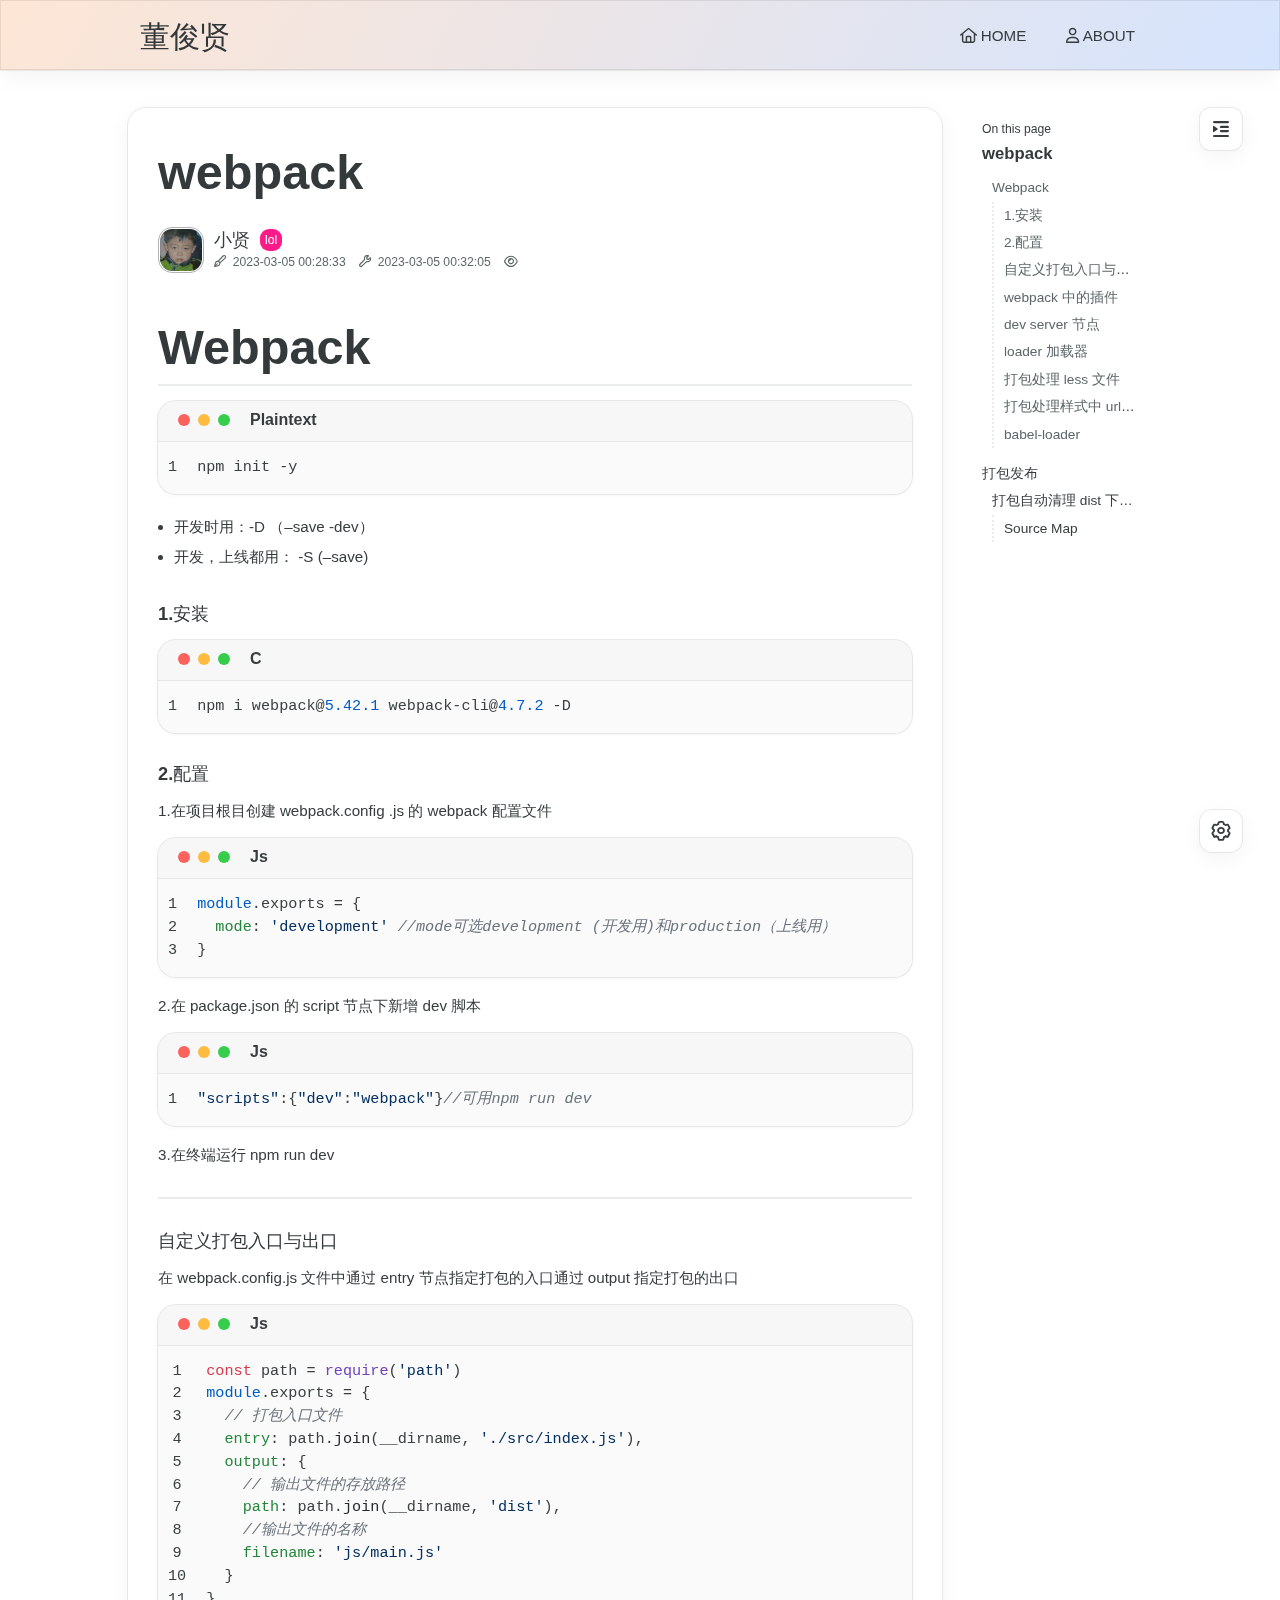
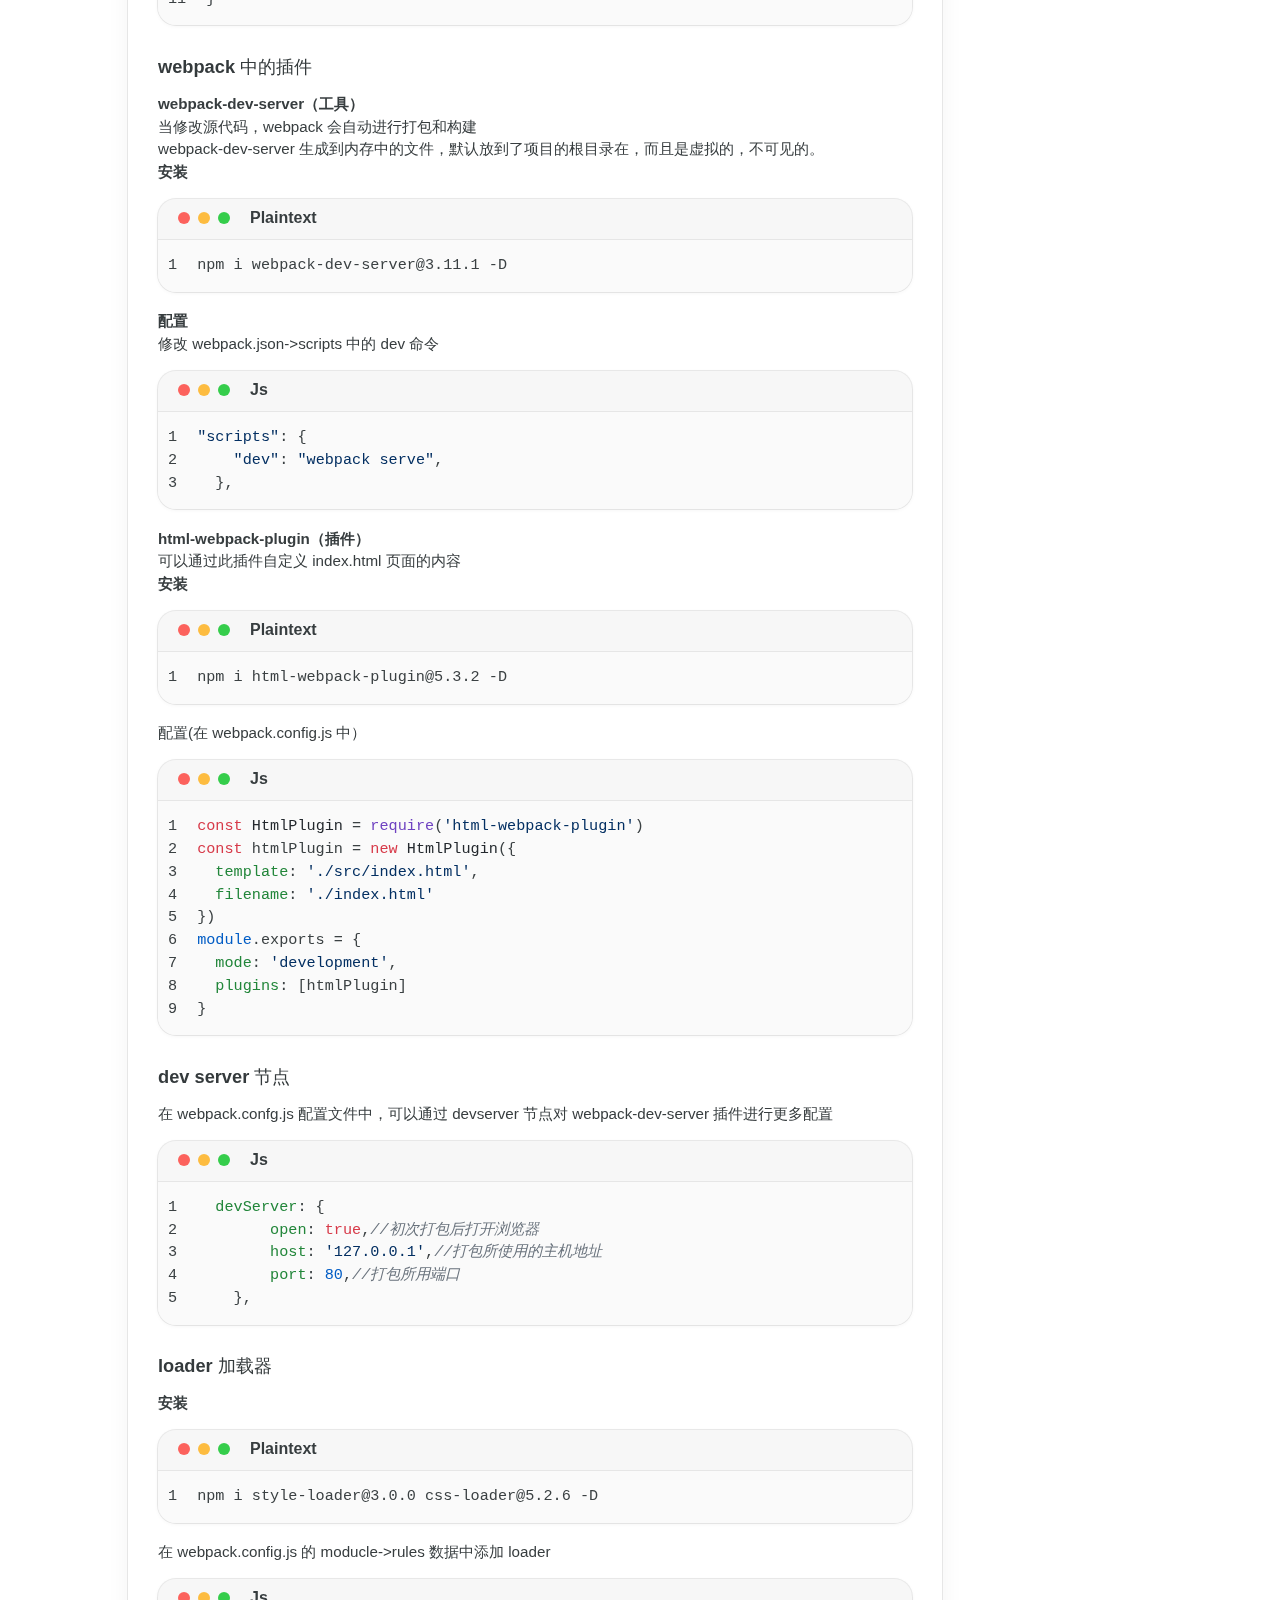
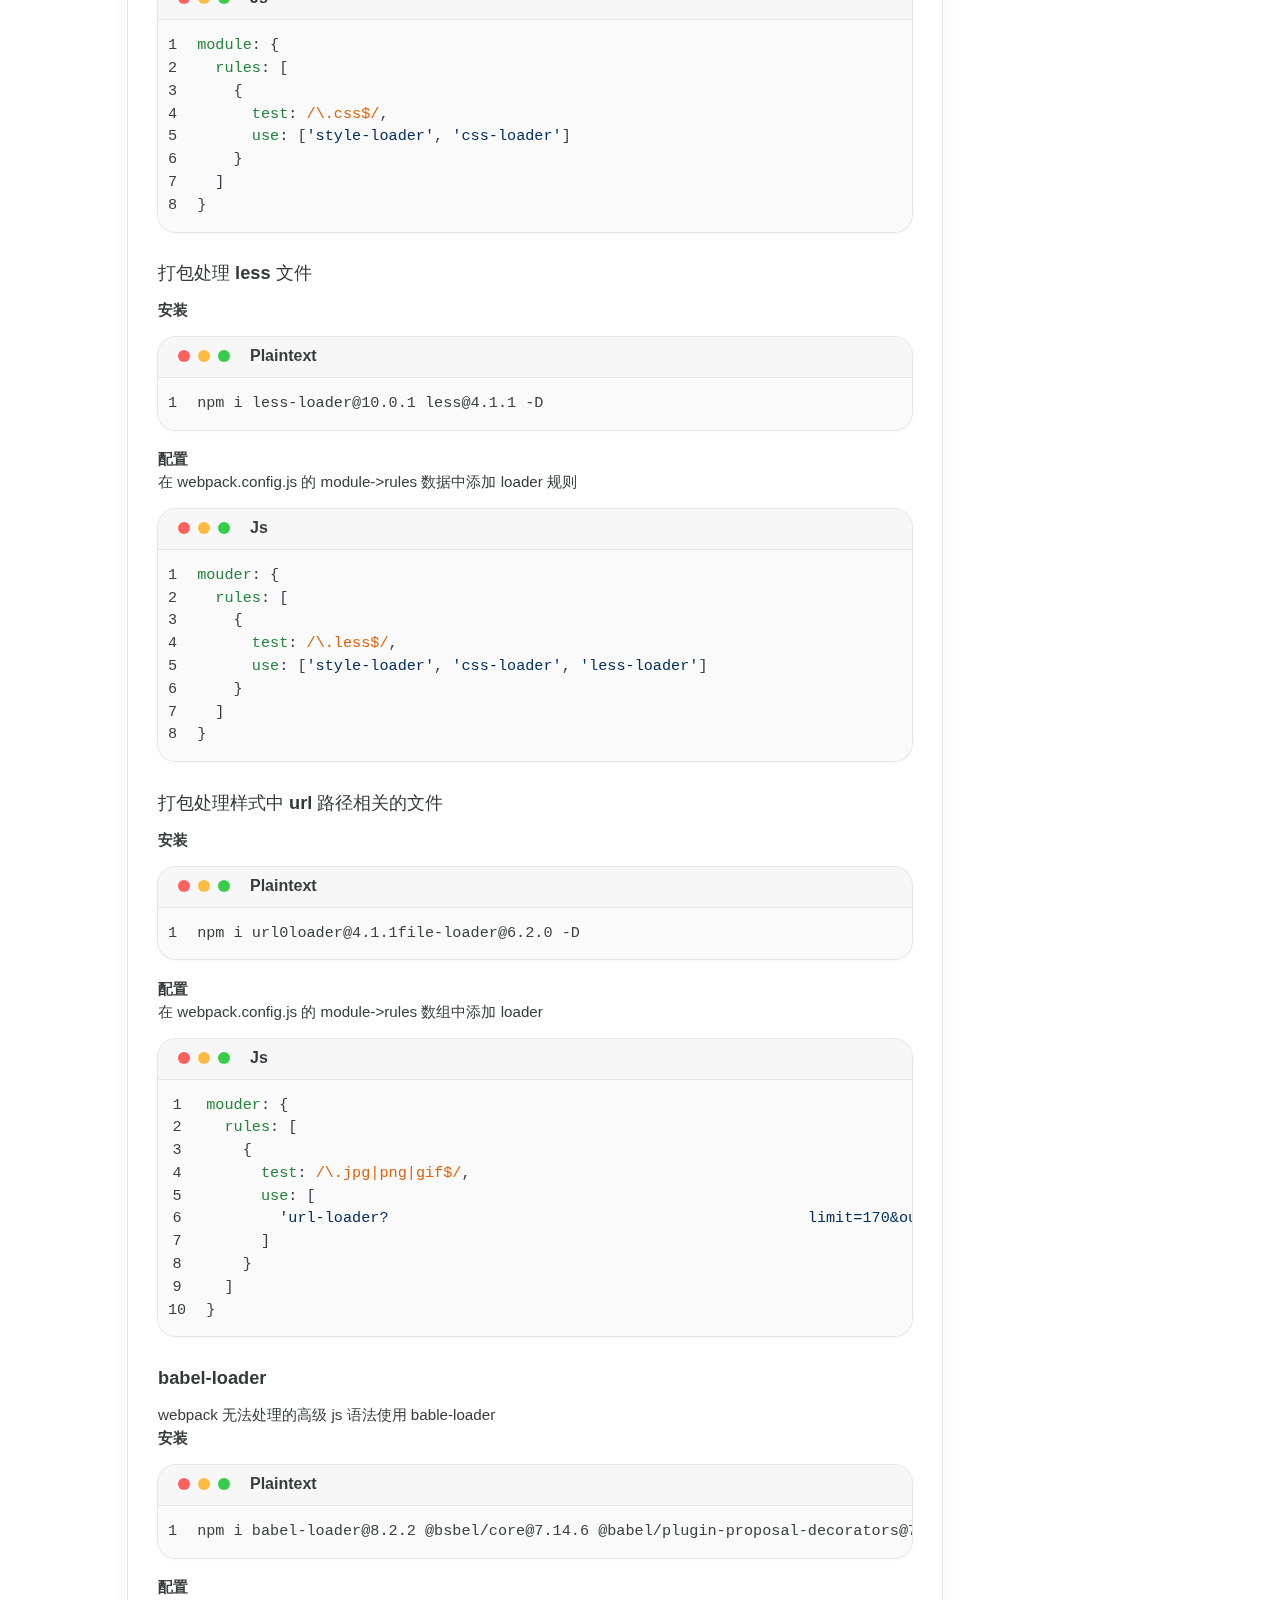
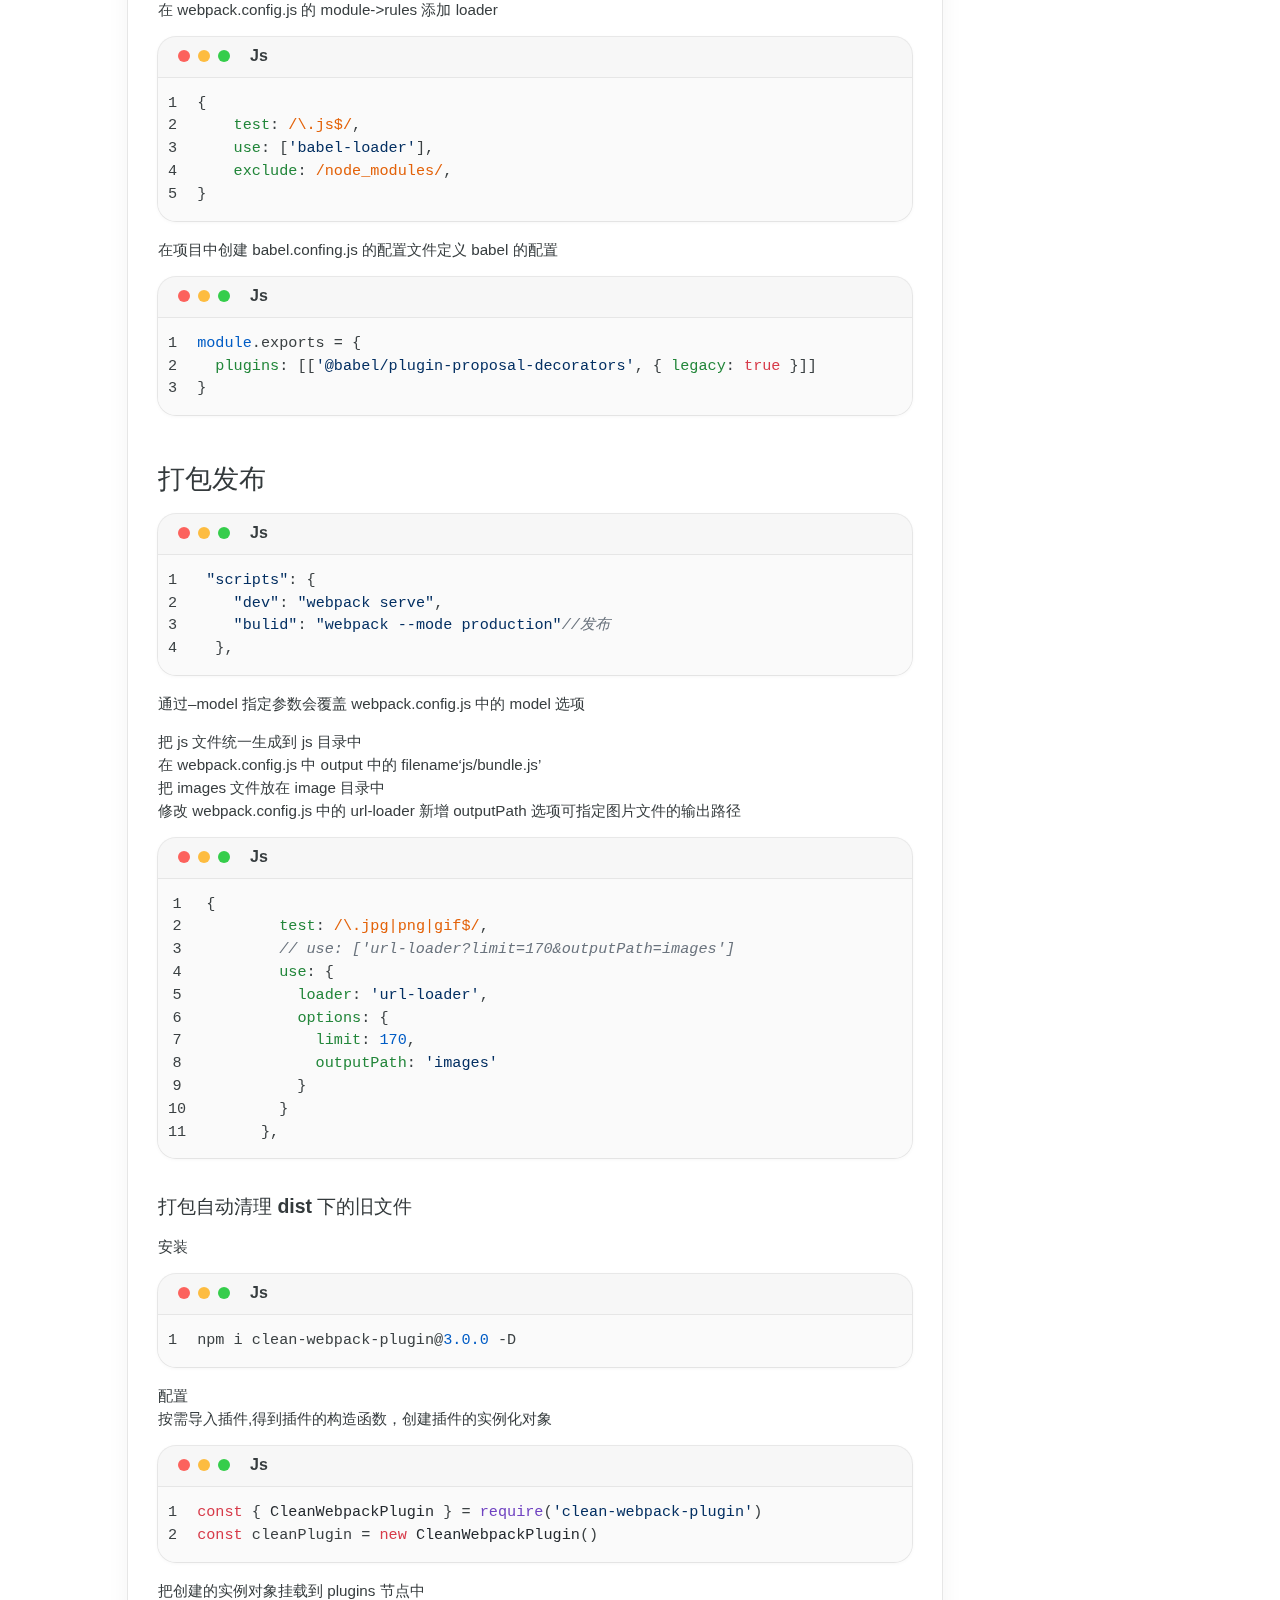
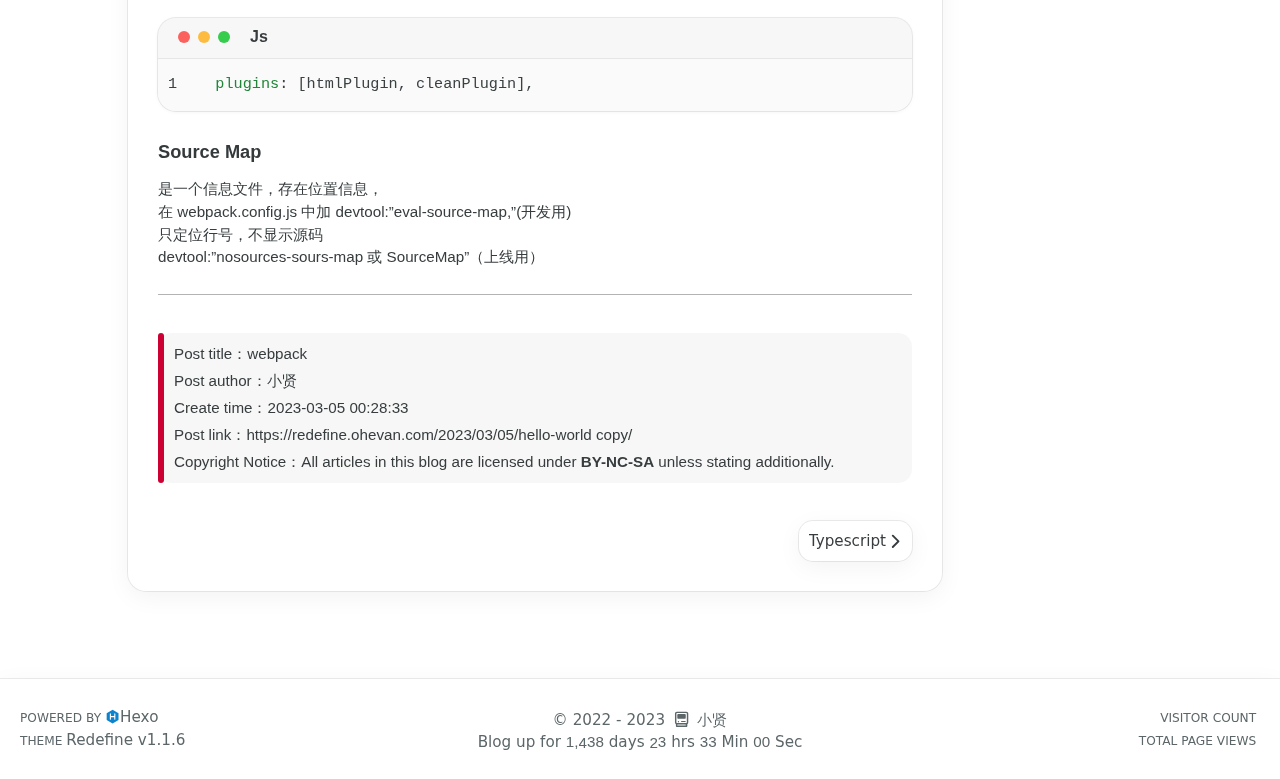
<file: 2023/03/05/hello-world copy/index.html>
<!DOCTYPE html>
<html lang="en">
<head>
    <meta charset="utf-8">
    <meta name="viewport" content="width=device-width, initial-scale=1">
    <meta name="keywords" content="Hexo Theme Redefine">
    <meta name="description" content="Hexo Theme Redefine">
    <meta name="author" content="小贤">
    <link rel="apple-touch-icon" sizes="180x180" href="/images/apple-touch-icon-redefine.png">
    <!--- Seo Part-->
    
    <link rel="canonical" href="http://example.com/2023/03/05/hello-world copy/"/>
    <meta name="robots" content="index,follow">
    <meta name="googlebot" content="index,follow">
    <meta name="revisit-after" content="1 days">
    <meta property="og:type" content="article">
    <meta property="og:title" content="webpack">
    <meta property="og:description" content="Hexo Theme Redefine">
    <meta property="og:url" content="http://example.com2023/03/05/hello-world copy/">
    <meta property="og:image" content="/images/icon.png">
    <meta property="og:site_name" content="董俊贤">
    <meta name="twitter:card" content="summary_large_image">
    <meta name="twitter:title" content="webpack">
    <meta name="twitter:description" content="Hexo Theme Redefine">
    <meta name="twitter:image" content="/images/icon.png">
    <!--- Icon Part-->
    <link rel="icon" type="image/png" href="/images/icon.png" sizes="192x192">
    <link rel="apple-touch-icon" sizes="180x180" href="/images/icon.png">
    <meta name="theme-color" content="rgb(255, 0, 125)">
    <link rel="shortcut icon" href="/images/icon.png">
    
    <title>
        
            webpack -
        
        董俊贤
    </title>
    
<link rel="stylesheet" href="/css/style.css">

    
<link rel="stylesheet" href="/assets/fonts.css">

    
    
    
    
    <script id="hexo-configurations">
    let REDEFINE = window.REDEFINE || {};
    REDEFINE.hexo_config = {"hostname":"example.com","root":"/","language":"en"};
    REDEFINE.theme_config = {"toc":{"enable":true,"number":false,"expand_all":true,"init_open":true},"style":{"primary_color":"rgb(255, 0, 125)","avatar":"/images/12.jpg","favicon":"/images/icon.png","article_img_align":"center","right_side_width":"210px","content_max_width":"1000px","nav_color":{"left":"#f78736","right":"#367df7","transparency":35},"hover":{"shadow":true,"scale":true},"first_screen":{"enable":true,"background_image":{"light":"/images/d_blogs.jpeg","dark":"/images/l_blogs.jpg"},"title_color":{"light":"#000","dark":"#fff"},"description":"个人博客","custom_font":{"enable":false,"font_family":null,"font_url":null}},"scroll":{"progress_bar":{"enable":true},"percent":{"enable":true}}},"local_search":{"enable":false,"preload":true},"code_block":{"copy":true,"style":"mac","custom_font":{"enable":false,"font_family":null,"font_url":null}},"pjax":{"enable":true},"lazyload":{"enable":true},"version":"1.1.6","friend_links":{"columns":2},"home_article":{"date_format":"auto","category":{"enable":true,"limit":3},"tag":{"enable":true,"limit":3}},"plugins":{"aplayer":{"enable":false,"audio":[{"name":null,"artist":null,"url":null,"cover":null},{"name":null,"artist":null,"url":null,"cover":null}]}}};
    REDEFINE.language_ago = {"second":"%s seconds ago","minute":"%s minutes ago","hour":"%s hours ago","day":"%s days ago","week":"%s weeks ago","month":"%s months ago","year":"%s years ago"};
  </script>
    
    
<link rel="stylesheet" href="/fontawesome/fontawesome.min.css">

    
<link rel="stylesheet" href="/fontawesome/brands.min.css">

    
<link rel="stylesheet" href="/fontawesome/solid.min.css">

    
<link rel="stylesheet" href="/fontawesome/regular.min.css">

    
    
    
    
<meta name="generator" content="Hexo 5.4.2"></head>


<body>
<div class="progress-bar-container">
    
        <span class="scroll-progress-bar"></span>
    

    
        <span class="pjax-progress-bar"></span>
        <span class="pjax-progress-icon">
            <i class="fa-solid fa-circle-notch fa-spin"></i>
        </span>
    
</div>


<main class="page-container">

    

    <div class="page-main-content">

        <div class="page-main-content-top">
            <header class="menu-wrapper">
    
    <div class="menu-content">
        <div class="left">
            
            <a class="logo-title" href="/">
                
                董俊贤
                
            </a>
        </div>

        <div class="right">
            <!-- PC -->
            <div class="pc">
                <ul class="menu-list">
                    
                        
                            <li class="menu-item">
                                <!-- Menu -->
                                <a class="" 
                                    href="/"  >
                                    
                                        
                                            <i class="fa-regular fa-house"></i>
                                        
                                        HOME
                                    
                                </a>
                                <!-- Submenu -->
                                
                            </li>
                    
                        
                            <li class="menu-item">
                                <!-- Menu -->
                                <a class="" 
                                    href="/about"  >
                                    
                                        
                                            <i class="fa-regular fa-user"></i>
                                        
                                        ABOUT
                                    
                                </a>
                                <!-- Submenu -->
                                
                            </li>
                    
                    
                </ul>
            </div>
            <!-- Mobile -->
            <div class="mobile">
                
                <div class="icon-item menu-bar">
                    <div class="menu-bar-middle"></div>
                </div>
            </div>
        </div>
    </div>

    <!-- Mobile drawer -->
    <div class="menu-drawer">
        <ul class="drawer-menu-list">
            
                
                    <li class="drawer-menu-item flex-center">
                        <a class="" 
                        href="/"  >
                             
                                
                                    <i class="fa-regular fa-house"></i>
                                
                                HOME
                            
                        </a>
                    </li>
                    <!-- Submenu -->
                    
            
                
                    <li class="drawer-menu-item flex-center">
                        <a class="" 
                        href="/about"  >
                             
                                
                                    <i class="fa-regular fa-user"></i>
                                
                                ABOUT
                            
                        </a>
                    </li>
                    <!-- Submenu -->
                    
            

        </ul>
    </div>

    <div class="window-mask"></div>

</header>


        </div>

        <div class="page-main-content-middle">

            <div class="main-content">

                
                    <div class="fade-in-down-animation">
    <div class="post-page-container">
        <div class="article-content-container">

            
            
                <div class="article-title">
                    <h1 class="article-title-regular">webpack</h1>
                </div>
            
                
            

            
                <div class="article-header">
                    <div class="avatar">
                        <img src="/images/12.jpg">
                    </div>
                    <div class="info">
                        <div class="author">
                            <span class="name">小贤</span>
                            
                                <span class="author-label">lol</span>
                            
                        </div>
                        <div class="meta-info">
                            <div class="article-meta-info">
    <span class="article-date article-meta-item">
        <i class="fa-regular fa-pen-fancy"></i>&nbsp;
        <span class="pc">2023-03-05 00:28:33</span>
        <span class="mobile">2023-03-05 00:28</span>
        <span class="hover-info">Created</span>
    </span>
    
        <span class="article-date article-meta-item">
            <i class="fa-regular fa-wrench"></i>&nbsp;
            <span class="pc">2023-03-05 00:32:05</span>
            <span class="mobile">2023-03-05 00:32</span>
            <span class="hover-info">Updated</span>
        </span>
    

    
    

    
    
    
    
        <span class="article-pv article-meta-item">
            <i class="fa-regular fa-eye"></i>&nbsp;<span id="busuanzi_value_page_pv"></span>
        </span>
    
</div>

                        </div>
                    </div>
                </div>
            

            <div class="article-content markdown-body">
                <h1 id="Webpack"><a href="#Webpack" class="headerlink" title="Webpack"></a>Webpack</h1><div class="highlight-container" data-rel="Plaintext"><figure class="iseeu highlight plaintext"><table><tr><td class="gutter"><pre><span class="line">1</span><br></pre></td><td class="code"><pre><span class="line">npm init -y</span><br></pre></td></tr></table></figure></div>

<ul>
<li>开发时用：-D （–save -dev）</li>
<li>开发，上线都用： -S (–save)</li>
</ul>
<h6 id="1-安装"><a href="#1-安装" class="headerlink" title="1.安装"></a>1.安装</h6><div class="highlight-container" data-rel="C"><figure class="iseeu highlight c"><table><tr><td class="gutter"><pre><span class="line">1</span><br></pre></td><td class="code"><pre><span class="line">npm i webpack@<span class="number">5.42</span><span class="number">.1</span> webpack-cli@<span class="number">4.7</span><span class="number">.2</span> -D</span><br></pre></td></tr></table></figure></div>

<h6 id="2-配置"><a href="#2-配置" class="headerlink" title="2.配置"></a>2.配置</h6><p>1.在项目根目创建 webpack.config .js 的 webpack 配置文件</p>
<div class="highlight-container" data-rel="Js"><figure class="iseeu highlight js"><table><tr><td class="gutter"><pre><span class="line">1</span><br><span class="line">2</span><br><span class="line">3</span><br></pre></td><td class="code"><pre><span class="line"><span class="variable language_">module</span>.<span class="property">exports</span> = &#123;</span><br><span class="line">  <span class="attr">mode</span>: <span class="string">&#x27;development&#x27;</span> <span class="comment">//mode可选development (开发用)和production（上线用）</span></span><br><span class="line">&#125;</span><br></pre></td></tr></table></figure></div>

<p>2.在 package.json 的 script 节点下新增 dev 脚本</p>
<div class="highlight-container" data-rel="Js"><figure class="iseeu highlight js"><table><tr><td class="gutter"><pre><span class="line">1</span><br></pre></td><td class="code"><pre><span class="line"><span class="string">&quot;scripts&quot;</span>:&#123;<span class="string">&quot;dev&quot;</span>:<span class="string">&quot;webpack&quot;</span>&#125;<span class="comment">//可用npm run dev</span></span><br></pre></td></tr></table></figure></div>

<p>3.在终端运行 npm run dev</p>
<hr>
<h6 id="自定义打包入口与出口"><a href="#自定义打包入口与出口" class="headerlink" title="自定义打包入口与出口"></a>自定义打包入口与出口</h6><p>在 webpack.config.js 文件中通过 entry 节点指定打包的入口通过 output 指定打包的出口</p>
<div class="highlight-container" data-rel="Js"><figure class="iseeu highlight js"><table><tr><td class="gutter"><pre><span class="line">1</span><br><span class="line">2</span><br><span class="line">3</span><br><span class="line">4</span><br><span class="line">5</span><br><span class="line">6</span><br><span class="line">7</span><br><span class="line">8</span><br><span class="line">9</span><br><span class="line">10</span><br><span class="line">11</span><br></pre></td><td class="code"><pre><span class="line"><span class="keyword">const</span> path = <span class="built_in">require</span>(<span class="string">&#x27;path&#x27;</span>)</span><br><span class="line"><span class="variable language_">module</span>.<span class="property">exports</span> = &#123;</span><br><span class="line">  <span class="comment">// 打包入口文件</span></span><br><span class="line">  <span class="attr">entry</span>: path.<span class="title function_">join</span>(__dirname, <span class="string">&#x27;./src/index.js&#x27;</span>),</span><br><span class="line">  <span class="attr">output</span>: &#123;</span><br><span class="line">    <span class="comment">// 输出文件的存放路径</span></span><br><span class="line">    <span class="attr">path</span>: path.<span class="title function_">join</span>(__dirname, <span class="string">&#x27;dist&#x27;</span>),</span><br><span class="line">    <span class="comment">//输出文件的名称</span></span><br><span class="line">    <span class="attr">filename</span>: <span class="string">&#x27;js/main.js&#x27;</span></span><br><span class="line">  &#125;</span><br><span class="line">&#125;</span><br></pre></td></tr></table></figure></div>

<h6 id="webpack-中的插件"><a href="#webpack-中的插件" class="headerlink" title="webpack 中的插件"></a>webpack 中的插件</h6><p><strong>webpack-dev-server（工具）</strong><br>当修改源代码，webpack 会自动进行打包和构建<br>webpack-dev-server 生成到内存中的文件，默认放到了项目的根目录在，而且是虚拟的，不可见的。<br><strong>安装</strong></p>
<div class="highlight-container" data-rel="Plaintext"><figure class="iseeu highlight plaintext"><table><tr><td class="gutter"><pre><span class="line">1</span><br></pre></td><td class="code"><pre><span class="line">npm i webpack-dev-server@3.11.1 -D</span><br></pre></td></tr></table></figure></div>

<p><strong>配置</strong><br>修改 webpack.json-&gt;scripts 中的 dev 命令</p>
<div class="highlight-container" data-rel="Js"><figure class="iseeu highlight js"><table><tr><td class="gutter"><pre><span class="line">1</span><br><span class="line">2</span><br><span class="line">3</span><br></pre></td><td class="code"><pre><span class="line"><span class="string">&quot;scripts&quot;</span>: &#123;</span><br><span class="line">    <span class="string">&quot;dev&quot;</span>: <span class="string">&quot;webpack serve&quot;</span>,</span><br><span class="line">  &#125;,</span><br></pre></td></tr></table></figure></div>

<p><strong>html-webpack-plugin（插件）</strong><br>可以通过此插件自定义 index.html 页面的内容<br><strong>安装</strong></p>
<div class="highlight-container" data-rel="Plaintext"><figure class="iseeu highlight plaintext"><table><tr><td class="gutter"><pre><span class="line">1</span><br></pre></td><td class="code"><pre><span class="line">npm i html-webpack-plugin@5.3.2 -D</span><br></pre></td></tr></table></figure></div>

<p>配置(在 webpack.config.js 中）</p>
<div class="highlight-container" data-rel="Js"><figure class="iseeu highlight js"><table><tr><td class="gutter"><pre><span class="line">1</span><br><span class="line">2</span><br><span class="line">3</span><br><span class="line">4</span><br><span class="line">5</span><br><span class="line">6</span><br><span class="line">7</span><br><span class="line">8</span><br><span class="line">9</span><br></pre></td><td class="code"><pre><span class="line"><span class="keyword">const</span> <span class="title class_">HtmlPlugin</span> = <span class="built_in">require</span>(<span class="string">&#x27;html-webpack-plugin&#x27;</span>)</span><br><span class="line"><span class="keyword">const</span> htmlPlugin = <span class="keyword">new</span> <span class="title class_">HtmlPlugin</span>(&#123;</span><br><span class="line">  <span class="attr">template</span>: <span class="string">&#x27;./src/index.html&#x27;</span>,</span><br><span class="line">  <span class="attr">filename</span>: <span class="string">&#x27;./index.html&#x27;</span></span><br><span class="line">&#125;)</span><br><span class="line"><span class="variable language_">module</span>.<span class="property">exports</span> = &#123;</span><br><span class="line">  <span class="attr">mode</span>: <span class="string">&#x27;development&#x27;</span>,</span><br><span class="line">  <span class="attr">plugins</span>: [htmlPlugin]</span><br><span class="line">&#125;</span><br></pre></td></tr></table></figure></div>

<h6 id="dev-server-节点"><a href="#dev-server-节点" class="headerlink" title="dev server 节点"></a>dev server 节点</h6><p>在 webpack.confg.js 配置文件中，可以通过 devserver 节点对 webpack-dev-server 插件进行更多配置</p>
<div class="highlight-container" data-rel="Js"><figure class="iseeu highlight js"><table><tr><td class="gutter"><pre><span class="line">1</span><br><span class="line">2</span><br><span class="line">3</span><br><span class="line">4</span><br><span class="line">5</span><br></pre></td><td class="code"><pre><span class="line">  <span class="attr">devServer</span>: &#123;</span><br><span class="line">        <span class="attr">open</span>: <span class="literal">true</span>,<span class="comment">//初次打包后打开浏览器</span></span><br><span class="line">        <span class="attr">host</span>: <span class="string">&#x27;127.0.0.1&#x27;</span>,<span class="comment">//打包所使用的主机地址</span></span><br><span class="line">        <span class="attr">port</span>: <span class="number">80</span>,<span class="comment">//打包所用端口</span></span><br><span class="line">    &#125;,</span><br></pre></td></tr></table></figure></div>

<h6 id="loader-加载器"><a href="#loader-加载器" class="headerlink" title="loader 加载器"></a>loader 加载器</h6><p><strong>安装</strong></p>
<div class="highlight-container" data-rel="Plaintext"><figure class="iseeu highlight plaintext"><table><tr><td class="gutter"><pre><span class="line">1</span><br></pre></td><td class="code"><pre><span class="line">npm i style-loader@3.0.0 css-loader@5.2.6 -D</span><br></pre></td></tr></table></figure></div>

<p>在 webpack.config.js 的 moducle-&gt;rules 数据中添加 loader</p>
<div class="highlight-container" data-rel="Js"><figure class="iseeu highlight js"><table><tr><td class="gutter"><pre><span class="line">1</span><br><span class="line">2</span><br><span class="line">3</span><br><span class="line">4</span><br><span class="line">5</span><br><span class="line">6</span><br><span class="line">7</span><br><span class="line">8</span><br></pre></td><td class="code"><pre><span class="line"><span class="attr">module</span>: &#123;</span><br><span class="line">  <span class="attr">rules</span>: [</span><br><span class="line">    &#123;</span><br><span class="line">      <span class="attr">test</span>: <span class="regexp">/\.css$/</span>,</span><br><span class="line">      <span class="attr">use</span>: [<span class="string">&#x27;style-loader&#x27;</span>, <span class="string">&#x27;css-loader&#x27;</span>]</span><br><span class="line">    &#125;</span><br><span class="line">  ]</span><br><span class="line">&#125;</span><br></pre></td></tr></table></figure></div>

<h6 id="打包处理-less-文件"><a href="#打包处理-less-文件" class="headerlink" title="打包处理 less 文件"></a>打包处理 less 文件</h6><p><strong>安装</strong></p>
<div class="highlight-container" data-rel="Plaintext"><figure class="iseeu highlight plaintext"><table><tr><td class="gutter"><pre><span class="line">1</span><br></pre></td><td class="code"><pre><span class="line">npm i less-loader@10.0.1 less@4.1.1 -D</span><br></pre></td></tr></table></figure></div>

<p><strong>配置</strong><br>在 webpack.config.js 的 module-&gt;rules 数据中添加 loader 规则</p>
<div class="highlight-container" data-rel="Js"><figure class="iseeu highlight js"><table><tr><td class="gutter"><pre><span class="line">1</span><br><span class="line">2</span><br><span class="line">3</span><br><span class="line">4</span><br><span class="line">5</span><br><span class="line">6</span><br><span class="line">7</span><br><span class="line">8</span><br></pre></td><td class="code"><pre><span class="line"><span class="attr">mouder</span>: &#123;</span><br><span class="line">  <span class="attr">rules</span>: [</span><br><span class="line">    &#123;</span><br><span class="line">      <span class="attr">test</span>: <span class="regexp">/\.less$/</span>,</span><br><span class="line">      <span class="attr">use</span>: [<span class="string">&#x27;style-loader&#x27;</span>, <span class="string">&#x27;css-loader&#x27;</span>, <span class="string">&#x27;less-loader&#x27;</span>]</span><br><span class="line">    &#125;</span><br><span class="line">  ]</span><br><span class="line">&#125;</span><br></pre></td></tr></table></figure></div>

<h6 id="打包处理样式中-url-路径相关的文件"><a href="#打包处理样式中-url-路径相关的文件" class="headerlink" title="打包处理样式中 url 路径相关的文件"></a>打包处理样式中 url 路径相关的文件</h6><p><strong>安装</strong></p>
<div class="highlight-container" data-rel="Plaintext"><figure class="iseeu highlight plaintext"><table><tr><td class="gutter"><pre><span class="line">1</span><br></pre></td><td class="code"><pre><span class="line">npm i url0loader@4.1.1file-loader@6.2.0 -D</span><br></pre></td></tr></table></figure></div>

<p><strong>配置</strong><br>在 webpack.config.js 的 module-&gt;rules 数组中添加 loader</p>
<div class="highlight-container" data-rel="Js"><figure class="iseeu highlight js"><table><tr><td class="gutter"><pre><span class="line">1</span><br><span class="line">2</span><br><span class="line">3</span><br><span class="line">4</span><br><span class="line">5</span><br><span class="line">6</span><br><span class="line">7</span><br><span class="line">8</span><br><span class="line">9</span><br><span class="line">10</span><br></pre></td><td class="code"><pre><span class="line"><span class="attr">mouder</span>: &#123;</span><br><span class="line">  <span class="attr">rules</span>: [</span><br><span class="line">    &#123;</span><br><span class="line">      <span class="attr">test</span>: <span class="regexp">/\.jpg|png|gif$/</span>,</span><br><span class="line">      <span class="attr">use</span>: [</span><br><span class="line">        <span class="string">&#x27;url-loader?                                              limit=170&amp;outputPath=images&#x27;</span></span><br><span class="line">      ]</span><br><span class="line">    &#125;</span><br><span class="line">  ]</span><br><span class="line">&#125;</span><br></pre></td></tr></table></figure></div>

<h6 id="babel-loader"><a href="#babel-loader" class="headerlink" title="babel-loader"></a>babel-loader</h6><p>webpack 无法处理的高级 js 语法使用 bable-loader<br><strong>安装</strong></p>
<div class="highlight-container" data-rel="Plaintext"><figure class="iseeu highlight plaintext"><table><tr><td class="gutter"><pre><span class="line">1</span><br></pre></td><td class="code"><pre><span class="line">npm i babel-loader@8.2.2 @bsbel/core@7.14.6 @babel/plugin-proposal-decorators@7.14.5 -D</span><br></pre></td></tr></table></figure></div>

<p><strong>配置</strong><br>在 webpack.config.js 的 module-&gt;rules 添加 loader</p>
<div class="highlight-container" data-rel="Js"><figure class="iseeu highlight js"><table><tr><td class="gutter"><pre><span class="line">1</span><br><span class="line">2</span><br><span class="line">3</span><br><span class="line">4</span><br><span class="line">5</span><br></pre></td><td class="code"><pre><span class="line">&#123;</span><br><span class="line">    <span class="attr">test</span>: <span class="regexp">/\.js$/</span>,</span><br><span class="line">    <span class="attr">use</span>: [<span class="string">&#x27;babel-loader&#x27;</span>],</span><br><span class="line">    <span class="attr">exclude</span>: <span class="regexp">/node_modules/</span>,</span><br><span class="line">&#125;</span><br></pre></td></tr></table></figure></div>

<p>在项目中创建 babel.confing.js 的配置文件定义 babel 的配置</p>
<div class="highlight-container" data-rel="Js"><figure class="iseeu highlight js"><table><tr><td class="gutter"><pre><span class="line">1</span><br><span class="line">2</span><br><span class="line">3</span><br></pre></td><td class="code"><pre><span class="line"><span class="variable language_">module</span>.<span class="property">exports</span> = &#123;</span><br><span class="line">  <span class="attr">plugins</span>: [[<span class="string">&#x27;@babel/plugin-proposal-decorators&#x27;</span>, &#123; <span class="attr">legacy</span>: <span class="literal">true</span> &#125;]]</span><br><span class="line">&#125;</span><br></pre></td></tr></table></figure></div>

<h3 id="打包发布"><a href="#打包发布" class="headerlink" title="打包发布"></a>打包发布</h3><div class="highlight-container" data-rel="Js"><figure class="iseeu highlight js"><table><tr><td class="gutter"><pre><span class="line">1</span><br><span class="line">2</span><br><span class="line">3</span><br><span class="line">4</span><br></pre></td><td class="code"><pre><span class="line"> <span class="string">&quot;scripts&quot;</span>: &#123;</span><br><span class="line">    <span class="string">&quot;dev&quot;</span>: <span class="string">&quot;webpack serve&quot;</span>,</span><br><span class="line">    <span class="string">&quot;bulid&quot;</span>: <span class="string">&quot;webpack --mode production&quot;</span><span class="comment">//发布</span></span><br><span class="line">  &#125;,</span><br></pre></td></tr></table></figure></div>

<p>通过–model 指定参数会覆盖 webpack.config.js 中的 model 选项</p>
<p>把 js 文件统一生成到 js 目录中<br>在 webpack.config.js 中 output 中的 filename‘js/bundle.js’<br>把 images 文件放在 image 目录中<br>修改 webpack.config.js 中的 url-loader 新增 outputPath 选项可指定图片文件的输出路径</p>
<div class="highlight-container" data-rel="Js"><figure class="iseeu highlight js"><table><tr><td class="gutter"><pre><span class="line">1</span><br><span class="line">2</span><br><span class="line">3</span><br><span class="line">4</span><br><span class="line">5</span><br><span class="line">6</span><br><span class="line">7</span><br><span class="line">8</span><br><span class="line">9</span><br><span class="line">10</span><br><span class="line">11</span><br></pre></td><td class="code"><pre><span class="line">&#123;</span><br><span class="line">        <span class="attr">test</span>: <span class="regexp">/\.jpg|png|gif$/</span>,</span><br><span class="line">        <span class="comment">// use: [&#x27;url-loader?limit=170&amp;outputPath=images&#x27;]</span></span><br><span class="line">        <span class="attr">use</span>: &#123;</span><br><span class="line">          <span class="attr">loader</span>: <span class="string">&#x27;url-loader&#x27;</span>,</span><br><span class="line">          <span class="attr">options</span>: &#123;</span><br><span class="line">            <span class="attr">limit</span>: <span class="number">170</span>,</span><br><span class="line">            <span class="attr">outputPath</span>: <span class="string">&#x27;images&#x27;</span></span><br><span class="line">          &#125;</span><br><span class="line">        &#125;</span><br><span class="line">      &#125;,</span><br></pre></td></tr></table></figure></div>

<h5 id="打包自动清理-dist-下的旧文件"><a href="#打包自动清理-dist-下的旧文件" class="headerlink" title="打包自动清理 dist 下的旧文件"></a>打包自动清理 dist 下的旧文件</h5><p>安装</p>
<div class="highlight-container" data-rel="Js"><figure class="iseeu highlight js"><table><tr><td class="gutter"><pre><span class="line">1</span><br></pre></td><td class="code"><pre><span class="line">npm i clean-webpack-plugin@<span class="number">3.0</span><span class="number">.0</span> -D</span><br></pre></td></tr></table></figure></div>

<p>配置<br>按需导入插件,得到插件的构造函数，创建插件的实例化对象</p>
<div class="highlight-container" data-rel="Js"><figure class="iseeu highlight js"><table><tr><td class="gutter"><pre><span class="line">1</span><br><span class="line">2</span><br></pre></td><td class="code"><pre><span class="line"><span class="keyword">const</span> &#123; <span class="title class_">CleanWebpackPlugin</span> &#125; = <span class="built_in">require</span>(<span class="string">&#x27;clean-webpack-plugin&#x27;</span>)</span><br><span class="line"><span class="keyword">const</span> cleanPlugin = <span class="keyword">new</span> <span class="title class_">CleanWebpackPlugin</span>()</span><br></pre></td></tr></table></figure></div>

<p>把创建的实例对象挂载到 plugins 节点中</p>
<div class="highlight-container" data-rel="Js"><figure class="iseeu highlight js"><table><tr><td class="gutter"><pre><span class="line">1</span><br></pre></td><td class="code"><pre><span class="line">  <span class="attr">plugins</span>: [htmlPlugin, cleanPlugin],</span><br></pre></td></tr></table></figure></div>

<h6 id="Source-Map"><a href="#Source-Map" class="headerlink" title="Source Map"></a>Source Map</h6><p>是一个信息文件，存在位置信息，<br>在 webpack.config.js 中加 devtool:”eval-source-map,”(开发用)<br>只定位行号，不显示源码<br>devtool:”nosources-sours-map 或 SourceMap”（上线用）</p>

            </div>

            
                <div class="post-copyright-info">
                    <div class="article-copyright-info-container">
    <ul>
        <li>Post title：webpack</li>
        <li>Post author：小贤</li>
        <li>Create time：2023-03-05 00:28:33</li>
        <li>
            Post link：https://redefine.ohevan.com/2023/03/05/hello-world copy/
        </li>
        <li>
            Copyright Notice：All articles in this blog are licensed under <a class="license" target="_blank" rel="noopener" href="https://creativecommons.org/licenses/by-nc-sa/4.0/deed.zh">BY-NC-SA</a> unless stating additionally.
        </li>
    </ul>
</div>

                </div>
            

            

            

            
                <div class="article-nav">
                    
                    
                        <div class="article-next">
                            <a class="next"
                            rel="next"
                            href="/2023/03/04/hello-world/"
                            >
                                <span class="title flex-center">
                                    <span class="post-nav-title-item">Typescript</span>
                                    <span class="post-nav-item">Next posts</span>
                                </span>
                                <span class="right arrow-icon flex-center">
                                    <i class="fa-solid fa-chevron-right"></i>
                                </span>
                            </a>
                        </div>
                    
                </div>
            


            
        </div>

        
            <div class="toc-content-container">
                <div class="post-toc-wrap">
    <div class="post-toc">
        <div class="toc-title">On this page</div>
        <div class="page-title">webpack</div>
        <ol class="nav"><li class="nav-item nav-level-1"><a class="nav-link" href="#Webpack"><span class="nav-text">Webpack</span></a><ol class="nav-child"><li class="nav-item nav-level-6"><a class="nav-link" href="#1-%E5%AE%89%E8%A3%85"><span class="nav-text">1.安装</span></a></li><li class="nav-item nav-level-6"><a class="nav-link" href="#2-%E9%85%8D%E7%BD%AE"><span class="nav-text">2.配置</span></a></li><li class="nav-item nav-level-6"><a class="nav-link" href="#%E8%87%AA%E5%AE%9A%E4%B9%89%E6%89%93%E5%8C%85%E5%85%A5%E5%8F%A3%E4%B8%8E%E5%87%BA%E5%8F%A3"><span class="nav-text">自定义打包入口与出口</span></a></li><li class="nav-item nav-level-6"><a class="nav-link" href="#webpack-%E4%B8%AD%E7%9A%84%E6%8F%92%E4%BB%B6"><span class="nav-text">webpack 中的插件</span></a></li><li class="nav-item nav-level-6"><a class="nav-link" href="#dev-server-%E8%8A%82%E7%82%B9"><span class="nav-text">dev server 节点</span></a></li><li class="nav-item nav-level-6"><a class="nav-link" href="#loader-%E5%8A%A0%E8%BD%BD%E5%99%A8"><span class="nav-text">loader 加载器</span></a></li><li class="nav-item nav-level-6"><a class="nav-link" href="#%E6%89%93%E5%8C%85%E5%A4%84%E7%90%86-less-%E6%96%87%E4%BB%B6"><span class="nav-text">打包处理 less 文件</span></a></li><li class="nav-item nav-level-6"><a class="nav-link" href="#%E6%89%93%E5%8C%85%E5%A4%84%E7%90%86%E6%A0%B7%E5%BC%8F%E4%B8%AD-url-%E8%B7%AF%E5%BE%84%E7%9B%B8%E5%85%B3%E7%9A%84%E6%96%87%E4%BB%B6"><span class="nav-text">打包处理样式中 url 路径相关的文件</span></a></li><li class="nav-item nav-level-6"><a class="nav-link" href="#babel-loader"><span class="nav-text">babel-loader</span></a></li></ol></li></ol></li></ol></li><li class="nav-item nav-level-3"><a class="nav-link" href="#%E6%89%93%E5%8C%85%E5%8F%91%E5%B8%83"><span class="nav-text">打包发布</span></a><ol class="nav-child"><li class="nav-item nav-level-5"><a class="nav-link" href="#%E6%89%93%E5%8C%85%E8%87%AA%E5%8A%A8%E6%B8%85%E7%90%86-dist-%E4%B8%8B%E7%9A%84%E6%97%A7%E6%96%87%E4%BB%B6"><span class="nav-text">打包自动清理 dist 下的旧文件</span></a><ol class="nav-child"><li class="nav-item nav-level-6"><a class="nav-link" href="#Source-Map"><span class="nav-text">Source Map</span></a></li></ol></li></ol></li></ol></li></ol></li></ol></li></ol>

    </div>
</div>
            </div>
        
    </div>
</div>


                

            </div>



        </div>

        <div class="page-main-content-bottom">
            <footer class="footer">
    <div class="info-container">
        <div class="copyright-info">
            &copy;
            
              <span>2022</span>
              -
            
            2023&nbsp;&nbsp;<i class="fa-regular fa-computer-classic"></i>&nbsp;&nbsp;<a href="/">小贤</a>
        </div>
        
            <script async data-pjax src="//busuanzi.ibruce.info/busuanzi/2.3/busuanzi.pure.mini.js"></script>
            <div class="website-count info-item">
                
                    <span id="busuanzi_container_site_uv" class="busuanzi_container_site_uv">
                        VISITOR COUNT&nbsp;<span id="busuanzi_value_site_uv" class="busuanzi_value_site_uv"></span>
                    </span>
                
                
                    <span id="busuanzi_container_site_pv" class="busuanzi_container_site_pv">
                        TOTAL PAGE VIEWS&nbsp;<span id="busuanzi_value_site_pv" class="busuanzi_value_site_pv"></span>
                    </span>
                
            </div>
        
        <div class="theme-info info-item">
            <span class="powered-by-container">POWERED BY <?xml version="1.0" encoding="utf-8"?><!DOCTYPE svg PUBLIC "-//W3C//DTD SVG 1.1//EN" "http://www.w3.org/Graphics/SVG/1.1/DTD/svg11.dtd"><svg version="1.1" id="圖層_1" xmlns="http://www.w3.org/2000/svg" xmlns:xlink="http://www.w3.org/1999/xlink" x="0px" y="0px" width="1rem" height="1rem" viewBox="0 0 512 512" enable-background="new 0 0 512 512" xml:space="preserve"><path fill="#0E83CD" d="M256.4,25.8l-200,115.5L56,371.5l199.6,114.7l200-115.5l0.4-230.2L256.4,25.8z M349,354.6l-18.4,10.7l-18.6-11V275H200v79.6l-18.4,10.7l-18.6-11v-197l18.5-10.6l18.5,10.8V237h112v-79.6l18.5-10.6l18.5,10.8V354.6z"/></svg><a target="_blank" href="https://hexo.io">Hexo</a></span>
                <br> 
            <span class="theme-version-container">THEME&nbsp;<a class="theme-version" target="_blank" href="https://github.com/EvanNotFound/hexo-theme-redefine">Redefine v1.1.6</a>
        </div>
        
        
        
            <div id="start_time_div" style="display:none">
                2022/8/17 11:45:14
            </div>
            <div>
                Blog up for <span class="odometer" id="runtime_days" ></span> days <span class="odometer" id="runtime_hours"></span> hrs <span class="odometer" id="runtime_minutes"></span> Min <span class="odometer" id="runtime_seconds"></span> Sec
            </div>
        
        
        
            <script async data-pjax>
                try {
                    function odometer_init() {
                    const elements = document.querySelectorAll('.odometer');
                    elements.forEach(el => {
                        new Odometer({
                            el,
                            format: '( ddd).dd',
                            duration: 200
                        });
                    });
                    }
                    odometer_init();
                } catch (error) {}
            </script>
        
        
        
    </div>  
</footer>
        </div>
    </div>

    
        <div class="post-tools">
            <div class="post-tools-container">
    <ul class="tools-list">
        <!-- TOC aside toggle -->
        
            <li class="right-bottom-tools page-aside-toggle">
                <i class="fa-regular fa-outdent"></i>
            </li>
        

        <!-- go comment -->
        
    </ul>
</div>

        </div>
    

    <div class="right-bottom-side-tools">
        <div class="side-tools-container">
    <ul class="unfolded-tools-list">
        <li class="right-bottom-tools tool-font-adjust-plus flex-center">
            <i class="fa-regular fa-magnifying-glass-plus"></i>
        </li>

        <li class="right-bottom-tools tool-font-adjust-minus flex-center">
            <i class="fa-regular fa-magnifying-glass-minus"></i>
        </li>

        <li class="right-bottom-tools tool-expand-width flex-center">
            <i class="fa-regular fa-expand"></i>
        </li>

        <li class="right-bottom-tools tool-dark-light-toggle flex-center">
            <i class="fa-regular fa-moon"></i>
        </li>

        <!-- rss -->
        

        

        <li class="right-bottom-tools tool-scroll-to-bottom flex-center">
            <i class="fa-regular fa-arrow-down"></i>
        </li>
    </ul>

    <ul class="folded-tools-list">
        <li class="right-bottom-tools tool-toggle-show flex-center">
            <i class="fa-regular fa-cog fa-spin"></i>
        </li>
        
            <li class="right-bottom-tools tool-scroll-to-top flex-center">
                <i class="arrow-up fas fa-arrow-up"></i>
                <span class="percent"></span>
            </li>
        
    </ul>
</div>

    </div>

    <div class="image-viewer-container">
    <img src="">
</div>


    


</main>




<script src="/js/utils.js"></script>

<script src="/js/main.js"></script>

<script src="/js/layouts/menu-shrink.js"></script>

<script src="/js/tools/go-top-bottom.js"></script>

<script src="/js/tools/dark-light-toggle.js"></script>





    
<script src="/js/tools/code-block.js"></script>




    
<script src="/js/layouts/lazyload.js"></script>




    
<script src="/js/tools/runtime.js"></script>

    
<script src="/js/layouts/odometer.min.js"></script>

    
<link rel="stylesheet" href="/assets/odometer-theme-minimal.css">





<div class="post-scripts pjax">
    
        
<script src="/js/tools/toc-toggle.js"></script>

<script src="/js/libs/anime.min.js"></script>

<script src="/js/layouts/toc.js"></script>

<script src="/js/plugins/tabs.js"></script>

    
    
</div>


    
<script src="/js/libs/pjax.min.js"></script>

<script>
    window.addEventListener('DOMContentLoaded', () => {
        window.pjax = new Pjax({
            selectors: [
                'head title',
                '.page-container',
                '.pjax'
            ],
            history: true,
            debug: false,
            cacheBust: false,
            timeout: 0,
            analytics: false,
            currentUrlFullReload: false,
            scrollRestoration: false,
            // scrollTo: true,
        });

        document.addEventListener('pjax:send', () => {
            REDEFINE.utils.pjaxProgressBarStart();
        });

        document.addEventListener('pjax:complete', () => {
            REDEFINE.utils.pjaxProgressBarEnd();
            window.pjax.executeScripts(document.querySelectorAll('script[data-pjax], .pjax script'));
            REDEFINE.refresh();
        });
    });
</script>




</body>
</html>
</file>
<file: css/style.css>
.fade-in-down-animation {
  animation-fill-mode: both;
  animation-duration: 1s;
  animation-name: fade-in-down;
  will-change: transform;
}
.title-hover-animation {
  display: inline-block;
  position: relative;
  border-bottom: none;
  line-height: 1.3;
  vertical-align: top;
  color: var(--second-text-color);
}
.title-hover-animation::before {
  content: "";
  position: absolute;
  width: 100%;
  height: 2px;
  bottom: -4px;
  left: 0;
  background-color: var(--second-text-color);
  visibility: hidden;
  transform: scaleX(0);
  transition-property: color, background, box-shadow, border-color, visibility, transform;
  transition-delay: 0s, 0s, 0s, 0s, 0s, 0s;
  transition-duration: 0.2s, 0.2s, 0.2s, 0.2s, 0.2s, 0.2s;
  transition-timing-function: ease, ease, ease, ease, ease-in-out, ease-in-out;
}
@-moz-keyframes fade-in-down {
  0% {
    opacity: 0;
    transform: translateY(-50px);
  }
  100% {
    opacity: 1;
    transform: translateY(0);
  }
}
@-webkit-keyframes fade-in-down {
  0% {
    opacity: 0;
    transform: translateY(-50px);
  }
  100% {
    opacity: 1;
    transform: translateY(0);
  }
}
@-o-keyframes fade-in-down {
  0% {
    opacity: 0;
    transform: translateY(-50px);
  }
  100% {
    opacity: 1;
    transform: translateY(0);
  }
}
@keyframes fade-in-down {
  0% {
    opacity: 0;
    transform: translateY(-50px);
  }
  100% {
    opacity: 1;
    transform: translateY(0);
  }
}
@-moz-keyframes icon-animate {
  0%, 100% {
    transform: scale(1);
  }
  10%, 30% {
    transform: scale(0.88);
  }
  20%, 40%, 60%, 80% {
    transform: scale(1.08);
  }
  50%, 70% {
    transform: scale(1.08);
  }
}
@-webkit-keyframes icon-animate {
  0%, 100% {
    transform: scale(1);
  }
  10%, 30% {
    transform: scale(0.88);
  }
  20%, 40%, 60%, 80% {
    transform: scale(1.08);
  }
  50%, 70% {
    transform: scale(1.08);
  }
}
@-o-keyframes icon-animate {
  0%, 100% {
    transform: scale(1);
  }
  10%, 30% {
    transform: scale(0.88);
  }
  20%, 40%, 60%, 80% {
    transform: scale(1.08);
  }
  50%, 70% {
    transform: scale(1.08);
  }
}
@keyframes icon-animate {
  0%, 100% {
    transform: scale(1);
  }
  10%, 30% {
    transform: scale(0.88);
  }
  20%, 40%, 60%, 80% {
    transform: scale(1.08);
  }
  50%, 70% {
    transform: scale(1.08);
  }
}
:root {
  --background-color: #fff;
  --background-color-transparent: rgba(255,255,255,0.6);
  --second-background-color: #fafafa;
  --third-background-color: #f7f7f7;
  --primary-color: #ff007d;
  --first-text-color: #323739;
  --second-text-color: #343a3c;
  --third-text-color: #5c6669;
  --fourth-text-color: #eaeced;
  --default-text-color: #373d3f;
  --invert-text-color: #bebec6;
  --border-color: #b3b3b3;
  --selection-color: #ff1a8a;
  --shadow-color-1: rgba(0,0,0,0.08);
  --shadow-color-2: rgba(0,0,0,0.05);
  --shadow-hover-color: rgba(0,0,0,0.28);
  --scrollbar-color: #c1c1c1;
  --scrollbar-color-hover: #a1a1a1;
  --scroll-bar-bg-color: #fafafa;
  --link-color: #323739;
  --copyright-info-color: #c03;
  --avatar-background-color: #06c;
  --pjax-progress-bar-color: linear-gradient(45deg, #f10006, #ef5b00, #e59c01, #19ca05, #00cab5, #0264c8, #c303c3);
  --archive-timeline-last-child-color: linear-gradient(to bottom, rgba(0,0,0,0.3) 60%, rgba(0,0,0,0) 100%) 1 100%;
  --note-blue-title-bg: #d6f7fb;
  --note-red-title-bg: #fde9e9;
  --note-cyan-title-bg: #e9fdf9;
  --note-green-title-bg: #e9fde9;
  --note-yellow-title-bg: #fdf9e9;
  --note-gray-title-bg: #f9f9f9;
  --note-type-title-bg: #fdf3e9;
  --note-black-title-bg: #e9e9e9;
  --note-purple-title-bg: #f9e9fd;
  --first-screen-img: url("/images/d_blogs.jpeg");
  --first-screen-text-color: #000;
  --first-screen-icons-container-border-color: rgba(255,255,255,0.35);
  --first-screen-icons-container-background-color: rgba(255,255,255,0.3);
  --redefine-box-shadow: var(--shadow-color-2) 0px 6px 24px 0px, var(--shadow-color-1) 0px 0px 0px 1px;
  --redefine-box-shadow-hover: var(--shadow-color-2) 0px 6px 24px 0px, var(--shadow-color-1) 0px 0px 0px 1px, var(--shadow-color-1) 0px 0px 0px 1px inset;
  --redefine-box-shadow-flat: var(--shadow-color-2) 0px 1px 4px 0px, var(--shadow-color-1) 0px 0px 0px 1px;
  --redefine-box-shadow-flat-hover: var(--shadow-color-2) 0px 1px 4px 0px, var(--shadow-color-1) 0px 0px 0px 1px, var(--shadow-color-1) 0px 0px 0px 1px inset;
  --mermaid-theme: '';
}
@media (prefers-color-scheme: light) {
  :root {
    --background-color: #fff;
    --background-color-transparent: rgba(255,255,255,0.6);
    --second-background-color: #fafafa;
    --third-background-color: #f7f7f7;
    --primary-color: #ff007d;
    --first-text-color: #323739;
    --second-text-color: #343a3c;
    --third-text-color: #5c6669;
    --fourth-text-color: #eaeced;
    --default-text-color: #373d3f;
    --invert-text-color: #bebec6;
    --border-color: #b3b3b3;
    --selection-color: #ff1a8a;
    --shadow-color-1: rgba(0,0,0,0.08);
    --shadow-color-2: rgba(0,0,0,0.05);
    --shadow-hover-color: rgba(0,0,0,0.28);
    --scrollbar-color: #c1c1c1;
    --scrollbar-color-hover: #a1a1a1;
    --scroll-bar-bg-color: #fafafa;
    --link-color: #323739;
    --copyright-info-color: #c03;
    --avatar-background-color: #06c;
    --pjax-progress-bar-color: linear-gradient(45deg, #f10006, #ef5b00, #e59c01, #19ca05, #00cab5, #0264c8, #c303c3);
    --archive-timeline-last-child-color: linear-gradient(to bottom, rgba(0,0,0,0.3) 60%, rgba(0,0,0,0) 100%) 1 100%;
    --note-blue-title-bg: #d6f7fb;
    --note-red-title-bg: #fde9e9;
    --note-cyan-title-bg: #e9fdf9;
    --note-green-title-bg: #e9fde9;
    --note-yellow-title-bg: #fdf9e9;
    --note-gray-title-bg: #f9f9f9;
    --note-type-title-bg: #fdf3e9;
    --note-black-title-bg: #e9e9e9;
    --note-purple-title-bg: #f9e9fd;
    --first-screen-img: url("/images/d_blogs.jpeg");
    --first-screen-text-color: #000;
    --first-screen-icons-container-border-color: rgba(255,255,255,0.35);
    --first-screen-icons-container-background-color: rgba(255,255,255,0.3);
    --redefine-box-shadow: var(--shadow-color-2) 0px 6px 24px 0px, var(--shadow-color-1) 0px 0px 0px 1px;
    --redefine-box-shadow-hover: var(--shadow-color-2) 0px 6px 24px 0px, var(--shadow-color-1) 0px 0px 0px 1px, var(--shadow-color-1) 0px 0px 0px 1px inset;
    --redefine-box-shadow-flat: var(--shadow-color-2) 0px 1px 4px 0px, var(--shadow-color-1) 0px 0px 0px 1px;
    --redefine-box-shadow-flat-hover: var(--shadow-color-2) 0px 1px 4px 0px, var(--shadow-color-1) 0px 0px 0px 1px, var(--shadow-color-1) 0px 0px 0px 1px inset;
    --mermaid-theme: '';
  }
}
@media (prefers-color-scheme: dark) {
  :root {
    --background-color: #202124;
    --background-color-transparent: rgba(32,33,36,0.4);
    --second-background-color: #242529;
    --third-background-color: #292b2f;
    --primary-color: #ff007d;
    --first-text-color: #d2d2d7;
    --second-text-color: #cbcbd1;
    --third-text-color: #9595a2;
    --fourth-text-color: #242429;
    --default-text-color: #bebec6;
    --invert-text-color: #373d3f;
    --border-color: #4a4c53;
    --selection-color: #ff1a8a;
    --shadow-color-1: rgba(255,255,255,0.08);
    --shadow-color-2: rgba(255,255,255,0.05);
    --shadow-hover-color: rgba(69,69,69,0.28);
    --scrollbar-color: #898989;
    --scrollbar-color-hover: #a1a1a1;
    --scroll-bar-bg-color: #2a2c30;
    --link-color: #c5c5cc;
    --copyright-info-color: #a30029;
    --avatar-background-color: #005cb8;
    --pjax-progress-bar-color: linear-gradient(45deg, #ea404a, #ea722f, #e9a71f, #67e559, #18ecec, #1b85f1, #ee1dee);
    --archive-timeline-last-child-color: linear-gradient(to bottom, rgba(180,180,180,0.3) 60%, rgba(255,255,255,0) 100%) 1 100%;
    --note-blue-title-bg: #1e3e46;
    --note-red-title-bg: #4e1e1e;
    --note-cyan-title-bg: #1e4e4e;
    --note-green-title-bg: #1e4e1e;
    --note-yellow-title-bg: #4e4e1e;
    --note-gray-title-bg: #4e4e4e;
    --note-type-title-bg: #4e3a1e;
    --note-black-title-bg: #1e1e1e;
    --note-purple-title-bg: #4e1e4e;
    --first-screen-img: url("/images/l_blogs.jpg");
    --first-screen-text-color: #fff;
    --first-screen-icons-container-border-color: rgba(197,197,197,0.35);
    --first-screen-icons-container-background-color: rgba(197,197,197,0.3);
    --redefine-box-shadow: var(--shadow-color-2) 0px 6px 24px 0px, var(--shadow-color-1) 0px 0px 0px 1px;
    --redefine-box-shadow-hover: var(--shadow-color-2) 0px 6px 24px 0px, var(--shadow-color-1) 0px 0px 0px 1px, var(--shadow-color-1) 0px 0px 0px 1px inset;
    --redefine-box-shadow-flat: var(--shadow-color-2) 0px 1px 4px 0px, var(--shadow-color-1) 0px 0px 0px 1px;
    --redefine-box-shadow-flat-hover: var(--shadow-color-2) 0px 1px 4px 0px, var(--shadow-color-1) 0px 0px 0px 1px, var(--shadow-color-1) 0px 0px 0px 1px inset;
    --mermaid-theme: '';
  }
}
.light-mode {
  --background-color: #fff;
  --background-color-transparent: rgba(255,255,255,0.6);
  --second-background-color: #fafafa;
  --third-background-color: #f7f7f7;
  --primary-color: #ff007d;
  --first-text-color: #323739;
  --second-text-color: #343a3c;
  --third-text-color: #5c6669;
  --fourth-text-color: #eaeced;
  --default-text-color: #373d3f;
  --invert-text-color: #bebec6;
  --border-color: #b3b3b3;
  --selection-color: #ff1a8a;
  --shadow-color-1: rgba(0,0,0,0.08);
  --shadow-color-2: rgba(0,0,0,0.05);
  --shadow-hover-color: rgba(0,0,0,0.28);
  --scrollbar-color: #c1c1c1;
  --scrollbar-color-hover: #a1a1a1;
  --scroll-bar-bg-color: #fafafa;
  --link-color: #323739;
  --copyright-info-color: #c03;
  --avatar-background-color: #06c;
  --pjax-progress-bar-color: linear-gradient(45deg, #f10006, #ef5b00, #e59c01, #19ca05, #00cab5, #0264c8, #c303c3);
  --archive-timeline-last-child-color: linear-gradient(to bottom, rgba(0,0,0,0.3) 60%, rgba(0,0,0,0) 100%) 1 100%;
  --note-blue-title-bg: #d6f7fb;
  --note-red-title-bg: #fde9e9;
  --note-cyan-title-bg: #e9fdf9;
  --note-green-title-bg: #e9fde9;
  --note-yellow-title-bg: #fdf9e9;
  --note-gray-title-bg: #f9f9f9;
  --note-type-title-bg: #fdf3e9;
  --note-black-title-bg: #e9e9e9;
  --note-purple-title-bg: #f9e9fd;
  --first-screen-img: url("/images/d_blogs.jpeg");
  --first-screen-text-color: #000;
  --first-screen-icons-container-border-color: rgba(255,255,255,0.35);
  --first-screen-icons-container-background-color: rgba(255,255,255,0.3);
  --redefine-box-shadow: var(--shadow-color-2) 0px 6px 24px 0px, var(--shadow-color-1) 0px 0px 0px 1px;
  --redefine-box-shadow-hover: var(--shadow-color-2) 0px 6px 24px 0px, var(--shadow-color-1) 0px 0px 0px 1px, var(--shadow-color-1) 0px 0px 0px 1px inset;
  --redefine-box-shadow-flat: var(--shadow-color-2) 0px 1px 4px 0px, var(--shadow-color-1) 0px 0px 0px 1px;
  --redefine-box-shadow-flat-hover: var(--shadow-color-2) 0px 1px 4px 0px, var(--shadow-color-1) 0px 0px 0px 1px, var(--shadow-color-1) 0px 0px 0px 1px inset;
  --mermaid-theme: '';
}
.dark-mode {
  --background-color: #202124;
  --background-color-transparent: rgba(32,33,36,0.4);
  --second-background-color: #242529;
  --third-background-color: #292b2f;
  --primary-color: #ff007d;
  --first-text-color: #d2d2d7;
  --second-text-color: #cbcbd1;
  --third-text-color: #9595a2;
  --fourth-text-color: #242429;
  --default-text-color: #bebec6;
  --invert-text-color: #373d3f;
  --border-color: #4a4c53;
  --selection-color: #ff1a8a;
  --shadow-color-1: rgba(255,255,255,0.08);
  --shadow-color-2: rgba(255,255,255,0.05);
  --shadow-hover-color: rgba(69,69,69,0.28);
  --scrollbar-color: #898989;
  --scrollbar-color-hover: #a1a1a1;
  --scroll-bar-bg-color: #2a2c30;
  --link-color: #c5c5cc;
  --copyright-info-color: #a30029;
  --avatar-background-color: #005cb8;
  --pjax-progress-bar-color: linear-gradient(45deg, #ea404a, #ea722f, #e9a71f, #67e559, #18ecec, #1b85f1, #ee1dee);
  --archive-timeline-last-child-color: linear-gradient(to bottom, rgba(180,180,180,0.3) 60%, rgba(255,255,255,0) 100%) 1 100%;
  --note-blue-title-bg: #1e3e46;
  --note-red-title-bg: #4e1e1e;
  --note-cyan-title-bg: #1e4e4e;
  --note-green-title-bg: #1e4e1e;
  --note-yellow-title-bg: #4e4e1e;
  --note-gray-title-bg: #4e4e4e;
  --note-type-title-bg: #4e3a1e;
  --note-black-title-bg: #1e1e1e;
  --note-purple-title-bg: #4e1e4e;
  --first-screen-img: url("/images/l_blogs.jpg");
  --first-screen-text-color: #fff;
  --first-screen-icons-container-border-color: rgba(197,197,197,0.35);
  --first-screen-icons-container-background-color: rgba(197,197,197,0.3);
  --redefine-box-shadow: var(--shadow-color-2) 0px 6px 24px 0px, var(--shadow-color-1) 0px 0px 0px 1px;
  --redefine-box-shadow-hover: var(--shadow-color-2) 0px 6px 24px 0px, var(--shadow-color-1) 0px 0px 0px 1px, var(--shadow-color-1) 0px 0px 0px 1px inset;
  --redefine-box-shadow-flat: var(--shadow-color-2) 0px 1px 4px 0px, var(--shadow-color-1) 0px 0px 0px 1px;
  --redefine-box-shadow-flat-hover: var(--shadow-color-2) 0px 1px 4px 0px, var(--shadow-color-1) 0px 0px 0px 1px, var(--shadow-color-1) 0px 0px 0px 1px inset;
  --mermaid-theme: '';
}
:root {
  --background-color: #fff;
  --background-color-transparent: rgba(255,255,255,0.6);
  --second-background-color: #fafafa;
  --third-background-color: #f7f7f7;
  --primary-color: #ff007d;
  --first-text-color: #323739;
  --second-text-color: #343a3c;
  --third-text-color: #5c6669;
  --fourth-text-color: #eaeced;
  --default-text-color: #373d3f;
  --invert-text-color: #bebec6;
  --border-color: #b3b3b3;
  --selection-color: #ff1a8a;
  --shadow-color-1: rgba(0,0,0,0.08);
  --shadow-color-2: rgba(0,0,0,0.05);
  --shadow-hover-color: rgba(0,0,0,0.28);
  --scrollbar-color: #c1c1c1;
  --scrollbar-color-hover: #a1a1a1;
  --scroll-bar-bg-color: #fafafa;
  --link-color: #323739;
  --copyright-info-color: #c03;
  --avatar-background-color: #06c;
  --pjax-progress-bar-color: linear-gradient(45deg, #f10006, #ef5b00, #e59c01, #19ca05, #00cab5, #0264c8, #c303c3);
  --archive-timeline-last-child-color: linear-gradient(to bottom, rgba(0,0,0,0.3) 60%, rgba(0,0,0,0) 100%) 1 100%;
  --note-blue-title-bg: #d6f7fb;
  --note-red-title-bg: #fde9e9;
  --note-cyan-title-bg: #e9fdf9;
  --note-green-title-bg: #e9fde9;
  --note-yellow-title-bg: #fdf9e9;
  --note-gray-title-bg: #f9f9f9;
  --note-type-title-bg: #fdf3e9;
  --note-black-title-bg: #e9e9e9;
  --note-purple-title-bg: #f9e9fd;
  --first-screen-img: url("/images/d_blogs.jpeg");
  --first-screen-text-color: #000;
  --first-screen-icons-container-border-color: rgba(255,255,255,0.35);
  --first-screen-icons-container-background-color: rgba(255,255,255,0.3);
  --redefine-box-shadow: var(--shadow-color-2) 0px 6px 24px 0px, var(--shadow-color-1) 0px 0px 0px 1px;
  --redefine-box-shadow-hover: var(--shadow-color-2) 0px 6px 24px 0px, var(--shadow-color-1) 0px 0px 0px 1px, var(--shadow-color-1) 0px 0px 0px 1px inset;
  --redefine-box-shadow-flat: var(--shadow-color-2) 0px 1px 4px 0px, var(--shadow-color-1) 0px 0px 0px 1px;
  --redefine-box-shadow-flat-hover: var(--shadow-color-2) 0px 1px 4px 0px, var(--shadow-color-1) 0px 0px 0px 1px, var(--shadow-color-1) 0px 0px 0px 1px inset;
  --mermaid-theme: '';
}
@media (prefers-color-scheme: light) {
  :root {
    --background-color: #fff;
    --background-color-transparent: rgba(255,255,255,0.6);
    --second-background-color: #fafafa;
    --third-background-color: #f7f7f7;
    --primary-color: #ff007d;
    --first-text-color: #323739;
    --second-text-color: #343a3c;
    --third-text-color: #5c6669;
    --fourth-text-color: #eaeced;
    --default-text-color: #373d3f;
    --invert-text-color: #bebec6;
    --border-color: #b3b3b3;
    --selection-color: #ff1a8a;
    --shadow-color-1: rgba(0,0,0,0.08);
    --shadow-color-2: rgba(0,0,0,0.05);
    --shadow-hover-color: rgba(0,0,0,0.28);
    --scrollbar-color: #c1c1c1;
    --scrollbar-color-hover: #a1a1a1;
    --scroll-bar-bg-color: #fafafa;
    --link-color: #323739;
    --copyright-info-color: #c03;
    --avatar-background-color: #06c;
    --pjax-progress-bar-color: linear-gradient(45deg, #f10006, #ef5b00, #e59c01, #19ca05, #00cab5, #0264c8, #c303c3);
    --archive-timeline-last-child-color: linear-gradient(to bottom, rgba(0,0,0,0.3) 60%, rgba(0,0,0,0) 100%) 1 100%;
    --note-blue-title-bg: #d6f7fb;
    --note-red-title-bg: #fde9e9;
    --note-cyan-title-bg: #e9fdf9;
    --note-green-title-bg: #e9fde9;
    --note-yellow-title-bg: #fdf9e9;
    --note-gray-title-bg: #f9f9f9;
    --note-type-title-bg: #fdf3e9;
    --note-black-title-bg: #e9e9e9;
    --note-purple-title-bg: #f9e9fd;
    --first-screen-img: url("/images/d_blogs.jpeg");
    --first-screen-text-color: #000;
    --first-screen-icons-container-border-color: rgba(255,255,255,0.35);
    --first-screen-icons-container-background-color: rgba(255,255,255,0.3);
    --redefine-box-shadow: var(--shadow-color-2) 0px 6px 24px 0px, var(--shadow-color-1) 0px 0px 0px 1px;
    --redefine-box-shadow-hover: var(--shadow-color-2) 0px 6px 24px 0px, var(--shadow-color-1) 0px 0px 0px 1px, var(--shadow-color-1) 0px 0px 0px 1px inset;
    --redefine-box-shadow-flat: var(--shadow-color-2) 0px 1px 4px 0px, var(--shadow-color-1) 0px 0px 0px 1px;
    --redefine-box-shadow-flat-hover: var(--shadow-color-2) 0px 1px 4px 0px, var(--shadow-color-1) 0px 0px 0px 1px, var(--shadow-color-1) 0px 0px 0px 1px inset;
    --mermaid-theme: '';
  }
}
@media (prefers-color-scheme: dark) {
  :root {
    --background-color: #202124;
    --background-color-transparent: rgba(32,33,36,0.4);
    --second-background-color: #242529;
    --third-background-color: #292b2f;
    --primary-color: #ff007d;
    --first-text-color: #d2d2d7;
    --second-text-color: #cbcbd1;
    --third-text-color: #9595a2;
    --fourth-text-color: #242429;
    --default-text-color: #bebec6;
    --invert-text-color: #373d3f;
    --border-color: #4a4c53;
    --selection-color: #ff1a8a;
    --shadow-color-1: rgba(255,255,255,0.08);
    --shadow-color-2: rgba(255,255,255,0.05);
    --shadow-hover-color: rgba(69,69,69,0.28);
    --scrollbar-color: #898989;
    --scrollbar-color-hover: #a1a1a1;
    --scroll-bar-bg-color: #2a2c30;
    --link-color: #c5c5cc;
    --copyright-info-color: #a30029;
    --avatar-background-color: #005cb8;
    --pjax-progress-bar-color: linear-gradient(45deg, #ea404a, #ea722f, #e9a71f, #67e559, #18ecec, #1b85f1, #ee1dee);
    --archive-timeline-last-child-color: linear-gradient(to bottom, rgba(180,180,180,0.3) 60%, rgba(255,255,255,0) 100%) 1 100%;
    --note-blue-title-bg: #1e3e46;
    --note-red-title-bg: #4e1e1e;
    --note-cyan-title-bg: #1e4e4e;
    --note-green-title-bg: #1e4e1e;
    --note-yellow-title-bg: #4e4e1e;
    --note-gray-title-bg: #4e4e4e;
    --note-type-title-bg: #4e3a1e;
    --note-black-title-bg: #1e1e1e;
    --note-purple-title-bg: #4e1e4e;
    --first-screen-img: url("/images/l_blogs.jpg");
    --first-screen-text-color: #fff;
    --first-screen-icons-container-border-color: rgba(197,197,197,0.35);
    --first-screen-icons-container-background-color: rgba(197,197,197,0.3);
    --redefine-box-shadow: var(--shadow-color-2) 0px 6px 24px 0px, var(--shadow-color-1) 0px 0px 0px 1px;
    --redefine-box-shadow-hover: var(--shadow-color-2) 0px 6px 24px 0px, var(--shadow-color-1) 0px 0px 0px 1px, var(--shadow-color-1) 0px 0px 0px 1px inset;
    --redefine-box-shadow-flat: var(--shadow-color-2) 0px 1px 4px 0px, var(--shadow-color-1) 0px 0px 0px 1px;
    --redefine-box-shadow-flat-hover: var(--shadow-color-2) 0px 1px 4px 0px, var(--shadow-color-1) 0px 0px 0px 1px, var(--shadow-color-1) 0px 0px 0px 1px inset;
    --mermaid-theme: '';
  }
}
.light-mode {
  --background-color: #fff;
  --background-color-transparent: rgba(255,255,255,0.6);
  --second-background-color: #fafafa;
  --third-background-color: #f7f7f7;
  --primary-color: #ff007d;
  --first-text-color: #323739;
  --second-text-color: #343a3c;
  --third-text-color: #5c6669;
  --fourth-text-color: #eaeced;
  --default-text-color: #373d3f;
  --invert-text-color: #bebec6;
  --border-color: #b3b3b3;
  --selection-color: #ff1a8a;
  --shadow-color-1: rgba(0,0,0,0.08);
  --shadow-color-2: rgba(0,0,0,0.05);
  --shadow-hover-color: rgba(0,0,0,0.28);
  --scrollbar-color: #c1c1c1;
  --scrollbar-color-hover: #a1a1a1;
  --scroll-bar-bg-color: #fafafa;
  --link-color: #323739;
  --copyright-info-color: #c03;
  --avatar-background-color: #06c;
  --pjax-progress-bar-color: linear-gradient(45deg, #f10006, #ef5b00, #e59c01, #19ca05, #00cab5, #0264c8, #c303c3);
  --archive-timeline-last-child-color: linear-gradient(to bottom, rgba(0,0,0,0.3) 60%, rgba(0,0,0,0) 100%) 1 100%;
  --note-blue-title-bg: #d6f7fb;
  --note-red-title-bg: #fde9e9;
  --note-cyan-title-bg: #e9fdf9;
  --note-green-title-bg: #e9fde9;
  --note-yellow-title-bg: #fdf9e9;
  --note-gray-title-bg: #f9f9f9;
  --note-type-title-bg: #fdf3e9;
  --note-black-title-bg: #e9e9e9;
  --note-purple-title-bg: #f9e9fd;
  --first-screen-img: url("/images/d_blogs.jpeg");
  --first-screen-text-color: #000;
  --first-screen-icons-container-border-color: rgba(255,255,255,0.35);
  --first-screen-icons-container-background-color: rgba(255,255,255,0.3);
  --redefine-box-shadow: var(--shadow-color-2) 0px 6px 24px 0px, var(--shadow-color-1) 0px 0px 0px 1px;
  --redefine-box-shadow-hover: var(--shadow-color-2) 0px 6px 24px 0px, var(--shadow-color-1) 0px 0px 0px 1px, var(--shadow-color-1) 0px 0px 0px 1px inset;
  --redefine-box-shadow-flat: var(--shadow-color-2) 0px 1px 4px 0px, var(--shadow-color-1) 0px 0px 0px 1px;
  --redefine-box-shadow-flat-hover: var(--shadow-color-2) 0px 1px 4px 0px, var(--shadow-color-1) 0px 0px 0px 1px, var(--shadow-color-1) 0px 0px 0px 1px inset;
  --mermaid-theme: '';
}
.dark-mode {
  --background-color: #202124;
  --background-color-transparent: rgba(32,33,36,0.4);
  --second-background-color: #242529;
  --third-background-color: #292b2f;
  --primary-color: #ff007d;
  --first-text-color: #d2d2d7;
  --second-text-color: #cbcbd1;
  --third-text-color: #9595a2;
  --fourth-text-color: #242429;
  --default-text-color: #bebec6;
  --invert-text-color: #373d3f;
  --border-color: #4a4c53;
  --selection-color: #ff1a8a;
  --shadow-color-1: rgba(255,255,255,0.08);
  --shadow-color-2: rgba(255,255,255,0.05);
  --shadow-hover-color: rgba(69,69,69,0.28);
  --scrollbar-color: #898989;
  --scrollbar-color-hover: #a1a1a1;
  --scroll-bar-bg-color: #2a2c30;
  --link-color: #c5c5cc;
  --copyright-info-color: #a30029;
  --avatar-background-color: #005cb8;
  --pjax-progress-bar-color: linear-gradient(45deg, #ea404a, #ea722f, #e9a71f, #67e559, #18ecec, #1b85f1, #ee1dee);
  --archive-timeline-last-child-color: linear-gradient(to bottom, rgba(180,180,180,0.3) 60%, rgba(255,255,255,0) 100%) 1 100%;
  --note-blue-title-bg: #1e3e46;
  --note-red-title-bg: #4e1e1e;
  --note-cyan-title-bg: #1e4e4e;
  --note-green-title-bg: #1e4e1e;
  --note-yellow-title-bg: #4e4e1e;
  --note-gray-title-bg: #4e4e4e;
  --note-type-title-bg: #4e3a1e;
  --note-black-title-bg: #1e1e1e;
  --note-purple-title-bg: #4e1e4e;
  --first-screen-img: url("/images/l_blogs.jpg");
  --first-screen-text-color: #fff;
  --first-screen-icons-container-border-color: rgba(197,197,197,0.35);
  --first-screen-icons-container-background-color: rgba(197,197,197,0.3);
  --redefine-box-shadow: var(--shadow-color-2) 0px 6px 24px 0px, var(--shadow-color-1) 0px 0px 0px 1px;
  --redefine-box-shadow-hover: var(--shadow-color-2) 0px 6px 24px 0px, var(--shadow-color-1) 0px 0px 0px 1px, var(--shadow-color-1) 0px 0px 0px 1px inset;
  --redefine-box-shadow-flat: var(--shadow-color-2) 0px 1px 4px 0px, var(--shadow-color-1) 0px 0px 0px 1px;
  --redefine-box-shadow-flat-hover: var(--shadow-color-2) 0px 1px 4px 0px, var(--shadow-color-1) 0px 0px 0px 1px, var(--shadow-color-1) 0px 0px 0px 1px inset;
  --mermaid-theme: '';
}
.fade-in-down-animation {
  animation-fill-mode: both;
  animation-duration: 1s;
  animation-name: fade-in-down;
  will-change: transform;
}
.title-hover-animation {
  display: inline-block;
  position: relative;
  border-bottom: none;
  line-height: 1.3;
  vertical-align: top;
  color: var(--second-text-color);
}
.title-hover-animation::before {
  content: "";
  position: absolute;
  width: 100%;
  height: 2px;
  bottom: -4px;
  left: 0;
  background-color: var(--second-text-color);
  visibility: hidden;
  transform: scaleX(0);
  transition-property: color, background, box-shadow, border-color, visibility, transform;
  transition-delay: 0s, 0s, 0s, 0s, 0s, 0s;
  transition-duration: 0.2s, 0.2s, 0.2s, 0.2s, 0.2s, 0.2s;
  transition-timing-function: ease, ease, ease, ease, ease-in-out, ease-in-out;
}
@-moz-keyframes fade-in-down {
  0% {
    opacity: 0;
    transform: translateY(-50px);
  }
  100% {
    opacity: 1;
    transform: translateY(0);
  }
}
@-webkit-keyframes fade-in-down {
  0% {
    opacity: 0;
    transform: translateY(-50px);
  }
  100% {
    opacity: 1;
    transform: translateY(0);
  }
}
@-o-keyframes fade-in-down {
  0% {
    opacity: 0;
    transform: translateY(-50px);
  }
  100% {
    opacity: 1;
    transform: translateY(0);
  }
}
@keyframes fade-in-down {
  0% {
    opacity: 0;
    transform: translateY(-50px);
  }
  100% {
    opacity: 1;
    transform: translateY(0);
  }
}
@-moz-keyframes icon-animate {
  0%, 100% {
    transform: scale(1);
  }
  10%, 30% {
    transform: scale(0.88);
  }
  20%, 40%, 60%, 80% {
    transform: scale(1.08);
  }
  50%, 70% {
    transform: scale(1.08);
  }
}
@-webkit-keyframes icon-animate {
  0%, 100% {
    transform: scale(1);
  }
  10%, 30% {
    transform: scale(0.88);
  }
  20%, 40%, 60%, 80% {
    transform: scale(1.08);
  }
  50%, 70% {
    transform: scale(1.08);
  }
}
@-o-keyframes icon-animate {
  0%, 100% {
    transform: scale(1);
  }
  10%, 30% {
    transform: scale(0.88);
  }
  20%, 40%, 60%, 80% {
    transform: scale(1.08);
  }
  50%, 70% {
    transform: scale(1.08);
  }
}
@keyframes icon-animate {
  0%, 100% {
    transform: scale(1);
  }
  10%, 30% {
    transform: scale(0.88);
  }
  20%, 40%, 60%, 80% {
    transform: scale(1.08);
  }
  50%, 70% {
    transform: scale(1.08);
  }
}
* {
  transition-property: color, background, box-shadow, border-color;
  transition-delay: 0s, 0s, 0s, 0s;
  transition-duration: 0.2s, 0.2s, 0.2s, 0.2s;
  transition-timing-function: ease, ease, ease, ease;
}
*::-webkit-scrollbar {
  width: 6px;
  height: 6px;
  transition: all 0.2s ease;
  display: block;
}
*::-webkit-scrollbar-thumb {
  background: var(--scrollbar-color);
  border-radius: 18px;
  background-clip: content-box;
  border: 3px solid transparent;
}
*::-webkit-scrollbar-track {
  background-color: var(--scroll-bar-bg-color);
  border: 1px solid var(--shadow-color-1);
}
*::-webkit-scrollbar-thumb:hover {
  background: var(--scrollbar-color-hover);
  border-radius: 18px;
  background-clip: content-box;
  border: 3px solid transparent;
}
html,
body {
  position: relative;
  width: 100%;
  height: 100%;
  margin: 0;
  padding: 0;
  color: var(--default-text-color);
  background: var(--background-color);
  font-family: Open Sans, Noto Sans, Noto Sans SC, -apple-system, system-ui, Segoe UI, Roboto, Ubuntu, Cantarell, Noto Sans, sans-serif, BlinkMacSystemFont, Helvetica Neue, PingFang SC, Hiragino Sans GB, Microsoft YaHei, Arial;
  font-weight: 400;
  font-size: 15.2px;
  line-height: 22px;
}
html::-webkit-scrollbar,
body::-webkit-scrollbar {
  width: 14px;
  height: 8px;
}
@media (max-width: 780px) {
  html,
  body {
    font-size: 14.591999999999999px;
    line-height: 21.119999999999997px;
  }
}
@media (max-width: 500px) {
  html,
  body {
    font-size: 13.68px;
    line-height: 19.8px;
  }
}
::selection {
  background: var(--selection-color);
  color: #fff;
}
ul,
ol,
li {
  padding: 0;
  margin: 0;
  list-style: none;
}
a {
  text-decoration: none;
  color: var(--default-text-color);
}
a i,
a span {
  color: var(--default-text-color);
}
a:hover,
a:active {
  text-decoration: none !important;
  color: var(--primary-color);
}
a:hover i,
a:active i,
a:hover span,
a:active span {
  color: var(--primary-color);
}
img[lazyload] {
  padding: 10px;
  margin: 20px auto !important;
  cursor: not-allowed;
  pointer-events: none;
}
button {
  padding: 0;
  margin: 0;
  border: 0;
  outline: none;
  cursor: pointer;
  background: transparent;
}
.btn {
  display: inline-block;
  position: relative;
  text-align: center;
  cursor: pointer;
  white-space: nowrap;
  border-radius: 9px;
  padding: 8px 16px;
  background: var(--background-color);
  box-shadow: var(--redefine-box-shadow);
  transition-property: color, background, box-shadow, border-color, transform;
  transition-delay: 0s, 0s, 0s, 0s, 0s;
  transition-duration: 0.2s, 0.2s, 0.2s, 0.2s, 0.2s;
  transition-timing-function: ease, ease, ease, ease, linear;
}
.btn:hover {
  transform: scaleX(1.06) scaleY(1.06);
  box-shadow: var(--redefine-box-shadow-hover);
}
.btn:hover {
  color: var(--background-color);
  background: var(--primary-color);
}
.flex-center {
  display: flex;
  justify-content: center;
  align-items: center;
}
.clear {
  clear: both;
}
.markdown-body {
  font-family: "Open Sans", "Noto Sans SC", sans-serif;
  font-size: 1rem;
}
.markdown-body blockquote {
  box-sizing: border-box;
  margin: 20px 0;
  color: var(--default-text-color);
  background: var(--third-background-color);
  padding: 0 1rem 0 0.5rem;
  border-radius: 0 14px 14px 0;
  position: relative;
  border-left: 5px solid var(--default-text-color);
}
.markdown-body blockquote p,
.markdown-body blockquote ul,
.markdown-body blockquote ol {
  padding: 5px 5px 5px 10px;
}
.markdown-body p {
  line-height: 1.5;
  color: var(--default-text-color);
  margin-bottom: 1rem;
  margin-top: 0;
}
.markdown-body a {
  position: relative;
  outline: 0;
  text-decoration: underline;
  overflow-wrap: break-word;
  cursor: pointer;
  box-sizing: border-box;
  padding-bottom: 2px;
}
.markdown-body a .fas,
.markdown-body a .far,
.markdown-body a fab {
  margin: 0 2px 0 6px;
  position: relative;
  color: var(--third-text-color);
  font-size: 0.88rem;
}
.markdown-body a:hover {
  text-decoration: underline;
}
.markdown-body a:hover::after {
  background: var(--primary-color);
  text-decoration: underline;
}
.markdown-body strong {
  color: var(--default-text-color);
}
.markdown-body hr {
  margin: 2rem 0;
  border: 0;
  border-top: 2px solid var(--shadow-color-1);
}
.markdown-body em {
  color: var(--default-text-color);
}
.markdown-body ul > li,
.markdown-body ol > li {
  margin-left: 16px;
  line-height: 2rem;
}
.markdown-body ul {
  margin-bottom: 1.2rem;
}
.markdown-body ul li {
  list-style: disc;
}
.markdown-body ul li ul li {
  list-style: circle;
}
.markdown-body ul li ul li ul li {
  list-style: square;
}
.markdown-body ol {
  margin-bottom: 1.2rem;
}
.markdown-body ol li {
  list-style: decimal;
}
.markdown-body ol li ol li {
  list-style: upper-alpha;
}
.markdown-body ol li ol li ol li {
  list-style: upper-roman;
}
.markdown-body li {
  color: var(--default-text-color);
}
.markdown-body h1,
.markdown-body h2,
.markdown-body h3,
.markdown-body h4,
.markdown-body h5,
.markdown-body h6 {
  font-family: "Open Sans", "Noto Sans SC", sans-serif;
  color: var(--second-text-color);
  line-height: 1.5;
  margin-bottom: 1rem !important;
}
@media (max-width: 780px) {
  .markdown-body h1,
  .markdown-body h2,
  .markdown-body h3,
  .markdown-body h4,
  .markdown-body h5,
  .markdown-body h6 {
    line-height: 1.25;
  }
}
.markdown-body h1 {
  font-size: 3.2rem;
  font-weight: 600;
  border-bottom: solid 2px var(--fourth-text-color);
  margin-top: 5rem;
}
@media (max-width: 780px) {
  .markdown-body h1 {
    font-size: 1.7rem;
  }
}
.markdown-body h2 {
  font-size: 2.5rem;
  font-weight: 600;
  padding: 3px 0;
  border-bottom: solid 2px var(--fourth-text-color);
  margin-top: 4rem;
}
@media (max-width: 780px) {
  .markdown-body h2 {
    font-size: 1.6rem;
  }
}
.markdown-body h3 {
  font-size: 1.8rem;
  font-weight: 550;
  margin-top: 2.8rem;
}
@media (max-width: 780px) {
  .markdown-body h3 {
    font-size: 1.5rem;
  }
}
.markdown-body h4 {
  font-size: 1.5rem;
  font-weight: 550;
  margin-top: 2.5rem;
}
@media (max-width: 780px) {
  .markdown-body h4 {
    font-size: 1.4rem;
  }
}
.markdown-body h5 {
  font-size: 1.28rem;
  font-weight: 550;
  margin-top: 2.2rem;
}
@media (max-width: 780px) {
  .markdown-body h5 {
    font-size: 1.18rem;
  }
}
.markdown-body h6 {
  font-size: 1.2rem;
  font-weight: 550;
  line-height: 1.2;
  margin-top: 2rem;
}
@media (max-width: 780px) {
  .markdown-body h6 {
    font-size: 1.1rem;
    line-height: 1.1;
  }
}
.markdown-body img {
  box-sizing: border-box;
  border-radius: 14px;
  max-width: 100%;
  cursor: zoom-in;
  display: block;
  transition-property: color, background, box-shadow, border-color, padding, margin;
  transition-delay: 0s, 0s, 0s, 0s, 0s, 0s;
  transition-duration: 0.2s, 0.2s, 0.2s, 0.2s, 0.2s, 0.2s;
  transition-timing-function: ease, ease, ease, ease, linear, linear;
  margin: 1rem auto 1rem;
}
.markdown-body > table {
  border-spacing: 0;
  border-collapse: collapse;
  width: 100%;
  overflow: auto;
  margin-bottom: 1.2rem;
  box-shadow: var(--redefine-box-shadow-flat);
  border-radius: 14px;
}
.markdown-body > table thead th {
  border-bottom: 1px solid var(--shadow-color-1);
  background-color: var(--third-background-color) !important;
}
.markdown-body > table thead th:first-child {
  border-top-left-radius: 14px;
}
.markdown-body > table thead th:last-child {
  border-top-right-radius: 14px;
}
.markdown-body > table tbody tr:last-child td:first-child {
  border-bottom-left-radius: 14px;
}
.markdown-body > table tbody tr:last-child td:last-child {
  border-bottom-right-radius: 14px;
}
.markdown-body > table td,
.markdown-body > table th {
  padding: 8px 16px;
  border-left: 1px solid var(--shadow-color-1);
}
.markdown-body > table td:first-child,
.markdown-body > table th:first-child {
  border-left: none;
}
.markdown-body > table tr {
  background-color: var(--background-color);
}
.markdown-body > table tr:nth-child(2n) {
  background-color: var(--second-background-color);
}
:root {
  --background-color: #fff;
  --background-color-transparent: rgba(255,255,255,0.6);
  --second-background-color: #fafafa;
  --third-background-color: #f7f7f7;
  --primary-color: #ff007d;
  --first-text-color: #323739;
  --second-text-color: #343a3c;
  --third-text-color: #5c6669;
  --fourth-text-color: #eaeced;
  --default-text-color: #373d3f;
  --invert-text-color: #bebec6;
  --border-color: #b3b3b3;
  --selection-color: #ff1a8a;
  --shadow-color-1: rgba(0,0,0,0.08);
  --shadow-color-2: rgba(0,0,0,0.05);
  --shadow-hover-color: rgba(0,0,0,0.28);
  --scrollbar-color: #c1c1c1;
  --scrollbar-color-hover: #a1a1a1;
  --scroll-bar-bg-color: #fafafa;
  --link-color: #323739;
  --copyright-info-color: #c03;
  --avatar-background-color: #06c;
  --pjax-progress-bar-color: linear-gradient(45deg, #f10006, #ef5b00, #e59c01, #19ca05, #00cab5, #0264c8, #c303c3);
  --archive-timeline-last-child-color: linear-gradient(to bottom, rgba(0,0,0,0.3) 60%, rgba(0,0,0,0) 100%) 1 100%;
  --note-blue-title-bg: #d6f7fb;
  --note-red-title-bg: #fde9e9;
  --note-cyan-title-bg: #e9fdf9;
  --note-green-title-bg: #e9fde9;
  --note-yellow-title-bg: #fdf9e9;
  --note-gray-title-bg: #f9f9f9;
  --note-type-title-bg: #fdf3e9;
  --note-black-title-bg: #e9e9e9;
  --note-purple-title-bg: #f9e9fd;
  --first-screen-img: url("/images/d_blogs.jpeg");
  --first-screen-text-color: #000;
  --first-screen-icons-container-border-color: rgba(255,255,255,0.35);
  --first-screen-icons-container-background-color: rgba(255,255,255,0.3);
  --redefine-box-shadow: var(--shadow-color-2) 0px 6px 24px 0px, var(--shadow-color-1) 0px 0px 0px 1px;
  --redefine-box-shadow-hover: var(--shadow-color-2) 0px 6px 24px 0px, var(--shadow-color-1) 0px 0px 0px 1px, var(--shadow-color-1) 0px 0px 0px 1px inset;
  --redefine-box-shadow-flat: var(--shadow-color-2) 0px 1px 4px 0px, var(--shadow-color-1) 0px 0px 0px 1px;
  --redefine-box-shadow-flat-hover: var(--shadow-color-2) 0px 1px 4px 0px, var(--shadow-color-1) 0px 0px 0px 1px, var(--shadow-color-1) 0px 0px 0px 1px inset;
  --mermaid-theme: '';
}
@media (prefers-color-scheme: light) {
  :root {
    --background-color: #fff;
    --background-color-transparent: rgba(255,255,255,0.6);
    --second-background-color: #fafafa;
    --third-background-color: #f7f7f7;
    --primary-color: #ff007d;
    --first-text-color: #323739;
    --second-text-color: #343a3c;
    --third-text-color: #5c6669;
    --fourth-text-color: #eaeced;
    --default-text-color: #373d3f;
    --invert-text-color: #bebec6;
    --border-color: #b3b3b3;
    --selection-color: #ff1a8a;
    --shadow-color-1: rgba(0,0,0,0.08);
    --shadow-color-2: rgba(0,0,0,0.05);
    --shadow-hover-color: rgba(0,0,0,0.28);
    --scrollbar-color: #c1c1c1;
    --scrollbar-color-hover: #a1a1a1;
    --scroll-bar-bg-color: #fafafa;
    --link-color: #323739;
    --copyright-info-color: #c03;
    --avatar-background-color: #06c;
    --pjax-progress-bar-color: linear-gradient(45deg, #f10006, #ef5b00, #e59c01, #19ca05, #00cab5, #0264c8, #c303c3);
    --archive-timeline-last-child-color: linear-gradient(to bottom, rgba(0,0,0,0.3) 60%, rgba(0,0,0,0) 100%) 1 100%;
    --note-blue-title-bg: #d6f7fb;
    --note-red-title-bg: #fde9e9;
    --note-cyan-title-bg: #e9fdf9;
    --note-green-title-bg: #e9fde9;
    --note-yellow-title-bg: #fdf9e9;
    --note-gray-title-bg: #f9f9f9;
    --note-type-title-bg: #fdf3e9;
    --note-black-title-bg: #e9e9e9;
    --note-purple-title-bg: #f9e9fd;
    --first-screen-img: url("/images/d_blogs.jpeg");
    --first-screen-text-color: #000;
    --first-screen-icons-container-border-color: rgba(255,255,255,0.35);
    --first-screen-icons-container-background-color: rgba(255,255,255,0.3);
    --redefine-box-shadow: var(--shadow-color-2) 0px 6px 24px 0px, var(--shadow-color-1) 0px 0px 0px 1px;
    --redefine-box-shadow-hover: var(--shadow-color-2) 0px 6px 24px 0px, var(--shadow-color-1) 0px 0px 0px 1px, var(--shadow-color-1) 0px 0px 0px 1px inset;
    --redefine-box-shadow-flat: var(--shadow-color-2) 0px 1px 4px 0px, var(--shadow-color-1) 0px 0px 0px 1px;
    --redefine-box-shadow-flat-hover: var(--shadow-color-2) 0px 1px 4px 0px, var(--shadow-color-1) 0px 0px 0px 1px, var(--shadow-color-1) 0px 0px 0px 1px inset;
    --mermaid-theme: '';
  }
}
@media (prefers-color-scheme: dark) {
  :root {
    --background-color: #202124;
    --background-color-transparent: rgba(32,33,36,0.4);
    --second-background-color: #242529;
    --third-background-color: #292b2f;
    --primary-color: #ff007d;
    --first-text-color: #d2d2d7;
    --second-text-color: #cbcbd1;
    --third-text-color: #9595a2;
    --fourth-text-color: #242429;
    --default-text-color: #bebec6;
    --invert-text-color: #373d3f;
    --border-color: #4a4c53;
    --selection-color: #ff1a8a;
    --shadow-color-1: rgba(255,255,255,0.08);
    --shadow-color-2: rgba(255,255,255,0.05);
    --shadow-hover-color: rgba(69,69,69,0.28);
    --scrollbar-color: #898989;
    --scrollbar-color-hover: #a1a1a1;
    --scroll-bar-bg-color: #2a2c30;
    --link-color: #c5c5cc;
    --copyright-info-color: #a30029;
    --avatar-background-color: #005cb8;
    --pjax-progress-bar-color: linear-gradient(45deg, #ea404a, #ea722f, #e9a71f, #67e559, #18ecec, #1b85f1, #ee1dee);
    --archive-timeline-last-child-color: linear-gradient(to bottom, rgba(180,180,180,0.3) 60%, rgba(255,255,255,0) 100%) 1 100%;
    --note-blue-title-bg: #1e3e46;
    --note-red-title-bg: #4e1e1e;
    --note-cyan-title-bg: #1e4e4e;
    --note-green-title-bg: #1e4e1e;
    --note-yellow-title-bg: #4e4e1e;
    --note-gray-title-bg: #4e4e4e;
    --note-type-title-bg: #4e3a1e;
    --note-black-title-bg: #1e1e1e;
    --note-purple-title-bg: #4e1e4e;
    --first-screen-img: url("/images/l_blogs.jpg");
    --first-screen-text-color: #fff;
    --first-screen-icons-container-border-color: rgba(197,197,197,0.35);
    --first-screen-icons-container-background-color: rgba(197,197,197,0.3);
    --redefine-box-shadow: var(--shadow-color-2) 0px 6px 24px 0px, var(--shadow-color-1) 0px 0px 0px 1px;
    --redefine-box-shadow-hover: var(--shadow-color-2) 0px 6px 24px 0px, var(--shadow-color-1) 0px 0px 0px 1px, var(--shadow-color-1) 0px 0px 0px 1px inset;
    --redefine-box-shadow-flat: var(--shadow-color-2) 0px 1px 4px 0px, var(--shadow-color-1) 0px 0px 0px 1px;
    --redefine-box-shadow-flat-hover: var(--shadow-color-2) 0px 1px 4px 0px, var(--shadow-color-1) 0px 0px 0px 1px, var(--shadow-color-1) 0px 0px 0px 1px inset;
    --mermaid-theme: '';
  }
}
.light-mode {
  --background-color: #fff;
  --background-color-transparent: rgba(255,255,255,0.6);
  --second-background-color: #fafafa;
  --third-background-color: #f7f7f7;
  --primary-color: #ff007d;
  --first-text-color: #323739;
  --second-text-color: #343a3c;
  --third-text-color: #5c6669;
  --fourth-text-color: #eaeced;
  --default-text-color: #373d3f;
  --invert-text-color: #bebec6;
  --border-color: #b3b3b3;
  --selection-color: #ff1a8a;
  --shadow-color-1: rgba(0,0,0,0.08);
  --shadow-color-2: rgba(0,0,0,0.05);
  --shadow-hover-color: rgba(0,0,0,0.28);
  --scrollbar-color: #c1c1c1;
  --scrollbar-color-hover: #a1a1a1;
  --scroll-bar-bg-color: #fafafa;
  --link-color: #323739;
  --copyright-info-color: #c03;
  --avatar-background-color: #06c;
  --pjax-progress-bar-color: linear-gradient(45deg, #f10006, #ef5b00, #e59c01, #19ca05, #00cab5, #0264c8, #c303c3);
  --archive-timeline-last-child-color: linear-gradient(to bottom, rgba(0,0,0,0.3) 60%, rgba(0,0,0,0) 100%) 1 100%;
  --note-blue-title-bg: #d6f7fb;
  --note-red-title-bg: #fde9e9;
  --note-cyan-title-bg: #e9fdf9;
  --note-green-title-bg: #e9fde9;
  --note-yellow-title-bg: #fdf9e9;
  --note-gray-title-bg: #f9f9f9;
  --note-type-title-bg: #fdf3e9;
  --note-black-title-bg: #e9e9e9;
  --note-purple-title-bg: #f9e9fd;
  --first-screen-img: url("/images/d_blogs.jpeg");
  --first-screen-text-color: #000;
  --first-screen-icons-container-border-color: rgba(255,255,255,0.35);
  --first-screen-icons-container-background-color: rgba(255,255,255,0.3);
  --redefine-box-shadow: var(--shadow-color-2) 0px 6px 24px 0px, var(--shadow-color-1) 0px 0px 0px 1px;
  --redefine-box-shadow-hover: var(--shadow-color-2) 0px 6px 24px 0px, var(--shadow-color-1) 0px 0px 0px 1px, var(--shadow-color-1) 0px 0px 0px 1px inset;
  --redefine-box-shadow-flat: var(--shadow-color-2) 0px 1px 4px 0px, var(--shadow-color-1) 0px 0px 0px 1px;
  --redefine-box-shadow-flat-hover: var(--shadow-color-2) 0px 1px 4px 0px, var(--shadow-color-1) 0px 0px 0px 1px, var(--shadow-color-1) 0px 0px 0px 1px inset;
  --mermaid-theme: '';
}
.dark-mode {
  --background-color: #202124;
  --background-color-transparent: rgba(32,33,36,0.4);
  --second-background-color: #242529;
  --third-background-color: #292b2f;
  --primary-color: #ff007d;
  --first-text-color: #d2d2d7;
  --second-text-color: #cbcbd1;
  --third-text-color: #9595a2;
  --fourth-text-color: #242429;
  --default-text-color: #bebec6;
  --invert-text-color: #373d3f;
  --border-color: #4a4c53;
  --selection-color: #ff1a8a;
  --shadow-color-1: rgba(255,255,255,0.08);
  --shadow-color-2: rgba(255,255,255,0.05);
  --shadow-hover-color: rgba(69,69,69,0.28);
  --scrollbar-color: #898989;
  --scrollbar-color-hover: #a1a1a1;
  --scroll-bar-bg-color: #2a2c30;
  --link-color: #c5c5cc;
  --copyright-info-color: #a30029;
  --avatar-background-color: #005cb8;
  --pjax-progress-bar-color: linear-gradient(45deg, #ea404a, #ea722f, #e9a71f, #67e559, #18ecec, #1b85f1, #ee1dee);
  --archive-timeline-last-child-color: linear-gradient(to bottom, rgba(180,180,180,0.3) 60%, rgba(255,255,255,0) 100%) 1 100%;
  --note-blue-title-bg: #1e3e46;
  --note-red-title-bg: #4e1e1e;
  --note-cyan-title-bg: #1e4e4e;
  --note-green-title-bg: #1e4e1e;
  --note-yellow-title-bg: #4e4e1e;
  --note-gray-title-bg: #4e4e4e;
  --note-type-title-bg: #4e3a1e;
  --note-black-title-bg: #1e1e1e;
  --note-purple-title-bg: #4e1e4e;
  --first-screen-img: url("/images/l_blogs.jpg");
  --first-screen-text-color: #fff;
  --first-screen-icons-container-border-color: rgba(197,197,197,0.35);
  --first-screen-icons-container-background-color: rgba(197,197,197,0.3);
  --redefine-box-shadow: var(--shadow-color-2) 0px 6px 24px 0px, var(--shadow-color-1) 0px 0px 0px 1px;
  --redefine-box-shadow-hover: var(--shadow-color-2) 0px 6px 24px 0px, var(--shadow-color-1) 0px 0px 0px 1px, var(--shadow-color-1) 0px 0px 0px 1px inset;
  --redefine-box-shadow-flat: var(--shadow-color-2) 0px 1px 4px 0px, var(--shadow-color-1) 0px 0px 0px 1px;
  --redefine-box-shadow-flat-hover: var(--shadow-color-2) 0px 1px 4px 0px, var(--shadow-color-1) 0px 0px 0px 1px, var(--shadow-color-1) 0px 0px 0px 1px inset;
  --mermaid-theme: '';
}
:root {
  --code-foreground: #3b4143;
  --code-background: #f2f2f2;
  --highlight-background: #fafafa;
  --highlight-foreground: #3b4143;
  --highlight-keyword: #d73a49;
  --highlight-link: #d73a49;
  --highlight-built-in: #6f42c1;
  --highlight-number: #005cc5;
  --highlight-string: #032f62;
  --highlight-regexp: #e36209;
  --highlight-subst: #24292e;
  --highlight-comment: #6a737d;
  --highlight-doctag: #22863a;
  --highlight-meta: $highlight-meta;
  --highlight-variable: #005cc5;
  --highlight-attr: #22863a;
  --highlight-section: $highlight-section;
  --highlight-bullet: #6f42c1;
  --highlight-addition: #144212;
  --highlight-deletion: #600;
}
@media (prefers-color-scheme: light) {
  :root {
    --code-foreground: #3b4143;
    --code-background: #f2f2f2;
    --highlight-background: #fafafa;
    --highlight-foreground: #3b4143;
    --highlight-keyword: #d73a49;
    --highlight-link: #d73a49;
    --highlight-built-in: #6f42c1;
    --highlight-number: #005cc5;
    --highlight-string: #032f62;
    --highlight-regexp: #e36209;
    --highlight-subst: #24292e;
    --highlight-comment: #6a737d;
    --highlight-doctag: #22863a;
    --highlight-meta: $highlight-meta;
    --highlight-variable: #005cc5;
    --highlight-attr: #22863a;
    --highlight-section: $highlight-section;
    --highlight-bullet: #6f42c1;
    --highlight-addition: #144212;
    --highlight-deletion: #600;
  }
}
@media (prefers-color-scheme: dark) {
  :root {
    --code-foreground: #bfbfc7;
    --code-background: #35363b;
    --highlight-background: #21252b;
    --highlight-foreground: #bfbfc7;
    --highlight-keyword: #569cd6;
    --highlight-link: #569cd6;
    --highlight-built-in: #4ec9b0;
    --highlight-number: #b8d7a3;
    --highlight-string: #d69d85;
    --highlight-regexp: #9a5334;
    --highlight-subst: #dcdcdc;
    --highlight-comment: #57a64a;
    --highlight-doctag: #608b4e;
    --highlight-meta: #9b9b9b;
    --highlight-variable: #bd63c5;
    --highlight-attr: #9cdcfe;
    --highlight-section: #ffd700;
    --highlight-bullet: #d7ba7d;
    --highlight-addition: #144212;
    --highlight-deletion: #600;
  }
}
.light-mode {
  --code-foreground: #3b4143;
  --code-background: #f2f2f2;
  --highlight-background: #fafafa;
  --highlight-foreground: #3b4143;
  --highlight-keyword: #d73a49;
  --highlight-link: #d73a49;
  --highlight-built-in: #6f42c1;
  --highlight-number: #005cc5;
  --highlight-string: #032f62;
  --highlight-regexp: #e36209;
  --highlight-subst: #24292e;
  --highlight-comment: #6a737d;
  --highlight-doctag: #22863a;
  --highlight-meta: $highlight-meta;
  --highlight-variable: #005cc5;
  --highlight-attr: #22863a;
  --highlight-section: $highlight-section;
  --highlight-bullet: #6f42c1;
  --highlight-addition: #144212;
  --highlight-deletion: #600;
}
.dark-mode {
  --code-foreground: #bfbfc7;
  --code-background: #35363b;
  --highlight-background: #21252b;
  --highlight-foreground: #bfbfc7;
  --highlight-keyword: #569cd6;
  --highlight-link: #569cd6;
  --highlight-built-in: #4ec9b0;
  --highlight-number: #b8d7a3;
  --highlight-string: #d69d85;
  --highlight-regexp: #9a5334;
  --highlight-subst: #dcdcdc;
  --highlight-comment: #57a64a;
  --highlight-doctag: #608b4e;
  --highlight-meta: #9b9b9b;
  --highlight-variable: #bd63c5;
  --highlight-attr: #9cdcfe;
  --highlight-section: #ffd700;
  --highlight-bullet: #d7ba7d;
  --highlight-addition: #144212;
  --highlight-deletion: #600;
}
pre,
.highlight {
  -webkit-text-size-adjust: none;
  overflow: auto;
  margin: 20px 0;
  padding: 0;
  font-size: 1rem;
  line-height: 1.5rem;
  color: var(--highlight-foreground);
  background: var(--highlight-background);
}
pre,
code {
  font-family: "Ubuntu Mono", Courier, monospace;
}
code {
  padding: 4px;
  word-wrap: break-word;
  border-radius: 4px;
  font-size: 0.96em;
  color: var(--code-foreground);
  background: var(--code-background);
}
pre {
  padding-top: 14px !important;
  tab-size: 4;
}
pre code {
  padding: 0;
  color: var(--highlight-foreground);
  background: none;
  text-shadow: none;
}
.highlight {
  border-radius: 0px 0px 18px 18px;
  padding-bottom: 5px;
  overflow: auto;
  margin: 0 !important;
  border-top: 1px solid var(--shadow-color-1);
}
.highlight:hover::-webkit-scrollbar-thumb {
  border: 3px solid rgba(183,183,183,0.3);
}
.highlight::-webkit-scrollbar {
  width: 6px;
  height: 6px;
  transition: all 0.2s ease;
  display: block;
}
.highlight::-webkit-scrollbar-track {
  background: transparent;
  border: none;
}
.highlight::-webkit-scrollbar-thumb {
  border-radius: 20px;
  border: 3px solid rgba(183,183,183,0);
  transition: all 0.2s ease;
}
.highlight pre {
  border: none;
  margin: 0;
  padding: 10px 0;
}
.highlight table {
  margin: 0;
  width: auto;
  border: none;
  border-spacing: unset;
}
.highlight td {
  border: none;
  padding: 0;
}
.highlight figcaption {
  font-size: 1rem;
  color: var(--highlight-foreground);
  line-height: 1rem;
  margin-bottom: 1rem;
}
.highlight figcaption a {
  float: right;
  color: var(--highlight-foreground);
}
.highlight figcaption a:hover {
  border-bottom-color: var(--highlight-foreground);
}
.highlight .gutter pre {
  padding-left: 10px;
  padding-right: 10px;
  color: var(--highlight-gutter-color);
  text-align: center;
  background-color: var(--highlight-gutter-bg-color);
}
.highlight .code pre {
  width: 100%;
  padding-left: 10px;
  padding-right: 10px;
  background-color: var(--highlight-background);
}
.gutter {
  -webkit-user-select: none;
  -moz-user-select: none;
  -ms-user-select: none;
  user-select: none;
}
.gist table {
  width: auto;
}
.gist table td {
  border: none;
}
pre .keyword,
pre .literal,
pre .symbol,
pre .name {
  color: var(--highlight-keyword);
}
pre .link {
  color: var(--highlight-link);
  text-decoration: underline;
}
pre .built_in,
pre .type {
  color: var(--highlight-built-in);
}
pre .number,
pre .class {
  color: var(--highlight-number);
}
pre .string,
pre .meta .string {
  color: var(--highlight-string);
}
pre .regexp,
pre .template-tag {
  color: var(--highlight-regexp);
}
pre .subst,
pre .function,
pre .title,
pre .params,
pre .formula {
  color: var(--highlight-subst);
}
pre .comment,
pre .quote {
  color: var(--highlight-comment);
  font-style: italic;
}
pre .doctag {
  color: var(--highlight-doctag);
}
pre .meta,
pre .meta .keyword,
pre .tag {
  color: var(--highlight-meta);
}
pre .variable,
pre .template-variable {
  color: var(--highlight-variable);
}
pre .attr,
pre .attribute {
  color: var(--highlight-attr);
}
pre .section {
  color: var(--highlight-section);
}
pre .emphasis {
  font-style: italic;
}
pre .strong {
  font-weight: bold;
}
pre .bullet,
pre .selector-tag,
pre .selector-id,
pre .selector-class,
pre .selector-attr,
pre .selector-pseudo {
  color: var(--highlight-bullet);
}
pre .addition {
  background-color: var(--highlight-addition);
  display: inline-block;
  width: 100%;
}
pre .deletion {
  background-color: var(--highlight-deletion);
  display: inline-block;
  width: 100%;
}
.highlight-container[data-rel] {
  position: relative;
}
.highlight-container:hover .copy-button,
.highlight-container .copy-button:focus,
.highlight-container:hover .fold-button,
.highlight-container .fold-button:focus {
  opacity: 1;
}
.fold-button {
  cursor: pointer;
  border-radius: 0 0 0 0;
  display: inline-block;
  font-weight: bold;
  line-height: 1.8;
  opacity: 0;
  outline: 0;
  padding: 6px 15px;
  position: absolute;
  vertical-align: middle;
  white-space: nowrap;
  font-size: 1rem;
  color: var(--default-text-color);
  -moz-user-select: none;
  -ms-user-select: none;
  -webkit-user-select: none;
  user-select: none;
  transition-property: color, background, box-shadow, border-color, opacity;
  transition-delay: 0s, 0s, 0s, 0s, 0s;
  transition-duration: 0.2s, 0.2s, 0.2s, 0.2s, 0.2s;
  transition-timing-function: ease, ease, ease, ease, ease-in-out;
  background: var(--scond-background-color);
  border: 0;
  right: 40px;
  top: 0;
}
.copy-button {
  cursor: pointer;
  border-radius: 0 18px 0 0;
  display: inline-block;
  font-weight: bold;
  line-height: 1.8;
  opacity: 0;
  outline: 0;
  padding: 6px 15px;
  position: absolute;
  vertical-align: middle;
  white-space: nowrap;
  font-size: 1rem;
  color: var(--default-text-color);
  -moz-user-select: none;
  -ms-user-select: none;
  -webkit-user-select: none;
  user-select: none;
  transition-property: color, background, box-shadow, border-color, opacity;
  transition-delay: 0s, 0s, 0s, 0s, 0s;
  transition-duration: 0.2s, 0.2s, 0.2s, 0.2s, 0.2s;
  transition-timing-function: ease, ease, ease, ease, ease-in-out;
  background: var(--scond-background-color);
  border: 0;
  right: 0;
  top: 0;
}
.highlight-container[data-rel] {
  background: var(--third-background-color);
  border-radius: 18px;
  box-shadow: var(--redefine-box-shadow-flat);
  padding-top: 40px;
  margin-top: 10px;
  margin-bottom: 1.2rem;
  position: relative;
}
.highlight-container[data-rel] figcaption {
  font-weight: bold;
  font-size: 16px;
  position: absolute;
  top: 12px;
  left: 50%;
  transform: translateX(-50%);
}
.highlight-container[data-rel] figcaption a {
  margin-left: 10px;
}
.highlight-container[data-rel]::before {
  position: absolute;
  content: attr(data-rel);
  line-height: 38px;
  border-radius: 50%;
  box-shadow: none;
  height: 12px;
  left: 12px;
  position: absolute;
  width: auto;
  margin-left: 80px;
  top: 0;
  color: var(--default-text-color);
  font-weight: bold;
  font-size: 16px;
}
.highlight-container[data-rel] .folded figure {
  height: 0 !important;
  width: 0 !important;
  overflow: hidden !important;
}
.highlight-container[data-rel]::after {
  content: ' ';
  position: absolute;
  -webkit-border-radius: 50%;
  border-radius: 50%;
  background: #fc625d;
  width: 12px;
  height: 12px;
  top: 0;
  left: 20px;
  margin-top: 13px;
  -webkit-box-shadow: 20px 0px #fdbc40, 40px 0px #35cd4b;
  box-shadow: 20px 0px #fdbc40, 40px 0px #35cd4b;
  z-index: 3;
}
:root {
  --background-color: #fff;
  --background-color-transparent: rgba(255,255,255,0.6);
  --second-background-color: #fafafa;
  --third-background-color: #f7f7f7;
  --primary-color: #ff007d;
  --first-text-color: #323739;
  --second-text-color: #343a3c;
  --third-text-color: #5c6669;
  --fourth-text-color: #eaeced;
  --default-text-color: #373d3f;
  --invert-text-color: #bebec6;
  --border-color: #b3b3b3;
  --selection-color: #ff1a8a;
  --shadow-color-1: rgba(0,0,0,0.08);
  --shadow-color-2: rgba(0,0,0,0.05);
  --shadow-hover-color: rgba(0,0,0,0.28);
  --scrollbar-color: #c1c1c1;
  --scrollbar-color-hover: #a1a1a1;
  --scroll-bar-bg-color: #fafafa;
  --link-color: #323739;
  --copyright-info-color: #c03;
  --avatar-background-color: #06c;
  --pjax-progress-bar-color: linear-gradient(45deg, #f10006, #ef5b00, #e59c01, #19ca05, #00cab5, #0264c8, #c303c3);
  --archive-timeline-last-child-color: linear-gradient(to bottom, rgba(0,0,0,0.3) 60%, rgba(0,0,0,0) 100%) 1 100%;
  --note-blue-title-bg: #d6f7fb;
  --note-red-title-bg: #fde9e9;
  --note-cyan-title-bg: #e9fdf9;
  --note-green-title-bg: #e9fde9;
  --note-yellow-title-bg: #fdf9e9;
  --note-gray-title-bg: #f9f9f9;
  --note-type-title-bg: #fdf3e9;
  --note-black-title-bg: #e9e9e9;
  --note-purple-title-bg: #f9e9fd;
  --first-screen-img: url("/images/d_blogs.jpeg");
  --first-screen-text-color: #000;
  --first-screen-icons-container-border-color: rgba(255,255,255,0.35);
  --first-screen-icons-container-background-color: rgba(255,255,255,0.3);
  --redefine-box-shadow: var(--shadow-color-2) 0px 6px 24px 0px, var(--shadow-color-1) 0px 0px 0px 1px;
  --redefine-box-shadow-hover: var(--shadow-color-2) 0px 6px 24px 0px, var(--shadow-color-1) 0px 0px 0px 1px, var(--shadow-color-1) 0px 0px 0px 1px inset;
  --redefine-box-shadow-flat: var(--shadow-color-2) 0px 1px 4px 0px, var(--shadow-color-1) 0px 0px 0px 1px;
  --redefine-box-shadow-flat-hover: var(--shadow-color-2) 0px 1px 4px 0px, var(--shadow-color-1) 0px 0px 0px 1px, var(--shadow-color-1) 0px 0px 0px 1px inset;
  --mermaid-theme: '';
}
@media (prefers-color-scheme: light) {
  :root {
    --background-color: #fff;
    --background-color-transparent: rgba(255,255,255,0.6);
    --second-background-color: #fafafa;
    --third-background-color: #f7f7f7;
    --primary-color: #ff007d;
    --first-text-color: #323739;
    --second-text-color: #343a3c;
    --third-text-color: #5c6669;
    --fourth-text-color: #eaeced;
    --default-text-color: #373d3f;
    --invert-text-color: #bebec6;
    --border-color: #b3b3b3;
    --selection-color: #ff1a8a;
    --shadow-color-1: rgba(0,0,0,0.08);
    --shadow-color-2: rgba(0,0,0,0.05);
    --shadow-hover-color: rgba(0,0,0,0.28);
    --scrollbar-color: #c1c1c1;
    --scrollbar-color-hover: #a1a1a1;
    --scroll-bar-bg-color: #fafafa;
    --link-color: #323739;
    --copyright-info-color: #c03;
    --avatar-background-color: #06c;
    --pjax-progress-bar-color: linear-gradient(45deg, #f10006, #ef5b00, #e59c01, #19ca05, #00cab5, #0264c8, #c303c3);
    --archive-timeline-last-child-color: linear-gradient(to bottom, rgba(0,0,0,0.3) 60%, rgba(0,0,0,0) 100%) 1 100%;
    --note-blue-title-bg: #d6f7fb;
    --note-red-title-bg: #fde9e9;
    --note-cyan-title-bg: #e9fdf9;
    --note-green-title-bg: #e9fde9;
    --note-yellow-title-bg: #fdf9e9;
    --note-gray-title-bg: #f9f9f9;
    --note-type-title-bg: #fdf3e9;
    --note-black-title-bg: #e9e9e9;
    --note-purple-title-bg: #f9e9fd;
    --first-screen-img: url("/images/d_blogs.jpeg");
    --first-screen-text-color: #000;
    --first-screen-icons-container-border-color: rgba(255,255,255,0.35);
    --first-screen-icons-container-background-color: rgba(255,255,255,0.3);
    --redefine-box-shadow: var(--shadow-color-2) 0px 6px 24px 0px, var(--shadow-color-1) 0px 0px 0px 1px;
    --redefine-box-shadow-hover: var(--shadow-color-2) 0px 6px 24px 0px, var(--shadow-color-1) 0px 0px 0px 1px, var(--shadow-color-1) 0px 0px 0px 1px inset;
    --redefine-box-shadow-flat: var(--shadow-color-2) 0px 1px 4px 0px, var(--shadow-color-1) 0px 0px 0px 1px;
    --redefine-box-shadow-flat-hover: var(--shadow-color-2) 0px 1px 4px 0px, var(--shadow-color-1) 0px 0px 0px 1px, var(--shadow-color-1) 0px 0px 0px 1px inset;
    --mermaid-theme: '';
  }
}
@media (prefers-color-scheme: dark) {
  :root {
    --background-color: #202124;
    --background-color-transparent: rgba(32,33,36,0.4);
    --second-background-color: #242529;
    --third-background-color: #292b2f;
    --primary-color: #ff007d;
    --first-text-color: #d2d2d7;
    --second-text-color: #cbcbd1;
    --third-text-color: #9595a2;
    --fourth-text-color: #242429;
    --default-text-color: #bebec6;
    --invert-text-color: #373d3f;
    --border-color: #4a4c53;
    --selection-color: #ff1a8a;
    --shadow-color-1: rgba(255,255,255,0.08);
    --shadow-color-2: rgba(255,255,255,0.05);
    --shadow-hover-color: rgba(69,69,69,0.28);
    --scrollbar-color: #898989;
    --scrollbar-color-hover: #a1a1a1;
    --scroll-bar-bg-color: #2a2c30;
    --link-color: #c5c5cc;
    --copyright-info-color: #a30029;
    --avatar-background-color: #005cb8;
    --pjax-progress-bar-color: linear-gradient(45deg, #ea404a, #ea722f, #e9a71f, #67e559, #18ecec, #1b85f1, #ee1dee);
    --archive-timeline-last-child-color: linear-gradient(to bottom, rgba(180,180,180,0.3) 60%, rgba(255,255,255,0) 100%) 1 100%;
    --note-blue-title-bg: #1e3e46;
    --note-red-title-bg: #4e1e1e;
    --note-cyan-title-bg: #1e4e4e;
    --note-green-title-bg: #1e4e1e;
    --note-yellow-title-bg: #4e4e1e;
    --note-gray-title-bg: #4e4e4e;
    --note-type-title-bg: #4e3a1e;
    --note-black-title-bg: #1e1e1e;
    --note-purple-title-bg: #4e1e4e;
    --first-screen-img: url("/images/l_blogs.jpg");
    --first-screen-text-color: #fff;
    --first-screen-icons-container-border-color: rgba(197,197,197,0.35);
    --first-screen-icons-container-background-color: rgba(197,197,197,0.3);
    --redefine-box-shadow: var(--shadow-color-2) 0px 6px 24px 0px, var(--shadow-color-1) 0px 0px 0px 1px;
    --redefine-box-shadow-hover: var(--shadow-color-2) 0px 6px 24px 0px, var(--shadow-color-1) 0px 0px 0px 1px, var(--shadow-color-1) 0px 0px 0px 1px inset;
    --redefine-box-shadow-flat: var(--shadow-color-2) 0px 1px 4px 0px, var(--shadow-color-1) 0px 0px 0px 1px;
    --redefine-box-shadow-flat-hover: var(--shadow-color-2) 0px 1px 4px 0px, var(--shadow-color-1) 0px 0px 0px 1px, var(--shadow-color-1) 0px 0px 0px 1px inset;
    --mermaid-theme: '';
  }
}
.light-mode {
  --background-color: #fff;
  --background-color-transparent: rgba(255,255,255,0.6);
  --second-background-color: #fafafa;
  --third-background-color: #f7f7f7;
  --primary-color: #ff007d;
  --first-text-color: #323739;
  --second-text-color: #343a3c;
  --third-text-color: #5c6669;
  --fourth-text-color: #eaeced;
  --default-text-color: #373d3f;
  --invert-text-color: #bebec6;
  --border-color: #b3b3b3;
  --selection-color: #ff1a8a;
  --shadow-color-1: rgba(0,0,0,0.08);
  --shadow-color-2: rgba(0,0,0,0.05);
  --shadow-hover-color: rgba(0,0,0,0.28);
  --scrollbar-color: #c1c1c1;
  --scrollbar-color-hover: #a1a1a1;
  --scroll-bar-bg-color: #fafafa;
  --link-color: #323739;
  --copyright-info-color: #c03;
  --avatar-background-color: #06c;
  --pjax-progress-bar-color: linear-gradient(45deg, #f10006, #ef5b00, #e59c01, #19ca05, #00cab5, #0264c8, #c303c3);
  --archive-timeline-last-child-color: linear-gradient(to bottom, rgba(0,0,0,0.3) 60%, rgba(0,0,0,0) 100%) 1 100%;
  --note-blue-title-bg: #d6f7fb;
  --note-red-title-bg: #fde9e9;
  --note-cyan-title-bg: #e9fdf9;
  --note-green-title-bg: #e9fde9;
  --note-yellow-title-bg: #fdf9e9;
  --note-gray-title-bg: #f9f9f9;
  --note-type-title-bg: #fdf3e9;
  --note-black-title-bg: #e9e9e9;
  --note-purple-title-bg: #f9e9fd;
  --first-screen-img: url("/images/d_blogs.jpeg");
  --first-screen-text-color: #000;
  --first-screen-icons-container-border-color: rgba(255,255,255,0.35);
  --first-screen-icons-container-background-color: rgba(255,255,255,0.3);
  --redefine-box-shadow: var(--shadow-color-2) 0px 6px 24px 0px, var(--shadow-color-1) 0px 0px 0px 1px;
  --redefine-box-shadow-hover: var(--shadow-color-2) 0px 6px 24px 0px, var(--shadow-color-1) 0px 0px 0px 1px, var(--shadow-color-1) 0px 0px 0px 1px inset;
  --redefine-box-shadow-flat: var(--shadow-color-2) 0px 1px 4px 0px, var(--shadow-color-1) 0px 0px 0px 1px;
  --redefine-box-shadow-flat-hover: var(--shadow-color-2) 0px 1px 4px 0px, var(--shadow-color-1) 0px 0px 0px 1px, var(--shadow-color-1) 0px 0px 0px 1px inset;
  --mermaid-theme: '';
}
.dark-mode {
  --background-color: #202124;
  --background-color-transparent: rgba(32,33,36,0.4);
  --second-background-color: #242529;
  --third-background-color: #292b2f;
  --primary-color: #ff007d;
  --first-text-color: #d2d2d7;
  --second-text-color: #cbcbd1;
  --third-text-color: #9595a2;
  --fourth-text-color: #242429;
  --default-text-color: #bebec6;
  --invert-text-color: #373d3f;
  --border-color: #4a4c53;
  --selection-color: #ff1a8a;
  --shadow-color-1: rgba(255,255,255,0.08);
  --shadow-color-2: rgba(255,255,255,0.05);
  --shadow-hover-color: rgba(69,69,69,0.28);
  --scrollbar-color: #898989;
  --scrollbar-color-hover: #a1a1a1;
  --scroll-bar-bg-color: #2a2c30;
  --link-color: #c5c5cc;
  --copyright-info-color: #a30029;
  --avatar-background-color: #005cb8;
  --pjax-progress-bar-color: linear-gradient(45deg, #ea404a, #ea722f, #e9a71f, #67e559, #18ecec, #1b85f1, #ee1dee);
  --archive-timeline-last-child-color: linear-gradient(to bottom, rgba(180,180,180,0.3) 60%, rgba(255,255,255,0) 100%) 1 100%;
  --note-blue-title-bg: #1e3e46;
  --note-red-title-bg: #4e1e1e;
  --note-cyan-title-bg: #1e4e4e;
  --note-green-title-bg: #1e4e1e;
  --note-yellow-title-bg: #4e4e1e;
  --note-gray-title-bg: #4e4e4e;
  --note-type-title-bg: #4e3a1e;
  --note-black-title-bg: #1e1e1e;
  --note-purple-title-bg: #4e1e4e;
  --first-screen-img: url("/images/l_blogs.jpg");
  --first-screen-text-color: #fff;
  --first-screen-icons-container-border-color: rgba(197,197,197,0.35);
  --first-screen-icons-container-background-color: rgba(197,197,197,0.3);
  --redefine-box-shadow: var(--shadow-color-2) 0px 6px 24px 0px, var(--shadow-color-1) 0px 0px 0px 1px;
  --redefine-box-shadow-hover: var(--shadow-color-2) 0px 6px 24px 0px, var(--shadow-color-1) 0px 0px 0px 1px, var(--shadow-color-1) 0px 0px 0px 1px inset;
  --redefine-box-shadow-flat: var(--shadow-color-2) 0px 1px 4px 0px, var(--shadow-color-1) 0px 0px 0px 1px;
  --redefine-box-shadow-flat-hover: var(--shadow-color-2) 0px 1px 4px 0px, var(--shadow-color-1) 0px 0px 0px 1px, var(--shadow-color-1) 0px 0px 0px 1px inset;
  --mermaid-theme: '';
}
:root {
  --code-foreground: #3b4143;
  --code-background: #f2f2f2;
  --highlight-background: #fafafa;
  --highlight-foreground: #3b4143;
  --highlight-keyword: #d73a49;
  --highlight-link: #d73a49;
  --highlight-built-in: #6f42c1;
  --highlight-number: #005cc5;
  --highlight-string: #032f62;
  --highlight-regexp: #e36209;
  --highlight-subst: #24292e;
  --highlight-comment: #6a737d;
  --highlight-doctag: #22863a;
  --highlight-meta: $highlight-meta;
  --highlight-variable: #005cc5;
  --highlight-attr: #22863a;
  --highlight-section: $highlight-section;
  --highlight-bullet: #6f42c1;
  --highlight-addition: #144212;
  --highlight-deletion: #600;
}
@media (prefers-color-scheme: light) {
  :root {
    --code-foreground: #3b4143;
    --code-background: #f2f2f2;
    --highlight-background: #fafafa;
    --highlight-foreground: #3b4143;
    --highlight-keyword: #d73a49;
    --highlight-link: #d73a49;
    --highlight-built-in: #6f42c1;
    --highlight-number: #005cc5;
    --highlight-string: #032f62;
    --highlight-regexp: #e36209;
    --highlight-subst: #24292e;
    --highlight-comment: #6a737d;
    --highlight-doctag: #22863a;
    --highlight-meta: $highlight-meta;
    --highlight-variable: #005cc5;
    --highlight-attr: #22863a;
    --highlight-section: $highlight-section;
    --highlight-bullet: #6f42c1;
    --highlight-addition: #144212;
    --highlight-deletion: #600;
  }
}
@media (prefers-color-scheme: dark) {
  :root {
    --code-foreground: #bfbfc7;
    --code-background: #35363b;
    --highlight-background: #21252b;
    --highlight-foreground: #bfbfc7;
    --highlight-keyword: #569cd6;
    --highlight-link: #569cd6;
    --highlight-built-in: #4ec9b0;
    --highlight-number: #b8d7a3;
    --highlight-string: #d69d85;
    --highlight-regexp: #9a5334;
    --highlight-subst: #dcdcdc;
    --highlight-comment: #57a64a;
    --highlight-doctag: #608b4e;
    --highlight-meta: #9b9b9b;
    --highlight-variable: #bd63c5;
    --highlight-attr: #9cdcfe;
    --highlight-section: #ffd700;
    --highlight-bullet: #d7ba7d;
    --highlight-addition: #144212;
    --highlight-deletion: #600;
  }
}
.light-mode {
  --code-foreground: #3b4143;
  --code-background: #f2f2f2;
  --highlight-background: #fafafa;
  --highlight-foreground: #3b4143;
  --highlight-keyword: #d73a49;
  --highlight-link: #d73a49;
  --highlight-built-in: #6f42c1;
  --highlight-number: #005cc5;
  --highlight-string: #032f62;
  --highlight-regexp: #e36209;
  --highlight-subst: #24292e;
  --highlight-comment: #6a737d;
  --highlight-doctag: #22863a;
  --highlight-meta: $highlight-meta;
  --highlight-variable: #005cc5;
  --highlight-attr: #22863a;
  --highlight-section: $highlight-section;
  --highlight-bullet: #6f42c1;
  --highlight-addition: #144212;
  --highlight-deletion: #600;
}
.dark-mode {
  --code-foreground: #bfbfc7;
  --code-background: #35363b;
  --highlight-background: #21252b;
  --highlight-foreground: #bfbfc7;
  --highlight-keyword: #569cd6;
  --highlight-link: #569cd6;
  --highlight-built-in: #4ec9b0;
  --highlight-number: #b8d7a3;
  --highlight-string: #d69d85;
  --highlight-regexp: #9a5334;
  --highlight-subst: #dcdcdc;
  --highlight-comment: #57a64a;
  --highlight-doctag: #608b4e;
  --highlight-meta: #9b9b9b;
  --highlight-variable: #bd63c5;
  --highlight-attr: #9cdcfe;
  --highlight-section: #ffd700;
  --highlight-bullet: #d7ba7d;
  --highlight-addition: #144212;
  --highlight-deletion: #600;
}
:root {
  --background-color: #fff;
  --background-color-transparent: rgba(255,255,255,0.6);
  --second-background-color: #fafafa;
  --third-background-color: #f7f7f7;
  --primary-color: #ff007d;
  --first-text-color: #323739;
  --second-text-color: #343a3c;
  --third-text-color: #5c6669;
  --fourth-text-color: #eaeced;
  --default-text-color: #373d3f;
  --invert-text-color: #bebec6;
  --border-color: #b3b3b3;
  --selection-color: #ff1a8a;
  --shadow-color-1: rgba(0,0,0,0.08);
  --shadow-color-2: rgba(0,0,0,0.05);
  --shadow-hover-color: rgba(0,0,0,0.28);
  --scrollbar-color: #c1c1c1;
  --scrollbar-color-hover: #a1a1a1;
  --scroll-bar-bg-color: #fafafa;
  --link-color: #323739;
  --copyright-info-color: #c03;
  --avatar-background-color: #06c;
  --pjax-progress-bar-color: linear-gradient(45deg, #f10006, #ef5b00, #e59c01, #19ca05, #00cab5, #0264c8, #c303c3);
  --archive-timeline-last-child-color: linear-gradient(to bottom, rgba(0,0,0,0.3) 60%, rgba(0,0,0,0) 100%) 1 100%;
  --note-blue-title-bg: #d6f7fb;
  --note-red-title-bg: #fde9e9;
  --note-cyan-title-bg: #e9fdf9;
  --note-green-title-bg: #e9fde9;
  --note-yellow-title-bg: #fdf9e9;
  --note-gray-title-bg: #f9f9f9;
  --note-type-title-bg: #fdf3e9;
  --note-black-title-bg: #e9e9e9;
  --note-purple-title-bg: #f9e9fd;
  --first-screen-img: url("/images/d_blogs.jpeg");
  --first-screen-text-color: #000;
  --first-screen-icons-container-border-color: rgba(255,255,255,0.35);
  --first-screen-icons-container-background-color: rgba(255,255,255,0.3);
  --redefine-box-shadow: var(--shadow-color-2) 0px 6px 24px 0px, var(--shadow-color-1) 0px 0px 0px 1px;
  --redefine-box-shadow-hover: var(--shadow-color-2) 0px 6px 24px 0px, var(--shadow-color-1) 0px 0px 0px 1px, var(--shadow-color-1) 0px 0px 0px 1px inset;
  --redefine-box-shadow-flat: var(--shadow-color-2) 0px 1px 4px 0px, var(--shadow-color-1) 0px 0px 0px 1px;
  --redefine-box-shadow-flat-hover: var(--shadow-color-2) 0px 1px 4px 0px, var(--shadow-color-1) 0px 0px 0px 1px, var(--shadow-color-1) 0px 0px 0px 1px inset;
  --mermaid-theme: '';
}
@media (prefers-color-scheme: light) {
  :root {
    --background-color: #fff;
    --background-color-transparent: rgba(255,255,255,0.6);
    --second-background-color: #fafafa;
    --third-background-color: #f7f7f7;
    --primary-color: #ff007d;
    --first-text-color: #323739;
    --second-text-color: #343a3c;
    --third-text-color: #5c6669;
    --fourth-text-color: #eaeced;
    --default-text-color: #373d3f;
    --invert-text-color: #bebec6;
    --border-color: #b3b3b3;
    --selection-color: #ff1a8a;
    --shadow-color-1: rgba(0,0,0,0.08);
    --shadow-color-2: rgba(0,0,0,0.05);
    --shadow-hover-color: rgba(0,0,0,0.28);
    --scrollbar-color: #c1c1c1;
    --scrollbar-color-hover: #a1a1a1;
    --scroll-bar-bg-color: #fafafa;
    --link-color: #323739;
    --copyright-info-color: #c03;
    --avatar-background-color: #06c;
    --pjax-progress-bar-color: linear-gradient(45deg, #f10006, #ef5b00, #e59c01, #19ca05, #00cab5, #0264c8, #c303c3);
    --archive-timeline-last-child-color: linear-gradient(to bottom, rgba(0,0,0,0.3) 60%, rgba(0,0,0,0) 100%) 1 100%;
    --note-blue-title-bg: #d6f7fb;
    --note-red-title-bg: #fde9e9;
    --note-cyan-title-bg: #e9fdf9;
    --note-green-title-bg: #e9fde9;
    --note-yellow-title-bg: #fdf9e9;
    --note-gray-title-bg: #f9f9f9;
    --note-type-title-bg: #fdf3e9;
    --note-black-title-bg: #e9e9e9;
    --note-purple-title-bg: #f9e9fd;
    --first-screen-img: url("/images/d_blogs.jpeg");
    --first-screen-text-color: #000;
    --first-screen-icons-container-border-color: rgba(255,255,255,0.35);
    --first-screen-icons-container-background-color: rgba(255,255,255,0.3);
    --redefine-box-shadow: var(--shadow-color-2) 0px 6px 24px 0px, var(--shadow-color-1) 0px 0px 0px 1px;
    --redefine-box-shadow-hover: var(--shadow-color-2) 0px 6px 24px 0px, var(--shadow-color-1) 0px 0px 0px 1px, var(--shadow-color-1) 0px 0px 0px 1px inset;
    --redefine-box-shadow-flat: var(--shadow-color-2) 0px 1px 4px 0px, var(--shadow-color-1) 0px 0px 0px 1px;
    --redefine-box-shadow-flat-hover: var(--shadow-color-2) 0px 1px 4px 0px, var(--shadow-color-1) 0px 0px 0px 1px, var(--shadow-color-1) 0px 0px 0px 1px inset;
    --mermaid-theme: '';
  }
}
@media (prefers-color-scheme: dark) {
  :root {
    --background-color: #202124;
    --background-color-transparent: rgba(32,33,36,0.4);
    --second-background-color: #242529;
    --third-background-color: #292b2f;
    --primary-color: #ff007d;
    --first-text-color: #d2d2d7;
    --second-text-color: #cbcbd1;
    --third-text-color: #9595a2;
    --fourth-text-color: #242429;
    --default-text-color: #bebec6;
    --invert-text-color: #373d3f;
    --border-color: #4a4c53;
    --selection-color: #ff1a8a;
    --shadow-color-1: rgba(255,255,255,0.08);
    --shadow-color-2: rgba(255,255,255,0.05);
    --shadow-hover-color: rgba(69,69,69,0.28);
    --scrollbar-color: #898989;
    --scrollbar-color-hover: #a1a1a1;
    --scroll-bar-bg-color: #2a2c30;
    --link-color: #c5c5cc;
    --copyright-info-color: #a30029;
    --avatar-background-color: #005cb8;
    --pjax-progress-bar-color: linear-gradient(45deg, #ea404a, #ea722f, #e9a71f, #67e559, #18ecec, #1b85f1, #ee1dee);
    --archive-timeline-last-child-color: linear-gradient(to bottom, rgba(180,180,180,0.3) 60%, rgba(255,255,255,0) 100%) 1 100%;
    --note-blue-title-bg: #1e3e46;
    --note-red-title-bg: #4e1e1e;
    --note-cyan-title-bg: #1e4e4e;
    --note-green-title-bg: #1e4e1e;
    --note-yellow-title-bg: #4e4e1e;
    --note-gray-title-bg: #4e4e4e;
    --note-type-title-bg: #4e3a1e;
    --note-black-title-bg: #1e1e1e;
    --note-purple-title-bg: #4e1e4e;
    --first-screen-img: url("/images/l_blogs.jpg");
    --first-screen-text-color: #fff;
    --first-screen-icons-container-border-color: rgba(197,197,197,0.35);
    --first-screen-icons-container-background-color: rgba(197,197,197,0.3);
    --redefine-box-shadow: var(--shadow-color-2) 0px 6px 24px 0px, var(--shadow-color-1) 0px 0px 0px 1px;
    --redefine-box-shadow-hover: var(--shadow-color-2) 0px 6px 24px 0px, var(--shadow-color-1) 0px 0px 0px 1px, var(--shadow-color-1) 0px 0px 0px 1px inset;
    --redefine-box-shadow-flat: var(--shadow-color-2) 0px 1px 4px 0px, var(--shadow-color-1) 0px 0px 0px 1px;
    --redefine-box-shadow-flat-hover: var(--shadow-color-2) 0px 1px 4px 0px, var(--shadow-color-1) 0px 0px 0px 1px, var(--shadow-color-1) 0px 0px 0px 1px inset;
    --mermaid-theme: '';
  }
}
.light-mode {
  --background-color: #fff;
  --background-color-transparent: rgba(255,255,255,0.6);
  --second-background-color: #fafafa;
  --third-background-color: #f7f7f7;
  --primary-color: #ff007d;
  --first-text-color: #323739;
  --second-text-color: #343a3c;
  --third-text-color: #5c6669;
  --fourth-text-color: #eaeced;
  --default-text-color: #373d3f;
  --invert-text-color: #bebec6;
  --border-color: #b3b3b3;
  --selection-color: #ff1a8a;
  --shadow-color-1: rgba(0,0,0,0.08);
  --shadow-color-2: rgba(0,0,0,0.05);
  --shadow-hover-color: rgba(0,0,0,0.28);
  --scrollbar-color: #c1c1c1;
  --scrollbar-color-hover: #a1a1a1;
  --scroll-bar-bg-color: #fafafa;
  --link-color: #323739;
  --copyright-info-color: #c03;
  --avatar-background-color: #06c;
  --pjax-progress-bar-color: linear-gradient(45deg, #f10006, #ef5b00, #e59c01, #19ca05, #00cab5, #0264c8, #c303c3);
  --archive-timeline-last-child-color: linear-gradient(to bottom, rgba(0,0,0,0.3) 60%, rgba(0,0,0,0) 100%) 1 100%;
  --note-blue-title-bg: #d6f7fb;
  --note-red-title-bg: #fde9e9;
  --note-cyan-title-bg: #e9fdf9;
  --note-green-title-bg: #e9fde9;
  --note-yellow-title-bg: #fdf9e9;
  --note-gray-title-bg: #f9f9f9;
  --note-type-title-bg: #fdf3e9;
  --note-black-title-bg: #e9e9e9;
  --note-purple-title-bg: #f9e9fd;
  --first-screen-img: url("/images/d_blogs.jpeg");
  --first-screen-text-color: #000;
  --first-screen-icons-container-border-color: rgba(255,255,255,0.35);
  --first-screen-icons-container-background-color: rgba(255,255,255,0.3);
  --redefine-box-shadow: var(--shadow-color-2) 0px 6px 24px 0px, var(--shadow-color-1) 0px 0px 0px 1px;
  --redefine-box-shadow-hover: var(--shadow-color-2) 0px 6px 24px 0px, var(--shadow-color-1) 0px 0px 0px 1px, var(--shadow-color-1) 0px 0px 0px 1px inset;
  --redefine-box-shadow-flat: var(--shadow-color-2) 0px 1px 4px 0px, var(--shadow-color-1) 0px 0px 0px 1px;
  --redefine-box-shadow-flat-hover: var(--shadow-color-2) 0px 1px 4px 0px, var(--shadow-color-1) 0px 0px 0px 1px, var(--shadow-color-1) 0px 0px 0px 1px inset;
  --mermaid-theme: '';
}
.dark-mode {
  --background-color: #202124;
  --background-color-transparent: rgba(32,33,36,0.4);
  --second-background-color: #242529;
  --third-background-color: #292b2f;
  --primary-color: #ff007d;
  --first-text-color: #d2d2d7;
  --second-text-color: #cbcbd1;
  --third-text-color: #9595a2;
  --fourth-text-color: #242429;
  --default-text-color: #bebec6;
  --invert-text-color: #373d3f;
  --border-color: #4a4c53;
  --selection-color: #ff1a8a;
  --shadow-color-1: rgba(255,255,255,0.08);
  --shadow-color-2: rgba(255,255,255,0.05);
  --shadow-hover-color: rgba(69,69,69,0.28);
  --scrollbar-color: #898989;
  --scrollbar-color-hover: #a1a1a1;
  --scroll-bar-bg-color: #2a2c30;
  --link-color: #c5c5cc;
  --copyright-info-color: #a30029;
  --avatar-background-color: #005cb8;
  --pjax-progress-bar-color: linear-gradient(45deg, #ea404a, #ea722f, #e9a71f, #67e559, #18ecec, #1b85f1, #ee1dee);
  --archive-timeline-last-child-color: linear-gradient(to bottom, rgba(180,180,180,0.3) 60%, rgba(255,255,255,0) 100%) 1 100%;
  --note-blue-title-bg: #1e3e46;
  --note-red-title-bg: #4e1e1e;
  --note-cyan-title-bg: #1e4e4e;
  --note-green-title-bg: #1e4e1e;
  --note-yellow-title-bg: #4e4e1e;
  --note-gray-title-bg: #4e4e4e;
  --note-type-title-bg: #4e3a1e;
  --note-black-title-bg: #1e1e1e;
  --note-purple-title-bg: #4e1e4e;
  --first-screen-img: url("/images/l_blogs.jpg");
  --first-screen-text-color: #fff;
  --first-screen-icons-container-border-color: rgba(197,197,197,0.35);
  --first-screen-icons-container-background-color: rgba(197,197,197,0.3);
  --redefine-box-shadow: var(--shadow-color-2) 0px 6px 24px 0px, var(--shadow-color-1) 0px 0px 0px 1px;
  --redefine-box-shadow-hover: var(--shadow-color-2) 0px 6px 24px 0px, var(--shadow-color-1) 0px 0px 0px 1px, var(--shadow-color-1) 0px 0px 0px 1px inset;
  --redefine-box-shadow-flat: var(--shadow-color-2) 0px 1px 4px 0px, var(--shadow-color-1) 0px 0px 0px 1px;
  --redefine-box-shadow-flat-hover: var(--shadow-color-2) 0px 1px 4px 0px, var(--shadow-color-1) 0px 0px 0px 1px, var(--shadow-color-1) 0px 0px 0px 1px inset;
  --mermaid-theme: '';
}
.page-container {
  position: relative;
  box-sizing: border-box;
  width: 100%;
  height: auto;
  background: var(--background-color);
}
@media (max-width: 780px) {
  .page-container {
    padding-right: 0 !important;
  }
}
.page-container .page-main-content {
  padding-top: 70px;
  position: relative;
}
.menu-shrink .page-container .page-main-content {
  padding-top: 50.4px;
}
@media (max-width: 780px) {
  .menu-shrink .page-container .page-main-content {
    padding-top: 45.36px;
  }
}
@media (max-width: 500px) {
  .menu-shrink .page-container .page-main-content {
    padding-top: 40.32px;
  }
}
@media (max-width: 780px) {
  .page-container .page-main-content {
    padding-top: 63px;
  }
}
@media (max-width: 500px) {
  .page-container .page-main-content {
    padding-top: 56px;
  }
}
.page-container .page-main-content .page-main-content-top {
  position: fixed;
  top: 0;
  right: 0;
  width: 100%;
  height: 70px;
  z-index: 1005;
  box-sizing: border-box;
  transition-property: color, background, box-shadow, border-color, transform, padding-left, height;
  transition-delay: 0s, 0s, 0s, 0s, 0s, 0s, 0s;
  transition-duration: 0.2s, 0.2s, 0.2s, 0.2s, 0.3s, 0.2s, 0.2s;
  transition-timing-function: ease, ease, ease, ease, ease-out, linear, ease;
}
.page-container .page-main-content .page-main-content-top.hide {
  transform: translateY(-105%);
}
.menu-shrink .page-container .page-main-content .page-main-content-top {
  height: 50.4px;
}
@media (max-width: 780px) {
  .menu-shrink .page-container .page-main-content .page-main-content-top {
    height: 45.36px;
  }
}
@media (max-width: 500px) {
  .menu-shrink .page-container .page-main-content .page-main-content-top {
    height: 40.32px;
  }
}
@media (max-width: 780px) {
  .page-container .page-main-content .page-main-content-top {
    height: 63px;
    padding-left: 0 !important;
  }
}
@media (max-width: 500px) {
  .page-container .page-main-content .page-main-content-top {
    height: 56px;
  }
}
.page-container .page-main-content .page-main-content-middle {
  box-sizing: border-box;
  width: 100%;
  display: flex;
  justify-content: center;
  padding: 38px 0;
}
@media (max-width: 780px) {
  .page-container .page-main-content .page-main-content-middle {
    padding: 30.400000000000002px 0;
  }
}
@media (max-width: 500px) {
  .page-container .page-main-content .page-main-content-middle {
    border: none !important;
  }
}
.page-container .page-main-content .page-main-content-middle .main-content {
  position: relative;
  box-sizing: border-box;
  width: 80%;
  max-width: 1000px;
  height: 100%;
  transition-property: color, background, box-shadow, border-color, max-width, width;
  transition-delay: 0s, 0s, 0s, 0s, 0s, 0s;
  transition-duration: 0.2s, 0.2s, 0.2s, 0.2s, 0.2s, 0.2s;
  transition-timing-function: ease, ease, ease, ease, ease, ease;
}
@media (max-width: 780px) {
  .page-container .page-main-content .page-main-content-middle .main-content {
    width: 86%;
  }
}
@media (max-width: 500px) {
  .page-container .page-main-content .page-main-content-middle .main-content {
    width: 90%;
  }
}
.page-container .page-main-content .page-main-content-middle .main-content.has-toc {
  max-width: 1200px !important;
}
.page-container .page-main-content .page-main-content-middle .page-main-content-bottom {
  width: 100%;
}
.page-container .post-tools {
  position: fixed;
  top: 108px;
  right: 38px;
  transition-property: color, background, box-shadow, border-color, top;
  transition-delay: 0s, 0s, 0s, 0s, 0s;
  transition-duration: 0.2s, 0.2s, 0.2s, 0.2s, 0.2s;
  transition-timing-function: ease, ease, ease, ease, ease;
}
.menu-shrink .page-container .post-tools {
  top: 88.4px;
}
@media (max-width: 780px) {
  .menu-shrink .page-container .post-tools {
    top: 83.36px;
  }
}
@media (max-width: 500px) {
  .menu-shrink .page-container .post-tools {
    top: 78.32px;
  }
}
@media (max-width: 780px) {
  .page-container .post-tools {
    top: 101px;
    right: 10px;
    transform: scale(0.82);
    transform-origin: right top;
  }
}
@media (max-width: 500px) {
  .page-container .post-tools {
    top: 94px;
    right: 5px;
    transform: scale(0.72);
  }
}
.page-container .right-bottom-side-tools {
  position: fixed;
  bottom: 5%;
  right: 38px;
  opacity: 1;
  transition: opacity 0.2s ease;
}
.page-container .right-bottom-side-tools.hide {
  opacity: 0;
  pointer-events: none;
  transition: opacity 0.2s ease;
}
:root {
  --background-color: #fff;
  --background-color-transparent: rgba(255,255,255,0.6);
  --second-background-color: #fafafa;
  --third-background-color: #f7f7f7;
  --primary-color: #ff007d;
  --first-text-color: #323739;
  --second-text-color: #343a3c;
  --third-text-color: #5c6669;
  --fourth-text-color: #eaeced;
  --default-text-color: #373d3f;
  --invert-text-color: #bebec6;
  --border-color: #b3b3b3;
  --selection-color: #ff1a8a;
  --shadow-color-1: rgba(0,0,0,0.08);
  --shadow-color-2: rgba(0,0,0,0.05);
  --shadow-hover-color: rgba(0,0,0,0.28);
  --scrollbar-color: #c1c1c1;
  --scrollbar-color-hover: #a1a1a1;
  --scroll-bar-bg-color: #fafafa;
  --link-color: #323739;
  --copyright-info-color: #c03;
  --avatar-background-color: #06c;
  --pjax-progress-bar-color: linear-gradient(45deg, #f10006, #ef5b00, #e59c01, #19ca05, #00cab5, #0264c8, #c303c3);
  --archive-timeline-last-child-color: linear-gradient(to bottom, rgba(0,0,0,0.3) 60%, rgba(0,0,0,0) 100%) 1 100%;
  --note-blue-title-bg: #d6f7fb;
  --note-red-title-bg: #fde9e9;
  --note-cyan-title-bg: #e9fdf9;
  --note-green-title-bg: #e9fde9;
  --note-yellow-title-bg: #fdf9e9;
  --note-gray-title-bg: #f9f9f9;
  --note-type-title-bg: #fdf3e9;
  --note-black-title-bg: #e9e9e9;
  --note-purple-title-bg: #f9e9fd;
  --first-screen-img: url("/images/d_blogs.jpeg");
  --first-screen-text-color: #000;
  --first-screen-icons-container-border-color: rgba(255,255,255,0.35);
  --first-screen-icons-container-background-color: rgba(255,255,255,0.3);
  --redefine-box-shadow: var(--shadow-color-2) 0px 6px 24px 0px, var(--shadow-color-1) 0px 0px 0px 1px;
  --redefine-box-shadow-hover: var(--shadow-color-2) 0px 6px 24px 0px, var(--shadow-color-1) 0px 0px 0px 1px, var(--shadow-color-1) 0px 0px 0px 1px inset;
  --redefine-box-shadow-flat: var(--shadow-color-2) 0px 1px 4px 0px, var(--shadow-color-1) 0px 0px 0px 1px;
  --redefine-box-shadow-flat-hover: var(--shadow-color-2) 0px 1px 4px 0px, var(--shadow-color-1) 0px 0px 0px 1px, var(--shadow-color-1) 0px 0px 0px 1px inset;
  --mermaid-theme: '';
}
@media (prefers-color-scheme: light) {
  :root {
    --background-color: #fff;
    --background-color-transparent: rgba(255,255,255,0.6);
    --second-background-color: #fafafa;
    --third-background-color: #f7f7f7;
    --primary-color: #ff007d;
    --first-text-color: #323739;
    --second-text-color: #343a3c;
    --third-text-color: #5c6669;
    --fourth-text-color: #eaeced;
    --default-text-color: #373d3f;
    --invert-text-color: #bebec6;
    --border-color: #b3b3b3;
    --selection-color: #ff1a8a;
    --shadow-color-1: rgba(0,0,0,0.08);
    --shadow-color-2: rgba(0,0,0,0.05);
    --shadow-hover-color: rgba(0,0,0,0.28);
    --scrollbar-color: #c1c1c1;
    --scrollbar-color-hover: #a1a1a1;
    --scroll-bar-bg-color: #fafafa;
    --link-color: #323739;
    --copyright-info-color: #c03;
    --avatar-background-color: #06c;
    --pjax-progress-bar-color: linear-gradient(45deg, #f10006, #ef5b00, #e59c01, #19ca05, #00cab5, #0264c8, #c303c3);
    --archive-timeline-last-child-color: linear-gradient(to bottom, rgba(0,0,0,0.3) 60%, rgba(0,0,0,0) 100%) 1 100%;
    --note-blue-title-bg: #d6f7fb;
    --note-red-title-bg: #fde9e9;
    --note-cyan-title-bg: #e9fdf9;
    --note-green-title-bg: #e9fde9;
    --note-yellow-title-bg: #fdf9e9;
    --note-gray-title-bg: #f9f9f9;
    --note-type-title-bg: #fdf3e9;
    --note-black-title-bg: #e9e9e9;
    --note-purple-title-bg: #f9e9fd;
    --first-screen-img: url("/images/d_blogs.jpeg");
    --first-screen-text-color: #000;
    --first-screen-icons-container-border-color: rgba(255,255,255,0.35);
    --first-screen-icons-container-background-color: rgba(255,255,255,0.3);
    --redefine-box-shadow: var(--shadow-color-2) 0px 6px 24px 0px, var(--shadow-color-1) 0px 0px 0px 1px;
    --redefine-box-shadow-hover: var(--shadow-color-2) 0px 6px 24px 0px, var(--shadow-color-1) 0px 0px 0px 1px, var(--shadow-color-1) 0px 0px 0px 1px inset;
    --redefine-box-shadow-flat: var(--shadow-color-2) 0px 1px 4px 0px, var(--shadow-color-1) 0px 0px 0px 1px;
    --redefine-box-shadow-flat-hover: var(--shadow-color-2) 0px 1px 4px 0px, var(--shadow-color-1) 0px 0px 0px 1px, var(--shadow-color-1) 0px 0px 0px 1px inset;
    --mermaid-theme: '';
  }
}
@media (prefers-color-scheme: dark) {
  :root {
    --background-color: #202124;
    --background-color-transparent: rgba(32,33,36,0.4);
    --second-background-color: #242529;
    --third-background-color: #292b2f;
    --primary-color: #ff007d;
    --first-text-color: #d2d2d7;
    --second-text-color: #cbcbd1;
    --third-text-color: #9595a2;
    --fourth-text-color: #242429;
    --default-text-color: #bebec6;
    --invert-text-color: #373d3f;
    --border-color: #4a4c53;
    --selection-color: #ff1a8a;
    --shadow-color-1: rgba(255,255,255,0.08);
    --shadow-color-2: rgba(255,255,255,0.05);
    --shadow-hover-color: rgba(69,69,69,0.28);
    --scrollbar-color: #898989;
    --scrollbar-color-hover: #a1a1a1;
    --scroll-bar-bg-color: #2a2c30;
    --link-color: #c5c5cc;
    --copyright-info-color: #a30029;
    --avatar-background-color: #005cb8;
    --pjax-progress-bar-color: linear-gradient(45deg, #ea404a, #ea722f, #e9a71f, #67e559, #18ecec, #1b85f1, #ee1dee);
    --archive-timeline-last-child-color: linear-gradient(to bottom, rgba(180,180,180,0.3) 60%, rgba(255,255,255,0) 100%) 1 100%;
    --note-blue-title-bg: #1e3e46;
    --note-red-title-bg: #4e1e1e;
    --note-cyan-title-bg: #1e4e4e;
    --note-green-title-bg: #1e4e1e;
    --note-yellow-title-bg: #4e4e1e;
    --note-gray-title-bg: #4e4e4e;
    --note-type-title-bg: #4e3a1e;
    --note-black-title-bg: #1e1e1e;
    --note-purple-title-bg: #4e1e4e;
    --first-screen-img: url("/images/l_blogs.jpg");
    --first-screen-text-color: #fff;
    --first-screen-icons-container-border-color: rgba(197,197,197,0.35);
    --first-screen-icons-container-background-color: rgba(197,197,197,0.3);
    --redefine-box-shadow: var(--shadow-color-2) 0px 6px 24px 0px, var(--shadow-color-1) 0px 0px 0px 1px;
    --redefine-box-shadow-hover: var(--shadow-color-2) 0px 6px 24px 0px, var(--shadow-color-1) 0px 0px 0px 1px, var(--shadow-color-1) 0px 0px 0px 1px inset;
    --redefine-box-shadow-flat: var(--shadow-color-2) 0px 1px 4px 0px, var(--shadow-color-1) 0px 0px 0px 1px;
    --redefine-box-shadow-flat-hover: var(--shadow-color-2) 0px 1px 4px 0px, var(--shadow-color-1) 0px 0px 0px 1px, var(--shadow-color-1) 0px 0px 0px 1px inset;
    --mermaid-theme: '';
  }
}
.light-mode {
  --background-color: #fff;
  --background-color-transparent: rgba(255,255,255,0.6);
  --second-background-color: #fafafa;
  --third-background-color: #f7f7f7;
  --primary-color: #ff007d;
  --first-text-color: #323739;
  --second-text-color: #343a3c;
  --third-text-color: #5c6669;
  --fourth-text-color: #eaeced;
  --default-text-color: #373d3f;
  --invert-text-color: #bebec6;
  --border-color: #b3b3b3;
  --selection-color: #ff1a8a;
  --shadow-color-1: rgba(0,0,0,0.08);
  --shadow-color-2: rgba(0,0,0,0.05);
  --shadow-hover-color: rgba(0,0,0,0.28);
  --scrollbar-color: #c1c1c1;
  --scrollbar-color-hover: #a1a1a1;
  --scroll-bar-bg-color: #fafafa;
  --link-color: #323739;
  --copyright-info-color: #c03;
  --avatar-background-color: #06c;
  --pjax-progress-bar-color: linear-gradient(45deg, #f10006, #ef5b00, #e59c01, #19ca05, #00cab5, #0264c8, #c303c3);
  --archive-timeline-last-child-color: linear-gradient(to bottom, rgba(0,0,0,0.3) 60%, rgba(0,0,0,0) 100%) 1 100%;
  --note-blue-title-bg: #d6f7fb;
  --note-red-title-bg: #fde9e9;
  --note-cyan-title-bg: #e9fdf9;
  --note-green-title-bg: #e9fde9;
  --note-yellow-title-bg: #fdf9e9;
  --note-gray-title-bg: #f9f9f9;
  --note-type-title-bg: #fdf3e9;
  --note-black-title-bg: #e9e9e9;
  --note-purple-title-bg: #f9e9fd;
  --first-screen-img: url("/images/d_blogs.jpeg");
  --first-screen-text-color: #000;
  --first-screen-icons-container-border-color: rgba(255,255,255,0.35);
  --first-screen-icons-container-background-color: rgba(255,255,255,0.3);
  --redefine-box-shadow: var(--shadow-color-2) 0px 6px 24px 0px, var(--shadow-color-1) 0px 0px 0px 1px;
  --redefine-box-shadow-hover: var(--shadow-color-2) 0px 6px 24px 0px, var(--shadow-color-1) 0px 0px 0px 1px, var(--shadow-color-1) 0px 0px 0px 1px inset;
  --redefine-box-shadow-flat: var(--shadow-color-2) 0px 1px 4px 0px, var(--shadow-color-1) 0px 0px 0px 1px;
  --redefine-box-shadow-flat-hover: var(--shadow-color-2) 0px 1px 4px 0px, var(--shadow-color-1) 0px 0px 0px 1px, var(--shadow-color-1) 0px 0px 0px 1px inset;
  --mermaid-theme: '';
}
.dark-mode {
  --background-color: #202124;
  --background-color-transparent: rgba(32,33,36,0.4);
  --second-background-color: #242529;
  --third-background-color: #292b2f;
  --primary-color: #ff007d;
  --first-text-color: #d2d2d7;
  --second-text-color: #cbcbd1;
  --third-text-color: #9595a2;
  --fourth-text-color: #242429;
  --default-text-color: #bebec6;
  --invert-text-color: #373d3f;
  --border-color: #4a4c53;
  --selection-color: #ff1a8a;
  --shadow-color-1: rgba(255,255,255,0.08);
  --shadow-color-2: rgba(255,255,255,0.05);
  --shadow-hover-color: rgba(69,69,69,0.28);
  --scrollbar-color: #898989;
  --scrollbar-color-hover: #a1a1a1;
  --scroll-bar-bg-color: #2a2c30;
  --link-color: #c5c5cc;
  --copyright-info-color: #a30029;
  --avatar-background-color: #005cb8;
  --pjax-progress-bar-color: linear-gradient(45deg, #ea404a, #ea722f, #e9a71f, #67e559, #18ecec, #1b85f1, #ee1dee);
  --archive-timeline-last-child-color: linear-gradient(to bottom, rgba(180,180,180,0.3) 60%, rgba(255,255,255,0) 100%) 1 100%;
  --note-blue-title-bg: #1e3e46;
  --note-red-title-bg: #4e1e1e;
  --note-cyan-title-bg: #1e4e4e;
  --note-green-title-bg: #1e4e1e;
  --note-yellow-title-bg: #4e4e1e;
  --note-gray-title-bg: #4e4e4e;
  --note-type-title-bg: #4e3a1e;
  --note-black-title-bg: #1e1e1e;
  --note-purple-title-bg: #4e1e4e;
  --first-screen-img: url("/images/l_blogs.jpg");
  --first-screen-text-color: #fff;
  --first-screen-icons-container-border-color: rgba(197,197,197,0.35);
  --first-screen-icons-container-background-color: rgba(197,197,197,0.3);
  --redefine-box-shadow: var(--shadow-color-2) 0px 6px 24px 0px, var(--shadow-color-1) 0px 0px 0px 1px;
  --redefine-box-shadow-hover: var(--shadow-color-2) 0px 6px 24px 0px, var(--shadow-color-1) 0px 0px 0px 1px, var(--shadow-color-1) 0px 0px 0px 1px inset;
  --redefine-box-shadow-flat: var(--shadow-color-2) 0px 1px 4px 0px, var(--shadow-color-1) 0px 0px 0px 1px;
  --redefine-box-shadow-flat-hover: var(--shadow-color-2) 0px 1px 4px 0px, var(--shadow-color-1) 0px 0px 0px 1px, var(--shadow-color-1) 0px 0px 0px 1px inset;
  --mermaid-theme: '';
}
.search-pop-overlay {
  position: fixed;
  display: flex;
  height: 100%;
  width: 100%;
  left: 0;
  top: 0;
  background: rgba(0,0,0,0);
  visibility: hidden;
  z-index: 1008;
  transition-property: color, background, box-shadow, border-color, visibility, background;
  transition-delay: 0s, 0s, 0s, 0s, 0s, 0s;
  transition-duration: 0.2s, 0.2s, 0.2s, 0.2s, 0.3s, 0.3s;
  transition-timing-function: ease, ease, ease, ease, ease, ease;
}
.search-pop-overlay.active {
  visibility: visible;
  background: rgba(0,0,0,0.35);
}
.search-pop-overlay.active .search-popup {
  transform: scale(1);
}
.search-pop-overlay .search-popup {
  background: var(--background-color);
  border-radius: 5px;
  height: 80%;
  width: 70%;
  margin: auto;
  transform: scale(0);
  z-index: 1006;
  transition-property: color, background, box-shadow, border-color, transform;
  transition-delay: 0s, 0s, 0s, 0s, 0s;
  transition-duration: 0.2s, 0.2s, 0.2s, 0.2s, 0.3s;
  transition-timing-function: ease, ease, ease, ease, ease;
}
@media (max-width: 780px) {
  .search-pop-overlay .search-popup {
    width: 80%;
  }
}
@media (max-width: 500px) {
  .search-pop-overlay .search-popup {
    width: 90%;
  }
}
.search-pop-overlay .search-popup .search-header {
  background: var(--fourth-text-color);
  border-top-left-radius: 2px;
  border-top-right-radius: 2px;
  display: flex;
  padding: 10px;
}
.search-pop-overlay .search-popup .search-header .search-input-field-pre,
.search-pop-overlay .search-popup .search-header .popup-btn-close {
  font-size: 1.2rem;
  padding: 0 10px;
  display: flex;
  align-items: center;
}
.search-pop-overlay .search-popup .search-header .search-input-field-pre {
  cursor: pointer;
  color: var(--third-text-color);
}
.search-pop-overlay .search-popup .search-header .popup-btn-close {
  color: var(--default-text-color);
}
.search-pop-overlay .search-popup .search-header .search-input-container {
  flex-grow: 1;
  padding: 2px;
}
.search-pop-overlay .search-popup .search-header .search-input-container .search-input {
  background: transparent;
  border: 0;
  outline: 0;
  width: 100%;
  font-size: 1.2rem;
  color: var(--default-text-color);
}
.search-pop-overlay .search-popup .search-header .search-input-container .search-input::-webkit-search-cancel-button {
  display: none;
}
.search-pop-overlay .search-popup .search-header .popup-btn-close {
  cursor: pointer;
}
.search-pop-overlay .search-popup .search-header .popup-btn-close:hover .fas,
.search-pop-overlay .search-popup .search-header .popup-btn-close far,
.search-pop-overlay .search-popup .search-header .popup-btn-close fab {
  color: var(--first-text-color);
}
.search-pop-overlay .search-popup #search-result {
  display: flex;
  height: calc(100% - 55px);
  overflow: auto;
  padding: 5px 25px;
}
.search-pop-overlay .search-popup #search-result .search-result-list {
  width: 100%;
  height: 100%;
  font-size: 1rem;
}
.search-pop-overlay .search-popup #search-result .search-result-list li {
  border-bottom: 1px dashed var(--border-color);
  padding: 10px 0;
  margin: 10px 0;
  box-sizing: border-box;
}
.search-pop-overlay .search-popup #search-result .search-result-list li:last-child {
  border-bottom: none;
}
.search-pop-overlay .search-popup #search-result .search-result-list li .search-result-title {
  position: relative;
  font-weight: bold;
  margin-bottom: 10px;
  padding-left: 16px;
  display: flex;
  align-items: center;
}
.search-pop-overlay .search-popup #search-result .search-result-list li .search-result-title::after {
  content: '';
  position: absolute;
  width: 5px;
  height: 5px;
  border-radius: 50%;
  top: 50%;
  transform: translateY(-50%);
  left: 0;
  background: var(--default-text-color);
}
.search-pop-overlay .search-popup #search-result .search-result-list li .search-result {
  line-height: 2rem;
  margin: 0;
  padding-left: 16px;
  word-wrap: break-word;
}
.search-pop-overlay .search-popup #search-result .search-result-list li a:hover {
  color: var(--default-text-color);
}
.search-pop-overlay .search-popup #search-result .search-result-list li .search-keyword {
  border-bottom: 1px dashed var(--primary-color);
  color: var(--primary-color);
  font-weight: bold;
}
.search-pop-overlay .search-popup #search-result #no-result {
  color: var(--third-text-color);
  margin: auto;
}
.post-toc-wrap {
  width: 100%;
  font-size: 0.92rem;
  box-sizing: border-box;
  font-family: "Noto Sans", "Noto Sans SC", sans-serif;
}
.post-toc-wrap .post-toc .toc-title {
  font-size: 0.8rem;
  color: var(--default-text-color);
  margin-bottom: 0.2rem;
}
.post-toc-wrap .post-toc .page-title {
  white-space: normal;
  font-size: 1.1rem;
  color: var(--second-text-color);
  font-weight: bold;
  margin-bottom: 0.6rem;
}
.post-toc-wrap .post-toc ol {
  list-style: none;
  margin: 0;
  padding: 0 2px 12px 10px;
  text-align: left;
}
.post-toc-wrap .post-toc ol ol {
  border-left: 2px dotted var(--shadow-color-1);
}
.post-toc-wrap .post-toc ol:last-child {
  padding-bottom: 0;
}
.post-toc-wrap .post-toc ol > ol {
  padding-left: 0;
}
.post-toc-wrap .post-toc ol a {
  transition-property: all;
}
.post-toc-wrap .post-toc .nav-item {
  line-height: 2;
  overflow: hidden;
  text-overflow: ellipsis;
  white-space: nowrap;
  font-size: 0.9rem;
}
.post-toc-wrap .post-toc .nav-item a > span:first-child::before {
  content: " ";
  width: 10px;
  height: 1.7rem;
  margin: auto 0;
  transform: translate(-12px, 0);
  border-left: 2px solid var(--primary-color);
  position: absolute;
  margin-right: 4px;
  color: var(--primary-color);
  opacity: 0;
  transition: all 0.1s linear;
}
.post-toc-wrap .post-toc .nav .nav-child {
  display: block;
}
.post-toc-wrap .post-toc .nav .active > .nav-child {
  display: block;
}
.post-toc-wrap .post-toc .nav .active-current > .nav-child {
  display: block;
}
.post-toc-wrap .post-toc .nav .active-current > .nav-child > .nav-item {
  display: block;
}
.post-toc-wrap .post-toc .nav .nav-number,
.post-toc-wrap .post-toc .nav .nav-text {
  color: var(--third-text-color);
  padding-left: 0;
  transition: all 0.3s ease;
}
.post-toc-wrap .post-toc .nav .active > a .nav-number,
.post-toc-wrap .post-toc .nav .active > a .nav-text {
  color: var(--primary-color);
  font-weight: bold;
}
.post-toc-wrap .post-toc .nav .active-current .nav-number,
.post-toc-wrap .post-toc .nav .active-current .nav-text {
  color: var(--primary-color) !important;
  font-weight: bold;
  transition: all 0.3s ease;
  padding-left: 12px;
}
.post-toc-wrap .post-toc .nav .active-current > span:first-child::before {
  content: " ";
  width: 10px;
  height: 1.7rem;
  margin: auto 0;
  transform: translate(-12px, 0);
  border-left: 2px solid var(--primary-color);
  position: absolute;
  margin-right: 4px;
  color: var(--primary-color);
  opacity: 1;
  transition: all 0.1s linear;
}
.comments-container {
  display: inline-block;
  margin-top: 38px;
  width: 100%;
}
.comments-container #comment-anchor {
  width: 100%;
  height: 10px;
}
.comments-container .comment-area-title {
  width: 100%;
  margin: 10px 0;
  font-size: 1.38rem;
  color: var(--default-text-color);
  font-family: "Noto Sans", "Noto Sans SC", sans-serif;
  font-weight: bold;
}
.comments-container .comment-area-title i {
  color: var(--default-text-color);
}
@media (max-width: 780px) {
  .comments-container .comment-area-title {
    margin: 5px 0;
    font-size: 1.2rem;
  }
}
.progress-bar-container {
  position: fixed;
  top: 0;
  left: 0;
  width: 100%;
  z-index: 1009;
}
.progress-bar-container .pjax-progress-bar {
  position: absolute;
  top: 0;
  left: 0;
  height: 2px;
  width: 0;
  background: var(--pjax-progress-bar-color);
  visibility: hidden;
  opacity: 0;
  z-index: 1008;
  transition-property: color, background, box-shadow, border-color, width;
  transition-delay: 0s, 0s, 0s, 0s, 0s;
  transition-duration: 0.2s, 0.2s, 0.2s, 0.2s, 0.1s;
  transition-timing-function: ease, ease, ease, ease, linear;
}
.progress-bar-container .pjax-progress-bar.show {
  opacity: 1;
  visibility: visible;
}
.progress-bar-container .pjax-progress-icon {
  position: absolute;
  top: 0;
  right: 0;
  z-index: 1008;
  display: flex;
  align-items: center;
  justify-content: center;
  padding: 7px 6px 0 0;
  visibility: hidden;
  font-size: 1.1rem;
  color: var(--default-text-color);
}
@media (max-width: 780px) {
  .progress-bar-container .pjax-progress-icon {
    padding: 6px 5px 0 0;
    font-size: 1rem;
  }
}
.progress-bar-container .pjax-progress-icon.show {
  visibility: visible;
}
.progress-bar-container .scroll-progress-bar {
  position: absolute;
  top: 0;
  left: 0;
  width: 0;
  height: 2px;
  visibility: hidden;
  z-index: 1007;
  background: var(--primary-color);
  transition-property: color, background, box-shadow, border-color, width;
  transition-delay: 0s, 0s, 0s, 0s, 0s;
  transition-duration: 0.2s, 0.2s, 0.2s, 0.2s, 0.1s;
  transition-timing-function: ease, ease, ease, ease, linear;
}
.progress-bar-container .scroll-progress-bar.hide {
  display: none !important;
}
:root {
  --background-color: #fff;
  --background-color-transparent: rgba(255,255,255,0.6);
  --second-background-color: #fafafa;
  --third-background-color: #f7f7f7;
  --primary-color: #ff007d;
  --first-text-color: #323739;
  --second-text-color: #343a3c;
  --third-text-color: #5c6669;
  --fourth-text-color: #eaeced;
  --default-text-color: #373d3f;
  --invert-text-color: #bebec6;
  --border-color: #b3b3b3;
  --selection-color: #ff1a8a;
  --shadow-color-1: rgba(0,0,0,0.08);
  --shadow-color-2: rgba(0,0,0,0.05);
  --shadow-hover-color: rgba(0,0,0,0.28);
  --scrollbar-color: #c1c1c1;
  --scrollbar-color-hover: #a1a1a1;
  --scroll-bar-bg-color: #fafafa;
  --link-color: #323739;
  --copyright-info-color: #c03;
  --avatar-background-color: #06c;
  --pjax-progress-bar-color: linear-gradient(45deg, #f10006, #ef5b00, #e59c01, #19ca05, #00cab5, #0264c8, #c303c3);
  --archive-timeline-last-child-color: linear-gradient(to bottom, rgba(0,0,0,0.3) 60%, rgba(0,0,0,0) 100%) 1 100%;
  --note-blue-title-bg: #d6f7fb;
  --note-red-title-bg: #fde9e9;
  --note-cyan-title-bg: #e9fdf9;
  --note-green-title-bg: #e9fde9;
  --note-yellow-title-bg: #fdf9e9;
  --note-gray-title-bg: #f9f9f9;
  --note-type-title-bg: #fdf3e9;
  --note-black-title-bg: #e9e9e9;
  --note-purple-title-bg: #f9e9fd;
  --first-screen-img: url("/images/d_blogs.jpeg");
  --first-screen-text-color: #000;
  --first-screen-icons-container-border-color: rgba(255,255,255,0.35);
  --first-screen-icons-container-background-color: rgba(255,255,255,0.3);
  --redefine-box-shadow: var(--shadow-color-2) 0px 6px 24px 0px, var(--shadow-color-1) 0px 0px 0px 1px;
  --redefine-box-shadow-hover: var(--shadow-color-2) 0px 6px 24px 0px, var(--shadow-color-1) 0px 0px 0px 1px, var(--shadow-color-1) 0px 0px 0px 1px inset;
  --redefine-box-shadow-flat: var(--shadow-color-2) 0px 1px 4px 0px, var(--shadow-color-1) 0px 0px 0px 1px;
  --redefine-box-shadow-flat-hover: var(--shadow-color-2) 0px 1px 4px 0px, var(--shadow-color-1) 0px 0px 0px 1px, var(--shadow-color-1) 0px 0px 0px 1px inset;
  --mermaid-theme: '';
}
@media (prefers-color-scheme: light) {
  :root {
    --background-color: #fff;
    --background-color-transparent: rgba(255,255,255,0.6);
    --second-background-color: #fafafa;
    --third-background-color: #f7f7f7;
    --primary-color: #ff007d;
    --first-text-color: #323739;
    --second-text-color: #343a3c;
    --third-text-color: #5c6669;
    --fourth-text-color: #eaeced;
    --default-text-color: #373d3f;
    --invert-text-color: #bebec6;
    --border-color: #b3b3b3;
    --selection-color: #ff1a8a;
    --shadow-color-1: rgba(0,0,0,0.08);
    --shadow-color-2: rgba(0,0,0,0.05);
    --shadow-hover-color: rgba(0,0,0,0.28);
    --scrollbar-color: #c1c1c1;
    --scrollbar-color-hover: #a1a1a1;
    --scroll-bar-bg-color: #fafafa;
    --link-color: #323739;
    --copyright-info-color: #c03;
    --avatar-background-color: #06c;
    --pjax-progress-bar-color: linear-gradient(45deg, #f10006, #ef5b00, #e59c01, #19ca05, #00cab5, #0264c8, #c303c3);
    --archive-timeline-last-child-color: linear-gradient(to bottom, rgba(0,0,0,0.3) 60%, rgba(0,0,0,0) 100%) 1 100%;
    --note-blue-title-bg: #d6f7fb;
    --note-red-title-bg: #fde9e9;
    --note-cyan-title-bg: #e9fdf9;
    --note-green-title-bg: #e9fde9;
    --note-yellow-title-bg: #fdf9e9;
    --note-gray-title-bg: #f9f9f9;
    --note-type-title-bg: #fdf3e9;
    --note-black-title-bg: #e9e9e9;
    --note-purple-title-bg: #f9e9fd;
    --first-screen-img: url("/images/d_blogs.jpeg");
    --first-screen-text-color: #000;
    --first-screen-icons-container-border-color: rgba(255,255,255,0.35);
    --first-screen-icons-container-background-color: rgba(255,255,255,0.3);
    --redefine-box-shadow: var(--shadow-color-2) 0px 6px 24px 0px, var(--shadow-color-1) 0px 0px 0px 1px;
    --redefine-box-shadow-hover: var(--shadow-color-2) 0px 6px 24px 0px, var(--shadow-color-1) 0px 0px 0px 1px, var(--shadow-color-1) 0px 0px 0px 1px inset;
    --redefine-box-shadow-flat: var(--shadow-color-2) 0px 1px 4px 0px, var(--shadow-color-1) 0px 0px 0px 1px;
    --redefine-box-shadow-flat-hover: var(--shadow-color-2) 0px 1px 4px 0px, var(--shadow-color-1) 0px 0px 0px 1px, var(--shadow-color-1) 0px 0px 0px 1px inset;
    --mermaid-theme: '';
  }
}
@media (prefers-color-scheme: dark) {
  :root {
    --background-color: #202124;
    --background-color-transparent: rgba(32,33,36,0.4);
    --second-background-color: #242529;
    --third-background-color: #292b2f;
    --primary-color: #ff007d;
    --first-text-color: #d2d2d7;
    --second-text-color: #cbcbd1;
    --third-text-color: #9595a2;
    --fourth-text-color: #242429;
    --default-text-color: #bebec6;
    --invert-text-color: #373d3f;
    --border-color: #4a4c53;
    --selection-color: #ff1a8a;
    --shadow-color-1: rgba(255,255,255,0.08);
    --shadow-color-2: rgba(255,255,255,0.05);
    --shadow-hover-color: rgba(69,69,69,0.28);
    --scrollbar-color: #898989;
    --scrollbar-color-hover: #a1a1a1;
    --scroll-bar-bg-color: #2a2c30;
    --link-color: #c5c5cc;
    --copyright-info-color: #a30029;
    --avatar-background-color: #005cb8;
    --pjax-progress-bar-color: linear-gradient(45deg, #ea404a, #ea722f, #e9a71f, #67e559, #18ecec, #1b85f1, #ee1dee);
    --archive-timeline-last-child-color: linear-gradient(to bottom, rgba(180,180,180,0.3) 60%, rgba(255,255,255,0) 100%) 1 100%;
    --note-blue-title-bg: #1e3e46;
    --note-red-title-bg: #4e1e1e;
    --note-cyan-title-bg: #1e4e4e;
    --note-green-title-bg: #1e4e1e;
    --note-yellow-title-bg: #4e4e1e;
    --note-gray-title-bg: #4e4e4e;
    --note-type-title-bg: #4e3a1e;
    --note-black-title-bg: #1e1e1e;
    --note-purple-title-bg: #4e1e4e;
    --first-screen-img: url("/images/l_blogs.jpg");
    --first-screen-text-color: #fff;
    --first-screen-icons-container-border-color: rgba(197,197,197,0.35);
    --first-screen-icons-container-background-color: rgba(197,197,197,0.3);
    --redefine-box-shadow: var(--shadow-color-2) 0px 6px 24px 0px, var(--shadow-color-1) 0px 0px 0px 1px;
    --redefine-box-shadow-hover: var(--shadow-color-2) 0px 6px 24px 0px, var(--shadow-color-1) 0px 0px 0px 1px, var(--shadow-color-1) 0px 0px 0px 1px inset;
    --redefine-box-shadow-flat: var(--shadow-color-2) 0px 1px 4px 0px, var(--shadow-color-1) 0px 0px 0px 1px;
    --redefine-box-shadow-flat-hover: var(--shadow-color-2) 0px 1px 4px 0px, var(--shadow-color-1) 0px 0px 0px 1px, var(--shadow-color-1) 0px 0px 0px 1px inset;
    --mermaid-theme: '';
  }
}
.light-mode {
  --background-color: #fff;
  --background-color-transparent: rgba(255,255,255,0.6);
  --second-background-color: #fafafa;
  --third-background-color: #f7f7f7;
  --primary-color: #ff007d;
  --first-text-color: #323739;
  --second-text-color: #343a3c;
  --third-text-color: #5c6669;
  --fourth-text-color: #eaeced;
  --default-text-color: #373d3f;
  --invert-text-color: #bebec6;
  --border-color: #b3b3b3;
  --selection-color: #ff1a8a;
  --shadow-color-1: rgba(0,0,0,0.08);
  --shadow-color-2: rgba(0,0,0,0.05);
  --shadow-hover-color: rgba(0,0,0,0.28);
  --scrollbar-color: #c1c1c1;
  --scrollbar-color-hover: #a1a1a1;
  --scroll-bar-bg-color: #fafafa;
  --link-color: #323739;
  --copyright-info-color: #c03;
  --avatar-background-color: #06c;
  --pjax-progress-bar-color: linear-gradient(45deg, #f10006, #ef5b00, #e59c01, #19ca05, #00cab5, #0264c8, #c303c3);
  --archive-timeline-last-child-color: linear-gradient(to bottom, rgba(0,0,0,0.3) 60%, rgba(0,0,0,0) 100%) 1 100%;
  --note-blue-title-bg: #d6f7fb;
  --note-red-title-bg: #fde9e9;
  --note-cyan-title-bg: #e9fdf9;
  --note-green-title-bg: #e9fde9;
  --note-yellow-title-bg: #fdf9e9;
  --note-gray-title-bg: #f9f9f9;
  --note-type-title-bg: #fdf3e9;
  --note-black-title-bg: #e9e9e9;
  --note-purple-title-bg: #f9e9fd;
  --first-screen-img: url("/images/d_blogs.jpeg");
  --first-screen-text-color: #000;
  --first-screen-icons-container-border-color: rgba(255,255,255,0.35);
  --first-screen-icons-container-background-color: rgba(255,255,255,0.3);
  --redefine-box-shadow: var(--shadow-color-2) 0px 6px 24px 0px, var(--shadow-color-1) 0px 0px 0px 1px;
  --redefine-box-shadow-hover: var(--shadow-color-2) 0px 6px 24px 0px, var(--shadow-color-1) 0px 0px 0px 1px, var(--shadow-color-1) 0px 0px 0px 1px inset;
  --redefine-box-shadow-flat: var(--shadow-color-2) 0px 1px 4px 0px, var(--shadow-color-1) 0px 0px 0px 1px;
  --redefine-box-shadow-flat-hover: var(--shadow-color-2) 0px 1px 4px 0px, var(--shadow-color-1) 0px 0px 0px 1px, var(--shadow-color-1) 0px 0px 0px 1px inset;
  --mermaid-theme: '';
}
.dark-mode {
  --background-color: #202124;
  --background-color-transparent: rgba(32,33,36,0.4);
  --second-background-color: #242529;
  --third-background-color: #292b2f;
  --primary-color: #ff007d;
  --first-text-color: #d2d2d7;
  --second-text-color: #cbcbd1;
  --third-text-color: #9595a2;
  --fourth-text-color: #242429;
  --default-text-color: #bebec6;
  --invert-text-color: #373d3f;
  --border-color: #4a4c53;
  --selection-color: #ff1a8a;
  --shadow-color-1: rgba(255,255,255,0.08);
  --shadow-color-2: rgba(255,255,255,0.05);
  --shadow-hover-color: rgba(69,69,69,0.28);
  --scrollbar-color: #898989;
  --scrollbar-color-hover: #a1a1a1;
  --scroll-bar-bg-color: #2a2c30;
  --link-color: #c5c5cc;
  --copyright-info-color: #a30029;
  --avatar-background-color: #005cb8;
  --pjax-progress-bar-color: linear-gradient(45deg, #ea404a, #ea722f, #e9a71f, #67e559, #18ecec, #1b85f1, #ee1dee);
  --archive-timeline-last-child-color: linear-gradient(to bottom, rgba(180,180,180,0.3) 60%, rgba(255,255,255,0) 100%) 1 100%;
  --note-blue-title-bg: #1e3e46;
  --note-red-title-bg: #4e1e1e;
  --note-cyan-title-bg: #1e4e4e;
  --note-green-title-bg: #1e4e1e;
  --note-yellow-title-bg: #4e4e1e;
  --note-gray-title-bg: #4e4e4e;
  --note-type-title-bg: #4e3a1e;
  --note-black-title-bg: #1e1e1e;
  --note-purple-title-bg: #4e1e4e;
  --first-screen-img: url("/images/l_blogs.jpg");
  --first-screen-text-color: #fff;
  --first-screen-icons-container-border-color: rgba(197,197,197,0.35);
  --first-screen-icons-container-background-color: rgba(197,197,197,0.3);
  --redefine-box-shadow: var(--shadow-color-2) 0px 6px 24px 0px, var(--shadow-color-1) 0px 0px 0px 1px;
  --redefine-box-shadow-hover: var(--shadow-color-2) 0px 6px 24px 0px, var(--shadow-color-1) 0px 0px 0px 1px, var(--shadow-color-1) 0px 0px 0px 1px inset;
  --redefine-box-shadow-flat: var(--shadow-color-2) 0px 1px 4px 0px, var(--shadow-color-1) 0px 0px 0px 1px;
  --redefine-box-shadow-flat-hover: var(--shadow-color-2) 0px 1px 4px 0px, var(--shadow-color-1) 0px 0px 0px 1px, var(--shadow-color-1) 0px 0px 0px 1px inset;
  --mermaid-theme: '';
}
.menu-wrapper {
  font-family: "Optima Medium", sans-serif;
  width: 100%;
  height: 100%;
  box-sizing: border-box;
  display: flex;
  align-items: center;
  justify-content: center;
  background: linear-gradient(120deg, rgba(247,135,54,0.208) 0%, rgba(54,125,247,0.208) 100%);
  -webkit-backdrop-filter: blur(10px);
  backdrop-filter: blur(10px);
  padding-top: 2px;
  box-shadow: var(--redefine-box-shadow);
}
.menu-wrapper:hover {
  box-shadow: var(--redefine-box-shadow-hover);
}
.menu-wrapper .menu-content {
  position: relative;
  height: 100%;
  width: 80%;
  max-width: 1000px;
  display: flex;
  flex-direction: row;
  justify-content: space-between;
  align-items: center;
  z-index: 1005;
}
.menu-wrapper .menu-content.has-first-screen {
  max-width: 1200px;
}
@media (max-width: 780px) {
  .menu-wrapper .menu-content {
    width: 86%;
  }
}
@media (max-width: 500px) {
  .menu-wrapper .menu-content {
    width: 90%;
  }
}
.menu-wrapper .menu-content .left {
  display: flex;
  align-items: center;
  transition-property: color, background, box-shadow, border-color, transform;
  transition-delay: 0s, 0s, 0s, 0s, 0s;
  transition-duration: 0.2s, 0.2s, 0.2s, 0.2s, 0.2s;
  transition-timing-function: ease, ease, ease, ease, linear;
}
.menu-shrink .menu-wrapper .menu-content .left {
  transform: scale(0.72);
  transform-origin: left;
}
.menu-wrapper .menu-content .left .logo-title {
  font-size: 2rem;
  font-family: "Optima Bold", sans-serif;
  line-height: 1;
  color: var(--first-text-color);
}
.menu-wrapper .menu-content .left .logo-title h1 {
  margin: 0;
  font-size: 2rem;
  font-family: "Optima Bold", sans-serif;
  line-height: 1;
  color: var(--first-text-color);
}
@media (max-width: 780px) {
  .menu-wrapper .menu-content .left .logo-title h1 {
    font-size: 1.8rem;
  }
}
@media (max-width: 500px) {
  .menu-wrapper .menu-content .left .logo-title h1 {
    font-size: 1.6rem;
  }
}
@media (max-width: 780px) {
  .menu-wrapper .menu-content .left .logo-title {
    font-size: 1.8rem;
  }
}
@media (max-width: 500px) {
  .menu-wrapper .menu-content .left .logo-title {
    font-size: 1.6rem;
  }
}
.menu-wrapper .menu-content .right .pc .menu-list {
  display: flex;
  align-items: center;
}
@media (max-width: 780px) {
  .menu-wrapper .menu-content .right .pc .menu-list {
    display: none;
  }
}
.menu-wrapper .menu-content .right .pc .menu-list .menu-item {
  float: left;
  position: relative;
  margin-left: 30px;
  font-size: 1rem;
  cursor: pointer;
  color: var(--default-text-color);
}
.menu-wrapper .menu-content .right .pc .menu-list .menu-item a {
  display: block;
  padding: 5px;
}
.menu-wrapper .menu-content .right .pc .menu-list .menu-item:first-child {
  margin-left: 0;
}
.menu-wrapper .menu-content .right .pc .menu-list .menu-item a .fa-chevron-down {
  transform: rotate(0deg);
  transition: transform 0.3s ease;
}
.menu-wrapper .menu-content .right .pc .menu-list .menu-item:hover a .fa-chevron-down {
  transform: rotate(180deg);
}
.menu-wrapper .menu-content .right .pc .menu-list .menu-item:hover .has-dropdown::after {
  display: none !important;
}
.menu-wrapper .menu-content .right .pc .menu-list .menu-item:hover a::after,
.menu-wrapper .menu-content .right .pc .menu-list .menu-item .active::after {
  content: '';
  position: absolute;
  bottom: -5px;
  left: 50%;
  width: 100%;
  height: 2px;
  transform: translateX(-50%);
  background: var(--primary-color);
  transition-property: color, background, box-shadow, border-color, transform, bottom;
  transition-delay: 0s, 0s, 0s, 0s, 0s, 0s;
  transition-duration: 0.2s, 0.2s, 0.2s, 0.2s, 0.2s, 0.2s;
  transition-timing-function: ease, ease, ease, ease, linear, linear;
}
.menu-shrink .menu-wrapper .menu-content .right .pc .menu-list .menu-item:hover a::after,
.menu-shrink .menu-wrapper .menu-content .right .pc .menu-list .menu-item .active::after {
  bottom: -8.2px;
}
.menu-wrapper .menu-content .right .pc .menu-list .menu-item.search {
  font-size: 1.5rem;
  margin-left: 26px;
}
.menu-wrapper .menu-content .right .pc .menu-list .menu-item.search i {
  color: var(--default-text-color);
}
.menu-wrapper .menu-content .right .pc .menu-list .menu-item .sub-menu {
  position: absolute;
  right: auto;
  left: 50%;
  -webkit-transform: translate(-50%, 0);
  -o-transform: translate(-50%, 0);
  transform: translate(-50%, 0);
  margin-top: 0px;
  width: auto;
  text-align: center;
  list-style: none;
  padding: 0 10px;
  border-radius: 18px;
  max-height: 0px;
  overflow: hidden;
  transition-property: color, background, box-shadow, border-color, all;
  transition-delay: 0s, 0s, 0s, 0s, 0s;
  transition-duration: 0.2s, 0.2s, 0.2s, 0.2s, 0.2s;
  transition-timing-function: ease, ease, ease, ease, linear;
}
.menu-wrapper .menu-content .right .pc .menu-list .menu-item .sub-menu li a {
  white-space: nowrap;
  color: var(--default-text-color);
  font-size: 1rem;
  padding: 3px 15px;
  display: block;
  text-align: center;
  border-radius: 8px;
  transition-property: color, background, box-shadow, border-color, all;
  transition-delay: 0s, 0s, 0s, 0s, 0s;
  transition-duration: 0.2s, 0.2s, 0.2s, 0.2s, 0.2s;
  transition-timing-function: ease, ease, ease, ease, linear;
}
.menu-wrapper .menu-content .right .pc .menu-list .menu-item .sub-menu li a:hover {
  color: var(--primary-color);
  background-color: var(--third-background-color);
}
.menu-wrapper .menu-content .right .pc .menu-list .menu-item:hover .sub-menu {
  max-height: 500px;
  transition-property: color, background, box-shadow, border-color, all;
  transition-delay: 0s, 0s, 0s, 0s, 0s;
  transition-duration: 0.2s, 0.2s, 0.2s, 0.2s, 0.2s;
  transition-timing-function: ease, ease, ease, ease, ease;
  padding: 10px;
  border-radius: 18px;
  box-sizing: border-box;
  background: var(--background-color);
  margin-bottom: 5px;
  box-shadow: var(--redefine-box-shadow);
}
@media (max-width: 780px) {
  .menu-wrapper .menu-content .right .pc .menu-list .menu-item:hover .sub-menu {
    margin-bottom: 4px;
  }
}
@media (max-width: 500px) {
  .menu-wrapper .menu-content .right .pc .menu-list .menu-item:hover .sub-menu {
    margin-bottom: 3px;
  }
}
.menu-wrapper .menu-content .right .pc .menu-list .menu-item:hover .sub-menu:hover {
  box-shadow: var(--redefine-box-shadow-hover);
}
@media (max-width: 780px) {
  .menu-wrapper .menu-content .right .pc .menu-list .menu-item:hover .sub-menu {
    padding: 8px;
    border-radius: 14.4px;
  }
}
@media (max-width: 500px) {
  .menu-wrapper .menu-content .right .pc .menu-list .menu-item:hover .sub-menu {
    padding: 6px;
    border-radius: 10.799999999999999px;
  }
}
.menu-wrapper .menu-content .right .mobile {
  display: flex;
  justify-content: space-between;
  align-items: center;
}
.menu-wrapper .menu-content .right .mobile .icon-item {
  display: none;
  position: relative;
  cursor: pointer;
  font-size: 18px;
  margin-left: 12px;
  width: 20px;
  height: 20px;
  color: var(--default-text-color);
}
.menu-wrapper .menu-content .right .mobile .icon-item i {
  color: var(--default-text-color);
}
.menu-wrapper .menu-content .right .mobile .icon-item:first-child {
  margin-left: 0;
}
@media (max-width: 780px) {
  .menu-wrapper .menu-content .right .mobile .icon-item {
    display: flex;
    justify-content: center;
    align-items: center;
  }
}
.menu-wrapper .menu-content .right .mobile .menu-bar .menu-bar-middle {
  width: 18px;
  height: 2.5px;
  position: relative;
  background: var(--default-text-color);
}
.menu-drawer-show .menu-wrapper .menu-content .right .mobile .menu-bar .menu-bar-middle {
  background: transparent;
}
.menu-wrapper .menu-content .right .mobile .menu-bar .menu-bar-middle::before,
.menu-wrapper .menu-content .right .mobile .menu-bar .menu-bar-middle::after {
  content: '';
  position: absolute;
  left: 0;
  width: 100%;
  height: 2.5px;
  background: var(--default-text-color);
  transition-property: color, background, box-shadow, border-color, transform;
  transition-delay: 0s, 0s, 0s, 0s, 0s;
  transition-duration: 0.2s, 0.2s, 0.2s, 0.2s, 0.38s;
  transition-timing-function: ease, ease, ease, ease, ease;
}
.menu-wrapper .menu-content .right .mobile .menu-bar .menu-bar-middle::before {
  top: -6px;
}
.menu-drawer-show .menu-wrapper .menu-content .right .mobile .menu-bar .menu-bar-middle::before {
  transform: translateY(6px) rotate(45deg);
}
.menu-wrapper .menu-content .right .mobile .menu-bar .menu-bar-middle::after {
  bottom: -6px;
}
.menu-drawer-show .menu-wrapper .menu-content .right .mobile .menu-bar .menu-bar-middle::after {
  transform: translateY(-6px) rotate(-45deg);
}
.menu-wrapper .menu-drawer {
  width: 100%;
  padding: 70px 0 20px 0;
  position: absolute;
  top: 0;
  left: 0;
  transform: scaleY(0);
  transform-origin: top;
  z-index: 1002;
  background: var(--background-color);
  transition-property: color, background, box-shadow, border-color, transform;
  transition-delay: 0s, 0s, 0s, 0s, 0s;
  transition-duration: 0.2s, 0.2s, 0.2s, 0.2s, 0.38s;
  transition-timing-function: ease, ease, ease, ease, ease;
}
.menu-drawer-show .menu-wrapper .menu-drawer {
  transform: scaleY(1);
}
.menu-wrapper .menu-drawer .drawer-menu-list {
  display: flex;
  flex-direction: column;
  justify-content: flex-start;
  align-items: center;
}
.menu-wrapper .menu-drawer .drawer-menu-list .drawer-menu-item {
  font-family: "Optima Bold", sans-serif;
  font-size: 1rem;
  margin: 6px 0;
  height: 32px;
}
.menu-wrapper .menu-drawer .drawer-menu-list .drawer-menu-item a {
  padding: 6px 20px;
  border-radius: 20px;
  color: var(--default-text-color);
}
.menu-wrapper .menu-drawer .drawer-menu-list .drawer-menu-item a:hover {
  color: var(--second-text-color);
  border: 1px solid var(--default-text-color);
}
.menu-wrapper .menu-drawer .drawer-menu-list .drawer-menu-item a.active {
  border: 1px solid var(--default-text-color);
  color: var(--second-text-color);
}
.menu-wrapper .menu-drawer .drawer-menu-list .drawer-menu-item .has-dropdown {
  font-family: "Optima Bold", sans-serif;
}
.menu-wrapper .menu-drawer .drawer-menu-list .drawer-menu-item a .fa-chevron-down {
  transform: rotate(0deg);
  transition: transform 0.3s ease;
}
.menu-wrapper .menu-drawer .drawer-menu-list .drawer-menu-item:hover a .fa-chevron-down {
  transform: rotate(180deg);
}
.menu-wrapper .menu-drawer .drawer-menu-list .drawer-menu-item:hover .has-dropdown::after {
  display: none !important;
}
.menu-wrapper .menu-drawer .drawer-menu-list .dropdown-item {
  font-size: 1rem;
  margin: 6px 0;
  height: 16px;
}
.menu-wrapper .menu-drawer .drawer-menu-list .dropdown-item a {
  padding: 6px 20px;
  border-radius: 20px;
  color: var(--default-text-color);
}
.menu-wrapper .menu-drawer .drawer-menu-list .dropdown-item a:hover {
  color: var(--second-text-color);
  border: 1px solid var(--default-text-color);
}
.menu-wrapper .menu-drawer .drawer-menu-list .dropdown-item a.active {
  border: 1px solid var(--default-text-color);
  color: var(--second-text-color);
}
.menu-wrapper .menu-drawer .drawer-menu-list .sub-menu {
  position: relative;
  margin-top: 8px;
  width: 100%;
  text-align: center;
  list-style: none;
  padding: 0 10px;
  border-radius: 18px;
}
.menu-wrapper .window-mask {
  position: absolute;
  top: 0;
  width: 100%;
  height: 100vh;
  background: rgba(0,0,0,0.4);
  z-index: 1001;
  visibility: hidden;
  opacity: 0;
  transition-property: color, background, box-shadow, border-color, transform, opacity;
  transition-delay: 0s, 0s, 0s, 0s, 0s, 0s;
  transition-duration: 0.2s, 0.2s, 0.2s, 0.2s, 0.38s, 0.38s;
  transition-timing-function: ease, ease, ease, ease, ease, ease;
}
.menu-drawer-show .menu-wrapper .window-mask {
  visibility: visible;
  opacity: 1;
}
.menu-drawer-show {
  overflow: hidden;
}
.post-tools-container .tools-list li {
  cursor: pointer;
  width: 42px;
  height: 42px;
  border-radius: 10px;
  font-size: 1.2rem;
  display: flex;
  align-items: center;
  justify-content: center;
  margin-bottom: 12px;
  background: var(--background-color);
  color: var(--default-text-color);
  box-shadow: var(--redefine-box-shadow);
  transition-property: color, background, box-shadow, border-color, transform;
  transition-delay: 0s, 0s, 0s, 0s, 0s;
  transition-duration: 0.2s, 0.2s, 0.2s, 0.2s, 0.2s;
  transition-timing-function: ease, ease, ease, ease, linear;
}
.post-tools-container .tools-list li i {
  color: var(--default-text-color);
}
.post-tools-container .tools-list li:hover {
  background: var(--primary-color);
  color: var(--background-color);
}
.post-tools-container .tools-list li:hover i {
  color: var(--background-color);
}
.post-tools-container .tools-list li:last-child {
  margin-bottom: 0;
}
.post-tools-container .tools-list li:hover {
  transform: scaleX(1.06) scaleY(1.06);
  box-shadow: var(--redefine-box-shadow-hover);
}
.post-tools-container .tools-list li.page-aside-toggle {
  display: none;
}
@media (max-width: 780px) {
  .post-tools-container .tools-list li.page-aside-toggle {
    display: none !important;
  }
}
.side-tools-container .right-bottom-tools {
  width: 42px;
  height: 42px;
  font-size: 1.3rem;
  margin-bottom: 3px;
  cursor: pointer;
  border-right: none;
  border-radius: 12px;
  box-shadow: var(--redefine-box-shadow);
  color: var(--default-text-color);
  background: var(--background-color);
}
.side-tools-container .right-bottom-tools i {
  color: var(--default-text-color);
}
.side-tools-container .right-bottom-tools:hover {
  color: var(--background-color);
  background: var(--primary-color);
  box-shadow: var(--redefine-box-shadow);
}
.side-tools-container .right-bottom-tools:hover i {
  color: var(--background-color);
}
@media (max-width: 780px) {
  .side-tools-container .right-bottom-tools {
    width: 37.800000000000004px;
    height: 37.800000000000004px;
    font-size: 1.17rem;
    margin-bottom: 2px;
  }
}
.side-tools-container .right-bottom-tools.rss a {
  border-radius: 12px;
  width: 100%;
  height: 100%;
}
.side-tools-container .right-bottom-tools.rss a:hover {
  color: var(--background-color);
  background: var(--primary-color);
  box-shadow: var(--redefine-box-shadow);
}
.side-tools-container .unfolded-tools-list {
  opacity: 0;
  transform: translateX(250%);
  transition-property: color, background, box-shadow, border-color, transform, opacity;
  transition-delay: 0s, 0s, 0s, 0s, 0s, 0s;
  transition-duration: 0.2s, 0.2s, 0.2s, 0.2s, 0.2s, 0.2s;
  transition-timing-function: ease, ease, ease, ease, ease, ease;
}
@media (max-width: 780px) {
  .side-tools-container .unfolded-tools-list .tool-expand-width {
    display: none;
  }
}
.side-tools-container .unfolded-tools-list.show {
  opacity: 1;
  transform: translateX(0);
}
.side-tools-container .folded-tools-list .tool-scroll-to-top {
  display: none;
}
.side-tools-container .folded-tools-list .tool-scroll-to-top.show {
  display: flex;
}
.side-tools-container .folded-tools-list .tool-scroll-to-top:hover .percent {
  display: none;
}
.side-tools-container .folded-tools-list .tool-scroll-to-top:hover .arrow-up {
  display: flex;
}
.side-tools-container .folded-tools-list .tool-scroll-to-top .arrow-up {
  display: none;
}
.side-tools-container .folded-tools-list .tool-scroll-to-top .percent {
  display: flex;
  font-size: 1rem;
}
:root {
  --background-color: #fff;
  --background-color-transparent: rgba(255,255,255,0.6);
  --second-background-color: #fafafa;
  --third-background-color: #f7f7f7;
  --primary-color: #ff007d;
  --first-text-color: #323739;
  --second-text-color: #343a3c;
  --third-text-color: #5c6669;
  --fourth-text-color: #eaeced;
  --default-text-color: #373d3f;
  --invert-text-color: #bebec6;
  --border-color: #b3b3b3;
  --selection-color: #ff1a8a;
  --shadow-color-1: rgba(0,0,0,0.08);
  --shadow-color-2: rgba(0,0,0,0.05);
  --shadow-hover-color: rgba(0,0,0,0.28);
  --scrollbar-color: #c1c1c1;
  --scrollbar-color-hover: #a1a1a1;
  --scroll-bar-bg-color: #fafafa;
  --link-color: #323739;
  --copyright-info-color: #c03;
  --avatar-background-color: #06c;
  --pjax-progress-bar-color: linear-gradient(45deg, #f10006, #ef5b00, #e59c01, #19ca05, #00cab5, #0264c8, #c303c3);
  --archive-timeline-last-child-color: linear-gradient(to bottom, rgba(0,0,0,0.3) 60%, rgba(0,0,0,0) 100%) 1 100%;
  --note-blue-title-bg: #d6f7fb;
  --note-red-title-bg: #fde9e9;
  --note-cyan-title-bg: #e9fdf9;
  --note-green-title-bg: #e9fde9;
  --note-yellow-title-bg: #fdf9e9;
  --note-gray-title-bg: #f9f9f9;
  --note-type-title-bg: #fdf3e9;
  --note-black-title-bg: #e9e9e9;
  --note-purple-title-bg: #f9e9fd;
  --first-screen-img: url("/images/d_blogs.jpeg");
  --first-screen-text-color: #000;
  --first-screen-icons-container-border-color: rgba(255,255,255,0.35);
  --first-screen-icons-container-background-color: rgba(255,255,255,0.3);
  --redefine-box-shadow: var(--shadow-color-2) 0px 6px 24px 0px, var(--shadow-color-1) 0px 0px 0px 1px;
  --redefine-box-shadow-hover: var(--shadow-color-2) 0px 6px 24px 0px, var(--shadow-color-1) 0px 0px 0px 1px, var(--shadow-color-1) 0px 0px 0px 1px inset;
  --redefine-box-shadow-flat: var(--shadow-color-2) 0px 1px 4px 0px, var(--shadow-color-1) 0px 0px 0px 1px;
  --redefine-box-shadow-flat-hover: var(--shadow-color-2) 0px 1px 4px 0px, var(--shadow-color-1) 0px 0px 0px 1px, var(--shadow-color-1) 0px 0px 0px 1px inset;
  --mermaid-theme: '';
}
@media (prefers-color-scheme: light) {
  :root {
    --background-color: #fff;
    --background-color-transparent: rgba(255,255,255,0.6);
    --second-background-color: #fafafa;
    --third-background-color: #f7f7f7;
    --primary-color: #ff007d;
    --first-text-color: #323739;
    --second-text-color: #343a3c;
    --third-text-color: #5c6669;
    --fourth-text-color: #eaeced;
    --default-text-color: #373d3f;
    --invert-text-color: #bebec6;
    --border-color: #b3b3b3;
    --selection-color: #ff1a8a;
    --shadow-color-1: rgba(0,0,0,0.08);
    --shadow-color-2: rgba(0,0,0,0.05);
    --shadow-hover-color: rgba(0,0,0,0.28);
    --scrollbar-color: #c1c1c1;
    --scrollbar-color-hover: #a1a1a1;
    --scroll-bar-bg-color: #fafafa;
    --link-color: #323739;
    --copyright-info-color: #c03;
    --avatar-background-color: #06c;
    --pjax-progress-bar-color: linear-gradient(45deg, #f10006, #ef5b00, #e59c01, #19ca05, #00cab5, #0264c8, #c303c3);
    --archive-timeline-last-child-color: linear-gradient(to bottom, rgba(0,0,0,0.3) 60%, rgba(0,0,0,0) 100%) 1 100%;
    --note-blue-title-bg: #d6f7fb;
    --note-red-title-bg: #fde9e9;
    --note-cyan-title-bg: #e9fdf9;
    --note-green-title-bg: #e9fde9;
    --note-yellow-title-bg: #fdf9e9;
    --note-gray-title-bg: #f9f9f9;
    --note-type-title-bg: #fdf3e9;
    --note-black-title-bg: #e9e9e9;
    --note-purple-title-bg: #f9e9fd;
    --first-screen-img: url("/images/d_blogs.jpeg");
    --first-screen-text-color: #000;
    --first-screen-icons-container-border-color: rgba(255,255,255,0.35);
    --first-screen-icons-container-background-color: rgba(255,255,255,0.3);
    --redefine-box-shadow: var(--shadow-color-2) 0px 6px 24px 0px, var(--shadow-color-1) 0px 0px 0px 1px;
    --redefine-box-shadow-hover: var(--shadow-color-2) 0px 6px 24px 0px, var(--shadow-color-1) 0px 0px 0px 1px, var(--shadow-color-1) 0px 0px 0px 1px inset;
    --redefine-box-shadow-flat: var(--shadow-color-2) 0px 1px 4px 0px, var(--shadow-color-1) 0px 0px 0px 1px;
    --redefine-box-shadow-flat-hover: var(--shadow-color-2) 0px 1px 4px 0px, var(--shadow-color-1) 0px 0px 0px 1px, var(--shadow-color-1) 0px 0px 0px 1px inset;
    --mermaid-theme: '';
  }
}
@media (prefers-color-scheme: dark) {
  :root {
    --background-color: #202124;
    --background-color-transparent: rgba(32,33,36,0.4);
    --second-background-color: #242529;
    --third-background-color: #292b2f;
    --primary-color: #ff007d;
    --first-text-color: #d2d2d7;
    --second-text-color: #cbcbd1;
    --third-text-color: #9595a2;
    --fourth-text-color: #242429;
    --default-text-color: #bebec6;
    --invert-text-color: #373d3f;
    --border-color: #4a4c53;
    --selection-color: #ff1a8a;
    --shadow-color-1: rgba(255,255,255,0.08);
    --shadow-color-2: rgba(255,255,255,0.05);
    --shadow-hover-color: rgba(69,69,69,0.28);
    --scrollbar-color: #898989;
    --scrollbar-color-hover: #a1a1a1;
    --scroll-bar-bg-color: #2a2c30;
    --link-color: #c5c5cc;
    --copyright-info-color: #a30029;
    --avatar-background-color: #005cb8;
    --pjax-progress-bar-color: linear-gradient(45deg, #ea404a, #ea722f, #e9a71f, #67e559, #18ecec, #1b85f1, #ee1dee);
    --archive-timeline-last-child-color: linear-gradient(to bottom, rgba(180,180,180,0.3) 60%, rgba(255,255,255,0) 100%) 1 100%;
    --note-blue-title-bg: #1e3e46;
    --note-red-title-bg: #4e1e1e;
    --note-cyan-title-bg: #1e4e4e;
    --note-green-title-bg: #1e4e1e;
    --note-yellow-title-bg: #4e4e1e;
    --note-gray-title-bg: #4e4e4e;
    --note-type-title-bg: #4e3a1e;
    --note-black-title-bg: #1e1e1e;
    --note-purple-title-bg: #4e1e4e;
    --first-screen-img: url("/images/l_blogs.jpg");
    --first-screen-text-color: #fff;
    --first-screen-icons-container-border-color: rgba(197,197,197,0.35);
    --first-screen-icons-container-background-color: rgba(197,197,197,0.3);
    --redefine-box-shadow: var(--shadow-color-2) 0px 6px 24px 0px, var(--shadow-color-1) 0px 0px 0px 1px;
    --redefine-box-shadow-hover: var(--shadow-color-2) 0px 6px 24px 0px, var(--shadow-color-1) 0px 0px 0px 1px, var(--shadow-color-1) 0px 0px 0px 1px inset;
    --redefine-box-shadow-flat: var(--shadow-color-2) 0px 1px 4px 0px, var(--shadow-color-1) 0px 0px 0px 1px;
    --redefine-box-shadow-flat-hover: var(--shadow-color-2) 0px 1px 4px 0px, var(--shadow-color-1) 0px 0px 0px 1px, var(--shadow-color-1) 0px 0px 0px 1px inset;
    --mermaid-theme: '';
  }
}
.light-mode {
  --background-color: #fff;
  --background-color-transparent: rgba(255,255,255,0.6);
  --second-background-color: #fafafa;
  --third-background-color: #f7f7f7;
  --primary-color: #ff007d;
  --first-text-color: #323739;
  --second-text-color: #343a3c;
  --third-text-color: #5c6669;
  --fourth-text-color: #eaeced;
  --default-text-color: #373d3f;
  --invert-text-color: #bebec6;
  --border-color: #b3b3b3;
  --selection-color: #ff1a8a;
  --shadow-color-1: rgba(0,0,0,0.08);
  --shadow-color-2: rgba(0,0,0,0.05);
  --shadow-hover-color: rgba(0,0,0,0.28);
  --scrollbar-color: #c1c1c1;
  --scrollbar-color-hover: #a1a1a1;
  --scroll-bar-bg-color: #fafafa;
  --link-color: #323739;
  --copyright-info-color: #c03;
  --avatar-background-color: #06c;
  --pjax-progress-bar-color: linear-gradient(45deg, #f10006, #ef5b00, #e59c01, #19ca05, #00cab5, #0264c8, #c303c3);
  --archive-timeline-last-child-color: linear-gradient(to bottom, rgba(0,0,0,0.3) 60%, rgba(0,0,0,0) 100%) 1 100%;
  --note-blue-title-bg: #d6f7fb;
  --note-red-title-bg: #fde9e9;
  --note-cyan-title-bg: #e9fdf9;
  --note-green-title-bg: #e9fde9;
  --note-yellow-title-bg: #fdf9e9;
  --note-gray-title-bg: #f9f9f9;
  --note-type-title-bg: #fdf3e9;
  --note-black-title-bg: #e9e9e9;
  --note-purple-title-bg: #f9e9fd;
  --first-screen-img: url("/images/d_blogs.jpeg");
  --first-screen-text-color: #000;
  --first-screen-icons-container-border-color: rgba(255,255,255,0.35);
  --first-screen-icons-container-background-color: rgba(255,255,255,0.3);
  --redefine-box-shadow: var(--shadow-color-2) 0px 6px 24px 0px, var(--shadow-color-1) 0px 0px 0px 1px;
  --redefine-box-shadow-hover: var(--shadow-color-2) 0px 6px 24px 0px, var(--shadow-color-1) 0px 0px 0px 1px, var(--shadow-color-1) 0px 0px 0px 1px inset;
  --redefine-box-shadow-flat: var(--shadow-color-2) 0px 1px 4px 0px, var(--shadow-color-1) 0px 0px 0px 1px;
  --redefine-box-shadow-flat-hover: var(--shadow-color-2) 0px 1px 4px 0px, var(--shadow-color-1) 0px 0px 0px 1px, var(--shadow-color-1) 0px 0px 0px 1px inset;
  --mermaid-theme: '';
}
.dark-mode {
  --background-color: #202124;
  --background-color-transparent: rgba(32,33,36,0.4);
  --second-background-color: #242529;
  --third-background-color: #292b2f;
  --primary-color: #ff007d;
  --first-text-color: #d2d2d7;
  --second-text-color: #cbcbd1;
  --third-text-color: #9595a2;
  --fourth-text-color: #242429;
  --default-text-color: #bebec6;
  --invert-text-color: #373d3f;
  --border-color: #4a4c53;
  --selection-color: #ff1a8a;
  --shadow-color-1: rgba(255,255,255,0.08);
  --shadow-color-2: rgba(255,255,255,0.05);
  --shadow-hover-color: rgba(69,69,69,0.28);
  --scrollbar-color: #898989;
  --scrollbar-color-hover: #a1a1a1;
  --scroll-bar-bg-color: #2a2c30;
  --link-color: #c5c5cc;
  --copyright-info-color: #a30029;
  --avatar-background-color: #005cb8;
  --pjax-progress-bar-color: linear-gradient(45deg, #ea404a, #ea722f, #e9a71f, #67e559, #18ecec, #1b85f1, #ee1dee);
  --archive-timeline-last-child-color: linear-gradient(to bottom, rgba(180,180,180,0.3) 60%, rgba(255,255,255,0) 100%) 1 100%;
  --note-blue-title-bg: #1e3e46;
  --note-red-title-bg: #4e1e1e;
  --note-cyan-title-bg: #1e4e4e;
  --note-green-title-bg: #1e4e1e;
  --note-yellow-title-bg: #4e4e1e;
  --note-gray-title-bg: #4e4e4e;
  --note-type-title-bg: #4e3a1e;
  --note-black-title-bg: #1e1e1e;
  --note-purple-title-bg: #4e1e4e;
  --first-screen-img: url("/images/l_blogs.jpg");
  --first-screen-text-color: #fff;
  --first-screen-icons-container-border-color: rgba(197,197,197,0.35);
  --first-screen-icons-container-background-color: rgba(197,197,197,0.3);
  --redefine-box-shadow: var(--shadow-color-2) 0px 6px 24px 0px, var(--shadow-color-1) 0px 0px 0px 1px;
  --redefine-box-shadow-hover: var(--shadow-color-2) 0px 6px 24px 0px, var(--shadow-color-1) 0px 0px 0px 1px, var(--shadow-color-1) 0px 0px 0px 1px inset;
  --redefine-box-shadow-flat: var(--shadow-color-2) 0px 1px 4px 0px, var(--shadow-color-1) 0px 0px 0px 1px;
  --redefine-box-shadow-flat-hover: var(--shadow-color-2) 0px 1px 4px 0px, var(--shadow-color-1) 0px 0px 0px 1px, var(--shadow-color-1) 0px 0px 0px 1px inset;
  --mermaid-theme: '';
}
.archive-list-container .archive-item {
  margin-bottom: 38px;
}
.archive-list-container .archive-item:last-child {
  margin-bottom: 0;
}
.archive-list-container .archive-item .archive-item-header {
  margin-bottom: 10px;
}
.archive-list-container .archive-item .archive-item-header .archive-year {
  font-size: 1.8rem;
  color: var(--second-text-color);
  font-weight: 600;
  margin-right: 6px;
}
@media (max-width: 780px) {
  .archive-list-container .archive-item .archive-item-header .archive-year {
    font-size: 1.6rem;
  }
}
.archive-list-container .archive-item .archive-item-header .archive-year-post-count {
  font-size: 1.2rem;
  font-weight: 500;
  color: var(--second-text-color);
}
@media (max-width: 780px) {
  .archive-list-container .archive-item .archive-item-header .archive-year-post-count {
    font-size: 1.08rem;
  }
}
.archive-list-container .archive-item .article-list {
  padding-left: 30px;
  font-size: 14px;
  line-height: 1.5;
}
@media (max-width: 780px) {
  .archive-list-container .archive-item .article-list {
    padding-left: 0;
  }
}
.archive-list-container .archive-item .article-list .article-item {
  font-size: 1rem;
  padding: 3em 2em 1em;
  position: relative;
  color: rgba(0,0,0,0.7);
  border-left: 2px solid var(--border-color);
}
.archive-list-container .archive-item .article-list .article-item a {
  overflow: hidden;
  display: block;
}
.archive-list-container .archive-item .article-list .article-item a .article-title {
  font-size: 1.6rem;
  margin-bottom: 0.5em;
  color: var(--default-text-color);
}
.archive-list-container .archive-item .article-list .article-item a:hover .article-title,
.archive-list-container .archive-item .article-list .article-item a:hover .article-date {
  color: var(--primary-color);
}
.archive-list-container .archive-item .article-list .article-item::before {
  content: attr(date-is);
  position: absolute;
  left: 2em;
  font-weight: bold;
  top: 1em;
  display: block;
  font-weight: 700;
  font-size: 0.785rem;
  color: var(--third-text-color);
}
.archive-list-container .archive-item .article-list .article-item::after {
  width: 10px;
  height: 10px;
  display: block;
  top: 1em;
  position: absolute;
  left: -8px;
  border-radius: 10px;
  content: '';
  border: 2px solid var(--third-text-color);
  background: var(--background-color);
  transition: background 0.2s ease-in-out;
}
.archive-list-container .archive-item .article-list .article-item:last-child {
  border-image: var(--archive-timeline-last-child-color);
}
:root {
  --background-color: #fff;
  --background-color-transparent: rgba(255,255,255,0.6);
  --second-background-color: #fafafa;
  --third-background-color: #f7f7f7;
  --primary-color: #ff007d;
  --first-text-color: #323739;
  --second-text-color: #343a3c;
  --third-text-color: #5c6669;
  --fourth-text-color: #eaeced;
  --default-text-color: #373d3f;
  --invert-text-color: #bebec6;
  --border-color: #b3b3b3;
  --selection-color: #ff1a8a;
  --shadow-color-1: rgba(0,0,0,0.08);
  --shadow-color-2: rgba(0,0,0,0.05);
  --shadow-hover-color: rgba(0,0,0,0.28);
  --scrollbar-color: #c1c1c1;
  --scrollbar-color-hover: #a1a1a1;
  --scroll-bar-bg-color: #fafafa;
  --link-color: #323739;
  --copyright-info-color: #c03;
  --avatar-background-color: #06c;
  --pjax-progress-bar-color: linear-gradient(45deg, #f10006, #ef5b00, #e59c01, #19ca05, #00cab5, #0264c8, #c303c3);
  --archive-timeline-last-child-color: linear-gradient(to bottom, rgba(0,0,0,0.3) 60%, rgba(0,0,0,0) 100%) 1 100%;
  --note-blue-title-bg: #d6f7fb;
  --note-red-title-bg: #fde9e9;
  --note-cyan-title-bg: #e9fdf9;
  --note-green-title-bg: #e9fde9;
  --note-yellow-title-bg: #fdf9e9;
  --note-gray-title-bg: #f9f9f9;
  --note-type-title-bg: #fdf3e9;
  --note-black-title-bg: #e9e9e9;
  --note-purple-title-bg: #f9e9fd;
  --first-screen-img: url("/images/d_blogs.jpeg");
  --first-screen-text-color: #000;
  --first-screen-icons-container-border-color: rgba(255,255,255,0.35);
  --first-screen-icons-container-background-color: rgba(255,255,255,0.3);
  --redefine-box-shadow: var(--shadow-color-2) 0px 6px 24px 0px, var(--shadow-color-1) 0px 0px 0px 1px;
  --redefine-box-shadow-hover: var(--shadow-color-2) 0px 6px 24px 0px, var(--shadow-color-1) 0px 0px 0px 1px, var(--shadow-color-1) 0px 0px 0px 1px inset;
  --redefine-box-shadow-flat: var(--shadow-color-2) 0px 1px 4px 0px, var(--shadow-color-1) 0px 0px 0px 1px;
  --redefine-box-shadow-flat-hover: var(--shadow-color-2) 0px 1px 4px 0px, var(--shadow-color-1) 0px 0px 0px 1px, var(--shadow-color-1) 0px 0px 0px 1px inset;
  --mermaid-theme: '';
}
@media (prefers-color-scheme: light) {
  :root {
    --background-color: #fff;
    --background-color-transparent: rgba(255,255,255,0.6);
    --second-background-color: #fafafa;
    --third-background-color: #f7f7f7;
    --primary-color: #ff007d;
    --first-text-color: #323739;
    --second-text-color: #343a3c;
    --third-text-color: #5c6669;
    --fourth-text-color: #eaeced;
    --default-text-color: #373d3f;
    --invert-text-color: #bebec6;
    --border-color: #b3b3b3;
    --selection-color: #ff1a8a;
    --shadow-color-1: rgba(0,0,0,0.08);
    --shadow-color-2: rgba(0,0,0,0.05);
    --shadow-hover-color: rgba(0,0,0,0.28);
    --scrollbar-color: #c1c1c1;
    --scrollbar-color-hover: #a1a1a1;
    --scroll-bar-bg-color: #fafafa;
    --link-color: #323739;
    --copyright-info-color: #c03;
    --avatar-background-color: #06c;
    --pjax-progress-bar-color: linear-gradient(45deg, #f10006, #ef5b00, #e59c01, #19ca05, #00cab5, #0264c8, #c303c3);
    --archive-timeline-last-child-color: linear-gradient(to bottom, rgba(0,0,0,0.3) 60%, rgba(0,0,0,0) 100%) 1 100%;
    --note-blue-title-bg: #d6f7fb;
    --note-red-title-bg: #fde9e9;
    --note-cyan-title-bg: #e9fdf9;
    --note-green-title-bg: #e9fde9;
    --note-yellow-title-bg: #fdf9e9;
    --note-gray-title-bg: #f9f9f9;
    --note-type-title-bg: #fdf3e9;
    --note-black-title-bg: #e9e9e9;
    --note-purple-title-bg: #f9e9fd;
    --first-screen-img: url("/images/d_blogs.jpeg");
    --first-screen-text-color: #000;
    --first-screen-icons-container-border-color: rgba(255,255,255,0.35);
    --first-screen-icons-container-background-color: rgba(255,255,255,0.3);
    --redefine-box-shadow: var(--shadow-color-2) 0px 6px 24px 0px, var(--shadow-color-1) 0px 0px 0px 1px;
    --redefine-box-shadow-hover: var(--shadow-color-2) 0px 6px 24px 0px, var(--shadow-color-1) 0px 0px 0px 1px, var(--shadow-color-1) 0px 0px 0px 1px inset;
    --redefine-box-shadow-flat: var(--shadow-color-2) 0px 1px 4px 0px, var(--shadow-color-1) 0px 0px 0px 1px;
    --redefine-box-shadow-flat-hover: var(--shadow-color-2) 0px 1px 4px 0px, var(--shadow-color-1) 0px 0px 0px 1px, var(--shadow-color-1) 0px 0px 0px 1px inset;
    --mermaid-theme: '';
  }
}
@media (prefers-color-scheme: dark) {
  :root {
    --background-color: #202124;
    --background-color-transparent: rgba(32,33,36,0.4);
    --second-background-color: #242529;
    --third-background-color: #292b2f;
    --primary-color: #ff007d;
    --first-text-color: #d2d2d7;
    --second-text-color: #cbcbd1;
    --third-text-color: #9595a2;
    --fourth-text-color: #242429;
    --default-text-color: #bebec6;
    --invert-text-color: #373d3f;
    --border-color: #4a4c53;
    --selection-color: #ff1a8a;
    --shadow-color-1: rgba(255,255,255,0.08);
    --shadow-color-2: rgba(255,255,255,0.05);
    --shadow-hover-color: rgba(69,69,69,0.28);
    --scrollbar-color: #898989;
    --scrollbar-color-hover: #a1a1a1;
    --scroll-bar-bg-color: #2a2c30;
    --link-color: #c5c5cc;
    --copyright-info-color: #a30029;
    --avatar-background-color: #005cb8;
    --pjax-progress-bar-color: linear-gradient(45deg, #ea404a, #ea722f, #e9a71f, #67e559, #18ecec, #1b85f1, #ee1dee);
    --archive-timeline-last-child-color: linear-gradient(to bottom, rgba(180,180,180,0.3) 60%, rgba(255,255,255,0) 100%) 1 100%;
    --note-blue-title-bg: #1e3e46;
    --note-red-title-bg: #4e1e1e;
    --note-cyan-title-bg: #1e4e4e;
    --note-green-title-bg: #1e4e1e;
    --note-yellow-title-bg: #4e4e1e;
    --note-gray-title-bg: #4e4e4e;
    --note-type-title-bg: #4e3a1e;
    --note-black-title-bg: #1e1e1e;
    --note-purple-title-bg: #4e1e4e;
    --first-screen-img: url("/images/l_blogs.jpg");
    --first-screen-text-color: #fff;
    --first-screen-icons-container-border-color: rgba(197,197,197,0.35);
    --first-screen-icons-container-background-color: rgba(197,197,197,0.3);
    --redefine-box-shadow: var(--shadow-color-2) 0px 6px 24px 0px, var(--shadow-color-1) 0px 0px 0px 1px;
    --redefine-box-shadow-hover: var(--shadow-color-2) 0px 6px 24px 0px, var(--shadow-color-1) 0px 0px 0px 1px, var(--shadow-color-1) 0px 0px 0px 1px inset;
    --redefine-box-shadow-flat: var(--shadow-color-2) 0px 1px 4px 0px, var(--shadow-color-1) 0px 0px 0px 1px;
    --redefine-box-shadow-flat-hover: var(--shadow-color-2) 0px 1px 4px 0px, var(--shadow-color-1) 0px 0px 0px 1px, var(--shadow-color-1) 0px 0px 0px 1px inset;
    --mermaid-theme: '';
  }
}
.light-mode {
  --background-color: #fff;
  --background-color-transparent: rgba(255,255,255,0.6);
  --second-background-color: #fafafa;
  --third-background-color: #f7f7f7;
  --primary-color: #ff007d;
  --first-text-color: #323739;
  --second-text-color: #343a3c;
  --third-text-color: #5c6669;
  --fourth-text-color: #eaeced;
  --default-text-color: #373d3f;
  --invert-text-color: #bebec6;
  --border-color: #b3b3b3;
  --selection-color: #ff1a8a;
  --shadow-color-1: rgba(0,0,0,0.08);
  --shadow-color-2: rgba(0,0,0,0.05);
  --shadow-hover-color: rgba(0,0,0,0.28);
  --scrollbar-color: #c1c1c1;
  --scrollbar-color-hover: #a1a1a1;
  --scroll-bar-bg-color: #fafafa;
  --link-color: #323739;
  --copyright-info-color: #c03;
  --avatar-background-color: #06c;
  --pjax-progress-bar-color: linear-gradient(45deg, #f10006, #ef5b00, #e59c01, #19ca05, #00cab5, #0264c8, #c303c3);
  --archive-timeline-last-child-color: linear-gradient(to bottom, rgba(0,0,0,0.3) 60%, rgba(0,0,0,0) 100%) 1 100%;
  --note-blue-title-bg: #d6f7fb;
  --note-red-title-bg: #fde9e9;
  --note-cyan-title-bg: #e9fdf9;
  --note-green-title-bg: #e9fde9;
  --note-yellow-title-bg: #fdf9e9;
  --note-gray-title-bg: #f9f9f9;
  --note-type-title-bg: #fdf3e9;
  --note-black-title-bg: #e9e9e9;
  --note-purple-title-bg: #f9e9fd;
  --first-screen-img: url("/images/d_blogs.jpeg");
  --first-screen-text-color: #000;
  --first-screen-icons-container-border-color: rgba(255,255,255,0.35);
  --first-screen-icons-container-background-color: rgba(255,255,255,0.3);
  --redefine-box-shadow: var(--shadow-color-2) 0px 6px 24px 0px, var(--shadow-color-1) 0px 0px 0px 1px;
  --redefine-box-shadow-hover: var(--shadow-color-2) 0px 6px 24px 0px, var(--shadow-color-1) 0px 0px 0px 1px, var(--shadow-color-1) 0px 0px 0px 1px inset;
  --redefine-box-shadow-flat: var(--shadow-color-2) 0px 1px 4px 0px, var(--shadow-color-1) 0px 0px 0px 1px;
  --redefine-box-shadow-flat-hover: var(--shadow-color-2) 0px 1px 4px 0px, var(--shadow-color-1) 0px 0px 0px 1px, var(--shadow-color-1) 0px 0px 0px 1px inset;
  --mermaid-theme: '';
}
.dark-mode {
  --background-color: #202124;
  --background-color-transparent: rgba(32,33,36,0.4);
  --second-background-color: #242529;
  --third-background-color: #292b2f;
  --primary-color: #ff007d;
  --first-text-color: #d2d2d7;
  --second-text-color: #cbcbd1;
  --third-text-color: #9595a2;
  --fourth-text-color: #242429;
  --default-text-color: #bebec6;
  --invert-text-color: #373d3f;
  --border-color: #4a4c53;
  --selection-color: #ff1a8a;
  --shadow-color-1: rgba(255,255,255,0.08);
  --shadow-color-2: rgba(255,255,255,0.05);
  --shadow-hover-color: rgba(69,69,69,0.28);
  --scrollbar-color: #898989;
  --scrollbar-color-hover: #a1a1a1;
  --scroll-bar-bg-color: #2a2c30;
  --link-color: #c5c5cc;
  --copyright-info-color: #a30029;
  --avatar-background-color: #005cb8;
  --pjax-progress-bar-color: linear-gradient(45deg, #ea404a, #ea722f, #e9a71f, #67e559, #18ecec, #1b85f1, #ee1dee);
  --archive-timeline-last-child-color: linear-gradient(to bottom, rgba(180,180,180,0.3) 60%, rgba(255,255,255,0) 100%) 1 100%;
  --note-blue-title-bg: #1e3e46;
  --note-red-title-bg: #4e1e1e;
  --note-cyan-title-bg: #1e4e4e;
  --note-green-title-bg: #1e4e1e;
  --note-yellow-title-bg: #4e4e1e;
  --note-gray-title-bg: #4e4e4e;
  --note-type-title-bg: #4e3a1e;
  --note-black-title-bg: #1e1e1e;
  --note-purple-title-bg: #4e1e4e;
  --first-screen-img: url("/images/l_blogs.jpg");
  --first-screen-text-color: #fff;
  --first-screen-icons-container-border-color: rgba(197,197,197,0.35);
  --first-screen-icons-container-background-color: rgba(197,197,197,0.3);
  --redefine-box-shadow: var(--shadow-color-2) 0px 6px 24px 0px, var(--shadow-color-1) 0px 0px 0px 1px;
  --redefine-box-shadow-hover: var(--shadow-color-2) 0px 6px 24px 0px, var(--shadow-color-1) 0px 0px 0px 1px, var(--shadow-color-1) 0px 0px 0px 1px inset;
  --redefine-box-shadow-flat: var(--shadow-color-2) 0px 1px 4px 0px, var(--shadow-color-1) 0px 0px 0px 1px;
  --redefine-box-shadow-flat-hover: var(--shadow-color-2) 0px 1px 4px 0px, var(--shadow-color-1) 0px 0px 0px 1px, var(--shadow-color-1) 0px 0px 0px 1px inset;
  --mermaid-theme: '';
}
.footer {
  margin-top: 20px !important;
  padding-top: 20px !important;
  height: auto;
  min-height: 100px;
  font-size: 1rem;
  color: var(--third-text-color);
  background-color: rgba(255,0,125,0.15);
  border-radius: 0 !important;
  padding: 0;
  border-radius: 18px;
  box-sizing: border-box;
  background: var(--background-color);
  box-shadow: var(--redefine-box-shadow);
  position: relative;
}
.footer:hover {
  box-shadow: var(--redefine-box-shadow-hover);
}
@media (max-width: 780px) {
  .footer {
    padding: 0;
    border-radius: 14.4px;
  }
}
@media (max-width: 500px) {
  .footer {
    padding: 0;
    border-radius: 10.799999999999999px;
  }
}
.footer span {
  vertical-align: baseline !important;
}
.footer .odometer {
  vertical-align: baseline !important;
}
.footer a {
  color: var(--third-text-color);
}
.footer a:hover {
  color: var(--primary-color);
}
.footer .theme-info {
  text-align: left;
  position: absolute;
  left: 20px;
  top: 45%;
  transform: translateY(-50%);
}
.footer .theme-info .powered-by-container {
  margin-bottom: 10px;
  font-size: 0.8rem;
}
.footer .theme-info .powered-by-container a {
  font-size: 1rem;
}
.footer .theme-info .powered-by-container svg {
  position: relative;
  top: 2px;
}
.footer .theme-info .theme-version-container {
  font-size: 0.8rem;
}
.footer .theme-info .theme-version-container a {
  font-size: 1rem;
}
@media (max-width: 780px) {
  .footer .theme-info {
    position: relative;
    text-align: center;
    top: 0 !important;
    left: 0 !important;
    transform: none !important;
  }
}
@media (max-width: 500px) {
  .footer .theme-info {
    position: relative;
    text-align: center;
    top: 0 !important;
    left: 0 !important;
    transform: none !important;
  }
}
.footer .copyright-info {
  text-align: center;
}
.footer .website-count {
  text-align: right;
  position: absolute;
  right: 20px;
  top: 45%;
  transform: translateY(-50%);
}
.footer .website-count .busuanzi_container_site_pv {
  display: block !important;
  font-size: 0.8rem;
}
.footer .website-count .busuanzi_value_site_uv {
  font-size: 1rem !important;
}
.footer .website-count .busuanzi_container_site_uv {
  display: block !important;
  font-size: 0.8rem;
}
.footer .website-count .busuanzi_value_site_pv {
  font-size: 1rem !important;
}
@media (max-width: 780px) {
  .footer .website-count {
    position: relative;
    text-align: center;
    top: 0 !important;
    right: 0 !important;
    transform: none !important;
  }
  .footer .website-count .busuanzi_container_site_pv {
    display: inline-block !important;
  }
  .footer .website-count .busuanzi_container_site_uv {
    display: inline-block !important;
  }
}
@media (max-width: 500px) {
  .footer .website-count {
    position: relative;
    text-align: center;
    top: 0 !important;
    right: 0 !important;
    transform: none !important;
  }
  .footer .website-count .busuanzi_container_site_pv {
    display: inline-block !important;
  }
  .footer .website-count .busuanzi_container_site_uv {
    display: inline-block !important;
  }
}
.footer .info-container {
  padding-bottom: 10px;
  text-align: center;
  margin-top: 10px;
}
.footer .info-item {
  margin: 5px 0;
}
.footer .icon-animate {
  animation: icon-animate 1.2s ease-in-out infinite;
}
.footer .odometer.odometer-auto-theme,
.footer .odometer.odometer-theme-default {
  display: inline-block;
  vertical-align: middle;
  *vertical-align: auto;
  *zoom: 1;
  *display: inline;
  position: relative;
}
.footer .odometer.odometer-auto-theme .odometer-digit,
.footer .odometer.odometer-theme-default .odometer-digit {
  display: inline-block;
  vertical-align: middle;
  *vertical-align: auto;
  *zoom: 1;
  *display: inline;
  position: relative;
}
.footer .odometer.odometer-auto-theme .odometer-digit .odometer-digit-spacer,
.footer .odometer.odometer-theme-default .odometer-digit .odometer-digit-spacer {
  display: inline-block;
  vertical-align: middle;
  *vertical-align: auto;
  *zoom: 1;
  *display: inline;
  visibility: hidden;
}
.footer .odometer.odometer-auto-theme .odometer-digit .odometer-digit-inner,
.footer .odometer.odometer-theme-default .odometer-digit .odometer-digit-inner {
  text-align: left;
  display: block;
  position: absolute;
  top: 0;
  left: 0;
  right: 0;
  bottom: 0;
  overflow: hidden;
}
.footer .odometer.odometer-auto-theme .odometer-digit .odometer-ribbon,
.footer .odometer.odometer-theme-default .odometer-digit .odometer-ribbon {
  display: block;
}
.footer .odometer.odometer-auto-theme .odometer-digit .odometer-ribbon-inner,
.footer .odometer.odometer-theme-default .odometer-digit .odometer-ribbon-inner {
  display: block;
  -webkit-backface-visibility: hidden;
}
.footer .odometer.odometer-auto-theme .odometer-digit .odometer-value,
.footer .odometer.odometer-theme-default .odometer-digit .odometer-value {
  display: block;
  -webkit-transform: translateZ(0);
}
.footer .odometer.odometer-auto-theme .odometer-digit .odometer-value.odometer-last-value,
.footer .odometer.odometer-theme-default .odometer-digit .odometer-value.odometer-last-value {
  position: absolute;
}
.footer .odometer.odometer-auto-theme.odometer-animating-up .odometer-ribbon-inner,
.footer .odometer.odometer-theme-default.odometer-animating-up .odometer-ribbon-inner {
  -webkit-transition: -webkit-transform 999ms;
  -moz-transition: -moz-transform 999ms;
  -ms-transition: -ms-transform 999ms;
  -o-transition: -o-transform 999ms;
  transition: transform 999ms;
}
.footer .odometer.odometer-auto-theme.odometer-animating-up.odometer-animating .odometer-ribbon-inner,
.footer .odometer.odometer-theme-default.odometer-animating-up.odometer-animating .odometer-ribbon-inner {
  -webkit-transform: translateY(-100%);
  -moz-transform: translateY(-100%);
  -ms-transform: translateY(-100%);
  -o-transform: translateY(-100%);
  transform: translateY(-100%);
}
.footer .odometer.odometer-auto-theme.odometer-animating-down .odometer-ribbon-inner,
.footer .odometer.odometer-theme-default.odometer-animating-down .odometer-ribbon-inner {
  -webkit-transform: translateY(-100%);
  -moz-transform: translateY(-100%);
  -ms-transform: translateY(-100%);
  -o-transform: translateY(-100%);
  transform: translateY(-100%);
}
.footer .odometer.odometer-auto-theme.odometer-animating-down.odometer-animating .odometer-ribbon-inner,
.footer .odometer.odometer-theme-default.odometer-animating-down.odometer-animating .odometer-ribbon-inner {
  -webkit-transition: -webkit-transform 999ms;
  -moz-transition: -moz-transform 999ms;
  -ms-transition: -ms-transform 999ms;
  -o-transition: -o-transform 999ms;
  transition: transform 999ms;
  -webkit-transform: translateY(0);
  -moz-transform: translateY(0);
  -ms-transform: translateY(0);
  -o-transform: translateY(0);
  transform: translateY(0);
}
.footer .odometer.odometer-auto-theme,
.footer .odometer.odometer-theme-default {
  font-family: "Helvetica Neue", sans-serif;
  line-height: 1.1em;
}
.footer .odometer.odometer-auto-theme .odometer-value,
.footer .odometer.odometer-theme-default .odometer-value {
  text-align: center;
}
.paginator {
  font-size: 1rem;
  margin-top: 30px;
  border-radius: 12px;
}
.paginator a.prev {
  float: left;
}
.paginator a.next {
  float: right;
}
:root {
  --background-color: #fff;
  --background-color-transparent: rgba(255,255,255,0.6);
  --second-background-color: #fafafa;
  --third-background-color: #f7f7f7;
  --primary-color: #ff007d;
  --first-text-color: #323739;
  --second-text-color: #343a3c;
  --third-text-color: #5c6669;
  --fourth-text-color: #eaeced;
  --default-text-color: #373d3f;
  --invert-text-color: #bebec6;
  --border-color: #b3b3b3;
  --selection-color: #ff1a8a;
  --shadow-color-1: rgba(0,0,0,0.08);
  --shadow-color-2: rgba(0,0,0,0.05);
  --shadow-hover-color: rgba(0,0,0,0.28);
  --scrollbar-color: #c1c1c1;
  --scrollbar-color-hover: #a1a1a1;
  --scroll-bar-bg-color: #fafafa;
  --link-color: #323739;
  --copyright-info-color: #c03;
  --avatar-background-color: #06c;
  --pjax-progress-bar-color: linear-gradient(45deg, #f10006, #ef5b00, #e59c01, #19ca05, #00cab5, #0264c8, #c303c3);
  --archive-timeline-last-child-color: linear-gradient(to bottom, rgba(0,0,0,0.3) 60%, rgba(0,0,0,0) 100%) 1 100%;
  --note-blue-title-bg: #d6f7fb;
  --note-red-title-bg: #fde9e9;
  --note-cyan-title-bg: #e9fdf9;
  --note-green-title-bg: #e9fde9;
  --note-yellow-title-bg: #fdf9e9;
  --note-gray-title-bg: #f9f9f9;
  --note-type-title-bg: #fdf3e9;
  --note-black-title-bg: #e9e9e9;
  --note-purple-title-bg: #f9e9fd;
  --first-screen-img: url("/images/d_blogs.jpeg");
  --first-screen-text-color: #000;
  --first-screen-icons-container-border-color: rgba(255,255,255,0.35);
  --first-screen-icons-container-background-color: rgba(255,255,255,0.3);
  --redefine-box-shadow: var(--shadow-color-2) 0px 6px 24px 0px, var(--shadow-color-1) 0px 0px 0px 1px;
  --redefine-box-shadow-hover: var(--shadow-color-2) 0px 6px 24px 0px, var(--shadow-color-1) 0px 0px 0px 1px, var(--shadow-color-1) 0px 0px 0px 1px inset;
  --redefine-box-shadow-flat: var(--shadow-color-2) 0px 1px 4px 0px, var(--shadow-color-1) 0px 0px 0px 1px;
  --redefine-box-shadow-flat-hover: var(--shadow-color-2) 0px 1px 4px 0px, var(--shadow-color-1) 0px 0px 0px 1px, var(--shadow-color-1) 0px 0px 0px 1px inset;
  --mermaid-theme: '';
}
@media (prefers-color-scheme: light) {
  :root {
    --background-color: #fff;
    --background-color-transparent: rgba(255,255,255,0.6);
    --second-background-color: #fafafa;
    --third-background-color: #f7f7f7;
    --primary-color: #ff007d;
    --first-text-color: #323739;
    --second-text-color: #343a3c;
    --third-text-color: #5c6669;
    --fourth-text-color: #eaeced;
    --default-text-color: #373d3f;
    --invert-text-color: #bebec6;
    --border-color: #b3b3b3;
    --selection-color: #ff1a8a;
    --shadow-color-1: rgba(0,0,0,0.08);
    --shadow-color-2: rgba(0,0,0,0.05);
    --shadow-hover-color: rgba(0,0,0,0.28);
    --scrollbar-color: #c1c1c1;
    --scrollbar-color-hover: #a1a1a1;
    --scroll-bar-bg-color: #fafafa;
    --link-color: #323739;
    --copyright-info-color: #c03;
    --avatar-background-color: #06c;
    --pjax-progress-bar-color: linear-gradient(45deg, #f10006, #ef5b00, #e59c01, #19ca05, #00cab5, #0264c8, #c303c3);
    --archive-timeline-last-child-color: linear-gradient(to bottom, rgba(0,0,0,0.3) 60%, rgba(0,0,0,0) 100%) 1 100%;
    --note-blue-title-bg: #d6f7fb;
    --note-red-title-bg: #fde9e9;
    --note-cyan-title-bg: #e9fdf9;
    --note-green-title-bg: #e9fde9;
    --note-yellow-title-bg: #fdf9e9;
    --note-gray-title-bg: #f9f9f9;
    --note-type-title-bg: #fdf3e9;
    --note-black-title-bg: #e9e9e9;
    --note-purple-title-bg: #f9e9fd;
    --first-screen-img: url("/images/d_blogs.jpeg");
    --first-screen-text-color: #000;
    --first-screen-icons-container-border-color: rgba(255,255,255,0.35);
    --first-screen-icons-container-background-color: rgba(255,255,255,0.3);
    --redefine-box-shadow: var(--shadow-color-2) 0px 6px 24px 0px, var(--shadow-color-1) 0px 0px 0px 1px;
    --redefine-box-shadow-hover: var(--shadow-color-2) 0px 6px 24px 0px, var(--shadow-color-1) 0px 0px 0px 1px, var(--shadow-color-1) 0px 0px 0px 1px inset;
    --redefine-box-shadow-flat: var(--shadow-color-2) 0px 1px 4px 0px, var(--shadow-color-1) 0px 0px 0px 1px;
    --redefine-box-shadow-flat-hover: var(--shadow-color-2) 0px 1px 4px 0px, var(--shadow-color-1) 0px 0px 0px 1px, var(--shadow-color-1) 0px 0px 0px 1px inset;
    --mermaid-theme: '';
  }
}
@media (prefers-color-scheme: dark) {
  :root {
    --background-color: #202124;
    --background-color-transparent: rgba(32,33,36,0.4);
    --second-background-color: #242529;
    --third-background-color: #292b2f;
    --primary-color: #ff007d;
    --first-text-color: #d2d2d7;
    --second-text-color: #cbcbd1;
    --third-text-color: #9595a2;
    --fourth-text-color: #242429;
    --default-text-color: #bebec6;
    --invert-text-color: #373d3f;
    --border-color: #4a4c53;
    --selection-color: #ff1a8a;
    --shadow-color-1: rgba(255,255,255,0.08);
    --shadow-color-2: rgba(255,255,255,0.05);
    --shadow-hover-color: rgba(69,69,69,0.28);
    --scrollbar-color: #898989;
    --scrollbar-color-hover: #a1a1a1;
    --scroll-bar-bg-color: #2a2c30;
    --link-color: #c5c5cc;
    --copyright-info-color: #a30029;
    --avatar-background-color: #005cb8;
    --pjax-progress-bar-color: linear-gradient(45deg, #ea404a, #ea722f, #e9a71f, #67e559, #18ecec, #1b85f1, #ee1dee);
    --archive-timeline-last-child-color: linear-gradient(to bottom, rgba(180,180,180,0.3) 60%, rgba(255,255,255,0) 100%) 1 100%;
    --note-blue-title-bg: #1e3e46;
    --note-red-title-bg: #4e1e1e;
    --note-cyan-title-bg: #1e4e4e;
    --note-green-title-bg: #1e4e1e;
    --note-yellow-title-bg: #4e4e1e;
    --note-gray-title-bg: #4e4e4e;
    --note-type-title-bg: #4e3a1e;
    --note-black-title-bg: #1e1e1e;
    --note-purple-title-bg: #4e1e4e;
    --first-screen-img: url("/images/l_blogs.jpg");
    --first-screen-text-color: #fff;
    --first-screen-icons-container-border-color: rgba(197,197,197,0.35);
    --first-screen-icons-container-background-color: rgba(197,197,197,0.3);
    --redefine-box-shadow: var(--shadow-color-2) 0px 6px 24px 0px, var(--shadow-color-1) 0px 0px 0px 1px;
    --redefine-box-shadow-hover: var(--shadow-color-2) 0px 6px 24px 0px, var(--shadow-color-1) 0px 0px 0px 1px, var(--shadow-color-1) 0px 0px 0px 1px inset;
    --redefine-box-shadow-flat: var(--shadow-color-2) 0px 1px 4px 0px, var(--shadow-color-1) 0px 0px 0px 1px;
    --redefine-box-shadow-flat-hover: var(--shadow-color-2) 0px 1px 4px 0px, var(--shadow-color-1) 0px 0px 0px 1px, var(--shadow-color-1) 0px 0px 0px 1px inset;
    --mermaid-theme: '';
  }
}
.light-mode {
  --background-color: #fff;
  --background-color-transparent: rgba(255,255,255,0.6);
  --second-background-color: #fafafa;
  --third-background-color: #f7f7f7;
  --primary-color: #ff007d;
  --first-text-color: #323739;
  --second-text-color: #343a3c;
  --third-text-color: #5c6669;
  --fourth-text-color: #eaeced;
  --default-text-color: #373d3f;
  --invert-text-color: #bebec6;
  --border-color: #b3b3b3;
  --selection-color: #ff1a8a;
  --shadow-color-1: rgba(0,0,0,0.08);
  --shadow-color-2: rgba(0,0,0,0.05);
  --shadow-hover-color: rgba(0,0,0,0.28);
  --scrollbar-color: #c1c1c1;
  --scrollbar-color-hover: #a1a1a1;
  --scroll-bar-bg-color: #fafafa;
  --link-color: #323739;
  --copyright-info-color: #c03;
  --avatar-background-color: #06c;
  --pjax-progress-bar-color: linear-gradient(45deg, #f10006, #ef5b00, #e59c01, #19ca05, #00cab5, #0264c8, #c303c3);
  --archive-timeline-last-child-color: linear-gradient(to bottom, rgba(0,0,0,0.3) 60%, rgba(0,0,0,0) 100%) 1 100%;
  --note-blue-title-bg: #d6f7fb;
  --note-red-title-bg: #fde9e9;
  --note-cyan-title-bg: #e9fdf9;
  --note-green-title-bg: #e9fde9;
  --note-yellow-title-bg: #fdf9e9;
  --note-gray-title-bg: #f9f9f9;
  --note-type-title-bg: #fdf3e9;
  --note-black-title-bg: #e9e9e9;
  --note-purple-title-bg: #f9e9fd;
  --first-screen-img: url("/images/d_blogs.jpeg");
  --first-screen-text-color: #000;
  --first-screen-icons-container-border-color: rgba(255,255,255,0.35);
  --first-screen-icons-container-background-color: rgba(255,255,255,0.3);
  --redefine-box-shadow: var(--shadow-color-2) 0px 6px 24px 0px, var(--shadow-color-1) 0px 0px 0px 1px;
  --redefine-box-shadow-hover: var(--shadow-color-2) 0px 6px 24px 0px, var(--shadow-color-1) 0px 0px 0px 1px, var(--shadow-color-1) 0px 0px 0px 1px inset;
  --redefine-box-shadow-flat: var(--shadow-color-2) 0px 1px 4px 0px, var(--shadow-color-1) 0px 0px 0px 1px;
  --redefine-box-shadow-flat-hover: var(--shadow-color-2) 0px 1px 4px 0px, var(--shadow-color-1) 0px 0px 0px 1px, var(--shadow-color-1) 0px 0px 0px 1px inset;
  --mermaid-theme: '';
}
.dark-mode {
  --background-color: #202124;
  --background-color-transparent: rgba(32,33,36,0.4);
  --second-background-color: #242529;
  --third-background-color: #292b2f;
  --primary-color: #ff007d;
  --first-text-color: #d2d2d7;
  --second-text-color: #cbcbd1;
  --third-text-color: #9595a2;
  --fourth-text-color: #242429;
  --default-text-color: #bebec6;
  --invert-text-color: #373d3f;
  --border-color: #4a4c53;
  --selection-color: #ff1a8a;
  --shadow-color-1: rgba(255,255,255,0.08);
  --shadow-color-2: rgba(255,255,255,0.05);
  --shadow-hover-color: rgba(69,69,69,0.28);
  --scrollbar-color: #898989;
  --scrollbar-color-hover: #a1a1a1;
  --scroll-bar-bg-color: #2a2c30;
  --link-color: #c5c5cc;
  --copyright-info-color: #a30029;
  --avatar-background-color: #005cb8;
  --pjax-progress-bar-color: linear-gradient(45deg, #ea404a, #ea722f, #e9a71f, #67e559, #18ecec, #1b85f1, #ee1dee);
  --archive-timeline-last-child-color: linear-gradient(to bottom, rgba(180,180,180,0.3) 60%, rgba(255,255,255,0) 100%) 1 100%;
  --note-blue-title-bg: #1e3e46;
  --note-red-title-bg: #4e1e1e;
  --note-cyan-title-bg: #1e4e4e;
  --note-green-title-bg: #1e4e1e;
  --note-yellow-title-bg: #4e4e1e;
  --note-gray-title-bg: #4e4e4e;
  --note-type-title-bg: #4e3a1e;
  --note-black-title-bg: #1e1e1e;
  --note-purple-title-bg: #4e1e4e;
  --first-screen-img: url("/images/l_blogs.jpg");
  --first-screen-text-color: #fff;
  --first-screen-icons-container-border-color: rgba(197,197,197,0.35);
  --first-screen-icons-container-background-color: rgba(197,197,197,0.3);
  --redefine-box-shadow: var(--shadow-color-2) 0px 6px 24px 0px, var(--shadow-color-1) 0px 0px 0px 1px;
  --redefine-box-shadow-hover: var(--shadow-color-2) 0px 6px 24px 0px, var(--shadow-color-1) 0px 0px 0px 1px, var(--shadow-color-1) 0px 0px 0px 1px inset;
  --redefine-box-shadow-flat: var(--shadow-color-2) 0px 1px 4px 0px, var(--shadow-color-1) 0px 0px 0px 1px;
  --redefine-box-shadow-flat-hover: var(--shadow-color-2) 0px 1px 4px 0px, var(--shadow-color-1) 0px 0px 0px 1px, var(--shadow-color-1) 0px 0px 0px 1px inset;
  --mermaid-theme: '';
}
.page-template-container {
  padding: 30px;
  border-radius: 18px;
  box-sizing: border-box;
  background: var(--background-color);
  margin-bottom: 30px;
  box-shadow: var(--redefine-box-shadow);
}
@media (max-width: 780px) {
  .page-template-container {
    margin-bottom: 24px;
  }
}
@media (max-width: 500px) {
  .page-template-container {
    margin-bottom: 18px;
  }
}
.page-template-container:hover {
  box-shadow: var(--redefine-box-shadow-hover);
}
@media (max-width: 780px) {
  .page-template-container {
    padding: 24px;
    border-radius: 14.4px;
  }
}
@media (max-width: 500px) {
  .page-template-container {
    padding: 18px;
    border-radius: 10.799999999999999px;
  }
}
@media (max-width: 500px) {
  .page-template-container {
    padding: 1.2rem 0.2rem;
    box-shadow: none;
  }
  .page-template-container:hover {
    box-shadow: none;
  }
}
.page-template-container .page-template-content {
  color: var(--default-text-color);
}
.page-template-container .page-template-content h1:first-child,
.page-template-container .page-template-content h2:first-child,
.page-template-container .page-template-content h3:first-child,
.page-template-container .page-template-content h4:first-child,
.page-template-container .page-template-content h5:first-child,
.page-template-container .page-template-content h6:first-child {
  margin-top: 0;
}
.page-template-container .friends-link-container .friend-links-title {
  color: var(--second-text-color);
  margin-top: -10px;
}
.page-template-container .friends-link-container .friend-links-title .article-title-regular {
  font-size: 3rem;
  line-height: 1;
  font-weight: bold;
  color: var(--second-text-color);
}
.page-template-container .friends-link-container .friends-link-list {
  position: relative;
  display: flex;
  flex-wrap: wrap;
  margin-bottom: 1rem;
}
.page-template-container .friends-link-container .friends-link-list .friends-link-item {
  box-sizing: border-box;
  position: relative;
  float: left;
  width: 50%;
  cursor: pointer;
  height: 82px;
  padding-bottom: 16px;
}
@media (max-width: 780px) {
  .page-template-container .friends-link-container .friends-link-list .friends-link-item {
    height: 68px;
  }
}
.page-template-container .friends-link-container .friends-link-list .friends-link-item:nth-child(odd) {
  padding-right: 8px;
}
.page-template-container .friends-link-container .friends-link-list .friends-link-item:nth-child(even) {
  padding-left: 8px;
}
.page-template-container .friends-link-container .friends-link-list .friends-link-item .content {
  position: relative;
  width: 100%;
  height: 100%;
  box-shadow: var(--redefine-box-shadow);
  border-radius: 9px;
  padding-left: 66px;
  box-sizing: border-box;
}
@media (max-width: 780px) {
  .page-template-container .friends-link-container .friends-link-list .friends-link-item .content {
    padding-left: 52px;
  }
}
.page-template-container .friends-link-container .friends-link-list .friends-link-item .content:hover {
  box-shadow: var(--redefine-box-shadow);
}
.page-template-container .friends-link-container .friends-link-list .friends-link-item .content:hover .info .name {
  color: var(--primary-color);
}
.page-template-container .friends-link-container .friends-link-list .friends-link-item .content .radius {
  border-top-left-radius: 9px;
  border-bottom-left-radius: 9px;
}
.page-template-container .friends-link-container .friends-link-list .friends-link-item .content .avatar {
  position: absolute;
  top: 0;
  left: 0;
  width: 66px;
  height: 100%;
  display: flex;
  justify-content: center;
  align-items: center;
  font-size: 2rem;
  background: var(--third-background-color);
  color: var(--second-text-color);
}
@media (max-width: 780px) {
  .page-template-container .friends-link-container .friends-link-list .friends-link-item .content .avatar {
    width: 52px;
  }
}
.page-template-container .friends-link-container .friends-link-list .friends-link-item .content .avatar img {
  box-sizing: border-box;
  position: relative;
  width: 100%;
  height: 100%;
}
.page-template-container .friends-link-container .friends-link-list .friends-link-item .content .info {
  position: relative;
  width: 100%;
  height: 100%;
  box-sizing: border-box;
  padding: 10px;
  display: flex;
  flex-direction: column;
  align-items: center;
  justify-items: flex-start;
}
@media (max-width: 780px) {
  .page-template-container .friends-link-container .friends-link-list .friends-link-item .content .info {
    padding: 6px;
  }
}
.page-template-container .friends-link-container .friends-link-list .friends-link-item .content .info .name {
  width: 100%;
  height: 60%;
  font-size: 1.28rem;
  color: var(--second-text-color);
}
@media (max-width: 780px) {
  .page-template-container .friends-link-container .friends-link-list .friends-link-item .content .info .name {
    font-size: 1.08rem;
  }
}
.page-template-container .friends-link-container .friends-link-list .friends-link-item .content .info .description {
  width: 100%;
  height: 40%;
  font-size: 1rem;
  color: var(--third-text-color);
}
@media (max-width: 780px) {
  .page-template-container .friends-link-container .friends-link-list .friends-link-item .content .info .description {
    font-size: 0.98rem;
  }
}
.page-template-container .friends-link-container .friends-link-list .friends-link-item .content .info .ellipsis {
  overflow: hidden;
  text-overflow: ellipsis;
  white-space: nowrap;
}
.page-template-container .essays-container {
  margin-top: 1rem;
  margin-bottom: 1rem;
}
.page-template-container .essays-container .essays-title {
  color: var(--second-text-color);
  margin-top: -10px;
}
.page-template-container .essays-container .essays-title .article-title-regular {
  font-size: 3rem;
  line-height: 1;
  font-weight: bold;
  color: var(--second-text-color);
  margin-top: 15px;
}
.page-template-container .essays-container .essays-list {
  position: relative;
  display: flex;
  flex-wrap: wrap;
  margin-bottom: 1rem;
}
.page-template-container .essays-container .essays-list .essay-item {
  box-sizing: border-box;
  position: relative;
  width: 100%;
  margin-bottom: 1rem;
  display: flex;
}
.page-template-container .essays-container .essays-list .essay-item p {
  margin: 0;
}
.page-template-container .essays-container .essays-list .essay-item .essay-avatar {
  width: 40px;
  height: 40px;
  margin-right: 1rem;
}
.page-template-container .essays-container .essays-list .essay-item .essay-avatar img {
  width: 40px;
  height: 40px;
  border-radius: 9px;
}
.page-template-container .essays-container .essays-list .essay-item .essay-content {
  color: var(--second-text-color);
  margin-bottom: 0.5rem;
  box-shadow: var(--redefine-box-shadow-flat);
  padding: 0.8rem 1rem 0.5rem 1rem;
  border-radius: 14px;
}
.page-template-container .essays-container .essays-list .essay-item .essay-content .content {
  margin-bottom: 0.5rem;
}
.page-template-container .essays-container .essays-list .essay-item .essay-content .date {
  border-top: 1px solid var(--third-background-color);
  color: var(--third-text-color);
  font-size: 0.8rem;
}
:root {
  --background-color: #fff;
  --background-color-transparent: rgba(255,255,255,0.6);
  --second-background-color: #fafafa;
  --third-background-color: #f7f7f7;
  --primary-color: #ff007d;
  --first-text-color: #323739;
  --second-text-color: #343a3c;
  --third-text-color: #5c6669;
  --fourth-text-color: #eaeced;
  --default-text-color: #373d3f;
  --invert-text-color: #bebec6;
  --border-color: #b3b3b3;
  --selection-color: #ff1a8a;
  --shadow-color-1: rgba(0,0,0,0.08);
  --shadow-color-2: rgba(0,0,0,0.05);
  --shadow-hover-color: rgba(0,0,0,0.28);
  --scrollbar-color: #c1c1c1;
  --scrollbar-color-hover: #a1a1a1;
  --scroll-bar-bg-color: #fafafa;
  --link-color: #323739;
  --copyright-info-color: #c03;
  --avatar-background-color: #06c;
  --pjax-progress-bar-color: linear-gradient(45deg, #f10006, #ef5b00, #e59c01, #19ca05, #00cab5, #0264c8, #c303c3);
  --archive-timeline-last-child-color: linear-gradient(to bottom, rgba(0,0,0,0.3) 60%, rgba(0,0,0,0) 100%) 1 100%;
  --note-blue-title-bg: #d6f7fb;
  --note-red-title-bg: #fde9e9;
  --note-cyan-title-bg: #e9fdf9;
  --note-green-title-bg: #e9fde9;
  --note-yellow-title-bg: #fdf9e9;
  --note-gray-title-bg: #f9f9f9;
  --note-type-title-bg: #fdf3e9;
  --note-black-title-bg: #e9e9e9;
  --note-purple-title-bg: #f9e9fd;
  --first-screen-img: url("/images/d_blogs.jpeg");
  --first-screen-text-color: #000;
  --first-screen-icons-container-border-color: rgba(255,255,255,0.35);
  --first-screen-icons-container-background-color: rgba(255,255,255,0.3);
  --redefine-box-shadow: var(--shadow-color-2) 0px 6px 24px 0px, var(--shadow-color-1) 0px 0px 0px 1px;
  --redefine-box-shadow-hover: var(--shadow-color-2) 0px 6px 24px 0px, var(--shadow-color-1) 0px 0px 0px 1px, var(--shadow-color-1) 0px 0px 0px 1px inset;
  --redefine-box-shadow-flat: var(--shadow-color-2) 0px 1px 4px 0px, var(--shadow-color-1) 0px 0px 0px 1px;
  --redefine-box-shadow-flat-hover: var(--shadow-color-2) 0px 1px 4px 0px, var(--shadow-color-1) 0px 0px 0px 1px, var(--shadow-color-1) 0px 0px 0px 1px inset;
  --mermaid-theme: '';
}
@media (prefers-color-scheme: light) {
  :root {
    --background-color: #fff;
    --background-color-transparent: rgba(255,255,255,0.6);
    --second-background-color: #fafafa;
    --third-background-color: #f7f7f7;
    --primary-color: #ff007d;
    --first-text-color: #323739;
    --second-text-color: #343a3c;
    --third-text-color: #5c6669;
    --fourth-text-color: #eaeced;
    --default-text-color: #373d3f;
    --invert-text-color: #bebec6;
    --border-color: #b3b3b3;
    --selection-color: #ff1a8a;
    --shadow-color-1: rgba(0,0,0,0.08);
    --shadow-color-2: rgba(0,0,0,0.05);
    --shadow-hover-color: rgba(0,0,0,0.28);
    --scrollbar-color: #c1c1c1;
    --scrollbar-color-hover: #a1a1a1;
    --scroll-bar-bg-color: #fafafa;
    --link-color: #323739;
    --copyright-info-color: #c03;
    --avatar-background-color: #06c;
    --pjax-progress-bar-color: linear-gradient(45deg, #f10006, #ef5b00, #e59c01, #19ca05, #00cab5, #0264c8, #c303c3);
    --archive-timeline-last-child-color: linear-gradient(to bottom, rgba(0,0,0,0.3) 60%, rgba(0,0,0,0) 100%) 1 100%;
    --note-blue-title-bg: #d6f7fb;
    --note-red-title-bg: #fde9e9;
    --note-cyan-title-bg: #e9fdf9;
    --note-green-title-bg: #e9fde9;
    --note-yellow-title-bg: #fdf9e9;
    --note-gray-title-bg: #f9f9f9;
    --note-type-title-bg: #fdf3e9;
    --note-black-title-bg: #e9e9e9;
    --note-purple-title-bg: #f9e9fd;
    --first-screen-img: url("/images/d_blogs.jpeg");
    --first-screen-text-color: #000;
    --first-screen-icons-container-border-color: rgba(255,255,255,0.35);
    --first-screen-icons-container-background-color: rgba(255,255,255,0.3);
    --redefine-box-shadow: var(--shadow-color-2) 0px 6px 24px 0px, var(--shadow-color-1) 0px 0px 0px 1px;
    --redefine-box-shadow-hover: var(--shadow-color-2) 0px 6px 24px 0px, var(--shadow-color-1) 0px 0px 0px 1px, var(--shadow-color-1) 0px 0px 0px 1px inset;
    --redefine-box-shadow-flat: var(--shadow-color-2) 0px 1px 4px 0px, var(--shadow-color-1) 0px 0px 0px 1px;
    --redefine-box-shadow-flat-hover: var(--shadow-color-2) 0px 1px 4px 0px, var(--shadow-color-1) 0px 0px 0px 1px, var(--shadow-color-1) 0px 0px 0px 1px inset;
    --mermaid-theme: '';
  }
}
@media (prefers-color-scheme: dark) {
  :root {
    --background-color: #202124;
    --background-color-transparent: rgba(32,33,36,0.4);
    --second-background-color: #242529;
    --third-background-color: #292b2f;
    --primary-color: #ff007d;
    --first-text-color: #d2d2d7;
    --second-text-color: #cbcbd1;
    --third-text-color: #9595a2;
    --fourth-text-color: #242429;
    --default-text-color: #bebec6;
    --invert-text-color: #373d3f;
    --border-color: #4a4c53;
    --selection-color: #ff1a8a;
    --shadow-color-1: rgba(255,255,255,0.08);
    --shadow-color-2: rgba(255,255,255,0.05);
    --shadow-hover-color: rgba(69,69,69,0.28);
    --scrollbar-color: #898989;
    --scrollbar-color-hover: #a1a1a1;
    --scroll-bar-bg-color: #2a2c30;
    --link-color: #c5c5cc;
    --copyright-info-color: #a30029;
    --avatar-background-color: #005cb8;
    --pjax-progress-bar-color: linear-gradient(45deg, #ea404a, #ea722f, #e9a71f, #67e559, #18ecec, #1b85f1, #ee1dee);
    --archive-timeline-last-child-color: linear-gradient(to bottom, rgba(180,180,180,0.3) 60%, rgba(255,255,255,0) 100%) 1 100%;
    --note-blue-title-bg: #1e3e46;
    --note-red-title-bg: #4e1e1e;
    --note-cyan-title-bg: #1e4e4e;
    --note-green-title-bg: #1e4e1e;
    --note-yellow-title-bg: #4e4e1e;
    --note-gray-title-bg: #4e4e4e;
    --note-type-title-bg: #4e3a1e;
    --note-black-title-bg: #1e1e1e;
    --note-purple-title-bg: #4e1e4e;
    --first-screen-img: url("/images/l_blogs.jpg");
    --first-screen-text-color: #fff;
    --first-screen-icons-container-border-color: rgba(197,197,197,0.35);
    --first-screen-icons-container-background-color: rgba(197,197,197,0.3);
    --redefine-box-shadow: var(--shadow-color-2) 0px 6px 24px 0px, var(--shadow-color-1) 0px 0px 0px 1px;
    --redefine-box-shadow-hover: var(--shadow-color-2) 0px 6px 24px 0px, var(--shadow-color-1) 0px 0px 0px 1px, var(--shadow-color-1) 0px 0px 0px 1px inset;
    --redefine-box-shadow-flat: var(--shadow-color-2) 0px 1px 4px 0px, var(--shadow-color-1) 0px 0px 0px 1px;
    --redefine-box-shadow-flat-hover: var(--shadow-color-2) 0px 1px 4px 0px, var(--shadow-color-1) 0px 0px 0px 1px, var(--shadow-color-1) 0px 0px 0px 1px inset;
    --mermaid-theme: '';
  }
}
.light-mode {
  --background-color: #fff;
  --background-color-transparent: rgba(255,255,255,0.6);
  --second-background-color: #fafafa;
  --third-background-color: #f7f7f7;
  --primary-color: #ff007d;
  --first-text-color: #323739;
  --second-text-color: #343a3c;
  --third-text-color: #5c6669;
  --fourth-text-color: #eaeced;
  --default-text-color: #373d3f;
  --invert-text-color: #bebec6;
  --border-color: #b3b3b3;
  --selection-color: #ff1a8a;
  --shadow-color-1: rgba(0,0,0,0.08);
  --shadow-color-2: rgba(0,0,0,0.05);
  --shadow-hover-color: rgba(0,0,0,0.28);
  --scrollbar-color: #c1c1c1;
  --scrollbar-color-hover: #a1a1a1;
  --scroll-bar-bg-color: #fafafa;
  --link-color: #323739;
  --copyright-info-color: #c03;
  --avatar-background-color: #06c;
  --pjax-progress-bar-color: linear-gradient(45deg, #f10006, #ef5b00, #e59c01, #19ca05, #00cab5, #0264c8, #c303c3);
  --archive-timeline-last-child-color: linear-gradient(to bottom, rgba(0,0,0,0.3) 60%, rgba(0,0,0,0) 100%) 1 100%;
  --note-blue-title-bg: #d6f7fb;
  --note-red-title-bg: #fde9e9;
  --note-cyan-title-bg: #e9fdf9;
  --note-green-title-bg: #e9fde9;
  --note-yellow-title-bg: #fdf9e9;
  --note-gray-title-bg: #f9f9f9;
  --note-type-title-bg: #fdf3e9;
  --note-black-title-bg: #e9e9e9;
  --note-purple-title-bg: #f9e9fd;
  --first-screen-img: url("/images/d_blogs.jpeg");
  --first-screen-text-color: #000;
  --first-screen-icons-container-border-color: rgba(255,255,255,0.35);
  --first-screen-icons-container-background-color: rgba(255,255,255,0.3);
  --redefine-box-shadow: var(--shadow-color-2) 0px 6px 24px 0px, var(--shadow-color-1) 0px 0px 0px 1px;
  --redefine-box-shadow-hover: var(--shadow-color-2) 0px 6px 24px 0px, var(--shadow-color-1) 0px 0px 0px 1px, var(--shadow-color-1) 0px 0px 0px 1px inset;
  --redefine-box-shadow-flat: var(--shadow-color-2) 0px 1px 4px 0px, var(--shadow-color-1) 0px 0px 0px 1px;
  --redefine-box-shadow-flat-hover: var(--shadow-color-2) 0px 1px 4px 0px, var(--shadow-color-1) 0px 0px 0px 1px, var(--shadow-color-1) 0px 0px 0px 1px inset;
  --mermaid-theme: '';
}
.dark-mode {
  --background-color: #202124;
  --background-color-transparent: rgba(32,33,36,0.4);
  --second-background-color: #242529;
  --third-background-color: #292b2f;
  --primary-color: #ff007d;
  --first-text-color: #d2d2d7;
  --second-text-color: #cbcbd1;
  --third-text-color: #9595a2;
  --fourth-text-color: #242429;
  --default-text-color: #bebec6;
  --invert-text-color: #373d3f;
  --border-color: #4a4c53;
  --selection-color: #ff1a8a;
  --shadow-color-1: rgba(255,255,255,0.08);
  --shadow-color-2: rgba(255,255,255,0.05);
  --shadow-hover-color: rgba(69,69,69,0.28);
  --scrollbar-color: #898989;
  --scrollbar-color-hover: #a1a1a1;
  --scroll-bar-bg-color: #2a2c30;
  --link-color: #c5c5cc;
  --copyright-info-color: #a30029;
  --avatar-background-color: #005cb8;
  --pjax-progress-bar-color: linear-gradient(45deg, #ea404a, #ea722f, #e9a71f, #67e559, #18ecec, #1b85f1, #ee1dee);
  --archive-timeline-last-child-color: linear-gradient(to bottom, rgba(180,180,180,0.3) 60%, rgba(255,255,255,0) 100%) 1 100%;
  --note-blue-title-bg: #1e3e46;
  --note-red-title-bg: #4e1e1e;
  --note-cyan-title-bg: #1e4e4e;
  --note-green-title-bg: #1e4e1e;
  --note-yellow-title-bg: #4e4e1e;
  --note-gray-title-bg: #4e4e4e;
  --note-type-title-bg: #4e3a1e;
  --note-black-title-bg: #1e1e1e;
  --note-purple-title-bg: #4e1e4e;
  --first-screen-img: url("/images/l_blogs.jpg");
  --first-screen-text-color: #fff;
  --first-screen-icons-container-border-color: rgba(197,197,197,0.35);
  --first-screen-icons-container-background-color: rgba(197,197,197,0.3);
  --redefine-box-shadow: var(--shadow-color-2) 0px 6px 24px 0px, var(--shadow-color-1) 0px 0px 0px 1px;
  --redefine-box-shadow-hover: var(--shadow-color-2) 0px 6px 24px 0px, var(--shadow-color-1) 0px 0px 0px 1px, var(--shadow-color-1) 0px 0px 0px 1px inset;
  --redefine-box-shadow-flat: var(--shadow-color-2) 0px 1px 4px 0px, var(--shadow-color-1) 0px 0px 0px 1px;
  --redefine-box-shadow-flat-hover: var(--shadow-color-2) 0px 1px 4px 0px, var(--shadow-color-1) 0px 0px 0px 1px, var(--shadow-color-1) 0px 0px 0px 1px inset;
  --mermaid-theme: '';
}
.first-screen-container {
  font-family: "Optima Bold", sans-serif;
  position: relative;
  box-sizing: border-box;
  width: 100%;
  min-height: 100vh;
  overflow: hidden;
  background: var(--first-screen-img) center center/cover no-repeat;
  background-size: cover;
  will-change: transform;
}
.first-screen-container .content {
  position: relative;
  box-sizing: border-box;
  min-height: 90vh;
}
.first-screen-container .content .description {
  width: 100vw;
  font-weight: bold;
  font-size: 2.8rem;
  line-height: 1.2;
  text-align: center;
  color: var(--first-screen-text-color);
}
.first-screen-container .content .description p {
  margin: 0;
  opacity: 0.9;
  font-family: "Optima", sans-serif;
}
.first-screen-container .content .description p i {
  font-size: 1.5rem;
  font-style: normal;
}
.first-screen-container .content .description p span {
  font-size: 1.575rem;
}
@media (max-width: 780px) {
  .first-screen-container .content .description {
    font-size: 2.52rem;
  }
}
.first-screen-container .content .social-contacts {
  position: absolute;
  bottom: 60px;
  font-size: 1.6rem;
  text-align: center;
  backdrop-filter: blur(10px);
  -webkit-backdrop-filter: blur(10px);
  box-shadow: 0 0 10px 0 rgba(0,0,0,0.5);
  padding: 4px 24px;
  border-radius: 14px;
  box-shadow: inset 0 0 2000px var(--first-screen-icons-container-background-color);
  border: 1.5px solid var(--first-screen-icons-container-border-color);
}
@media (max-width: 780px) {
  .first-screen-container .content .social-contacts {
    font-size: 1.44rem;
  }
}
.first-screen-container .content .social-contacts .social-contact-item {
  margin-right: 20px;
  cursor: pointer;
  line-height: 2;
  color: #fff;
}
.first-screen-container .content .social-contacts .social-contact-item:last-child {
  margin-right: 0;
}
.image-viewer-container {
  position: fixed;
  left: 0;
  top: 0;
  width: 100%;
  height: 100%;
  display: flex;
  align-items: center;
  justify-content: center;
  background: rgba(0,0,0,0);
  visibility: hidden;
  z-index: 1008;
  padding: 6%;
  box-sizing: border-box;
  transition-property: color, background, box-shadow, border-color, visibility, background;
  transition-delay: 0s, 0s, 0s, 0s, 0s, 0s;
  transition-duration: 0.2s, 0.2s, 0.2s, 0.2s, 0.3s, 0.3s;
  transition-timing-function: ease, ease, ease, ease, ease, ease;
}
.image-viewer-container.active {
  background: rgba(0,0,0,0.5);
  visibility: visible;
}
.image-viewer-container.active img {
  cursor: zoom-out;
  transform: scale(1);
  padding: 2px;
  background: var(--background-color);
}
.image-viewer-container img {
  max-width: 100%;
  max-height: 100%;
  transform: scale(0);
  transition-property: color, background, box-shadow, border-color, transform;
  transition-delay: 0s, 0s, 0s, 0s, 0s;
  transition-duration: 0.2s, 0.2s, 0.2s, 0.2s, 0.3s;
  transition-timing-function: ease, ease, ease, ease, ease;
}
.category-list-container {
  padding: 30px;
  border-radius: 18px;
  box-sizing: border-box;
  background: var(--background-color);
  box-shadow: var(--redefine-box-shadow);
}
.category-list-container:hover {
  box-shadow: var(--redefine-box-shadow-hover);
}
@media (max-width: 780px) {
  .category-list-container {
    padding: 24px;
    border-radius: 14.4px;
  }
}
@media (max-width: 500px) {
  .category-list-container {
    padding: 18px;
    border-radius: 10.799999999999999px;
  }
}
.category-list-container .category-list-content .all-category-list li.all-category-list-item {
  font-size: 1rem;
  margin-bottom: 15px;
}
.category-list-container .category-list-content .all-category-list li.all-category-list-item:last-child {
  margin-bottom: 0;
}
.category-list-container .category-list-content .all-category-list li.all-category-list-item span.all-category-list-count {
  float: right;
  color: var(--default-text-color);
}
.category-list-container .category-list-content .all-category-list li.all-category-list-item span.all-category-list-count::before {
  content: '[';
}
.category-list-container .category-list-content .all-category-list li.all-category-list-item span.all-category-list-count::after {
  content: ']';
}
.category-list-container .category-list-content .all-category-list li.all-category-list-item ul.all-category-list-child {
  margin-left: 10px;
  margin-top: 15px;
}
.category-list-container .category-list-content .all-category-list li.all-category-list-item ul.all-category-list-child li {
  margin-bottom: 10px;
}
.category-list-container .category-list-content .all-category-list li.all-category-list-item ul.all-category-list-child li::before {
  content: '- ';
}
.category-list-container .category-list-content .all-category-list li.all-category-list-item ul.all-category-list-child li:last-child {
  margin-bottom: 0;
}
:root {
  --background-color: #fff;
  --background-color-transparent: rgba(255,255,255,0.6);
  --second-background-color: #fafafa;
  --third-background-color: #f7f7f7;
  --primary-color: #ff007d;
  --first-text-color: #323739;
  --second-text-color: #343a3c;
  --third-text-color: #5c6669;
  --fourth-text-color: #eaeced;
  --default-text-color: #373d3f;
  --invert-text-color: #bebec6;
  --border-color: #b3b3b3;
  --selection-color: #ff1a8a;
  --shadow-color-1: rgba(0,0,0,0.08);
  --shadow-color-2: rgba(0,0,0,0.05);
  --shadow-hover-color: rgba(0,0,0,0.28);
  --scrollbar-color: #c1c1c1;
  --scrollbar-color-hover: #a1a1a1;
  --scroll-bar-bg-color: #fafafa;
  --link-color: #323739;
  --copyright-info-color: #c03;
  --avatar-background-color: #06c;
  --pjax-progress-bar-color: linear-gradient(45deg, #f10006, #ef5b00, #e59c01, #19ca05, #00cab5, #0264c8, #c303c3);
  --archive-timeline-last-child-color: linear-gradient(to bottom, rgba(0,0,0,0.3) 60%, rgba(0,0,0,0) 100%) 1 100%;
  --note-blue-title-bg: #d6f7fb;
  --note-red-title-bg: #fde9e9;
  --note-cyan-title-bg: #e9fdf9;
  --note-green-title-bg: #e9fde9;
  --note-yellow-title-bg: #fdf9e9;
  --note-gray-title-bg: #f9f9f9;
  --note-type-title-bg: #fdf3e9;
  --note-black-title-bg: #e9e9e9;
  --note-purple-title-bg: #f9e9fd;
  --first-screen-img: url("/images/d_blogs.jpeg");
  --first-screen-text-color: #000;
  --first-screen-icons-container-border-color: rgba(255,255,255,0.35);
  --first-screen-icons-container-background-color: rgba(255,255,255,0.3);
  --redefine-box-shadow: var(--shadow-color-2) 0px 6px 24px 0px, var(--shadow-color-1) 0px 0px 0px 1px;
  --redefine-box-shadow-hover: var(--shadow-color-2) 0px 6px 24px 0px, var(--shadow-color-1) 0px 0px 0px 1px, var(--shadow-color-1) 0px 0px 0px 1px inset;
  --redefine-box-shadow-flat: var(--shadow-color-2) 0px 1px 4px 0px, var(--shadow-color-1) 0px 0px 0px 1px;
  --redefine-box-shadow-flat-hover: var(--shadow-color-2) 0px 1px 4px 0px, var(--shadow-color-1) 0px 0px 0px 1px, var(--shadow-color-1) 0px 0px 0px 1px inset;
  --mermaid-theme: '';
}
@media (prefers-color-scheme: light) {
  :root {
    --background-color: #fff;
    --background-color-transparent: rgba(255,255,255,0.6);
    --second-background-color: #fafafa;
    --third-background-color: #f7f7f7;
    --primary-color: #ff007d;
    --first-text-color: #323739;
    --second-text-color: #343a3c;
    --third-text-color: #5c6669;
    --fourth-text-color: #eaeced;
    --default-text-color: #373d3f;
    --invert-text-color: #bebec6;
    --border-color: #b3b3b3;
    --selection-color: #ff1a8a;
    --shadow-color-1: rgba(0,0,0,0.08);
    --shadow-color-2: rgba(0,0,0,0.05);
    --shadow-hover-color: rgba(0,0,0,0.28);
    --scrollbar-color: #c1c1c1;
    --scrollbar-color-hover: #a1a1a1;
    --scroll-bar-bg-color: #fafafa;
    --link-color: #323739;
    --copyright-info-color: #c03;
    --avatar-background-color: #06c;
    --pjax-progress-bar-color: linear-gradient(45deg, #f10006, #ef5b00, #e59c01, #19ca05, #00cab5, #0264c8, #c303c3);
    --archive-timeline-last-child-color: linear-gradient(to bottom, rgba(0,0,0,0.3) 60%, rgba(0,0,0,0) 100%) 1 100%;
    --note-blue-title-bg: #d6f7fb;
    --note-red-title-bg: #fde9e9;
    --note-cyan-title-bg: #e9fdf9;
    --note-green-title-bg: #e9fde9;
    --note-yellow-title-bg: #fdf9e9;
    --note-gray-title-bg: #f9f9f9;
    --note-type-title-bg: #fdf3e9;
    --note-black-title-bg: #e9e9e9;
    --note-purple-title-bg: #f9e9fd;
    --first-screen-img: url("/images/d_blogs.jpeg");
    --first-screen-text-color: #000;
    --first-screen-icons-container-border-color: rgba(255,255,255,0.35);
    --first-screen-icons-container-background-color: rgba(255,255,255,0.3);
    --redefine-box-shadow: var(--shadow-color-2) 0px 6px 24px 0px, var(--shadow-color-1) 0px 0px 0px 1px;
    --redefine-box-shadow-hover: var(--shadow-color-2) 0px 6px 24px 0px, var(--shadow-color-1) 0px 0px 0px 1px, var(--shadow-color-1) 0px 0px 0px 1px inset;
    --redefine-box-shadow-flat: var(--shadow-color-2) 0px 1px 4px 0px, var(--shadow-color-1) 0px 0px 0px 1px;
    --redefine-box-shadow-flat-hover: var(--shadow-color-2) 0px 1px 4px 0px, var(--shadow-color-1) 0px 0px 0px 1px, var(--shadow-color-1) 0px 0px 0px 1px inset;
    --mermaid-theme: '';
  }
}
@media (prefers-color-scheme: dark) {
  :root {
    --background-color: #202124;
    --background-color-transparent: rgba(32,33,36,0.4);
    --second-background-color: #242529;
    --third-background-color: #292b2f;
    --primary-color: #ff007d;
    --first-text-color: #d2d2d7;
    --second-text-color: #cbcbd1;
    --third-text-color: #9595a2;
    --fourth-text-color: #242429;
    --default-text-color: #bebec6;
    --invert-text-color: #373d3f;
    --border-color: #4a4c53;
    --selection-color: #ff1a8a;
    --shadow-color-1: rgba(255,255,255,0.08);
    --shadow-color-2: rgba(255,255,255,0.05);
    --shadow-hover-color: rgba(69,69,69,0.28);
    --scrollbar-color: #898989;
    --scrollbar-color-hover: #a1a1a1;
    --scroll-bar-bg-color: #2a2c30;
    --link-color: #c5c5cc;
    --copyright-info-color: #a30029;
    --avatar-background-color: #005cb8;
    --pjax-progress-bar-color: linear-gradient(45deg, #ea404a, #ea722f, #e9a71f, #67e559, #18ecec, #1b85f1, #ee1dee);
    --archive-timeline-last-child-color: linear-gradient(to bottom, rgba(180,180,180,0.3) 60%, rgba(255,255,255,0) 100%) 1 100%;
    --note-blue-title-bg: #1e3e46;
    --note-red-title-bg: #4e1e1e;
    --note-cyan-title-bg: #1e4e4e;
    --note-green-title-bg: #1e4e1e;
    --note-yellow-title-bg: #4e4e1e;
    --note-gray-title-bg: #4e4e4e;
    --note-type-title-bg: #4e3a1e;
    --note-black-title-bg: #1e1e1e;
    --note-purple-title-bg: #4e1e4e;
    --first-screen-img: url("/images/l_blogs.jpg");
    --first-screen-text-color: #fff;
    --first-screen-icons-container-border-color: rgba(197,197,197,0.35);
    --first-screen-icons-container-background-color: rgba(197,197,197,0.3);
    --redefine-box-shadow: var(--shadow-color-2) 0px 6px 24px 0px, var(--shadow-color-1) 0px 0px 0px 1px;
    --redefine-box-shadow-hover: var(--shadow-color-2) 0px 6px 24px 0px, var(--shadow-color-1) 0px 0px 0px 1px, var(--shadow-color-1) 0px 0px 0px 1px inset;
    --redefine-box-shadow-flat: var(--shadow-color-2) 0px 1px 4px 0px, var(--shadow-color-1) 0px 0px 0px 1px;
    --redefine-box-shadow-flat-hover: var(--shadow-color-2) 0px 1px 4px 0px, var(--shadow-color-1) 0px 0px 0px 1px, var(--shadow-color-1) 0px 0px 0px 1px inset;
    --mermaid-theme: '';
  }
}
.light-mode {
  --background-color: #fff;
  --background-color-transparent: rgba(255,255,255,0.6);
  --second-background-color: #fafafa;
  --third-background-color: #f7f7f7;
  --primary-color: #ff007d;
  --first-text-color: #323739;
  --second-text-color: #343a3c;
  --third-text-color: #5c6669;
  --fourth-text-color: #eaeced;
  --default-text-color: #373d3f;
  --invert-text-color: #bebec6;
  --border-color: #b3b3b3;
  --selection-color: #ff1a8a;
  --shadow-color-1: rgba(0,0,0,0.08);
  --shadow-color-2: rgba(0,0,0,0.05);
  --shadow-hover-color: rgba(0,0,0,0.28);
  --scrollbar-color: #c1c1c1;
  --scrollbar-color-hover: #a1a1a1;
  --scroll-bar-bg-color: #fafafa;
  --link-color: #323739;
  --copyright-info-color: #c03;
  --avatar-background-color: #06c;
  --pjax-progress-bar-color: linear-gradient(45deg, #f10006, #ef5b00, #e59c01, #19ca05, #00cab5, #0264c8, #c303c3);
  --archive-timeline-last-child-color: linear-gradient(to bottom, rgba(0,0,0,0.3) 60%, rgba(0,0,0,0) 100%) 1 100%;
  --note-blue-title-bg: #d6f7fb;
  --note-red-title-bg: #fde9e9;
  --note-cyan-title-bg: #e9fdf9;
  --note-green-title-bg: #e9fde9;
  --note-yellow-title-bg: #fdf9e9;
  --note-gray-title-bg: #f9f9f9;
  --note-type-title-bg: #fdf3e9;
  --note-black-title-bg: #e9e9e9;
  --note-purple-title-bg: #f9e9fd;
  --first-screen-img: url("/images/d_blogs.jpeg");
  --first-screen-text-color: #000;
  --first-screen-icons-container-border-color: rgba(255,255,255,0.35);
  --first-screen-icons-container-background-color: rgba(255,255,255,0.3);
  --redefine-box-shadow: var(--shadow-color-2) 0px 6px 24px 0px, var(--shadow-color-1) 0px 0px 0px 1px;
  --redefine-box-shadow-hover: var(--shadow-color-2) 0px 6px 24px 0px, var(--shadow-color-1) 0px 0px 0px 1px, var(--shadow-color-1) 0px 0px 0px 1px inset;
  --redefine-box-shadow-flat: var(--shadow-color-2) 0px 1px 4px 0px, var(--shadow-color-1) 0px 0px 0px 1px;
  --redefine-box-shadow-flat-hover: var(--shadow-color-2) 0px 1px 4px 0px, var(--shadow-color-1) 0px 0px 0px 1px, var(--shadow-color-1) 0px 0px 0px 1px inset;
  --mermaid-theme: '';
}
.dark-mode {
  --background-color: #202124;
  --background-color-transparent: rgba(32,33,36,0.4);
  --second-background-color: #242529;
  --third-background-color: #292b2f;
  --primary-color: #ff007d;
  --first-text-color: #d2d2d7;
  --second-text-color: #cbcbd1;
  --third-text-color: #9595a2;
  --fourth-text-color: #242429;
  --default-text-color: #bebec6;
  --invert-text-color: #373d3f;
  --border-color: #4a4c53;
  --selection-color: #ff1a8a;
  --shadow-color-1: rgba(255,255,255,0.08);
  --shadow-color-2: rgba(255,255,255,0.05);
  --shadow-hover-color: rgba(69,69,69,0.28);
  --scrollbar-color: #898989;
  --scrollbar-color-hover: #a1a1a1;
  --scroll-bar-bg-color: #2a2c30;
  --link-color: #c5c5cc;
  --copyright-info-color: #a30029;
  --avatar-background-color: #005cb8;
  --pjax-progress-bar-color: linear-gradient(45deg, #ea404a, #ea722f, #e9a71f, #67e559, #18ecec, #1b85f1, #ee1dee);
  --archive-timeline-last-child-color: linear-gradient(to bottom, rgba(180,180,180,0.3) 60%, rgba(255,255,255,0) 100%) 1 100%;
  --note-blue-title-bg: #1e3e46;
  --note-red-title-bg: #4e1e1e;
  --note-cyan-title-bg: #1e4e4e;
  --note-green-title-bg: #1e4e1e;
  --note-yellow-title-bg: #4e4e1e;
  --note-gray-title-bg: #4e4e4e;
  --note-type-title-bg: #4e3a1e;
  --note-black-title-bg: #1e1e1e;
  --note-purple-title-bg: #4e1e4e;
  --first-screen-img: url("/images/l_blogs.jpg");
  --first-screen-text-color: #fff;
  --first-screen-icons-container-border-color: rgba(197,197,197,0.35);
  --first-screen-icons-container-background-color: rgba(197,197,197,0.3);
  --redefine-box-shadow: var(--shadow-color-2) 0px 6px 24px 0px, var(--shadow-color-1) 0px 0px 0px 1px;
  --redefine-box-shadow-hover: var(--shadow-color-2) 0px 6px 24px 0px, var(--shadow-color-1) 0px 0px 0px 1px, var(--shadow-color-1) 0px 0px 0px 1px inset;
  --redefine-box-shadow-flat: var(--shadow-color-2) 0px 1px 4px 0px, var(--shadow-color-1) 0px 0px 0px 1px;
  --redefine-box-shadow-flat-hover: var(--shadow-color-2) 0px 1px 4px 0px, var(--shadow-color-1) 0px 0px 0px 1px, var(--shadow-color-1) 0px 0px 0px 1px inset;
  --mermaid-theme: '';
}
.article-meta-info {
  font-size: 0.8rem;
  color: var(--third-text-color);
}
.article-meta-info .article-meta-item {
  margin-right: 10px;
}
.article-meta-info .article-meta-item:last-child {
  margin-right: 0;
}
.article-meta-info .article-date {
  position: relative;
}
.article-meta-info .article-date .hover-info {
  opacity: 0;
  position: absolute;
  transition: opacity 0.3s;
  top: 1.5rem;
  left: 50%;
  width: auto;
  transform: translateX(-50%);
  border: 1px solid var(--border-color);
  padding: 0 5px;
  border-radius: 9px;
  background-color: var(--second-background-color);
}
.article-meta-info .article-date:hover .hover-info {
  opacity: 1;
  transition: opacity 0.2s;
}
.article-meta-info .article-date .mobile {
  display: none;
}
@media (max-width: 780px) {
  .article-meta-info .article-date .pc {
    display: none;
  }
  .article-meta-info .article-date .mobile {
    display: inline;
  }
}
.article-meta-info .article-tags,
.article-meta-info .article-categories {
  display: inline;
}
.article-meta-info .article-tags ul,
.article-meta-info .article-categories ul,
.article-meta-info .article-tags li,
.article-meta-info .article-categories li {
  display: inline;
}
.article-meta-info .article-tags a,
.article-meta-info .article-categories a {
  color: var(--third-text-color);
}
.article-meta-info .article-tags a:hover,
.article-meta-info .article-categories a:hover {
  color: var(--primary-color);
}
@media (max-width: 780px) {
  .article-meta-info .article-tags {
    display: none;
  }
}
@media (max-width: 500px) {
  .article-meta-info .article-min2read,
  .article-meta-info .article-wordcount {
    display: none;
  }
}
.article-copyright-info-container {
  font-family: "Noto Sans SC", sans-serif;
  position: relative;
  width: 100%;
  box-sizing: border-box;
  padding: 10px 6px;
  font-size: 1rem;
  background: var(--third-background-color);
  border-radius: 14px;
}
.article-copyright-info-container::after {
  position: absolute;
  top: 0;
  left: 0;
  content: '';
  width: 6px;
  height: 100%;
  background: var(--copyright-info-color);
  border-radius: 5px;
}
.article-copyright-info-container ul {
  margin-left: 10px;
}
.article-copyright-info-container ul li {
  margin-bottom: 5px;
  overflow: hidden;
  text-overflow: ellipsis;
  white-space: nowrap;
  color: var(--default-text-color);
}
.article-copyright-info-container ul li .license {
  font-weight: bold;
}
.article-copyright-info-container ul li:last-child {
  margin-bottom: 0;
}
:root {
  --background-color: #fff;
  --background-color-transparent: rgba(255,255,255,0.6);
  --second-background-color: #fafafa;
  --third-background-color: #f7f7f7;
  --primary-color: #ff007d;
  --first-text-color: #323739;
  --second-text-color: #343a3c;
  --third-text-color: #5c6669;
  --fourth-text-color: #eaeced;
  --default-text-color: #373d3f;
  --invert-text-color: #bebec6;
  --border-color: #b3b3b3;
  --selection-color: #ff1a8a;
  --shadow-color-1: rgba(0,0,0,0.08);
  --shadow-color-2: rgba(0,0,0,0.05);
  --shadow-hover-color: rgba(0,0,0,0.28);
  --scrollbar-color: #c1c1c1;
  --scrollbar-color-hover: #a1a1a1;
  --scroll-bar-bg-color: #fafafa;
  --link-color: #323739;
  --copyright-info-color: #c03;
  --avatar-background-color: #06c;
  --pjax-progress-bar-color: linear-gradient(45deg, #f10006, #ef5b00, #e59c01, #19ca05, #00cab5, #0264c8, #c303c3);
  --archive-timeline-last-child-color: linear-gradient(to bottom, rgba(0,0,0,0.3) 60%, rgba(0,0,0,0) 100%) 1 100%;
  --note-blue-title-bg: #d6f7fb;
  --note-red-title-bg: #fde9e9;
  --note-cyan-title-bg: #e9fdf9;
  --note-green-title-bg: #e9fde9;
  --note-yellow-title-bg: #fdf9e9;
  --note-gray-title-bg: #f9f9f9;
  --note-type-title-bg: #fdf3e9;
  --note-black-title-bg: #e9e9e9;
  --note-purple-title-bg: #f9e9fd;
  --first-screen-img: url("/images/d_blogs.jpeg");
  --first-screen-text-color: #000;
  --first-screen-icons-container-border-color: rgba(255,255,255,0.35);
  --first-screen-icons-container-background-color: rgba(255,255,255,0.3);
  --redefine-box-shadow: var(--shadow-color-2) 0px 6px 24px 0px, var(--shadow-color-1) 0px 0px 0px 1px;
  --redefine-box-shadow-hover: var(--shadow-color-2) 0px 6px 24px 0px, var(--shadow-color-1) 0px 0px 0px 1px, var(--shadow-color-1) 0px 0px 0px 1px inset;
  --redefine-box-shadow-flat: var(--shadow-color-2) 0px 1px 4px 0px, var(--shadow-color-1) 0px 0px 0px 1px;
  --redefine-box-shadow-flat-hover: var(--shadow-color-2) 0px 1px 4px 0px, var(--shadow-color-1) 0px 0px 0px 1px, var(--shadow-color-1) 0px 0px 0px 1px inset;
  --mermaid-theme: '';
}
@media (prefers-color-scheme: light) {
  :root {
    --background-color: #fff;
    --background-color-transparent: rgba(255,255,255,0.6);
    --second-background-color: #fafafa;
    --third-background-color: #f7f7f7;
    --primary-color: #ff007d;
    --first-text-color: #323739;
    --second-text-color: #343a3c;
    --third-text-color: #5c6669;
    --fourth-text-color: #eaeced;
    --default-text-color: #373d3f;
    --invert-text-color: #bebec6;
    --border-color: #b3b3b3;
    --selection-color: #ff1a8a;
    --shadow-color-1: rgba(0,0,0,0.08);
    --shadow-color-2: rgba(0,0,0,0.05);
    --shadow-hover-color: rgba(0,0,0,0.28);
    --scrollbar-color: #c1c1c1;
    --scrollbar-color-hover: #a1a1a1;
    --scroll-bar-bg-color: #fafafa;
    --link-color: #323739;
    --copyright-info-color: #c03;
    --avatar-background-color: #06c;
    --pjax-progress-bar-color: linear-gradient(45deg, #f10006, #ef5b00, #e59c01, #19ca05, #00cab5, #0264c8, #c303c3);
    --archive-timeline-last-child-color: linear-gradient(to bottom, rgba(0,0,0,0.3) 60%, rgba(0,0,0,0) 100%) 1 100%;
    --note-blue-title-bg: #d6f7fb;
    --note-red-title-bg: #fde9e9;
    --note-cyan-title-bg: #e9fdf9;
    --note-green-title-bg: #e9fde9;
    --note-yellow-title-bg: #fdf9e9;
    --note-gray-title-bg: #f9f9f9;
    --note-type-title-bg: #fdf3e9;
    --note-black-title-bg: #e9e9e9;
    --note-purple-title-bg: #f9e9fd;
    --first-screen-img: url("/images/d_blogs.jpeg");
    --first-screen-text-color: #000;
    --first-screen-icons-container-border-color: rgba(255,255,255,0.35);
    --first-screen-icons-container-background-color: rgba(255,255,255,0.3);
    --redefine-box-shadow: var(--shadow-color-2) 0px 6px 24px 0px, var(--shadow-color-1) 0px 0px 0px 1px;
    --redefine-box-shadow-hover: var(--shadow-color-2) 0px 6px 24px 0px, var(--shadow-color-1) 0px 0px 0px 1px, var(--shadow-color-1) 0px 0px 0px 1px inset;
    --redefine-box-shadow-flat: var(--shadow-color-2) 0px 1px 4px 0px, var(--shadow-color-1) 0px 0px 0px 1px;
    --redefine-box-shadow-flat-hover: var(--shadow-color-2) 0px 1px 4px 0px, var(--shadow-color-1) 0px 0px 0px 1px, var(--shadow-color-1) 0px 0px 0px 1px inset;
    --mermaid-theme: '';
  }
}
@media (prefers-color-scheme: dark) {
  :root {
    --background-color: #202124;
    --background-color-transparent: rgba(32,33,36,0.4);
    --second-background-color: #242529;
    --third-background-color: #292b2f;
    --primary-color: #ff007d;
    --first-text-color: #d2d2d7;
    --second-text-color: #cbcbd1;
    --third-text-color: #9595a2;
    --fourth-text-color: #242429;
    --default-text-color: #bebec6;
    --invert-text-color: #373d3f;
    --border-color: #4a4c53;
    --selection-color: #ff1a8a;
    --shadow-color-1: rgba(255,255,255,0.08);
    --shadow-color-2: rgba(255,255,255,0.05);
    --shadow-hover-color: rgba(69,69,69,0.28);
    --scrollbar-color: #898989;
    --scrollbar-color-hover: #a1a1a1;
    --scroll-bar-bg-color: #2a2c30;
    --link-color: #c5c5cc;
    --copyright-info-color: #a30029;
    --avatar-background-color: #005cb8;
    --pjax-progress-bar-color: linear-gradient(45deg, #ea404a, #ea722f, #e9a71f, #67e559, #18ecec, #1b85f1, #ee1dee);
    --archive-timeline-last-child-color: linear-gradient(to bottom, rgba(180,180,180,0.3) 60%, rgba(255,255,255,0) 100%) 1 100%;
    --note-blue-title-bg: #1e3e46;
    --note-red-title-bg: #4e1e1e;
    --note-cyan-title-bg: #1e4e4e;
    --note-green-title-bg: #1e4e1e;
    --note-yellow-title-bg: #4e4e1e;
    --note-gray-title-bg: #4e4e4e;
    --note-type-title-bg: #4e3a1e;
    --note-black-title-bg: #1e1e1e;
    --note-purple-title-bg: #4e1e4e;
    --first-screen-img: url("/images/l_blogs.jpg");
    --first-screen-text-color: #fff;
    --first-screen-icons-container-border-color: rgba(197,197,197,0.35);
    --first-screen-icons-container-background-color: rgba(197,197,197,0.3);
    --redefine-box-shadow: var(--shadow-color-2) 0px 6px 24px 0px, var(--shadow-color-1) 0px 0px 0px 1px;
    --redefine-box-shadow-hover: var(--shadow-color-2) 0px 6px 24px 0px, var(--shadow-color-1) 0px 0px 0px 1px, var(--shadow-color-1) 0px 0px 0px 1px inset;
    --redefine-box-shadow-flat: var(--shadow-color-2) 0px 1px 4px 0px, var(--shadow-color-1) 0px 0px 0px 1px;
    --redefine-box-shadow-flat-hover: var(--shadow-color-2) 0px 1px 4px 0px, var(--shadow-color-1) 0px 0px 0px 1px, var(--shadow-color-1) 0px 0px 0px 1px inset;
    --mermaid-theme: '';
  }
}
.light-mode {
  --background-color: #fff;
  --background-color-transparent: rgba(255,255,255,0.6);
  --second-background-color: #fafafa;
  --third-background-color: #f7f7f7;
  --primary-color: #ff007d;
  --first-text-color: #323739;
  --second-text-color: #343a3c;
  --third-text-color: #5c6669;
  --fourth-text-color: #eaeced;
  --default-text-color: #373d3f;
  --invert-text-color: #bebec6;
  --border-color: #b3b3b3;
  --selection-color: #ff1a8a;
  --shadow-color-1: rgba(0,0,0,0.08);
  --shadow-color-2: rgba(0,0,0,0.05);
  --shadow-hover-color: rgba(0,0,0,0.28);
  --scrollbar-color: #c1c1c1;
  --scrollbar-color-hover: #a1a1a1;
  --scroll-bar-bg-color: #fafafa;
  --link-color: #323739;
  --copyright-info-color: #c03;
  --avatar-background-color: #06c;
  --pjax-progress-bar-color: linear-gradient(45deg, #f10006, #ef5b00, #e59c01, #19ca05, #00cab5, #0264c8, #c303c3);
  --archive-timeline-last-child-color: linear-gradient(to bottom, rgba(0,0,0,0.3) 60%, rgba(0,0,0,0) 100%) 1 100%;
  --note-blue-title-bg: #d6f7fb;
  --note-red-title-bg: #fde9e9;
  --note-cyan-title-bg: #e9fdf9;
  --note-green-title-bg: #e9fde9;
  --note-yellow-title-bg: #fdf9e9;
  --note-gray-title-bg: #f9f9f9;
  --note-type-title-bg: #fdf3e9;
  --note-black-title-bg: #e9e9e9;
  --note-purple-title-bg: #f9e9fd;
  --first-screen-img: url("/images/d_blogs.jpeg");
  --first-screen-text-color: #000;
  --first-screen-icons-container-border-color: rgba(255,255,255,0.35);
  --first-screen-icons-container-background-color: rgba(255,255,255,0.3);
  --redefine-box-shadow: var(--shadow-color-2) 0px 6px 24px 0px, var(--shadow-color-1) 0px 0px 0px 1px;
  --redefine-box-shadow-hover: var(--shadow-color-2) 0px 6px 24px 0px, var(--shadow-color-1) 0px 0px 0px 1px, var(--shadow-color-1) 0px 0px 0px 1px inset;
  --redefine-box-shadow-flat: var(--shadow-color-2) 0px 1px 4px 0px, var(--shadow-color-1) 0px 0px 0px 1px;
  --redefine-box-shadow-flat-hover: var(--shadow-color-2) 0px 1px 4px 0px, var(--shadow-color-1) 0px 0px 0px 1px, var(--shadow-color-1) 0px 0px 0px 1px inset;
  --mermaid-theme: '';
}
.dark-mode {
  --background-color: #202124;
  --background-color-transparent: rgba(32,33,36,0.4);
  --second-background-color: #242529;
  --third-background-color: #292b2f;
  --primary-color: #ff007d;
  --first-text-color: #d2d2d7;
  --second-text-color: #cbcbd1;
  --third-text-color: #9595a2;
  --fourth-text-color: #242429;
  --default-text-color: #bebec6;
  --invert-text-color: #373d3f;
  --border-color: #4a4c53;
  --selection-color: #ff1a8a;
  --shadow-color-1: rgba(255,255,255,0.08);
  --shadow-color-2: rgba(255,255,255,0.05);
  --shadow-hover-color: rgba(69,69,69,0.28);
  --scrollbar-color: #898989;
  --scrollbar-color-hover: #a1a1a1;
  --scroll-bar-bg-color: #2a2c30;
  --link-color: #c5c5cc;
  --copyright-info-color: #a30029;
  --avatar-background-color: #005cb8;
  --pjax-progress-bar-color: linear-gradient(45deg, #ea404a, #ea722f, #e9a71f, #67e559, #18ecec, #1b85f1, #ee1dee);
  --archive-timeline-last-child-color: linear-gradient(to bottom, rgba(180,180,180,0.3) 60%, rgba(255,255,255,0) 100%) 1 100%;
  --note-blue-title-bg: #1e3e46;
  --note-red-title-bg: #4e1e1e;
  --note-cyan-title-bg: #1e4e4e;
  --note-green-title-bg: #1e4e1e;
  --note-yellow-title-bg: #4e4e1e;
  --note-gray-title-bg: #4e4e4e;
  --note-type-title-bg: #4e3a1e;
  --note-black-title-bg: #1e1e1e;
  --note-purple-title-bg: #4e1e4e;
  --first-screen-img: url("/images/l_blogs.jpg");
  --first-screen-text-color: #fff;
  --first-screen-icons-container-border-color: rgba(197,197,197,0.35);
  --first-screen-icons-container-background-color: rgba(197,197,197,0.3);
  --redefine-box-shadow: var(--shadow-color-2) 0px 6px 24px 0px, var(--shadow-color-1) 0px 0px 0px 1px;
  --redefine-box-shadow-hover: var(--shadow-color-2) 0px 6px 24px 0px, var(--shadow-color-1) 0px 0px 0px 1px, var(--shadow-color-1) 0px 0px 0px 1px inset;
  --redefine-box-shadow-flat: var(--shadow-color-2) 0px 1px 4px 0px, var(--shadow-color-1) 0px 0px 0px 1px;
  --redefine-box-shadow-flat-hover: var(--shadow-color-2) 0px 1px 4px 0px, var(--shadow-color-1) 0px 0px 0px 1px, var(--shadow-color-1) 0px 0px 0px 1px inset;
  --mermaid-theme: '';
}
.home-content-container {
  background: var(--background-color);
}
.home-content-container .seo-reader-text {
  border: 0;
  clip: rect(1px, 1px, 1px, 1px);
  -webkit-clip-path: inset(50%);
  clip-path: inset(50%);
  height: 1px;
  margin: -1px;
  overflow: hidden;
  padding: 0;
  position: absolute !important;
  width: 1px;
  word-wrap: normal !important;
  word-break: normal;
}
.home-content-container .home-article-list .home-article-item {
  position: relative;
  padding: 28px;
  border-radius: 18px;
  box-sizing: border-box;
  background: var(--background-color);
  margin-bottom: 38px;
  box-shadow: var(--redefine-box-shadow);
  transition-property: color, background, box-shadow, border-color, transform;
  transition-delay: 0s, 0s, 0s, 0s, 0s;
  transition-duration: 0.2s, 0.2s, 0.2s, 0.2s, 0.2s;
  transition-timing-function: ease, ease, ease, ease, linear;
}
@media (max-width: 780px) {
  .home-content-container .home-article-list .home-article-item {
    margin-bottom: 30.400000000000002px;
  }
}
@media (max-width: 500px) {
  .home-content-container .home-article-list .home-article-item {
    margin-bottom: 22.8px;
  }
}
.home-content-container .home-article-list .home-article-item:hover {
  transform: scaleX(1.015) scaleY(1.015);
  box-shadow: var(--redefine-box-shadow-hover);
}
@media (max-width: 780px) {
  .home-content-container .home-article-list .home-article-item {
    padding: 22.400000000000002px;
    border-radius: 14.4px;
  }
}
@media (max-width: 500px) {
  .home-content-container .home-article-list .home-article-item {
    padding: 16.8px;
    border-radius: 10.799999999999999px;
  }
}
.home-content-container .home-article-list .home-article-item .top-icon {
  position: absolute;
  top: 10px;
  right: 12px;
  font-size: 1.2rem;
  transform: rotate(45deg);
  color: var(--third-text-color);
}
@media (max-width: 780px) {
  .home-content-container .home-article-list .home-article-item .top-icon {
    font-size: 1.16rem;
  }
}
.home-content-container .home-article-list .home-article-item .home-article-thumbnail {
  position: relative;
  height: 150px;
  padding-bottom: 28px;
  overflow: hidden;
  border-radius: 18px 18px 0px 0px;
  margin: -28px -28px 20px -28px;
}
@media (max-width: 780px) {
  .home-content-container .home-article-list .home-article-item .home-article-thumbnail {
    border-radius: 14.4px;
    margin: -22.4px -22.4px 16px -22.4px;
    padding-bottom: 22.4px;
  }
}
@media (max-width: 500px) {
  .home-content-container .home-article-list .home-article-item .home-article-thumbnail {
    border-radius: 10.799999999999999px;
    margin: -16.8px -16.8px 12px -16.8px;
    padding-bottom: 16.8px;
  }
}
.home-content-container .home-article-list .home-article-item .home-article-thumbnail img {
  width: 100%;
  position: absolute;
  top: 50%;
  transform: translateY(-50%);
}
.home-content-container .home-article-list .home-article-item .home-article-title {
  position: relative;
  font-weight: 600;
  font-size: 1.4rem;
  line-height: 1.5;
  color: var(--second-text-color);
  margin: 0;
}
@media (max-width: 780px) {
  .home-content-container .home-article-list .home-article-item .home-article-title {
    font-size: 1.3rem;
  }
}
@media (max-width: 500px) {
  .home-content-container .home-article-list .home-article-item .home-article-title {
    font-size: 1.2rem;
  }
}
.home-content-container .home-article-list .home-article-item .home-article-content {
  word-wrap: break-word;
  text-align: justify;
  margin: 20px 0;
  color: var(--default-text-color);
}
.home-content-container .home-article-list .home-article-item .home-article-meta-info-container {
  display: flex;
  justify-content: space-between;
  align-items: center;
  font-size: 0.92rem;
  color: var(--third-text-color);
}
.home-content-container .home-article-list .home-article-item .home-article-meta-info-container .home-article-meta-info {
  letter-spacing: 0.5px;
}
.home-content-container .home-article-list .home-article-item .home-article-meta-info-container .home-article-meta-info span {
  margin-right: 10px;
}
.home-content-container .home-article-list .home-article-item .home-article-meta-info-container .home-article-meta-info span:last-child {
  margin-right: 0;
}
.home-content-container .home-article-list .home-article-item .home-article-meta-info-container .home-article-meta-info span ul,
.home-content-container .home-article-list .home-article-item .home-article-meta-info-container .home-article-meta-info span li {
  display: inline;
}
@media (max-width: 500px) {
  .home-content-container .home-article-list .home-article-item .home-article-meta-info-container .home-article-meta-info .home-article-category {
    display: none;
  }
}
@media (max-width: 780px) {
  .home-content-container .home-article-list .home-article-item .home-article-meta-info-container .home-article-meta-info .home-article-tag {
    display: none;
  }
}
.home-content-container .home-article-list .home-article-item .home-article-meta-info-container hr {
  border: none;
  flex: 1;
  height: 1px;
  background: var(--border-color);
  margin: 0 10px;
}
.home-content-container .home-article-list .home-article-item .home-article-meta-info-container a {
  color: var(--third-text-color);
}
.home-content-container .home-article-list .home-article-item .home-article-meta-info-container a:hover {
  color: var(--primary-color);
}
.archive-container {
  padding: 30px;
  border-radius: 18px;
  box-sizing: border-box;
  background: var(--background-color);
  margin-bottom: 30px;
  box-shadow: var(--redefine-box-shadow);
}
@media (max-width: 780px) {
  .archive-container {
    margin-bottom: 24px;
  }
}
@media (max-width: 500px) {
  .archive-container {
    margin-bottom: 18px;
  }
}
.archive-container:hover {
  box-shadow: var(--redefine-box-shadow-hover);
}
@media (max-width: 780px) {
  .archive-container {
    padding: 24px;
    border-radius: 14.4px;
  }
}
@media (max-width: 500px) {
  .archive-container {
    padding: 18px;
    border-radius: 10.799999999999999px;
  }
}
:root {
  --background-color: #fff;
  --background-color-transparent: rgba(255,255,255,0.6);
  --second-background-color: #fafafa;
  --third-background-color: #f7f7f7;
  --primary-color: #ff007d;
  --first-text-color: #323739;
  --second-text-color: #343a3c;
  --third-text-color: #5c6669;
  --fourth-text-color: #eaeced;
  --default-text-color: #373d3f;
  --invert-text-color: #bebec6;
  --border-color: #b3b3b3;
  --selection-color: #ff1a8a;
  --shadow-color-1: rgba(0,0,0,0.08);
  --shadow-color-2: rgba(0,0,0,0.05);
  --shadow-hover-color: rgba(0,0,0,0.28);
  --scrollbar-color: #c1c1c1;
  --scrollbar-color-hover: #a1a1a1;
  --scroll-bar-bg-color: #fafafa;
  --link-color: #323739;
  --copyright-info-color: #c03;
  --avatar-background-color: #06c;
  --pjax-progress-bar-color: linear-gradient(45deg, #f10006, #ef5b00, #e59c01, #19ca05, #00cab5, #0264c8, #c303c3);
  --archive-timeline-last-child-color: linear-gradient(to bottom, rgba(0,0,0,0.3) 60%, rgba(0,0,0,0) 100%) 1 100%;
  --note-blue-title-bg: #d6f7fb;
  --note-red-title-bg: #fde9e9;
  --note-cyan-title-bg: #e9fdf9;
  --note-green-title-bg: #e9fde9;
  --note-yellow-title-bg: #fdf9e9;
  --note-gray-title-bg: #f9f9f9;
  --note-type-title-bg: #fdf3e9;
  --note-black-title-bg: #e9e9e9;
  --note-purple-title-bg: #f9e9fd;
  --first-screen-img: url("/images/d_blogs.jpeg");
  --first-screen-text-color: #000;
  --first-screen-icons-container-border-color: rgba(255,255,255,0.35);
  --first-screen-icons-container-background-color: rgba(255,255,255,0.3);
  --redefine-box-shadow: var(--shadow-color-2) 0px 6px 24px 0px, var(--shadow-color-1) 0px 0px 0px 1px;
  --redefine-box-shadow-hover: var(--shadow-color-2) 0px 6px 24px 0px, var(--shadow-color-1) 0px 0px 0px 1px, var(--shadow-color-1) 0px 0px 0px 1px inset;
  --redefine-box-shadow-flat: var(--shadow-color-2) 0px 1px 4px 0px, var(--shadow-color-1) 0px 0px 0px 1px;
  --redefine-box-shadow-flat-hover: var(--shadow-color-2) 0px 1px 4px 0px, var(--shadow-color-1) 0px 0px 0px 1px, var(--shadow-color-1) 0px 0px 0px 1px inset;
  --mermaid-theme: '';
}
@media (prefers-color-scheme: light) {
  :root {
    --background-color: #fff;
    --background-color-transparent: rgba(255,255,255,0.6);
    --second-background-color: #fafafa;
    --third-background-color: #f7f7f7;
    --primary-color: #ff007d;
    --first-text-color: #323739;
    --second-text-color: #343a3c;
    --third-text-color: #5c6669;
    --fourth-text-color: #eaeced;
    --default-text-color: #373d3f;
    --invert-text-color: #bebec6;
    --border-color: #b3b3b3;
    --selection-color: #ff1a8a;
    --shadow-color-1: rgba(0,0,0,0.08);
    --shadow-color-2: rgba(0,0,0,0.05);
    --shadow-hover-color: rgba(0,0,0,0.28);
    --scrollbar-color: #c1c1c1;
    --scrollbar-color-hover: #a1a1a1;
    --scroll-bar-bg-color: #fafafa;
    --link-color: #323739;
    --copyright-info-color: #c03;
    --avatar-background-color: #06c;
    --pjax-progress-bar-color: linear-gradient(45deg, #f10006, #ef5b00, #e59c01, #19ca05, #00cab5, #0264c8, #c303c3);
    --archive-timeline-last-child-color: linear-gradient(to bottom, rgba(0,0,0,0.3) 60%, rgba(0,0,0,0) 100%) 1 100%;
    --note-blue-title-bg: #d6f7fb;
    --note-red-title-bg: #fde9e9;
    --note-cyan-title-bg: #e9fdf9;
    --note-green-title-bg: #e9fde9;
    --note-yellow-title-bg: #fdf9e9;
    --note-gray-title-bg: #f9f9f9;
    --note-type-title-bg: #fdf3e9;
    --note-black-title-bg: #e9e9e9;
    --note-purple-title-bg: #f9e9fd;
    --first-screen-img: url("/images/d_blogs.jpeg");
    --first-screen-text-color: #000;
    --first-screen-icons-container-border-color: rgba(255,255,255,0.35);
    --first-screen-icons-container-background-color: rgba(255,255,255,0.3);
    --redefine-box-shadow: var(--shadow-color-2) 0px 6px 24px 0px, var(--shadow-color-1) 0px 0px 0px 1px;
    --redefine-box-shadow-hover: var(--shadow-color-2) 0px 6px 24px 0px, var(--shadow-color-1) 0px 0px 0px 1px, var(--shadow-color-1) 0px 0px 0px 1px inset;
    --redefine-box-shadow-flat: var(--shadow-color-2) 0px 1px 4px 0px, var(--shadow-color-1) 0px 0px 0px 1px;
    --redefine-box-shadow-flat-hover: var(--shadow-color-2) 0px 1px 4px 0px, var(--shadow-color-1) 0px 0px 0px 1px, var(--shadow-color-1) 0px 0px 0px 1px inset;
    --mermaid-theme: '';
  }
}
@media (prefers-color-scheme: dark) {
  :root {
    --background-color: #202124;
    --background-color-transparent: rgba(32,33,36,0.4);
    --second-background-color: #242529;
    --third-background-color: #292b2f;
    --primary-color: #ff007d;
    --first-text-color: #d2d2d7;
    --second-text-color: #cbcbd1;
    --third-text-color: #9595a2;
    --fourth-text-color: #242429;
    --default-text-color: #bebec6;
    --invert-text-color: #373d3f;
    --border-color: #4a4c53;
    --selection-color: #ff1a8a;
    --shadow-color-1: rgba(255,255,255,0.08);
    --shadow-color-2: rgba(255,255,255,0.05);
    --shadow-hover-color: rgba(69,69,69,0.28);
    --scrollbar-color: #898989;
    --scrollbar-color-hover: #a1a1a1;
    --scroll-bar-bg-color: #2a2c30;
    --link-color: #c5c5cc;
    --copyright-info-color: #a30029;
    --avatar-background-color: #005cb8;
    --pjax-progress-bar-color: linear-gradient(45deg, #ea404a, #ea722f, #e9a71f, #67e559, #18ecec, #1b85f1, #ee1dee);
    --archive-timeline-last-child-color: linear-gradient(to bottom, rgba(180,180,180,0.3) 60%, rgba(255,255,255,0) 100%) 1 100%;
    --note-blue-title-bg: #1e3e46;
    --note-red-title-bg: #4e1e1e;
    --note-cyan-title-bg: #1e4e4e;
    --note-green-title-bg: #1e4e1e;
    --note-yellow-title-bg: #4e4e1e;
    --note-gray-title-bg: #4e4e4e;
    --note-type-title-bg: #4e3a1e;
    --note-black-title-bg: #1e1e1e;
    --note-purple-title-bg: #4e1e4e;
    --first-screen-img: url("/images/l_blogs.jpg");
    --first-screen-text-color: #fff;
    --first-screen-icons-container-border-color: rgba(197,197,197,0.35);
    --first-screen-icons-container-background-color: rgba(197,197,197,0.3);
    --redefine-box-shadow: var(--shadow-color-2) 0px 6px 24px 0px, var(--shadow-color-1) 0px 0px 0px 1px;
    --redefine-box-shadow-hover: var(--shadow-color-2) 0px 6px 24px 0px, var(--shadow-color-1) 0px 0px 0px 1px, var(--shadow-color-1) 0px 0px 0px 1px inset;
    --redefine-box-shadow-flat: var(--shadow-color-2) 0px 1px 4px 0px, var(--shadow-color-1) 0px 0px 0px 1px;
    --redefine-box-shadow-flat-hover: var(--shadow-color-2) 0px 1px 4px 0px, var(--shadow-color-1) 0px 0px 0px 1px, var(--shadow-color-1) 0px 0px 0px 1px inset;
    --mermaid-theme: '';
  }
}
.light-mode {
  --background-color: #fff;
  --background-color-transparent: rgba(255,255,255,0.6);
  --second-background-color: #fafafa;
  --third-background-color: #f7f7f7;
  --primary-color: #ff007d;
  --first-text-color: #323739;
  --second-text-color: #343a3c;
  --third-text-color: #5c6669;
  --fourth-text-color: #eaeced;
  --default-text-color: #373d3f;
  --invert-text-color: #bebec6;
  --border-color: #b3b3b3;
  --selection-color: #ff1a8a;
  --shadow-color-1: rgba(0,0,0,0.08);
  --shadow-color-2: rgba(0,0,0,0.05);
  --shadow-hover-color: rgba(0,0,0,0.28);
  --scrollbar-color: #c1c1c1;
  --scrollbar-color-hover: #a1a1a1;
  --scroll-bar-bg-color: #fafafa;
  --link-color: #323739;
  --copyright-info-color: #c03;
  --avatar-background-color: #06c;
  --pjax-progress-bar-color: linear-gradient(45deg, #f10006, #ef5b00, #e59c01, #19ca05, #00cab5, #0264c8, #c303c3);
  --archive-timeline-last-child-color: linear-gradient(to bottom, rgba(0,0,0,0.3) 60%, rgba(0,0,0,0) 100%) 1 100%;
  --note-blue-title-bg: #d6f7fb;
  --note-red-title-bg: #fde9e9;
  --note-cyan-title-bg: #e9fdf9;
  --note-green-title-bg: #e9fde9;
  --note-yellow-title-bg: #fdf9e9;
  --note-gray-title-bg: #f9f9f9;
  --note-type-title-bg: #fdf3e9;
  --note-black-title-bg: #e9e9e9;
  --note-purple-title-bg: #f9e9fd;
  --first-screen-img: url("/images/d_blogs.jpeg");
  --first-screen-text-color: #000;
  --first-screen-icons-container-border-color: rgba(255,255,255,0.35);
  --first-screen-icons-container-background-color: rgba(255,255,255,0.3);
  --redefine-box-shadow: var(--shadow-color-2) 0px 6px 24px 0px, var(--shadow-color-1) 0px 0px 0px 1px;
  --redefine-box-shadow-hover: var(--shadow-color-2) 0px 6px 24px 0px, var(--shadow-color-1) 0px 0px 0px 1px, var(--shadow-color-1) 0px 0px 0px 1px inset;
  --redefine-box-shadow-flat: var(--shadow-color-2) 0px 1px 4px 0px, var(--shadow-color-1) 0px 0px 0px 1px;
  --redefine-box-shadow-flat-hover: var(--shadow-color-2) 0px 1px 4px 0px, var(--shadow-color-1) 0px 0px 0px 1px, var(--shadow-color-1) 0px 0px 0px 1px inset;
  --mermaid-theme: '';
}
.dark-mode {
  --background-color: #202124;
  --background-color-transparent: rgba(32,33,36,0.4);
  --second-background-color: #242529;
  --third-background-color: #292b2f;
  --primary-color: #ff007d;
  --first-text-color: #d2d2d7;
  --second-text-color: #cbcbd1;
  --third-text-color: #9595a2;
  --fourth-text-color: #242429;
  --default-text-color: #bebec6;
  --invert-text-color: #373d3f;
  --border-color: #4a4c53;
  --selection-color: #ff1a8a;
  --shadow-color-1: rgba(255,255,255,0.08);
  --shadow-color-2: rgba(255,255,255,0.05);
  --shadow-hover-color: rgba(69,69,69,0.28);
  --scrollbar-color: #898989;
  --scrollbar-color-hover: #a1a1a1;
  --scroll-bar-bg-color: #2a2c30;
  --link-color: #c5c5cc;
  --copyright-info-color: #a30029;
  --avatar-background-color: #005cb8;
  --pjax-progress-bar-color: linear-gradient(45deg, #ea404a, #ea722f, #e9a71f, #67e559, #18ecec, #1b85f1, #ee1dee);
  --archive-timeline-last-child-color: linear-gradient(to bottom, rgba(180,180,180,0.3) 60%, rgba(255,255,255,0) 100%) 1 100%;
  --note-blue-title-bg: #1e3e46;
  --note-red-title-bg: #4e1e1e;
  --note-cyan-title-bg: #1e4e4e;
  --note-green-title-bg: #1e4e1e;
  --note-yellow-title-bg: #4e4e1e;
  --note-gray-title-bg: #4e4e4e;
  --note-type-title-bg: #4e3a1e;
  --note-black-title-bg: #1e1e1e;
  --note-purple-title-bg: #4e1e4e;
  --first-screen-img: url("/images/l_blogs.jpg");
  --first-screen-text-color: #fff;
  --first-screen-icons-container-border-color: rgba(197,197,197,0.35);
  --first-screen-icons-container-background-color: rgba(197,197,197,0.3);
  --redefine-box-shadow: var(--shadow-color-2) 0px 6px 24px 0px, var(--shadow-color-1) 0px 0px 0px 1px;
  --redefine-box-shadow-hover: var(--shadow-color-2) 0px 6px 24px 0px, var(--shadow-color-1) 0px 0px 0px 1px, var(--shadow-color-1) 0px 0px 0px 1px inset;
  --redefine-box-shadow-flat: var(--shadow-color-2) 0px 1px 4px 0px, var(--shadow-color-1) 0px 0px 0px 1px;
  --redefine-box-shadow-flat-hover: var(--shadow-color-2) 0px 1px 4px 0px, var(--shadow-color-1) 0px 0px 0px 1px, var(--shadow-color-1) 0px 0px 0px 1px inset;
  --mermaid-theme: '';
}
.post-page-container {
  display: flex;
  position: relative;
  justify-content: space-between;
  box-sizing: border-box;
  width: 100%;
  height: 100%;
}
.post-page-container.show-toc .toc-content-container {
  display: block;
  opacity: 1;
  transition: opacity 0.2s ease-in 0.2s;
  width: 210px;
}
.post-page-container.show-toc .toc-content-container:hover::-webkit-scrollbar-thumb {
  border: 3px solid rgba(183,183,183,0.3);
}
.post-page-container.show-toc .toc-content-container::-webkit-scrollbar {
  width: 6px;
  height: 6px;
  transition: all 0.2s ease;
  display: block;
}
.post-page-container.show-toc .toc-content-container::-webkit-scrollbar-track {
  background: transparent;
  border: none;
}
.post-page-container.show-toc .toc-content-container::-webkit-scrollbar-thumb {
  border-radius: 20px;
  border: 3px solid rgba(183,183,183,0);
  transition: all 0.2s ease;
}
.post-page-container.show-toc .article-content-container {
  width: calc(100% - 210px) !important;
}
@media (max-width: 780px) {
  .post-page-container .toc-content-container {
    display: none !important;
  }
  .post-page-container .article-content-container {
    width: 100% !important;
  }
  .post-page-container.show-toc .toc-content-container {
    display: none;
  }
  .post-page-container.show-toc .article-content-container {
    width: 100% !important;
  }
}
.post-page-container .article-content-container {
  width: 100%;
  transition: width 0.2s ease;
  padding: 30px;
  border-radius: 18px;
  box-sizing: border-box;
  background: var(--background-color);
  margin-bottom: 30px;
  box-shadow: var(--redefine-box-shadow);
}
@media (max-width: 780px) {
  .post-page-container .article-content-container {
    margin-bottom: 24px;
  }
}
@media (max-width: 500px) {
  .post-page-container .article-content-container {
    margin-bottom: 18px;
  }
}
.post-page-container .article-content-container:hover {
  box-shadow: var(--redefine-box-shadow-hover);
}
@media (max-width: 780px) {
  .post-page-container .article-content-container {
    padding: 24px;
    border-radius: 14.4px;
  }
}
@media (max-width: 500px) {
  .post-page-container .article-content-container {
    padding: 18px;
    border-radius: 10.799999999999999px;
  }
}
@media (max-width: 500px) {
  .post-page-container .article-content-container {
    padding: 1.2rem 0.2rem;
    box-shadow: none !important;
  }
}
.post-page-container .article-content-container .article-title {
  position: relative;
  width: 100%;
}
.post-page-container .article-content-container .article-title img {
  margin: -30px -30px 0 -30px;
  width: calc(100% + 60px);
  height: 350px;
  object-fit: cover;
  border-radius: 18px 18px 0px 0px;
}
@media (max-width: 780px) {
  .post-page-container .article-content-container .article-title img {
    height: 300px;
    margin: -24px -24px 0 -24px;
    width: calc(100% + 60px * 0.8);
  }
}
@media (max-width: 500px) {
  .post-page-container .article-content-container .article-title img {
    height: 200px;
    border-radius: 14px;
    margin: -18px -18px 0 -18px;
    width: calc(100% + 60px * 0.6);
  }
}
.post-page-container .article-content-container .article-title .article-title-regular {
  font-size: 3.2rem;
  font-weight: bold;
  margin: 10px 0 30px 0;
  line-height: 1;
  color: var(--second-text-color);
  font-family: "Noto Sans SC", sans-serif;
}
.post-page-container .article-content-container .article-title .article-title-cover {
  display: flex;
  padding: 0.4rem 1.5rem 0.5rem 1.5rem;
  line-height: 1.5;
  margin: 0 auto;
  position: absolute;
  bottom: 36px;
  left: 0;
  text-align: center;
  font-family: "Noto Sans SC", sans-serif;
  color: var(--second-text-color);
  font-size: 3.2rem;
  font-weight: 600;
  background-color: var(--background-color-transparent);
  backdrop-filter: blur(10px);
  -webkit-backdrop-filter: blur(10px);
  border: 1.5px solid var(--first-screen-icons-container-border-color);
  border-radius: 18px;
}
@media (max-width: 780px) {
  .post-page-container .article-content-container .article-title .article-title-cover {
    font-size: 2.56rem;
    bottom: 28.8px;
  }
}
@media (max-width: 500px) {
  .post-page-container .article-content-container .article-title .article-title-cover {
    font-size: 1.92rem;
    bottom: 21.599999999999998px;
    border-radius: 14px;
  }
}
.post-page-container .article-content-container .article-header {
  font-family: "Noto Sans", "Noto Sans SC", sans-serif;
  position: relative;
  padding-left: 46px;
  width: 100%;
  height: 46px;
  box-sizing: border-box;
}
.post-page-container .article-content-container .article-header .avatar {
  position: absolute;
  top: 0;
  left: 0;
  width: 46px;
  height: 46px;
  padding: 1px;
  box-sizing: border-box;
  border: 1px solid var(--border-color);
  border-radius: 14px;
}
.post-page-container .article-content-container .article-header .avatar img {
  border-radius: 12.18px;
  width: 100%;
  height: 100%;
}
.post-page-container .article-content-container .article-header .info {
  padding: 2px 0;
  margin-left: 10px;
  box-sizing: border-box;
  display: flex;
  flex-direction: column;
  justify-content: space-between;
  width: 100%;
  height: 100%;
}
.post-page-container .article-content-container .article-header .info .author {
  font-weight: regular;
  font-size: 1.18rem;
  display: flex;
  align-items: center;
}
.post-page-container .article-content-container .article-header .info .author .name {
  color: var(--default-text-color);
}
.post-page-container .article-content-container .article-header .info .author .author-label {
  margin-left: 10px;
  font-size: 0.8rem;
  font-weight: 500;
  padding: 0 5px;
  border-radius: 9px;
  color: #fff;
  background: var(--selection-color);
}
.post-page-container .article-content-container .article-header,
.post-page-container .article-content-container .article-header-meta-info {
  margin-top: 16px;
}
@media (max-width: 780px) {
  .post-page-container .article-content-container .article-header,
  .post-page-container .article-content-container .article-header-meta-info {
    transform: scale(0.9);
    transform-origin: left top;
  }
}
.post-page-container .article-content-container .article-content {
  margin-top: 38px;
  padding-bottom: 10px;
  word-wrap: break-word;
  border-bottom: 1px solid var(--border-color);
  color: var(--default-text-color);
}
.post-page-container .article-content-container .article-content>:first-child {
  margin-top: 0 !important;
}
.post-page-container .article-content-container .post-tags-box {
  display: none;
  margin-top: 1.6rem;
  justify-content: center;
  font-size: 1.1rem;
}
@media (max-width: 780px) {
  .post-page-container .article-content-container .post-tags-box {
    display: flex;
  }
}
@media (max-width: 500px) {
  .post-page-container .article-content-container .post-tags-box {
    margin-top: 1.2rem;
    font-size: 1rem;
  }
}
.post-page-container .article-content-container .post-tags-box .tag-item {
  margin: 0 0.25rem;
}
.post-page-container .article-content-container .post-copyright-info {
  margin-top: 38px;
  width: 100%;
}
@media (max-width: 780px) {
  .post-page-container .article-content-container .post-copyright-info {
    margin-top: 30.400000000000002px !important;
  }
}
.post-page-container .article-content-container .article-nav {
  height: 40px;
  margin-top: 38px;
}
.post-page-container .article-content-container .article-nav .article-prev,
.post-page-container .article-content-container .article-nav .article-next {
  max-width: 220px;
  height: 100%;
  box-sizing: border-box;
  border-radius: 14px !important;
  padding: 10px;
  border-radius: 18px;
  box-sizing: border-box;
  background: var(--background-color);
  box-shadow: var(--redefine-box-shadow);
  transition-property: color, background, box-shadow, border-color, transform;
  transition-delay: 0s, 0s, 0s, 0s, 0s;
  transition-duration: 0.2s, 0.2s, 0.2s, 0.2s, 0.2s;
  transition-timing-function: ease, ease, ease, ease, linear;
}
.post-page-container .article-content-container .article-nav .article-prev:hover,
.post-page-container .article-content-container .article-nav .article-next:hover {
  transform: scaleX(1.03) scaleY(1.03);
  box-shadow: var(--redefine-box-shadow-hover);
}
@media (max-width: 780px) {
  .post-page-container .article-content-container .article-nav .article-prev,
  .post-page-container .article-content-container .article-nav .article-next {
    padding: 8px;
    border-radius: 14.4px;
  }
}
@media (max-width: 500px) {
  .post-page-container .article-content-container .article-nav .article-prev,
  .post-page-container .article-content-container .article-nav .article-next {
    padding: 6px;
    border-radius: 10.799999999999999px;
  }
}
.post-page-container .article-content-container .article-nav .article-prev a,
.post-page-container .article-content-container .article-nav .article-next a {
  position: relative;
  display: block;
  width: 100%;
  height: 100%;
  box-sizing: border-box;
}
.post-page-container .article-content-container .article-nav .article-prev a.prev,
.post-page-container .article-content-container .article-nav .article-next a.prev {
  padding-left: 16px;
}
.post-page-container .article-content-container .article-nav .article-prev a.next,
.post-page-container .article-content-container .article-nav .article-next a.next {
  padding-right: 16px;
}
.post-page-container .article-content-container .article-nav .article-prev a .arrow-icon,
.post-page-container .article-content-container .article-nav .article-next a .arrow-icon {
  position: absolute;
  top: 0;
  height: 100%;
  width: 16px;
}
.post-page-container .article-content-container .article-nav .article-prev a .arrow-icon.left,
.post-page-container .article-content-container .article-nav .article-next a .arrow-icon.left {
  left: 0;
}
.post-page-container .article-content-container .article-nav .article-prev a .arrow-icon.right,
.post-page-container .article-content-container .article-nav .article-next a .arrow-icon.right {
  right: 0;
}
.post-page-container .article-content-container .article-nav .article-prev a .title,
.post-page-container .article-content-container .article-nav .article-next a .title {
  width: 100%;
  height: 100%;
}
.post-page-container .article-content-container .article-nav .article-prev {
  float: left;
}
.post-page-container .article-content-container .article-nav .article-next {
  float: right;
}
.post-page-container .article-content-container .article-nav .post-nav-item {
  display: none;
}
@media (max-width: 780px) {
  .post-page-container .article-content-container .article-nav .post-nav-item {
    display: inline-block;
  }
}
.post-page-container .article-content-container .article-nav .post-nav-title-item {
  overflow: hidden;
  text-overflow: ellipsis;
  white-space: nowrap;
}
@media (max-width: 780px) {
  .post-page-container .article-content-container .article-nav .post-nav-title-item {
    display: none;
  }
}
.post-page-container .article-content-container .recommended-article {
  overflow: visible !important;
}
.post-page-container .article-content-container .recommended-article .recommended-article-header {
  margin: 2rem 0 0.8rem 0;
  font-size: 1.2rem;
  font-weight: bold;
}
.post-page-container .article-content-container .recommended-article .recommended-article-group {
  padding: 10px;
  display: flex;
  flex-wrap: wrap;
  overflow: visible !important;
}
@media screen and (max-width: $device-tablet) {
  .post-page-container .article-content-container .recommended-article .recommended-article-group {
    height: 190px;
    overflow: scroll;
    -ms-overflow-style: none;
  }
  .post-page-container .article-content-container .recommended-article .recommended-article-group::-webkit-scrollbar {
    width: 0 !important;
  }
}
.post-page-container .article-content-container .recommended-article .recommended-article-group .recommended-article-item {
  padding: 10px;
  border-radius: 18px;
  box-sizing: border-box;
  background: var(--background-color);
  box-shadow: var(--redefine-box-shadow);
  box-shadow: var(--redefine-box-shadow-flat);
  padding: 12px !important;
  display: flex;
  flex-wrap: wrap;
  align-content: center;
  justify-content: center;
  align-items: center;
  overflow: hidden;
  width: calc(100%/3 - 18px);
  max-height: 200px;
  margin-top: 15px;
  margin-left: 15px;
  margin-right: 0;
}
.post-page-container .article-content-container .recommended-article .recommended-article-group .recommended-article-item:hover {
  box-shadow: var(--redefine-box-shadow-hover);
}
@media (max-width: 780px) {
  .post-page-container .article-content-container .recommended-article .recommended-article-group .recommended-article-item {
    padding: 8px;
    border-radius: 14.4px;
  }
}
@media (max-width: 500px) {
  .post-page-container .article-content-container .recommended-article .recommended-article-group .recommended-article-item {
    padding: 6px;
    border-radius: 10.799999999999999px;
  }
}
@media screen and (max-width: $device-tablet) {
  .post-page-container .article-content-container .recommended-article .recommended-article-group .recommended-article-item {
    width: calc(100%/2 - 18px);
  }
}
@media screen and (max-width: $device-mobile) {
  .post-page-container .article-content-container .recommended-article .recommended-article-group .recommended-article-item {
    width: calc(100% - 18px);
  }
}
.post-page-container .article-content-container .recommended-article .recommended-article-group .recommended-article-item:nth-child(3n+1) {
  margin-left: 0 !important;
}
.post-page-container .article-content-container .recommended-article .recommended-article-group .recommended-article-item img {
  display: flex;
  width: calc(100% + 24px);
  height: 150px;
  object-fit: cover;
  border-radius: 14px 14px 0px 0px;
  margin: -12px -12px 0 -12px !important;
}
.post-page-container .article-content-container .recommended-article .recommended-article-group .recommended-article-item span {
  margin-top: 0.5rem;
  display: block;
  display: -webkit-box;
  -webkit-box-orient: vertical;
  -webkit-line-clamp: 1;
  overflow: hidden;
}
.post-page-container .toc-content-container {
  white-space: nowrap;
  opacity: 0;
  position: sticky;
  top: 108px;
  border-radius: 0px;
  width: 0;
  height: auto;
  max-height: calc(100vh - 210px);
  margin-left: 30px;
  overflow-y: auto;
  overflow-x: hidden;
  float: right;
  padding: 10px;
  box-sizing: border-box;
  box-shadow: none !important;
  transition: opacity 0.3s ease-out 0.3s;
  box-shadow: var(--redefine-box-shadow);
  transition-property: color, background, box-shadow, border-color, display;
  transition-delay: 0s, 0s, 0s, 0s, 0s;
  transition-duration: 0.2s, 0.2s, 0.2s, 0.2s, 0.3s;
  transition-timing-function: ease, ease, ease, ease, ease-out;
}
.post-page-container .toc-content-container:hover {
  box-shadow: var(--redefine-box-shadow-hover);
}
@media (max-width: 780px) {
  .post-page-container .toc-content-container {
    left: 0 !important;
    display: none !important;
  }
}
:root {
  --background-color: #fff;
  --background-color-transparent: rgba(255,255,255,0.6);
  --second-background-color: #fafafa;
  --third-background-color: #f7f7f7;
  --primary-color: #ff007d;
  --first-text-color: #323739;
  --second-text-color: #343a3c;
  --third-text-color: #5c6669;
  --fourth-text-color: #eaeced;
  --default-text-color: #373d3f;
  --invert-text-color: #bebec6;
  --border-color: #b3b3b3;
  --selection-color: #ff1a8a;
  --shadow-color-1: rgba(0,0,0,0.08);
  --shadow-color-2: rgba(0,0,0,0.05);
  --shadow-hover-color: rgba(0,0,0,0.28);
  --scrollbar-color: #c1c1c1;
  --scrollbar-color-hover: #a1a1a1;
  --scroll-bar-bg-color: #fafafa;
  --link-color: #323739;
  --copyright-info-color: #c03;
  --avatar-background-color: #06c;
  --pjax-progress-bar-color: linear-gradient(45deg, #f10006, #ef5b00, #e59c01, #19ca05, #00cab5, #0264c8, #c303c3);
  --archive-timeline-last-child-color: linear-gradient(to bottom, rgba(0,0,0,0.3) 60%, rgba(0,0,0,0) 100%) 1 100%;
  --note-blue-title-bg: #d6f7fb;
  --note-red-title-bg: #fde9e9;
  --note-cyan-title-bg: #e9fdf9;
  --note-green-title-bg: #e9fde9;
  --note-yellow-title-bg: #fdf9e9;
  --note-gray-title-bg: #f9f9f9;
  --note-type-title-bg: #fdf3e9;
  --note-black-title-bg: #e9e9e9;
  --note-purple-title-bg: #f9e9fd;
  --first-screen-img: url("/images/d_blogs.jpeg");
  --first-screen-text-color: #000;
  --first-screen-icons-container-border-color: rgba(255,255,255,0.35);
  --first-screen-icons-container-background-color: rgba(255,255,255,0.3);
  --redefine-box-shadow: var(--shadow-color-2) 0px 6px 24px 0px, var(--shadow-color-1) 0px 0px 0px 1px;
  --redefine-box-shadow-hover: var(--shadow-color-2) 0px 6px 24px 0px, var(--shadow-color-1) 0px 0px 0px 1px, var(--shadow-color-1) 0px 0px 0px 1px inset;
  --redefine-box-shadow-flat: var(--shadow-color-2) 0px 1px 4px 0px, var(--shadow-color-1) 0px 0px 0px 1px;
  --redefine-box-shadow-flat-hover: var(--shadow-color-2) 0px 1px 4px 0px, var(--shadow-color-1) 0px 0px 0px 1px, var(--shadow-color-1) 0px 0px 0px 1px inset;
  --mermaid-theme: '';
}
@media (prefers-color-scheme: light) {
  :root {
    --background-color: #fff;
    --background-color-transparent: rgba(255,255,255,0.6);
    --second-background-color: #fafafa;
    --third-background-color: #f7f7f7;
    --primary-color: #ff007d;
    --first-text-color: #323739;
    --second-text-color: #343a3c;
    --third-text-color: #5c6669;
    --fourth-text-color: #eaeced;
    --default-text-color: #373d3f;
    --invert-text-color: #bebec6;
    --border-color: #b3b3b3;
    --selection-color: #ff1a8a;
    --shadow-color-1: rgba(0,0,0,0.08);
    --shadow-color-2: rgba(0,0,0,0.05);
    --shadow-hover-color: rgba(0,0,0,0.28);
    --scrollbar-color: #c1c1c1;
    --scrollbar-color-hover: #a1a1a1;
    --scroll-bar-bg-color: #fafafa;
    --link-color: #323739;
    --copyright-info-color: #c03;
    --avatar-background-color: #06c;
    --pjax-progress-bar-color: linear-gradient(45deg, #f10006, #ef5b00, #e59c01, #19ca05, #00cab5, #0264c8, #c303c3);
    --archive-timeline-last-child-color: linear-gradient(to bottom, rgba(0,0,0,0.3) 60%, rgba(0,0,0,0) 100%) 1 100%;
    --note-blue-title-bg: #d6f7fb;
    --note-red-title-bg: #fde9e9;
    --note-cyan-title-bg: #e9fdf9;
    --note-green-title-bg: #e9fde9;
    --note-yellow-title-bg: #fdf9e9;
    --note-gray-title-bg: #f9f9f9;
    --note-type-title-bg: #fdf3e9;
    --note-black-title-bg: #e9e9e9;
    --note-purple-title-bg: #f9e9fd;
    --first-screen-img: url("/images/d_blogs.jpeg");
    --first-screen-text-color: #000;
    --first-screen-icons-container-border-color: rgba(255,255,255,0.35);
    --first-screen-icons-container-background-color: rgba(255,255,255,0.3);
    --redefine-box-shadow: var(--shadow-color-2) 0px 6px 24px 0px, var(--shadow-color-1) 0px 0px 0px 1px;
    --redefine-box-shadow-hover: var(--shadow-color-2) 0px 6px 24px 0px, var(--shadow-color-1) 0px 0px 0px 1px, var(--shadow-color-1) 0px 0px 0px 1px inset;
    --redefine-box-shadow-flat: var(--shadow-color-2) 0px 1px 4px 0px, var(--shadow-color-1) 0px 0px 0px 1px;
    --redefine-box-shadow-flat-hover: var(--shadow-color-2) 0px 1px 4px 0px, var(--shadow-color-1) 0px 0px 0px 1px, var(--shadow-color-1) 0px 0px 0px 1px inset;
    --mermaid-theme: '';
  }
}
@media (prefers-color-scheme: dark) {
  :root {
    --background-color: #202124;
    --background-color-transparent: rgba(32,33,36,0.4);
    --second-background-color: #242529;
    --third-background-color: #292b2f;
    --primary-color: #ff007d;
    --first-text-color: #d2d2d7;
    --second-text-color: #cbcbd1;
    --third-text-color: #9595a2;
    --fourth-text-color: #242429;
    --default-text-color: #bebec6;
    --invert-text-color: #373d3f;
    --border-color: #4a4c53;
    --selection-color: #ff1a8a;
    --shadow-color-1: rgba(255,255,255,0.08);
    --shadow-color-2: rgba(255,255,255,0.05);
    --shadow-hover-color: rgba(69,69,69,0.28);
    --scrollbar-color: #898989;
    --scrollbar-color-hover: #a1a1a1;
    --scroll-bar-bg-color: #2a2c30;
    --link-color: #c5c5cc;
    --copyright-info-color: #a30029;
    --avatar-background-color: #005cb8;
    --pjax-progress-bar-color: linear-gradient(45deg, #ea404a, #ea722f, #e9a71f, #67e559, #18ecec, #1b85f1, #ee1dee);
    --archive-timeline-last-child-color: linear-gradient(to bottom, rgba(180,180,180,0.3) 60%, rgba(255,255,255,0) 100%) 1 100%;
    --note-blue-title-bg: #1e3e46;
    --note-red-title-bg: #4e1e1e;
    --note-cyan-title-bg: #1e4e4e;
    --note-green-title-bg: #1e4e1e;
    --note-yellow-title-bg: #4e4e1e;
    --note-gray-title-bg: #4e4e4e;
    --note-type-title-bg: #4e3a1e;
    --note-black-title-bg: #1e1e1e;
    --note-purple-title-bg: #4e1e4e;
    --first-screen-img: url("/images/l_blogs.jpg");
    --first-screen-text-color: #fff;
    --first-screen-icons-container-border-color: rgba(197,197,197,0.35);
    --first-screen-icons-container-background-color: rgba(197,197,197,0.3);
    --redefine-box-shadow: var(--shadow-color-2) 0px 6px 24px 0px, var(--shadow-color-1) 0px 0px 0px 1px;
    --redefine-box-shadow-hover: var(--shadow-color-2) 0px 6px 24px 0px, var(--shadow-color-1) 0px 0px 0px 1px, var(--shadow-color-1) 0px 0px 0px 1px inset;
    --redefine-box-shadow-flat: var(--shadow-color-2) 0px 1px 4px 0px, var(--shadow-color-1) 0px 0px 0px 1px;
    --redefine-box-shadow-flat-hover: var(--shadow-color-2) 0px 1px 4px 0px, var(--shadow-color-1) 0px 0px 0px 1px, var(--shadow-color-1) 0px 0px 0px 1px inset;
    --mermaid-theme: '';
  }
}
.light-mode {
  --background-color: #fff;
  --background-color-transparent: rgba(255,255,255,0.6);
  --second-background-color: #fafafa;
  --third-background-color: #f7f7f7;
  --primary-color: #ff007d;
  --first-text-color: #323739;
  --second-text-color: #343a3c;
  --third-text-color: #5c6669;
  --fourth-text-color: #eaeced;
  --default-text-color: #373d3f;
  --invert-text-color: #bebec6;
  --border-color: #b3b3b3;
  --selection-color: #ff1a8a;
  --shadow-color-1: rgba(0,0,0,0.08);
  --shadow-color-2: rgba(0,0,0,0.05);
  --shadow-hover-color: rgba(0,0,0,0.28);
  --scrollbar-color: #c1c1c1;
  --scrollbar-color-hover: #a1a1a1;
  --scroll-bar-bg-color: #fafafa;
  --link-color: #323739;
  --copyright-info-color: #c03;
  --avatar-background-color: #06c;
  --pjax-progress-bar-color: linear-gradient(45deg, #f10006, #ef5b00, #e59c01, #19ca05, #00cab5, #0264c8, #c303c3);
  --archive-timeline-last-child-color: linear-gradient(to bottom, rgba(0,0,0,0.3) 60%, rgba(0,0,0,0) 100%) 1 100%;
  --note-blue-title-bg: #d6f7fb;
  --note-red-title-bg: #fde9e9;
  --note-cyan-title-bg: #e9fdf9;
  --note-green-title-bg: #e9fde9;
  --note-yellow-title-bg: #fdf9e9;
  --note-gray-title-bg: #f9f9f9;
  --note-type-title-bg: #fdf3e9;
  --note-black-title-bg: #e9e9e9;
  --note-purple-title-bg: #f9e9fd;
  --first-screen-img: url("/images/d_blogs.jpeg");
  --first-screen-text-color: #000;
  --first-screen-icons-container-border-color: rgba(255,255,255,0.35);
  --first-screen-icons-container-background-color: rgba(255,255,255,0.3);
  --redefine-box-shadow: var(--shadow-color-2) 0px 6px 24px 0px, var(--shadow-color-1) 0px 0px 0px 1px;
  --redefine-box-shadow-hover: var(--shadow-color-2) 0px 6px 24px 0px, var(--shadow-color-1) 0px 0px 0px 1px, var(--shadow-color-1) 0px 0px 0px 1px inset;
  --redefine-box-shadow-flat: var(--shadow-color-2) 0px 1px 4px 0px, var(--shadow-color-1) 0px 0px 0px 1px;
  --redefine-box-shadow-flat-hover: var(--shadow-color-2) 0px 1px 4px 0px, var(--shadow-color-1) 0px 0px 0px 1px, var(--shadow-color-1) 0px 0px 0px 1px inset;
  --mermaid-theme: '';
}
.dark-mode {
  --background-color: #202124;
  --background-color-transparent: rgba(32,33,36,0.4);
  --second-background-color: #242529;
  --third-background-color: #292b2f;
  --primary-color: #ff007d;
  --first-text-color: #d2d2d7;
  --second-text-color: #cbcbd1;
  --third-text-color: #9595a2;
  --fourth-text-color: #242429;
  --default-text-color: #bebec6;
  --invert-text-color: #373d3f;
  --border-color: #4a4c53;
  --selection-color: #ff1a8a;
  --shadow-color-1: rgba(255,255,255,0.08);
  --shadow-color-2: rgba(255,255,255,0.05);
  --shadow-hover-color: rgba(69,69,69,0.28);
  --scrollbar-color: #898989;
  --scrollbar-color-hover: #a1a1a1;
  --scroll-bar-bg-color: #2a2c30;
  --link-color: #c5c5cc;
  --copyright-info-color: #a30029;
  --avatar-background-color: #005cb8;
  --pjax-progress-bar-color: linear-gradient(45deg, #ea404a, #ea722f, #e9a71f, #67e559, #18ecec, #1b85f1, #ee1dee);
  --archive-timeline-last-child-color: linear-gradient(to bottom, rgba(180,180,180,0.3) 60%, rgba(255,255,255,0) 100%) 1 100%;
  --note-blue-title-bg: #1e3e46;
  --note-red-title-bg: #4e1e1e;
  --note-cyan-title-bg: #1e4e4e;
  --note-green-title-bg: #1e4e1e;
  --note-yellow-title-bg: #4e4e1e;
  --note-gray-title-bg: #4e4e4e;
  --note-type-title-bg: #4e3a1e;
  --note-black-title-bg: #1e1e1e;
  --note-purple-title-bg: #4e1e4e;
  --first-screen-img: url("/images/l_blogs.jpg");
  --first-screen-text-color: #fff;
  --first-screen-icons-container-border-color: rgba(197,197,197,0.35);
  --first-screen-icons-container-background-color: rgba(197,197,197,0.3);
  --redefine-box-shadow: var(--shadow-color-2) 0px 6px 24px 0px, var(--shadow-color-1) 0px 0px 0px 1px;
  --redefine-box-shadow-hover: var(--shadow-color-2) 0px 6px 24px 0px, var(--shadow-color-1) 0px 0px 0px 1px, var(--shadow-color-1) 0px 0px 0px 1px inset;
  --redefine-box-shadow-flat: var(--shadow-color-2) 0px 1px 4px 0px, var(--shadow-color-1) 0px 0px 0px 1px;
  --redefine-box-shadow-flat-hover: var(--shadow-color-2) 0px 1px 4px 0px, var(--shadow-color-1) 0px 0px 0px 1px, var(--shadow-color-1) 0px 0px 0px 1px inset;
  --mermaid-theme: '';
}
.category-container {
  padding: 30px;
  border-radius: 18px;
  box-sizing: border-box;
  background: var(--background-color);
  margin-bottom: 30px;
  box-shadow: var(--redefine-box-shadow);
}
@media (max-width: 780px) {
  .category-container {
    margin-bottom: 24px;
  }
}
@media (max-width: 500px) {
  .category-container {
    margin-bottom: 18px;
  }
}
.category-container:hover {
  box-shadow: var(--redefine-box-shadow-hover);
}
@media (max-width: 780px) {
  .category-container {
    padding: 24px;
    border-radius: 14.4px;
  }
}
@media (max-width: 500px) {
  .category-container {
    padding: 18px;
    border-radius: 10.799999999999999px;
  }
}
.category-container .category-name {
  color: var(--second-text-color);
  font-size: 1.6rem;
  font-weight: 600;
  padding-bottom: 20px;
  margin-bottom: 38px;
  border-bottom: 1px solid var(--border-color);
}
.category-container .category-name i {
  color: var(--second-text-color);
}
@media (max-width: 780px) {
  .category-container .category-name {
    font-size: 1.44rem;
  }
}
@media (max-width: 500px) {
  .category-container .category-name {
    font-size: 1.28rem;
  }
}
:root {
  --background-color: #fff;
  --background-color-transparent: rgba(255,255,255,0.6);
  --second-background-color: #fafafa;
  --third-background-color: #f7f7f7;
  --primary-color: #ff007d;
  --first-text-color: #323739;
  --second-text-color: #343a3c;
  --third-text-color: #5c6669;
  --fourth-text-color: #eaeced;
  --default-text-color: #373d3f;
  --invert-text-color: #bebec6;
  --border-color: #b3b3b3;
  --selection-color: #ff1a8a;
  --shadow-color-1: rgba(0,0,0,0.08);
  --shadow-color-2: rgba(0,0,0,0.05);
  --shadow-hover-color: rgba(0,0,0,0.28);
  --scrollbar-color: #c1c1c1;
  --scrollbar-color-hover: #a1a1a1;
  --scroll-bar-bg-color: #fafafa;
  --link-color: #323739;
  --copyright-info-color: #c03;
  --avatar-background-color: #06c;
  --pjax-progress-bar-color: linear-gradient(45deg, #f10006, #ef5b00, #e59c01, #19ca05, #00cab5, #0264c8, #c303c3);
  --archive-timeline-last-child-color: linear-gradient(to bottom, rgba(0,0,0,0.3) 60%, rgba(0,0,0,0) 100%) 1 100%;
  --note-blue-title-bg: #d6f7fb;
  --note-red-title-bg: #fde9e9;
  --note-cyan-title-bg: #e9fdf9;
  --note-green-title-bg: #e9fde9;
  --note-yellow-title-bg: #fdf9e9;
  --note-gray-title-bg: #f9f9f9;
  --note-type-title-bg: #fdf3e9;
  --note-black-title-bg: #e9e9e9;
  --note-purple-title-bg: #f9e9fd;
  --first-screen-img: url("/images/d_blogs.jpeg");
  --first-screen-text-color: #000;
  --first-screen-icons-container-border-color: rgba(255,255,255,0.35);
  --first-screen-icons-container-background-color: rgba(255,255,255,0.3);
  --redefine-box-shadow: var(--shadow-color-2) 0px 6px 24px 0px, var(--shadow-color-1) 0px 0px 0px 1px;
  --redefine-box-shadow-hover: var(--shadow-color-2) 0px 6px 24px 0px, var(--shadow-color-1) 0px 0px 0px 1px, var(--shadow-color-1) 0px 0px 0px 1px inset;
  --redefine-box-shadow-flat: var(--shadow-color-2) 0px 1px 4px 0px, var(--shadow-color-1) 0px 0px 0px 1px;
  --redefine-box-shadow-flat-hover: var(--shadow-color-2) 0px 1px 4px 0px, var(--shadow-color-1) 0px 0px 0px 1px, var(--shadow-color-1) 0px 0px 0px 1px inset;
  --mermaid-theme: '';
}
@media (prefers-color-scheme: light) {
  :root {
    --background-color: #fff;
    --background-color-transparent: rgba(255,255,255,0.6);
    --second-background-color: #fafafa;
    --third-background-color: #f7f7f7;
    --primary-color: #ff007d;
    --first-text-color: #323739;
    --second-text-color: #343a3c;
    --third-text-color: #5c6669;
    --fourth-text-color: #eaeced;
    --default-text-color: #373d3f;
    --invert-text-color: #bebec6;
    --border-color: #b3b3b3;
    --selection-color: #ff1a8a;
    --shadow-color-1: rgba(0,0,0,0.08);
    --shadow-color-2: rgba(0,0,0,0.05);
    --shadow-hover-color: rgba(0,0,0,0.28);
    --scrollbar-color: #c1c1c1;
    --scrollbar-color-hover: #a1a1a1;
    --scroll-bar-bg-color: #fafafa;
    --link-color: #323739;
    --copyright-info-color: #c03;
    --avatar-background-color: #06c;
    --pjax-progress-bar-color: linear-gradient(45deg, #f10006, #ef5b00, #e59c01, #19ca05, #00cab5, #0264c8, #c303c3);
    --archive-timeline-last-child-color: linear-gradient(to bottom, rgba(0,0,0,0.3) 60%, rgba(0,0,0,0) 100%) 1 100%;
    --note-blue-title-bg: #d6f7fb;
    --note-red-title-bg: #fde9e9;
    --note-cyan-title-bg: #e9fdf9;
    --note-green-title-bg: #e9fde9;
    --note-yellow-title-bg: #fdf9e9;
    --note-gray-title-bg: #f9f9f9;
    --note-type-title-bg: #fdf3e9;
    --note-black-title-bg: #e9e9e9;
    --note-purple-title-bg: #f9e9fd;
    --first-screen-img: url("/images/d_blogs.jpeg");
    --first-screen-text-color: #000;
    --first-screen-icons-container-border-color: rgba(255,255,255,0.35);
    --first-screen-icons-container-background-color: rgba(255,255,255,0.3);
    --redefine-box-shadow: var(--shadow-color-2) 0px 6px 24px 0px, var(--shadow-color-1) 0px 0px 0px 1px;
    --redefine-box-shadow-hover: var(--shadow-color-2) 0px 6px 24px 0px, var(--shadow-color-1) 0px 0px 0px 1px, var(--shadow-color-1) 0px 0px 0px 1px inset;
    --redefine-box-shadow-flat: var(--shadow-color-2) 0px 1px 4px 0px, var(--shadow-color-1) 0px 0px 0px 1px;
    --redefine-box-shadow-flat-hover: var(--shadow-color-2) 0px 1px 4px 0px, var(--shadow-color-1) 0px 0px 0px 1px, var(--shadow-color-1) 0px 0px 0px 1px inset;
    --mermaid-theme: '';
  }
}
@media (prefers-color-scheme: dark) {
  :root {
    --background-color: #202124;
    --background-color-transparent: rgba(32,33,36,0.4);
    --second-background-color: #242529;
    --third-background-color: #292b2f;
    --primary-color: #ff007d;
    --first-text-color: #d2d2d7;
    --second-text-color: #cbcbd1;
    --third-text-color: #9595a2;
    --fourth-text-color: #242429;
    --default-text-color: #bebec6;
    --invert-text-color: #373d3f;
    --border-color: #4a4c53;
    --selection-color: #ff1a8a;
    --shadow-color-1: rgba(255,255,255,0.08);
    --shadow-color-2: rgba(255,255,255,0.05);
    --shadow-hover-color: rgba(69,69,69,0.28);
    --scrollbar-color: #898989;
    --scrollbar-color-hover: #a1a1a1;
    --scroll-bar-bg-color: #2a2c30;
    --link-color: #c5c5cc;
    --copyright-info-color: #a30029;
    --avatar-background-color: #005cb8;
    --pjax-progress-bar-color: linear-gradient(45deg, #ea404a, #ea722f, #e9a71f, #67e559, #18ecec, #1b85f1, #ee1dee);
    --archive-timeline-last-child-color: linear-gradient(to bottom, rgba(180,180,180,0.3) 60%, rgba(255,255,255,0) 100%) 1 100%;
    --note-blue-title-bg: #1e3e46;
    --note-red-title-bg: #4e1e1e;
    --note-cyan-title-bg: #1e4e4e;
    --note-green-title-bg: #1e4e1e;
    --note-yellow-title-bg: #4e4e1e;
    --note-gray-title-bg: #4e4e4e;
    --note-type-title-bg: #4e3a1e;
    --note-black-title-bg: #1e1e1e;
    --note-purple-title-bg: #4e1e4e;
    --first-screen-img: url("/images/l_blogs.jpg");
    --first-screen-text-color: #fff;
    --first-screen-icons-container-border-color: rgba(197,197,197,0.35);
    --first-screen-icons-container-background-color: rgba(197,197,197,0.3);
    --redefine-box-shadow: var(--shadow-color-2) 0px 6px 24px 0px, var(--shadow-color-1) 0px 0px 0px 1px;
    --redefine-box-shadow-hover: var(--shadow-color-2) 0px 6px 24px 0px, var(--shadow-color-1) 0px 0px 0px 1px, var(--shadow-color-1) 0px 0px 0px 1px inset;
    --redefine-box-shadow-flat: var(--shadow-color-2) 0px 1px 4px 0px, var(--shadow-color-1) 0px 0px 0px 1px;
    --redefine-box-shadow-flat-hover: var(--shadow-color-2) 0px 1px 4px 0px, var(--shadow-color-1) 0px 0px 0px 1px, var(--shadow-color-1) 0px 0px 0px 1px inset;
    --mermaid-theme: '';
  }
}
.light-mode {
  --background-color: #fff;
  --background-color-transparent: rgba(255,255,255,0.6);
  --second-background-color: #fafafa;
  --third-background-color: #f7f7f7;
  --primary-color: #ff007d;
  --first-text-color: #323739;
  --second-text-color: #343a3c;
  --third-text-color: #5c6669;
  --fourth-text-color: #eaeced;
  --default-text-color: #373d3f;
  --invert-text-color: #bebec6;
  --border-color: #b3b3b3;
  --selection-color: #ff1a8a;
  --shadow-color-1: rgba(0,0,0,0.08);
  --shadow-color-2: rgba(0,0,0,0.05);
  --shadow-hover-color: rgba(0,0,0,0.28);
  --scrollbar-color: #c1c1c1;
  --scrollbar-color-hover: #a1a1a1;
  --scroll-bar-bg-color: #fafafa;
  --link-color: #323739;
  --copyright-info-color: #c03;
  --avatar-background-color: #06c;
  --pjax-progress-bar-color: linear-gradient(45deg, #f10006, #ef5b00, #e59c01, #19ca05, #00cab5, #0264c8, #c303c3);
  --archive-timeline-last-child-color: linear-gradient(to bottom, rgba(0,0,0,0.3) 60%, rgba(0,0,0,0) 100%) 1 100%;
  --note-blue-title-bg: #d6f7fb;
  --note-red-title-bg: #fde9e9;
  --note-cyan-title-bg: #e9fdf9;
  --note-green-title-bg: #e9fde9;
  --note-yellow-title-bg: #fdf9e9;
  --note-gray-title-bg: #f9f9f9;
  --note-type-title-bg: #fdf3e9;
  --note-black-title-bg: #e9e9e9;
  --note-purple-title-bg: #f9e9fd;
  --first-screen-img: url("/images/d_blogs.jpeg");
  --first-screen-text-color: #000;
  --first-screen-icons-container-border-color: rgba(255,255,255,0.35);
  --first-screen-icons-container-background-color: rgba(255,255,255,0.3);
  --redefine-box-shadow: var(--shadow-color-2) 0px 6px 24px 0px, var(--shadow-color-1) 0px 0px 0px 1px;
  --redefine-box-shadow-hover: var(--shadow-color-2) 0px 6px 24px 0px, var(--shadow-color-1) 0px 0px 0px 1px, var(--shadow-color-1) 0px 0px 0px 1px inset;
  --redefine-box-shadow-flat: var(--shadow-color-2) 0px 1px 4px 0px, var(--shadow-color-1) 0px 0px 0px 1px;
  --redefine-box-shadow-flat-hover: var(--shadow-color-2) 0px 1px 4px 0px, var(--shadow-color-1) 0px 0px 0px 1px, var(--shadow-color-1) 0px 0px 0px 1px inset;
  --mermaid-theme: '';
}
.dark-mode {
  --background-color: #202124;
  --background-color-transparent: rgba(32,33,36,0.4);
  --second-background-color: #242529;
  --third-background-color: #292b2f;
  --primary-color: #ff007d;
  --first-text-color: #d2d2d7;
  --second-text-color: #cbcbd1;
  --third-text-color: #9595a2;
  --fourth-text-color: #242429;
  --default-text-color: #bebec6;
  --invert-text-color: #373d3f;
  --border-color: #4a4c53;
  --selection-color: #ff1a8a;
  --shadow-color-1: rgba(255,255,255,0.08);
  --shadow-color-2: rgba(255,255,255,0.05);
  --shadow-hover-color: rgba(69,69,69,0.28);
  --scrollbar-color: #898989;
  --scrollbar-color-hover: #a1a1a1;
  --scroll-bar-bg-color: #2a2c30;
  --link-color: #c5c5cc;
  --copyright-info-color: #a30029;
  --avatar-background-color: #005cb8;
  --pjax-progress-bar-color: linear-gradient(45deg, #ea404a, #ea722f, #e9a71f, #67e559, #18ecec, #1b85f1, #ee1dee);
  --archive-timeline-last-child-color: linear-gradient(to bottom, rgba(180,180,180,0.3) 60%, rgba(255,255,255,0) 100%) 1 100%;
  --note-blue-title-bg: #1e3e46;
  --note-red-title-bg: #4e1e1e;
  --note-cyan-title-bg: #1e4e4e;
  --note-green-title-bg: #1e4e1e;
  --note-yellow-title-bg: #4e4e1e;
  --note-gray-title-bg: #4e4e4e;
  --note-type-title-bg: #4e3a1e;
  --note-black-title-bg: #1e1e1e;
  --note-purple-title-bg: #4e1e4e;
  --first-screen-img: url("/images/l_blogs.jpg");
  --first-screen-text-color: #fff;
  --first-screen-icons-container-border-color: rgba(197,197,197,0.35);
  --first-screen-icons-container-background-color: rgba(197,197,197,0.3);
  --redefine-box-shadow: var(--shadow-color-2) 0px 6px 24px 0px, var(--shadow-color-1) 0px 0px 0px 1px;
  --redefine-box-shadow-hover: var(--shadow-color-2) 0px 6px 24px 0px, var(--shadow-color-1) 0px 0px 0px 1px, var(--shadow-color-1) 0px 0px 0px 1px inset;
  --redefine-box-shadow-flat: var(--shadow-color-2) 0px 1px 4px 0px, var(--shadow-color-1) 0px 0px 0px 1px;
  --redefine-box-shadow-flat-hover: var(--shadow-color-2) 0px 1px 4px 0px, var(--shadow-color-1) 0px 0px 0px 1px, var(--shadow-color-1) 0px 0px 0px 1px inset;
  --mermaid-theme: '';
}
.tag-container {
  padding: 30px;
  border-radius: 18px;
  box-sizing: border-box;
  background: var(--background-color);
  margin-bottom: 30px;
  box-shadow: var(--redefine-box-shadow);
}
@media (max-width: 780px) {
  .tag-container {
    margin-bottom: 24px;
  }
}
@media (max-width: 500px) {
  .tag-container {
    margin-bottom: 18px;
  }
}
.tag-container:hover {
  box-shadow: var(--redefine-box-shadow-hover);
}
@media (max-width: 780px) {
  .tag-container {
    padding: 24px;
    border-radius: 14.4px;
  }
}
@media (max-width: 500px) {
  .tag-container {
    padding: 18px;
    border-radius: 10.799999999999999px;
  }
}
.tag-container .tag-name {
  color: var(--second-text-color);
  font-size: 3rem;
  font-weight: 600;
  padding-bottom: 20px;
  margin-bottom: 38px;
  border-bottom: 1px solid var(--shadow-color-1);
}
.tag-container .tag-name i {
  color: var(--second-text-color);
}
@media (max-width: 780px) {
  .tag-container .tag-name {
    font-size: 2.7rem;
  }
}
@media (max-width: 500px) {
  .tag-container .tag-name {
    font-size: 2.4rem;
  }
}
.tagcloud-container {
  padding: 20px;
  border-radius: 18px;
  box-sizing: border-box;
  background: var(--background-color);
  box-shadow: var(--redefine-box-shadow);
}
.tagcloud-container:hover {
  box-shadow: var(--redefine-box-shadow-hover);
}
@media (max-width: 780px) {
  .tagcloud-container {
    padding: 16px;
    border-radius: 14.4px;
  }
}
@media (max-width: 500px) {
  .tagcloud-container {
    padding: 12px;
    border-radius: 10.799999999999999px;
  }
}
.tagcloud-container .tagcloud-header {
  font-size: 1.2rem;
  line-height: 1;
  font-weight: bold;
  color: var(--second-text-color);
}
.tagcloud-container .tagcloud-content {
  text-align: justify;
}
.tagcloud-container .tagcloud-content:hover .tag-list a {
  filter: blur(0px) !important;
  transition: filter 0.3s ease;
}
.tagcloud-container .tagcloud-content .tag-list[data-show-value] a::after {
  content: attr(data-weight);
  font-size: 1.5rem;
  background-color: var(--third-background-color);
  padding: 4px 8px;
  min-width: 35px;
  margin-left: 10px;
  border-radius: 9px;
  color: var(--third-text-color);
  transition: background-color 0.2s ease;
}
.tagcloud-container .tagcloud-content .tag-list {
  list-style: none;
  padding-left: 0;
  display: flex;
  flex-wrap: wrap;
  align-items: center;
  justify-content: center;
  line-height: 2.5rem;
}
.tagcloud-container .tagcloud-content .tag-list li a {
  font-size: 1.4rem;
  opacity: var(--opacity);
  padding: 0.9rem 1.4rem;
  display: block;
  position: relative;
  flex: 1;
  border-radius: 18px;
  box-shadow: var(--redefine-box-shadow);
  margin: 10px;
  color: var(--default-text-color);
  filter: blur(var(--blur));
  transform: scaleX(1) scaleY(1);
  background-color: var(--default-background-color);
  transition: transform 0.2s ease, filter 0.3s ease, color 0.2s ease, background-color 0.2s ease;
}
.tagcloud-container .tagcloud-content .tag-list li a[data-weight] {
  --blur: 0;
}
.tagcloud-container .tagcloud-content .tag-list li a[data-weight="1"] {
  --blur: 3px;
}
.tagcloud-container .tagcloud-content .tag-list li a[data-weight="2"] {
  --blur: 1.8px;
}
.tagcloud-container .tagcloud-content .tag-list li a[data-weight="3"] {
  --blur: 0.8px;
}
.tagcloud-container .tagcloud-content .tag-list li a[data-weight="4"] {
  --blur: 0.4px;
}
.tagcloud-container .tagcloud-content .tag-list li a[data-weight="5"] {
  --blur: 0;
}
.tagcloud-container .tagcloud-content .tag-list li a .fa-hashtag {
  margin-right: 5px;
  opacity: 0.3;
}
.tagcloud-container .tagcloud-content .tag-list li a:hover {
  transform: scaleX(1.05) scaleY(1.05);
  box-shadow: var(--redefine-box-shadow-hover);
  background-color: var(--primary-color);
  color: var(--invert-text-color);
  transition: transform 0.3s ease, background-color 0.3s ease, color 0.3s ease;
}
.tagcloud-container .tagcloud-content .tag-list li a:hover .fa-hashtag {
  margin-right: 5px;
  color: var(--invert-text-color);
  opacity: 0.4;
}
.tagcloud-container .tagcloud-content .tag-list li a:active {
  transform: translateY(2px);
  transition: transform 0.1s;
}
@media (prefers-reduced-motion) {
  .tagcloud-container .tagcloud-content .tag-list * {
    transition: none !important;
  }
}
.nf-container {
  width: 100%;
  text-align: center;
}
.nf-text {
  vertical-align: middle;
}
.nf-text h1 {
  line-height: 1;
  font-size: 100px;
  vertical-align: baseline;
  display: inline-block;
  padding-right: 12px;
  color: var(first-text-color);
}
:root {
  --background-color: #fff;
  --background-color-transparent: rgba(255,255,255,0.6);
  --second-background-color: #fafafa;
  --third-background-color: #f7f7f7;
  --primary-color: #ff007d;
  --first-text-color: #323739;
  --second-text-color: #343a3c;
  --third-text-color: #5c6669;
  --fourth-text-color: #eaeced;
  --default-text-color: #373d3f;
  --invert-text-color: #bebec6;
  --border-color: #b3b3b3;
  --selection-color: #ff1a8a;
  --shadow-color-1: rgba(0,0,0,0.08);
  --shadow-color-2: rgba(0,0,0,0.05);
  --shadow-hover-color: rgba(0,0,0,0.28);
  --scrollbar-color: #c1c1c1;
  --scrollbar-color-hover: #a1a1a1;
  --scroll-bar-bg-color: #fafafa;
  --link-color: #323739;
  --copyright-info-color: #c03;
  --avatar-background-color: #06c;
  --pjax-progress-bar-color: linear-gradient(45deg, #f10006, #ef5b00, #e59c01, #19ca05, #00cab5, #0264c8, #c303c3);
  --archive-timeline-last-child-color: linear-gradient(to bottom, rgba(0,0,0,0.3) 60%, rgba(0,0,0,0) 100%) 1 100%;
  --note-blue-title-bg: #d6f7fb;
  --note-red-title-bg: #fde9e9;
  --note-cyan-title-bg: #e9fdf9;
  --note-green-title-bg: #e9fde9;
  --note-yellow-title-bg: #fdf9e9;
  --note-gray-title-bg: #f9f9f9;
  --note-type-title-bg: #fdf3e9;
  --note-black-title-bg: #e9e9e9;
  --note-purple-title-bg: #f9e9fd;
  --first-screen-img: url("/images/d_blogs.jpeg");
  --first-screen-text-color: #000;
  --first-screen-icons-container-border-color: rgba(255,255,255,0.35);
  --first-screen-icons-container-background-color: rgba(255,255,255,0.3);
  --redefine-box-shadow: var(--shadow-color-2) 0px 6px 24px 0px, var(--shadow-color-1) 0px 0px 0px 1px;
  --redefine-box-shadow-hover: var(--shadow-color-2) 0px 6px 24px 0px, var(--shadow-color-1) 0px 0px 0px 1px, var(--shadow-color-1) 0px 0px 0px 1px inset;
  --redefine-box-shadow-flat: var(--shadow-color-2) 0px 1px 4px 0px, var(--shadow-color-1) 0px 0px 0px 1px;
  --redefine-box-shadow-flat-hover: var(--shadow-color-2) 0px 1px 4px 0px, var(--shadow-color-1) 0px 0px 0px 1px, var(--shadow-color-1) 0px 0px 0px 1px inset;
  --mermaid-theme: '';
}
@media (prefers-color-scheme: light) {
  :root {
    --background-color: #fff;
    --background-color-transparent: rgba(255,255,255,0.6);
    --second-background-color: #fafafa;
    --third-background-color: #f7f7f7;
    --primary-color: #ff007d;
    --first-text-color: #323739;
    --second-text-color: #343a3c;
    --third-text-color: #5c6669;
    --fourth-text-color: #eaeced;
    --default-text-color: #373d3f;
    --invert-text-color: #bebec6;
    --border-color: #b3b3b3;
    --selection-color: #ff1a8a;
    --shadow-color-1: rgba(0,0,0,0.08);
    --shadow-color-2: rgba(0,0,0,0.05);
    --shadow-hover-color: rgba(0,0,0,0.28);
    --scrollbar-color: #c1c1c1;
    --scrollbar-color-hover: #a1a1a1;
    --scroll-bar-bg-color: #fafafa;
    --link-color: #323739;
    --copyright-info-color: #c03;
    --avatar-background-color: #06c;
    --pjax-progress-bar-color: linear-gradient(45deg, #f10006, #ef5b00, #e59c01, #19ca05, #00cab5, #0264c8, #c303c3);
    --archive-timeline-last-child-color: linear-gradient(to bottom, rgba(0,0,0,0.3) 60%, rgba(0,0,0,0) 100%) 1 100%;
    --note-blue-title-bg: #d6f7fb;
    --note-red-title-bg: #fde9e9;
    --note-cyan-title-bg: #e9fdf9;
    --note-green-title-bg: #e9fde9;
    --note-yellow-title-bg: #fdf9e9;
    --note-gray-title-bg: #f9f9f9;
    --note-type-title-bg: #fdf3e9;
    --note-black-title-bg: #e9e9e9;
    --note-purple-title-bg: #f9e9fd;
    --first-screen-img: url("/images/d_blogs.jpeg");
    --first-screen-text-color: #000;
    --first-screen-icons-container-border-color: rgba(255,255,255,0.35);
    --first-screen-icons-container-background-color: rgba(255,255,255,0.3);
    --redefine-box-shadow: var(--shadow-color-2) 0px 6px 24px 0px, var(--shadow-color-1) 0px 0px 0px 1px;
    --redefine-box-shadow-hover: var(--shadow-color-2) 0px 6px 24px 0px, var(--shadow-color-1) 0px 0px 0px 1px, var(--shadow-color-1) 0px 0px 0px 1px inset;
    --redefine-box-shadow-flat: var(--shadow-color-2) 0px 1px 4px 0px, var(--shadow-color-1) 0px 0px 0px 1px;
    --redefine-box-shadow-flat-hover: var(--shadow-color-2) 0px 1px 4px 0px, var(--shadow-color-1) 0px 0px 0px 1px, var(--shadow-color-1) 0px 0px 0px 1px inset;
    --mermaid-theme: '';
  }
}
@media (prefers-color-scheme: dark) {
  :root {
    --background-color: #202124;
    --background-color-transparent: rgba(32,33,36,0.4);
    --second-background-color: #242529;
    --third-background-color: #292b2f;
    --primary-color: #ff007d;
    --first-text-color: #d2d2d7;
    --second-text-color: #cbcbd1;
    --third-text-color: #9595a2;
    --fourth-text-color: #242429;
    --default-text-color: #bebec6;
    --invert-text-color: #373d3f;
    --border-color: #4a4c53;
    --selection-color: #ff1a8a;
    --shadow-color-1: rgba(255,255,255,0.08);
    --shadow-color-2: rgba(255,255,255,0.05);
    --shadow-hover-color: rgba(69,69,69,0.28);
    --scrollbar-color: #898989;
    --scrollbar-color-hover: #a1a1a1;
    --scroll-bar-bg-color: #2a2c30;
    --link-color: #c5c5cc;
    --copyright-info-color: #a30029;
    --avatar-background-color: #005cb8;
    --pjax-progress-bar-color: linear-gradient(45deg, #ea404a, #ea722f, #e9a71f, #67e559, #18ecec, #1b85f1, #ee1dee);
    --archive-timeline-last-child-color: linear-gradient(to bottom, rgba(180,180,180,0.3) 60%, rgba(255,255,255,0) 100%) 1 100%;
    --note-blue-title-bg: #1e3e46;
    --note-red-title-bg: #4e1e1e;
    --note-cyan-title-bg: #1e4e4e;
    --note-green-title-bg: #1e4e1e;
    --note-yellow-title-bg: #4e4e1e;
    --note-gray-title-bg: #4e4e4e;
    --note-type-title-bg: #4e3a1e;
    --note-black-title-bg: #1e1e1e;
    --note-purple-title-bg: #4e1e4e;
    --first-screen-img: url("/images/l_blogs.jpg");
    --first-screen-text-color: #fff;
    --first-screen-icons-container-border-color: rgba(197,197,197,0.35);
    --first-screen-icons-container-background-color: rgba(197,197,197,0.3);
    --redefine-box-shadow: var(--shadow-color-2) 0px 6px 24px 0px, var(--shadow-color-1) 0px 0px 0px 1px;
    --redefine-box-shadow-hover: var(--shadow-color-2) 0px 6px 24px 0px, var(--shadow-color-1) 0px 0px 0px 1px, var(--shadow-color-1) 0px 0px 0px 1px inset;
    --redefine-box-shadow-flat: var(--shadow-color-2) 0px 1px 4px 0px, var(--shadow-color-1) 0px 0px 0px 1px;
    --redefine-box-shadow-flat-hover: var(--shadow-color-2) 0px 1px 4px 0px, var(--shadow-color-1) 0px 0px 0px 1px, var(--shadow-color-1) 0px 0px 0px 1px inset;
    --mermaid-theme: '';
  }
}
.light-mode {
  --background-color: #fff;
  --background-color-transparent: rgba(255,255,255,0.6);
  --second-background-color: #fafafa;
  --third-background-color: #f7f7f7;
  --primary-color: #ff007d;
  --first-text-color: #323739;
  --second-text-color: #343a3c;
  --third-text-color: #5c6669;
  --fourth-text-color: #eaeced;
  --default-text-color: #373d3f;
  --invert-text-color: #bebec6;
  --border-color: #b3b3b3;
  --selection-color: #ff1a8a;
  --shadow-color-1: rgba(0,0,0,0.08);
  --shadow-color-2: rgba(0,0,0,0.05);
  --shadow-hover-color: rgba(0,0,0,0.28);
  --scrollbar-color: #c1c1c1;
  --scrollbar-color-hover: #a1a1a1;
  --scroll-bar-bg-color: #fafafa;
  --link-color: #323739;
  --copyright-info-color: #c03;
  --avatar-background-color: #06c;
  --pjax-progress-bar-color: linear-gradient(45deg, #f10006, #ef5b00, #e59c01, #19ca05, #00cab5, #0264c8, #c303c3);
  --archive-timeline-last-child-color: linear-gradient(to bottom, rgba(0,0,0,0.3) 60%, rgba(0,0,0,0) 100%) 1 100%;
  --note-blue-title-bg: #d6f7fb;
  --note-red-title-bg: #fde9e9;
  --note-cyan-title-bg: #e9fdf9;
  --note-green-title-bg: #e9fde9;
  --note-yellow-title-bg: #fdf9e9;
  --note-gray-title-bg: #f9f9f9;
  --note-type-title-bg: #fdf3e9;
  --note-black-title-bg: #e9e9e9;
  --note-purple-title-bg: #f9e9fd;
  --first-screen-img: url("/images/d_blogs.jpeg");
  --first-screen-text-color: #000;
  --first-screen-icons-container-border-color: rgba(255,255,255,0.35);
  --first-screen-icons-container-background-color: rgba(255,255,255,0.3);
  --redefine-box-shadow: var(--shadow-color-2) 0px 6px 24px 0px, var(--shadow-color-1) 0px 0px 0px 1px;
  --redefine-box-shadow-hover: var(--shadow-color-2) 0px 6px 24px 0px, var(--shadow-color-1) 0px 0px 0px 1px, var(--shadow-color-1) 0px 0px 0px 1px inset;
  --redefine-box-shadow-flat: var(--shadow-color-2) 0px 1px 4px 0px, var(--shadow-color-1) 0px 0px 0px 1px;
  --redefine-box-shadow-flat-hover: var(--shadow-color-2) 0px 1px 4px 0px, var(--shadow-color-1) 0px 0px 0px 1px, var(--shadow-color-1) 0px 0px 0px 1px inset;
  --mermaid-theme: '';
}
.dark-mode {
  --background-color: #202124;
  --background-color-transparent: rgba(32,33,36,0.4);
  --second-background-color: #242529;
  --third-background-color: #292b2f;
  --primary-color: #ff007d;
  --first-text-color: #d2d2d7;
  --second-text-color: #cbcbd1;
  --third-text-color: #9595a2;
  --fourth-text-color: #242429;
  --default-text-color: #bebec6;
  --invert-text-color: #373d3f;
  --border-color: #4a4c53;
  --selection-color: #ff1a8a;
  --shadow-color-1: rgba(255,255,255,0.08);
  --shadow-color-2: rgba(255,255,255,0.05);
  --shadow-hover-color: rgba(69,69,69,0.28);
  --scrollbar-color: #898989;
  --scrollbar-color-hover: #a1a1a1;
  --scroll-bar-bg-color: #2a2c30;
  --link-color: #c5c5cc;
  --copyright-info-color: #a30029;
  --avatar-background-color: #005cb8;
  --pjax-progress-bar-color: linear-gradient(45deg, #ea404a, #ea722f, #e9a71f, #67e559, #18ecec, #1b85f1, #ee1dee);
  --archive-timeline-last-child-color: linear-gradient(to bottom, rgba(180,180,180,0.3) 60%, rgba(255,255,255,0) 100%) 1 100%;
  --note-blue-title-bg: #1e3e46;
  --note-red-title-bg: #4e1e1e;
  --note-cyan-title-bg: #1e4e4e;
  --note-green-title-bg: #1e4e1e;
  --note-yellow-title-bg: #4e4e1e;
  --note-gray-title-bg: #4e4e4e;
  --note-type-title-bg: #4e3a1e;
  --note-black-title-bg: #1e1e1e;
  --note-purple-title-bg: #4e1e4e;
  --first-screen-img: url("/images/l_blogs.jpg");
  --first-screen-text-color: #fff;
  --first-screen-icons-container-border-color: rgba(197,197,197,0.35);
  --first-screen-icons-container-background-color: rgba(197,197,197,0.3);
  --redefine-box-shadow: var(--shadow-color-2) 0px 6px 24px 0px, var(--shadow-color-1) 0px 0px 0px 1px;
  --redefine-box-shadow-hover: var(--shadow-color-2) 0px 6px 24px 0px, var(--shadow-color-1) 0px 0px 0px 1px, var(--shadow-color-1) 0px 0px 0px 1px inset;
  --redefine-box-shadow-flat: var(--shadow-color-2) 0px 1px 4px 0px, var(--shadow-color-1) 0px 0px 0px 1px;
  --redefine-box-shadow-flat-hover: var(--shadow-color-2) 0px 1px 4px 0px, var(--shadow-color-1) 0px 0px 0px 1px, var(--shadow-color-1) 0px 0px 0px 1px inset;
  --mermaid-theme: '';
}
.aplayer {
  background: var(--second-background-color);
  font-family: Arial, Helvetica, sans-serif;
  margin: 5px;
  border-radius: 14px;
  overflow: hidden;
  user-select: none;
  line-height: initial;
  position: relative;
  transition: opacity 0.3s ease;
}
@media (max-width: 500px) {
  .aplayer {
    display: none;
  }
}
.aplayer.hide {
  opacity: 0;
  transition: opacity 0.3s ease;
  pointer-events: none;
}
.aplayer * {
  box-sizing: content-box;
}
.aplayer svg {
  width: 100%;
  height: 100%;
}
.aplayer svg path,
.aplayer svg circle {
  fill: #fff;
}
.aplayer.aplayer-withlist .aplayer-info {
  border-bottom: 1px solid #e9e9e9;
}
.aplayer.aplayer-withlist .aplayer-list {
  display: block;
}
.aplayer.aplayer-withlist .aplayer-info .aplayer-controller .aplayer-time .aplayer-icon.aplayer-icon-menu {
  display: inline;
}
.aplayer.aplayer-withlist .aplayer-icon-order {
  display: inline;
}
.aplayer.aplayer-withlrc .aplayer-pic {
  height: 90px;
  width: 90px;
}
.aplayer.aplayer-withlrc .aplayer-info {
  margin-left: 90px;
  height: 90px;
  padding: 10px 7px 0 7px;
}
.aplayer.aplayer-withlrc .aplayer-lrc {
  display: block;
}
.aplayer.aplayer-narrow {
  width: 66px;
}
.aplayer.aplayer-narrow .aplayer-info {
  display: none;
}
.aplayer.aplayer-narrow .aplayer-list {
  display: none;
}
.aplayer.aplayer-fixed {
  position: fixed;
  bottom: 30.400000000000002px;
  left: 30.400000000000002px;
  right: 0;
  margin: 0;
  z-index: 99;
  overflow-y: visible;
  max-width: 400px;
  border-radius: 14px;
}
.aplayer.aplayer-fixed .aplayer-list {
  margin-bottom: 65px;
  border: 1px solid var(--shadow-color-1);
  border-bottom: none;
}
.aplayer.aplayer-fixed .aplayer-body {
  position: fixed;
  bottom: 30.400000000000002px;
  left: 30.400000000000002px;
  right: 0;
  margin: 0;
  z-index: 99;
  background: var(--second-background-color);
  padding-right: 18px;
  transition: all 0.3s ease;
  max-width: 400px;
  border-radius: 14px;
}
.aplayer.aplayer-fixed .aplayer-lrc {
  display: block;
  position: fixed;
  bottom: 10px;
  left: 0;
  right: 0;
  margin: 0;
  z-index: 98;
  pointer-events: none;
  text-shadow: -1px -1px 0 #fff;
}
.aplayer.aplayer-fixed .aplayer-lrcbefore,
.aplayer.aplayer-fixed .aplayer-lrcafter {
  display: none;
}
.aplayer.aplayer-fixed .aplayer-info {
  transform: scaleX(1);
  transform-origin: 0 0;
  transition: all 0.3s ease;
  border: 1px solid var(--shadow-color-1);
  white-space: nowrap;
}
.aplayer.aplayer-fixed .aplayer-info .aplayer-music {
  width: calc(100% - 105px);
}
.aplayer.aplayer-fixed .aplayer-miniswitcher {
  display: block;
}
.aplayer.aplayer-fixed.aplayer-narrow .aplayer-info {
  display: block;
  transform: scaleX(0);
}
.aplayer.aplayer-fixed.aplayer-narrow .aplayer-body {
  width: 66px !important;
}
.aplayer.aplayer-fixed.aplayer-narrow .aplayer-miniswitcher .aplayer-icon {
  transform: rotateY(0);
}
.aplayer.aplayer-fixed .aplayer-icon-back,
.aplayer.aplayer-fixed .aplayer-icon-play,
.aplayer.aplayer-fixed .aplayer-icon-forward,
.aplayer.aplayer-fixed .aplayer-icon-lrc {
  display: inline-block;
}
.aplayer.aplayer-fixed .aplayer-icon-back,
.aplayer.aplayer-fixed .aplayer-icon-play,
.aplayer.aplayer-fixed .aplayer-icon-forward,
.aplayer.aplayer-fixed .aplayer-icon-menu {
  position: absolute;
  bottom: 27px;
  width: 20px;
  height: 20px;
}
.aplayer.aplayer-fixed .aplayer-icon-back {
  right: 75px;
}
.aplayer.aplayer-fixed .aplayer-icon-play {
  right: 50px;
}
.aplayer.aplayer-fixed .aplayer-icon-forward {
  right: 25px;
}
.aplayer.aplayer-fixed .aplayer-icon-menu {
  right: 0;
}
.aplayer.aplayer-mobile .aplayer-icon-volume-down {
  display: none;
}
.aplayer.aplayer-arrow .aplayer-icon-order,
.aplayer.aplayer-arrow .aplayer-icon-loop {
  display: none;
}
.aplayer.aplayer-loading .aplayer-info .aplayer-controller .aplayer-loading-icon {
  display: block;
}
.aplayer.aplayer-loading .aplayer-info .aplayer-controller .aplayer-bar-wrap .aplayer-bar .aplayer-played .aplayer-thumb {
  transform: scale(1);
}
.aplayer .aplayer-body {
  position: relative;
}
.aplayer .aplayer-icon {
  width: 15px;
  height: 15px;
  border: none;
  background-color: transparent;
  outline: none;
  cursor: pointer;
  opacity: 0.8;
  vertical-align: middle;
  padding: 0;
  font-size: 12px;
  margin: 0;
  display: inline-block;
}
.aplayer .aplayer-icon path {
  transition: all 0.2s ease-in-out;
}
.aplayer .aplayer-icon-order,
.aplayer .aplayer-icon-back,
.aplayer .aplayer-icon-play,
.aplayer .aplayer-icon-forward,
.aplayer .aplayer-icon-lrc {
  display: none;
}
.aplayer .aplayer-icon-lrc {
  pointer-events: none;
}
.aplayer .aplayer-icon-lrc svg {
  opacity: 0.4;
}
.aplayer .aplayer-icon-lrc-inactivity svg {
  opacity: 0.4;
}
.aplayer .aplayer-icon-forward {
  transform: rotate(180deg);
}
.aplayer .aplayer-lrc-content {
  display: none;
}
.aplayer .aplayer-pic {
  position: relative;
  float: left;
  height: 66px;
  width: 66px;
  background-size: cover;
  background-position: center;
  transition: all 0.3s ease;
  cursor: pointer;
  border-left: 1px solid var(--shadow-color-1);
  border-top: 1px solid var(--shadow-color-1);
  border-bottom: 1px solid var(--shadow-color-1);
  border-radius: 14px 0 0 14px;
}
.aplayer .aplayer-pichover .aplayer-button {
  opacity: 1;
}
.aplayer .aplayer-pic .aplayer-button {
  position: absolute;
  border-radius: 50%;
  opacity: 0.8;
  text-shadow: 0 1px 1px rgba(0,0,0,0.2);
  box-shadow: 0 1px 1px rgba(0,0,0,0.2);
  background: rgba(0,0,0,0.2);
  transition: all 0.1s ease;
}
.aplayer .aplayer-pic .aplayer-button path {
  fill: #fff;
}
.aplayer .aplayer-pic .aplayer-hide {
  display: none;
}
.aplayer .aplayer-pic .aplayer-play {
  width: 26px;
  height: 26px;
  border: 2px solid #fff;
  bottom: 50%;
  right: 50%;
  margin: 0 -15px -15px 0;
}
.aplayer .aplayer-pic .aplayer-play svg {
  position: absolute;
  top: 3px;
  left: 4px;
  height: 20px;
  width: 20px;
}
.aplayer .aplayer-pic .aplayer-pause {
  width: 16px;
  height: 16px;
  border: 2px solid #fff;
  bottom: 4px;
  right: 4px;
}
.aplayer .aplayer-pic .aplayer-pause svg {
  position: absolute;
  top: 2px;
  left: 2px;
  height: 12px;
  width: 12px;
}
.aplayer .aplayer-info {
  margin-left: 66px;
  padding: 14px 7px 0 10px;
  height: 68px;
  box-sizing: border-box;
}
.aplayer .aplayer-info .aplayer-music {
  overflow: hidden;
  white-space: nowrap;
  text-overflow: ellipsis;
  margin: 0 0 13px 5px;
  user-select: text;
  cursor: default;
  padding-bottom: 2px;
  height: 20px;
}
.aplayer .aplayer-info .aplayer-music .aplayer-title {
  font-size: 14px;
}
.aplayer .aplayer-info .aplayer-music .aplayer-author {
  font-size: 12px;
  color: #666;
}
.aplayer .aplayer-info .aplayer-controller {
  position: relative;
  display: flex;
}
.aplayer .aplayer-info .aplayer-controller .aplayer-bar-wrap {
  margin: 0 0 0 5px;
  padding: 4px 0;
  cursor: pointer !important;
  flex: 1;
}
.aplayer .aplayer-info .aplayer-controller .aplayer-bar-wraphover .aplayer-bar .aplayer-played .aplayer-thumb {
  transform: scale(1);
}
.aplayer .aplayer-info .aplayer-controller .aplayer-bar-wrap .aplayer-bar {
  position: relative;
  height: 2px;
  width: 100%;
  background: #cdcdcd;
}
.aplayer .aplayer-info .aplayer-controller .aplayer-bar-wrap .aplayer-bar .aplayer-loaded {
  position: absolute;
  left: 0;
  top: 0;
  bottom: 0;
  background: #aaa;
  height: 2px;
  transition: all 0.5s ease;
}
.aplayer .aplayer-info .aplayer-controller .aplayer-bar-wrap .aplayer-bar .aplayer-played {
  position: absolute;
  left: 0;
  top: 0;
  bottom: 0;
  height: 2px;
}
.aplayer .aplayer-info .aplayer-controller .aplayer-bar-wrap .aplayer-bar .aplayer-played .aplayer-thumb {
  position: absolute;
  top: 0;
  right: 5px;
  margin-top: -4px;
  margin-right: -10px;
  height: 10px;
  width: 10px;
  border-radius: 50%;
  cursor: pointer;
  transition: all 0.3s ease-in-out;
  transform: scale(0);
}
.aplayer .aplayer-info .aplayer-controller .aplayer-time {
  position: relative;
  right: 0;
  bottom: 4px;
  height: 17px;
  color: #999;
  font-size: 11px;
  padding-left: 7px;
}
.aplayer .aplayer-info .aplayer-controller .aplayer-time .aplayer-time-inner {
  vertical-align: middle;
}
.aplayer .aplayer-info .aplayer-controller .aplayer-time .aplayer-icon {
  cursor: pointer;
  transition: all 0.2s ease;
}
.aplayer .aplayer-info .aplayer-controller .aplayer-time .aplayer-icon path {
  fill: #666;
}
.aplayer .aplayer-info .aplayer-controller .aplayer-time .aplayer-icon.aplayer-icon-loop {
  margin-right: 2px;
}
.aplayer .aplayer-info .aplayer-controller .aplayer-time .aplayer-iconhover path {
  fill: #000;
}
.aplayer .aplayer-info .aplayer-controller .aplayer-time .aplayer-icon.aplayer-icon-menu {
  display: none;
}
.aplayer .aplayer-info .aplayer-controller .aplayer-time.aplayer-time-narrow .aplayer-icon-mode {
  display: none;
}
.aplayer .aplayer-info .aplayer-controller .aplayer-time.aplayer-time-narrow .aplayer-icon-menu {
  display: none;
}
.aplayer .aplayer-info .aplayer-controller .aplayer-volume-wrap {
  position: relative;
  display: inline-block;
  margin-left: 3px;
  cursor: pointer !important;
}
.aplayer .aplayer-info .aplayer-controller .aplayer-volume-wraphover .aplayer-volume-bar-wrap {
  height: 40px;
}
.aplayer .aplayer-info .aplayer-controller .aplayer-volume-wrap .aplayer-volume-bar-wrap {
  position: absolute;
  bottom: 15px;
  right: -3px;
  width: 25px;
  height: 0;
  z-index: 99;
  overflow: hidden;
  transition: all 0.2s ease-in-out;
}
.aplayer .aplayer-info .aplayer-controller .aplayer-volume-wrap .aplayer-volume-bar-wrap.aplayer-volume-bar-wrap-active {
  height: 40px;
}
.aplayer .aplayer-info .aplayer-controller .aplayer-volume-wrap .aplayer-volume-bar-wrap .aplayer-volume-bar {
  position: absolute;
  bottom: 0;
  right: 10px;
  width: 5px;
  height: 35px;
  background: #aaa;
  border-radius: 2.5px;
  overflow: hidden;
}
.aplayer .aplayer-info .aplayer-controller .aplayer-volume-wrap .aplayer-volume-bar-wrap .aplayer-volume-bar .aplayer-volume {
  position: absolute;
  bottom: 0;
  right: 0;
  width: 5px;
  transition: all 0.1s ease;
}
.aplayer .aplayer-info .aplayer-controller .aplayer-loading-icon {
  display: none;
}
.aplayer .aplayer-info .aplayer-controller .aplayer-loading-icon svg {
  position: absolute;
  animation: rotate 1s linear infinite;
}
.aplayer .aplayer-lrc {
  display: none;
  position: relative;
  height: 30px;
  text-align: center;
  overflow: hidden;
  margin: -10px 0 7px;
}
.aplayer .aplayer-lrcbefore {
  position: absolute;
  top: 0;
  z-index: 1;
  display: block;
  overflow: hidden;
  width: 100%;
  height: 10%;
  content: ' ';
  background: -moz-linear-gradient(top, #fff 0%, rgba(255,255,255,0) 100%);
  background: -webkit-linear-gradient(top, #fff 0%, rgba(255,255,255,0) 100%);
  background: linear-gradient(to bottom, #fff 0%, rgba(255,255,255,0) 100%);
}
.aplayer .aplayer-lrcafter {
  position: absolute;
  bottom: 0;
  z-index: 1;
  display: block;
  overflow: hidden;
  width: 100%;
  height: 33%;
  content: ' ';
  background: -moz-linear-gradient(top, rgba(255,255,255,0) 0%, rgba(255,255,255,0.8) 100%);
  background: -webkit-linear-gradient(top, rgba(255,255,255,0) 0%, rgba(255,255,255,0.8) 100%);
  background: linear-gradient(to bottom, rgba(255,255,255,0) 0%, rgba(255,255,255,0.8) 100%);
}
.aplayer .aplayer-lrc p {
  font-size: 12px;
  color: #666;
  line-height: 16px !important;
  height: 16px !important;
  padding: 0 !important;
  margin: 0 !important;
  transition: all 0.5s ease-out;
  opacity: 0.4;
  overflow: hidden;
}
.aplayer .aplayer-lrc p.aplayer-lrc-current {
  opacity: 1;
  overflow: visible;
  height: initial !important;
  min-height: 16px;
}
.aplayer .aplayer-lrc.aplayer-lrc-hide {
  display: none;
}
.aplayer .aplayer-lrc .aplayer-lrc-contents {
  width: 100%;
  transition: all 0.5s ease-out;
  user-select: text;
  cursor: default;
}
.aplayer .aplayer-list {
  overflow: auto;
  transition: all 0.5s ease;
  will-change: height;
  display: none;
  overflow: hidden;
  list-style-type: none;
  margin: 0;
  padding: 5px;
  overflow-y: auto;
  border-radius: 14px 14px 0 0;
}
.aplayer .aplayer-list-webkit-scrollbar {
  width: 5px;
}
.aplayer .aplayer-list-webkit-scrollbar-thumb {
  border-radius: 3px;
  background-color: var(--scroll-bar-bg-color);
}
.aplayer .aplayer-list-webkit-scrollbar-thumbhover {
  background-color: var(--scroll-bar-bg-color-hover);
}
.aplayer .aplayer-list li {
  position: relative;
  height: 32px;
  line-height: 32px;
  padding: 0 15px;
  font-size: 12px;
  cursor: pointer;
  transition: all 0.2s ease;
  overflow: hidden;
  margin: 0;
  border-radius: 9px;
}
.aplayer .aplayer-list lifirst-child {
  border-top: none;
}
.aplayer .aplayer-list lihover {
  background: #efefef;
}
.aplayer .aplayer-list li.aplayer-list-light {
  background: var(--third-background-color);
}
.aplayer .aplayer-list li.aplayer-list-light .aplayer-list-cur {
  display: inline-block;
}
.aplayer .aplayer-list li .aplayer-list-cur {
  display: none;
  width: 3px;
  height: 18px;
  position: absolute;
  left: 5px;
  top: 7px;
  cursor: pointer;
  border-radius: 2px;
}
.aplayer .aplayer-list li .aplayer-list-index {
  color: #666;
  margin-right: 12px;
  cursor: pointer;
}
.aplayer .aplayer-list li .aplayer-list-author {
  color: #666;
  float: right;
  cursor: pointer;
}
.aplayer .aplayer-list-hide {
  display: none !important;
}
.aplayer .aplayer-notice {
  opacity: 0;
  position: absolute;
  top: 50%;
  left: 50%;
  transform: translate(-50%, -50%);
  font-size: 12px;
  border-radius: 4px;
  padding: 5px 10px;
  transition: all 0.3s ease-in-out;
  overflow: hidden;
  color: #fff;
  pointer-events: none;
  background-color: #f4f4f5;
  color: #909399;
}
.aplayer .aplayer-miniswitcher {
  display: none;
  position: absolute;
  top: 0px;
  right: 0;
  bottom: 0px;
  height: calc(100% - 2px);
  background: var(--third-background-color);
  border: 1px solid var(--shadow-color-1);
  width: 18px;
  border-radius: 0 14px 14px 0;
}
.aplayer .aplayer-miniswitcher .aplayer-icon {
  height: 100%;
  width: 100%;
  transform: rotateY(180deg);
  transition: all 0.3s ease;
}
.aplayer .aplayer-miniswitcher .aplayer-icon path {
  fill: #666;
}
.aplayer .aplayer-miniswitcher .aplayer-iconhover path {
  fill: #000;
}
@-moz-keyframes aplayer-roll {
  0% {
    left: 0;
  }
  100% {
    left: -100%;
  }
}
@-webkit-keyframes aplayer-roll {
  0% {
    left: 0;
  }
  100% {
    left: -100%;
  }
}
@-o-keyframes aplayer-roll {
  0% {
    left: 0;
  }
  100% {
    left: -100%;
  }
}
@keyframes aplayer-roll {
  0% {
    left: 0;
  }
  100% {
    left: -100%;
  }
}
@-moz-keyframes rotate {
  0% {
    transform: rotate(0);
  }
  100% {
    transform: rotate(360deg);
  }
}
@-webkit-keyframes rotate {
  0% {
    transform: rotate(0);
  }
  100% {
    transform: rotate(360deg);
  }
}
@-o-keyframes rotate {
  0% {
    transform: rotate(0);
  }
  100% {
    transform: rotate(360deg);
  }
}
@keyframes rotate {
  0% {
    transform: rotate(0);
  }
  100% {
    transform: rotate(360deg);
  }
}
.note-large {
  box-shadow: var(--redefine-box-shadow-flat);
  border-radius: 9px;
  margin-bottom: 2rem;
}
.note-large .notel-title {
  border-radius: 5px 5px 0 0;
  padding: 15px;
  font-weight: bold;
  font-size: 1.2rem;
  background-color: rgba(166,166,166,0.251);
}
.note-large .notel-content {
  border-radius: 0 0 5px 5px;
  font-size: 1.1rem;
  padding: 15px;
  background-color: var(--background-color);
  line-height: 2rem;
}
.note-large p {
  margin: 0;
}
.notel-gray,
.notel-default {
  border-left: solid 4px #a6a6a6;
}
.notel-gray .notel-title,
.notel-default .notel-title {
  background-color: rgba(166,166,166,0.251);
}
.notel-green,
.notel-success {
  border-left: solid 4px #00c58e;
}
.notel-green .notel-title,
.notel-success .notel-title {
  background-color: rgba(0,197,142,0.251);
}
.notel-yellow,
.notel-warning {
  border-left: solid 4px #ffd43b;
}
.notel-yellow .notel-title,
.notel-warning .notel-title {
  background-color: rgba(255,212,59,0.251);
}
.notel-red,
.notel-danger {
  border-left: solid 4px #f85676;
}
.notel-red .notel-title,
.notel-danger .notel-title {
  background-color: rgba(248,86,118,0.251);
}
.notel-purple,
.notel-primary {
  border-left: solid 4px #a763ff;
}
.notel-purple .notel-title,
.notel-primary .notel-title {
  background-color: rgba(167,99,255,0.251);
}
.notel-orange {
  border-left: solid 4px #ffa940;
}
.notel-orange .notel-title {
  background-color: rgba(255,169,64,0.251);
}
.notel-blue,
.notel-info {
  border-left: solid 4px #2fd6f0;
}
.notel-blue .notel-title,
.notel-info .notel-title {
  background-color: rgba(47,214,240,0.251);
}
.wb {
  box-shadow: var(--redefine-box-shadow-flat);
  border-radius: 5px;
}
.wb .t {
  border-radius: 5px 5px 0 0;
  padding: 15px;
  font-weight: bold;
  font-size: 1.2rem;
  background-color: rgba(47,214,240,0.251);
  border-left: solid 4px #2fd6f0;
}
.wb .c {
  border-radius: 0 0 5px 5px;
  font-size: 1.1rem;
  padding: 15px;
  background-color: var(--background-color);
  border-left: solid 4px #2fd6f0;
  line-height: 2rem;
}
.wr {
  box-shadow: var(--redefine-box-shadow-flat);
  border-radius: 5px;
}
.wr .t {
  border-radius: 5px 5px 0 0;
  padding: 15px;
  font-weight: bold;
  font-size: 1.2rem;
  background-color: var(--note-red-title-bg);
  border-left: solid 4px #f85676;
}
.wr .c {
  border-radius: 0 0 5px 5px;
  font-size: 1.1rem;
  padding: 15px;
  background-color: var(--background-color);
  border-left: solid 4px #f85676;
  line-height: 2rem;
}
.wg {
  box-shadow: var(--redefine-box-shadow-flat);
  border-radius: 5px;
}
.wg .t {
  border-radius: 5px 5px 0 0;
  padding: 15px;
  font-weight: bold;
  font-size: 1.2rem;
  background-color: var(--note-green-title-bg);
  border-left: solid 4px #00c58e;
}
.wg .c {
  border-radius: 0 0 5px 5px;
  font-size: 1.1rem;
  padding: 15px;
  background-color: var(--background-color);
  border-left: solid 4px #00c58e;
  line-height: 2rem;
}
.wy {
  box-shadow: var(--redefine-box-shadow-flat);
  border-radius: 5px;
}
.wy .t {
  border-radius: 5px 5px 0 0;
  padding: 15px;
  font-weight: bold;
  font-size: 1.2rem;
  background-color: var(--note-yellow-title-bg);
  border-left: solid 4px #ffd43b;
}
.wy .c {
  border-radius: 0 0 5px 5px;
  font-size: 1.1rem;
  padding: 15px;
  background-color: var(--background-color);
  border-left: solid 4px #ffd43b;
  line-height: 2rem;
}
.wp {
  box-shadow: var(--redefine-box-shadow-flat);
  border-radius: 5px;
}
.wp .t {
  border-radius: 5px 5px 0 0;
  padding: 15px;
  font-weight: bold;
  font-size: 1.2rem;
  background-color: var(--note-purple-title-bg);
  border-left: solid 4px #a763ff;
}
.wp .c {
  border-radius: 0 0 5px 5px;
  font-size: 1.1rem;
  padding: 15px;
  background-color: var(--background-color);
  border-left: solid 4px #a763ff;
  line-height: 2rem;
}
.wgra {
  box-shadow: var(--redefine-box-shadow-flat);
  border-radius: 5px;
}
.wgra .t {
  border-radius: 5px 5px 0 0;
  padding: 15px;
  font-weight: bold;
  font-size: 1.2rem;
  background-color: var(--note-gray-title-bg);
  border-left: solid 4px #a6a6a6;
}
.wgra .c {
  border-radius: 0 0 5px 5px;
  font-size: 1.1rem;
  padding: 15px;
  background-color: var(--background-color);
  border-left: solid 4px #a6a6a6;
  line-height: 2rem;
}
.wo {
  box-shadow: var(--redefine-box-shadow-flat);
  border-radius: 5px;
}
.wo .t {
  border-radius: 5px 5px 0 0;
  padding: 15px;
  font-weight: bold;
  font-size: 1.2rem;
  background-color: var(--note-orange-title-bg);
  border-left: solid 4px #ffa940;
}
.wo .c {
  border-radius: 0 0 5px 5px;
  font-size: 1.1rem;
  padding: 15px;
  background-color: var(--background-color);
  border-left: solid 4px #ffa940;
  line-height: 2rem;
}
.note {
  box-shadow: var(--redefine-box-shadow-flat);
  border-radius: 9px;
  padding: 15px;
  font-size: 1.2rem;
  background-color: var(--background-color);
  line-height: 2rem;
  margin-bottom: 1rem;
  border-left: solid 4px #a6a6a6;
}
.note p {
  display: inline-block;
  margin: 0;
}
.note-icon {
  font-size: 1rem;
  padding-right: 10px;
  display: inline-block;
}
.icon-padding {
  padding-left: 15px !important;
}
.note-default {
  border-left: solid 4px #a6a6a6;
}
.note-default .note-icon {
  color: #a6a6a6;
}
.note-success {
  border-left: solid 4px #00c58e;
}
.note-success .note-icon {
  color: #00c58e;
}
.note-warning {
  border-left: solid 4px #ffd43b;
}
.note-warning .note-icon {
  color: #ffd43b;
}
.note-danger {
  border-left: solid 4px #f85676;
}
.note-danger .note-icon {
  color: #f85676;
}
.note-primary {
  border-left: solid 4px #a763ff;
}
.note-primary .note-icon {
  color: #a763ff;
}
.note-orange {
  border-left: solid 4px #ffa940;
}
.note-orange .note-icon {
  color: #ffa940;
}
.note-info {
  border-left: solid 4px #2fd6f0;
}
.note-info .note-icon {
  color: #2fd6f0;
}
.note-blue {
  border-left: solid 4px #2fd6f0;
}
.note-blue .note-icon {
  color: #2fd6f0;
}
.note-gray {
  border-left: solid 4px #a6a6a6;
}
.note-gray .note-icon {
  color: #a6a6a6;
}
.note-yellow {
  border-left: solid 4px #ffd43b;
}
.note-yellow .note-icon {
  color: #ffd43b;
}
.note-red {
  border-left: solid 4px #f85676;
}
.note-red .note-icon {
  color: #f85676;
}
.note-question,
.note-purple {
  border-left: solid 4px #a763ff;
}
.note-question .note-icon,
.note-purple .note-icon {
  color: #a763ff;
}
.note-red {
  border-left: solid 4px #ff0739;
}
.note-red .note-icon {
  color: #ff0739;
}
.note-pink {
  border-left: solid 4px #e44b8d;
}
.note-pink .note-icon {
  color: #e44b8d;
}
.note-green,
.note-tip {
  border-left: solid 4px #47da55;
}
.note-green .note-icon,
.note-tip .note-icon {
  color: #47da55;
}
.nb {
  box-shadow: var(--redefine-box-shadow-flat);
  border-radius: 5px;
  padding: 15px;
  font-size: 1.2rem;
  background-color: var(--background-color);
  border-left: solid 4px #2fd6f0;
  line-height: 2rem;
}
.nr {
  box-shadow: var(--redefine-box-shadow-flat);
  border-radius: 5px;
  padding: 15px;
  font-size: 1.2rem;
  background-color: var(--background-color);
  border-left: solid 4px #f85676;
  line-height: 2rem;
}
.ng {
  box-shadow: var(--redefine-box-shadow-flat);
  border-radius: 5px;
  padding: 15px;
  font-size: 1.2rem;
  background-color: var(--background-color);
  border-left: solid 4px #00c58e;
  line-height: 2rem;
}
.ny {
  box-shadow: var(--redefine-box-shadow-flat);
  border-radius: 5px;
  padding: 15px;
  font-size: 1.2rem;
  background-color: var(--background-color);
  border-left: solid 4px #ffd43b;
  line-height: 2rem;
}
.np {
  box-shadow: var(--redefine-box-shadow-flat);
  border-radius: 5px;
  padding: 15px;
  font-size: 1.2rem;
  background-color: var(--background-color);
  border-left: solid 4px #a763ff;
  line-height: 2rem;
}
.ngra {
  box-shadow: var(--redefine-box-shadow-flat);
  border-radius: 5px;
  padding: 15px;
  font-size: 1.2rem;
  background-color: var(--background-color);
  border-left: solid 4px #a6a6a6;
  line-height: 2rem;
}
.no {
  box-shadow: var(--redefine-box-shadow-flat);
  border-radius: 5px;
  padding: 15px;
  font-size: 1.2rem;
  background-color: var(--background-color);
  border-left: solid 4px #ffa940;
  line-height: 2rem;
}
details {
  margin-bottom: 1rem;
}
details> summary {
  list-style: none;
}
details> summary::-webkit-details-marker {
  display: none;
}
details> summary::marker {
  display: none;
}
details[open] > summary i.fa-chevron-right {
  transform: rotate(90deg);
  transition: transform 0.2s ease;
}
summary {
  box-shadow: var(--redefine-box-shadow-flat);
  border-radius: 9px;
  padding: 15px;
  font-size: 1.2rem;
  background-color: var(--background-color);
  line-height: 2rem;
  cursor: pointer;
}
summary:marker {
  margin-right: 100px;
}
summary i.fa-chevron-right {
  transform: rotate(0deg);
  transition: transform 0.2s ease;
  margin-right: 1rem;
}
summary:hover {
  background-color: rgba(166,166,166,0.188);
}
summary p {
  display: inline-block;
  margin: 0;
}
details div.content {
  border-radius: 9px;
  border: solid 1px var(--shadow-color-1);
  padding: 1rem;
  margin-bottom: 1rem;
  background-color: var(--second-background-color);
  animation: fade 0.2s ease forwards;
}
details.yellow summary:hover {
  background-color: rgba(255,169,48,0.188);
}
details.blue summary:hover {
  background-color: rgba(0,166,255,0.188);
}
details.green summary:hover {
  background-color: rgba(0,255,166,0.188);
}
details.red summary:hover {
  background-color: rgba(255,0,0,0.188);
}
details.orange summary:hover {
  background-color: rgba(255,169,48,0.188);
}
details.pink summary:hover {
  background-color: rgba(255,0,255,0.188);
}
details.cyan summary:hover {
  background-color: rgba(0,255,255,0.188);
}
details.white summary:hover {
  background-color: rgba(255,255,255,0.188);
}
details.black summary:hover {
  background-color: rgba(0,0,0,0.188);
}
details.gray summary:hover {
  background-color: rgba(166,166,166,0.188);
}
details.purple summary:hover {
  background-color: rgba(167,99,255,0.188);
}
details summary:hover {
  background-color: rgba(166,166,166,0.188);
}
@-moz-keyframes fade {
  from {
    opacity: 0;
    visibility: hidden;
    transform: translateY(-10px);
  }
  to {
    opacity: 1;
    visibility: visible;
    transform: translateY(0);
  }
}
@-webkit-keyframes fade {
  from {
    opacity: 0;
    visibility: hidden;
    transform: translateY(-10px);
  }
  to {
    opacity: 1;
    visibility: visible;
    transform: translateY(0);
  }
}
@-o-keyframes fade {
  from {
    opacity: 0;
    visibility: hidden;
    transform: translateY(-10px);
  }
  to {
    opacity: 1;
    visibility: visible;
    transform: translateY(0);
  }
}
@keyframes fade {
  from {
    opacity: 0;
    visibility: hidden;
    transform: translateY(-10px);
  }
  to {
    opacity: 1;
    visibility: visible;
    transform: translateY(0);
  }
}
p a.button {
  margin-bottom: 0 !important;
  padding: 8px 12px !important;
}
a.button {
  background-color: var(--second-background-color) !important;
  border-radius: 14px !important;
  cursor: pointer;
  display: inline-block;
  padding: 12px 16px !important;
  text-align: center;
  text-decoration: none !important;
  padding: 0;
  border-radius: 18px;
  box-sizing: border-box;
  background: var(--background-color);
  margin-bottom: 1rem;
  box-shadow: var(--redefine-box-shadow);
  box-shadow: var(--redefine-box-shadow-flat) !important;
}
@media (max-width: 780px) {
  a.button {
    margin-bottom: 0.8rem;
  }
}
@media (max-width: 500px) {
  a.button {
    margin-bottom: 0.6rem;
  }
}
a.button:hover {
  box-shadow: var(--redefine-box-shadow-hover);
}
@media (max-width: 780px) {
  a.button {
    padding: 0;
    border-radius: 14.4px;
  }
}
@media (max-width: 500px) {
  a.button {
    padding: 0;
    border-radius: 10.799999999999999px;
  }
}
a.button:hover {
  background-color: var(--third-background-color) !important;
}
a.button:active {
  transform: translateY(3px);
  transition: transform 0.1s ease;
}
a.center {
  display: block;
  margin: 1rem auto;
}
a.large {
  font-size: 1.2rem;
  padding: 20px 24px;
}
div.tabs {
  display: block;
  position: relative;
  margin-top: 16px;
  margin-bottom: 16px;
  background: var(--color-card);
}
div.tabs .highlight,
div.tabs p,
div.tabs ul,
div.tabs ol,
div.tabs div.note,
div.tabs details {
  margin-top: 16px;
  margin-bottom: 16px;
}
div.tabs ul.nav-tabs {
  display: table;
  position: relative;
  overflow-x: auto;
  margin: 0 !important;
  padding: 4px;
  background: var(--third-background-color);
  border-radius: 14px;
  line-height: 1.5;
  text-align: center;
  left: 50%;
  transform: translateX(-50%);
}
div.tabs ul.nav-tabs li.tab {
  list-style-type: none;
  display: inline-block;
  float: none;
  margin-top: 0;
  margin-bottom: 0;
  margin-left: 10px;
}
div.tabs ul.nav-tabs li.tab:first-child {
  margin-left: 0px;
}
div.tabs ul.nav-tabs li.tab:last-child {
  padding-right: 0px;
}
div.tabs ul.nav-tabs li.tab a {
  display: block;
  cursor: pointer;
  border-radius: 9px;
  padding: 4px 8px;
  text-align: center;
  font-size: $fontsize-meta;
  line-height: inherit;
  font-weight: bold;
  color: var(--default-text-color);
  border: none;
  text-decoration: none;
}
div.tabs ul.nav-tabs li.tab a:hover {
  color: var(--primary-color);
}
div.tabs ul.nav-tabs li.tab a i {
  pointer-events: none;
}
div.tabs ul.nav-tabs li.tab.active a {
  cursor: default;
  color: var(--primary-color);
  background-color: var(--second-background-color);
  box-shadow: var(--redefine-box-shadow-flat);
  transition: transform 0.1s ease;
}
div.tabs .tab-content {
  background-color: var(--second-background-color);
  border-radius: 14px;
  box-shadow: var(--redefine-box-shadow-flat);
  margin-top: 1rem;
}
div.tabs .tab-content .highlight-container[data-rel] {
  border-radius: 9px;
}
div.tabs .tab-content .highlight {
  border-radius: 0px 0px 9px 9px;
}
div.tabs .tab-content blockquote {
  border-radius: 0 9px 9px 0;
}
div.tabs .tab-content .tab-pane {
  padding: 20px;
}
div.tabs .tab-content .tab-pane:not(.active) {
  display: none;
}
div.tabs .tab-content .tab-pane.active {
  display: block;
}
div.tabs .tab-content .tab-pane > p:first-child,
div.tabs .tab-content .tab-pane .tabs:first-child,
div.tabs .tab-content .tab-pane ul:first-child,
div.tabs .tab-content .tab-pane ol:first-child,
div.tabs .tab-content .tab-pane .highlight:first-child,
div.tabs .tab-content .tab-pane .note:first-child {
  margin-top: 0;
}
div.tabs .tab-content .tab-pane > p:last-child,
div.tabs .tab-content .tab-pane .tabs:last-child,
div.tabs .tab-content .tab-pane ul:last-child,
div.tabs .tab-content .tab-pane ol:last-child,
div.tabs .tab-content .tab-pane .highlight:last-child,
div.tabs .tab-content .tab-pane .note:last-child {
  margin-bottom: 0;
}
</file>
<file: assets/fonts.css>
/* open-sans-regular - latin */
@font-face {
  font-family: "Open Sans";
  font-style: normal;
  font-weight: 400;
  font-display: swap;
  src: local("Open Sans"),
    url("https://evan.beee.top/projects/hexo-theme-redefine/statics/fonts/open-sans-v34-latin-regular.woff2")
      format("woff2"),
    /* Chrome 26+, Opera 23+, Firefox 39+ */
      url("https://evan.beee.top/projects/hexo-theme-redefine/statics/fonts/open-sans-v34-latin-regular.woff")
      format("woff"); /* Chrome 6+, Firefox 3.6+, IE 9+, Safari 5.1+ */
}
/* open-sans-700 - latin */
@font-face {
  font-family: "Open Sans";
  font-style: normal;
  font-weight: 700;
  font-display: swap;
  src: local("Open Sans"),
    url("https://evan.beee.top/projects/hexo-theme-redefine/statics/fonts/open-sans-v34-latin-700.woff2")
      format("woff2"),
    /* Chrome 26+, Opera 23+, Firefox 39+ */
      url("https://evan.beee.top/projects/hexo-theme-redefine/statics/fonts/open-sans-v34-latin-700.woff")
      format("woff"); /* Chrome 6+, Firefox 3.6+, IE 9+, Safari 5.1+ */
}
/* noto-sans-sc-regular - chinese-simplified */
@font-face {
  font-family: "Noto Sans SC";
  font-style: normal;
  font-weight: 400;
  font-display: swap;
  src: local("Noto Sans SC"),
    url("https://evan.beee.top/projects/hexo-theme-redefine/statics/fonts/noto-sans-sc-v26-chinese-simplified-regular.woff2")
      format("woff2"),
    /* Chrome 26+, Opera 23+, Firefox 39+ */
      url("https://evan.beee.top/projects/hexo-theme-redefine/statics/fonts/noto-sans-sc-v26-chinese-simplified-regular.woff")
      format("woff"); /* Chrome 6+, Firefox 3.6+, IE 9+, Safari 5.1+ */
}
/* noto-sans-sc-700 - chinese-simplified */
@font-face {
  font-family: "Noto Sans SC";
  font-style: normal;
  font-weight: 700;
  font-display: swap;
  src: local("Noto Sans SC"),
    url("https://evan.beee.top/projects/hexo-theme-redefine/statics/fonts/noto-sans-sc-v26-chinese-simplified-700.woff2")
      format("woff2"),
    /* Chrome 26+, Opera 23+, Firefox 39+ */
      url("https://evan.beee.top/projects/hexo-theme-redefine/statics/fonts/noto-sans-sc-v26-chinese-simplified-700.woff")
      format("woff"); /* Chrome 6+, Firefox 3.6+, IE 9+, Safari 5.1+ */
}

@font-face {
  font-family: "Optima";
  font-style: normal;
  font-weight: normal;
  font-display: swap;
  src: local("Optima"),
    url("https://evan.beee.top/projects/hexo-theme-redefine/statics/fonts/OPTIMA.woff")
      format("woff");
}

@font-face {
  font-family: "Optima Medium";
  font-style: normal;
  font-weight: normal;
  font-display: swap;
  src: local("Optima Medium"),
    url("https://evan.beee.top/projects/hexo-theme-redefine/statics/fonts/Optima Medium.woff")
      format("woff");
}

@font-face {
  font-family: "Optima Bold";
  font-style: normal;
  font-weight: bold;
  font-display: swap;
  src: local("Optima Bold"),
    url("https://evan.beee.top/projects/hexo-theme-redefine/statics/fonts/OPTIMA_B.woff")
      format("woff");
}

/* ubuntu-mono-regular - latin */
@font-face {
  font-display: swap; /* Check https://developer.mozilla.org/en-US/docs/Web/CSS/@font-face/font-display for other options. */
  font-family: 'Ubuntu Mono';
  font-style: normal;
  font-weight: 400;
  src: url('https://evan.beee.top/projects/hexo-theme-redefine/statics/fonts/ubuntu-mono-v15-latin-regular.woff2') format('woff2'), /* Chrome 36+, Opera 23+, Firefox 39+ */
       url('https://evan.beee.top/projects/hexo-theme-redefine/statics/fonts/ubuntu-mono-v15-latin-regular.woff') format('woff'); /* Chrome 5+, Firefox 3.6+, IE 9+, Safari 5.1+ */
}
</file>
<file: assets/odometer-theme-minimal.css>
.odometer.odometer-auto-theme, .odometer.odometer-theme-minimal {
  display: inline-block;
  vertical-align: middle;
  *vertical-align: auto;
  *zoom: 1;
  *display: inline;
  position: relative;
}
.odometer.odometer-auto-theme .odometer-digit, .odometer.odometer-theme-minimal .odometer-digit {
  display: inline-block;
  vertical-align: middle;
  *vertical-align: auto;
  *zoom: 1;
  *display: inline;
  position: relative;
}
.odometer.odometer-auto-theme .odometer-digit .odometer-digit-spacer, .odometer.odometer-theme-minimal .odometer-digit .odometer-digit-spacer {
  display: inline-block;
  vertical-align: middle;
  *vertical-align: auto;
  *zoom: 1;
  *display: inline;
  visibility: hidden;
}
.odometer.odometer-auto-theme .odometer-digit .odometer-digit-inner, .odometer.odometer-theme-minimal .odometer-digit .odometer-digit-inner {
  text-align: left;
  display: block;
  position: absolute;
  top: 0;
  left: 0;
  right: 0;
  bottom: 0;
  overflow: hidden;
}
.odometer.odometer-auto-theme .odometer-digit .odometer-ribbon, .odometer.odometer-theme-minimal .odometer-digit .odometer-ribbon {
  display: block;
}
.odometer.odometer-auto-theme .odometer-digit .odometer-ribbon-inner, .odometer.odometer-theme-minimal .odometer-digit .odometer-ribbon-inner {
  display: block;
  -webkit-backface-visibility: hidden;
}
.odometer.odometer-auto-theme .odometer-digit .odometer-value, .odometer.odometer-theme-minimal .odometer-digit .odometer-value {
  display: block;
  -webkit-transform: translateZ(0);
}
.odometer.odometer-auto-theme .odometer-digit .odometer-value.odometer-last-value, .odometer.odometer-theme-minimal .odometer-digit .odometer-value.odometer-last-value {
  position: absolute;
}
.odometer.odometer-auto-theme.odometer-animating-up .odometer-ribbon-inner, .odometer.odometer-theme-minimal.odometer-animating-up .odometer-ribbon-inner {
  -webkit-transition: -webkit-transform 2s;
  -moz-transition: -moz-transform 2s;
  -ms-transition: -ms-transform 2s;
  -o-transition: -o-transform 2s;
  transition: transform 2s;
}
.odometer.odometer-auto-theme.odometer-animating-up.odometer-animating .odometer-ribbon-inner, .odometer.odometer-theme-minimal.odometer-animating-up.odometer-animating .odometer-ribbon-inner {
  -webkit-transform: translateY(-100%);
  -moz-transform: translateY(-100%);
  -ms-transform: translateY(-100%);
  -o-transform: translateY(-100%);
  transform: translateY(-100%);
}
.odometer.odometer-auto-theme.odometer-animating-down .odometer-ribbon-inner, .odometer.odometer-theme-minimal.odometer-animating-down .odometer-ribbon-inner {
  -webkit-transform: translateY(-100%);
  -moz-transform: translateY(-100%);
  -ms-transform: translateY(-100%);
  -o-transform: translateY(-100%);
  transform: translateY(-100%);
}
.odometer.odometer-auto-theme.odometer-animating-down.odometer-animating .odometer-ribbon-inner, .odometer.odometer-theme-minimal.odometer-animating-down.odometer-animating .odometer-ribbon-inner {
  -webkit-transition: -webkit-transform 2s;
  -moz-transition: -moz-transform 2s;
  -ms-transition: -ms-transform 2s;
  -o-transition: -o-transform 2s;
  transition: transform 2s;
  -webkit-transform: translateY(0);
  -moz-transform: translateY(0);
  -ms-transform: translateY(0);
  -o-transform: translateY(0);
  transform: translateY(0);
}
</file>
<file: fontawesome/brands.min.css>
/*!
 * Font Awesome Pro 6.2.1 by @fontawesome - https://fontawesome.com
 * License - https://fontawesome.com/license (Commercial License)
 * Copyright 2022 Fonticons, Inc.
 */
:host,:root{--fa-style-family-brands:"Font Awesome 6 Brands";--fa-font-brands:normal 400 1em/1 "Font Awesome 6 Brands"}@font-face{font-family:"Font Awesome 6 Brands";font-style:normal;font-weight:400;font-display:block;src:url(../webfonts/fa-brands-400.woff2) format("woff2"),url(../webfonts/fa-brands-400.ttf) format("truetype")}.fa-brands,.fab{font-weight:400}.fa-monero:before{content:"\f3d0"}.fa-hooli:before{content:"\f427"}.fa-yelp:before{content:"\f1e9"}.fa-cc-visa:before{content:"\f1f0"}.fa-lastfm:before{content:"\f202"}.fa-shopware:before{content:"\f5b5"}.fa-creative-commons-nc:before{content:"\f4e8"}.fa-aws:before{content:"\f375"}.fa-redhat:before{content:"\f7bc"}.fa-yoast:before{content:"\f2b1"}.fa-cloudflare:before{content:"\e07d"}.fa-ups:before{content:"\f7e0"}.fa-wpexplorer:before{content:"\f2de"}.fa-dyalog:before{content:"\f399"}.fa-bity:before{content:"\f37a"}.fa-stackpath:before{content:"\f842"}.fa-buysellads:before{content:"\f20d"}.fa-first-order:before{content:"\f2b0"}.fa-modx:before{content:"\f285"}.fa-guilded:before{content:"\e07e"}.fa-vnv:before{content:"\f40b"}.fa-js-square:before,.fa-square-js:before{content:"\f3b9"}.fa-microsoft:before{content:"\f3ca"}.fa-qq:before{content:"\f1d6"}.fa-orcid:before{content:"\f8d2"}.fa-java:before{content:"\f4e4"}.fa-invision:before{content:"\f7b0"}.fa-creative-commons-pd-alt:before{content:"\f4ed"}.fa-centercode:before{content:"\f380"}.fa-glide-g:before{content:"\f2a6"}.fa-drupal:before{content:"\f1a9"}.fa-hire-a-helper:before{content:"\f3b0"}.fa-creative-commons-by:before{content:"\f4e7"}.fa-unity:before{content:"\e049"}.fa-whmcs:before{content:"\f40d"}.fa-rocketchat:before{content:"\f3e8"}.fa-vk:before{content:"\f189"}.fa-untappd:before{content:"\f405"}.fa-mailchimp:before{content:"\f59e"}.fa-css3-alt:before{content:"\f38b"}.fa-reddit-square:before,.fa-square-reddit:before{content:"\f1a2"}.fa-vimeo-v:before{content:"\f27d"}.fa-contao:before{content:"\f26d"}.fa-square-font-awesome:before{content:"\e5ad"}.fa-deskpro:before{content:"\f38f"}.fa-sistrix:before{content:"\f3ee"}.fa-instagram-square:before,.fa-square-instagram:before{content:"\e055"}.fa-battle-net:before{content:"\f835"}.fa-the-red-yeti:before{content:"\f69d"}.fa-hacker-news-square:before,.fa-square-hacker-news:before{content:"\f3af"}.fa-edge:before{content:"\f282"}.fa-napster:before{content:"\f3d2"}.fa-snapchat-square:before,.fa-square-snapchat:before{content:"\f2ad"}.fa-google-plus-g:before{content:"\f0d5"}.fa-artstation:before{content:"\f77a"}.fa-markdown:before{content:"\f60f"}.fa-sourcetree:before{content:"\f7d3"}.fa-google-plus:before{content:"\f2b3"}.fa-diaspora:before{content:"\f791"}.fa-foursquare:before{content:"\f180"}.fa-stack-overflow:before{content:"\f16c"}.fa-github-alt:before{content:"\f113"}.fa-phoenix-squadron:before{content:"\f511"}.fa-pagelines:before{content:"\f18c"}.fa-algolia:before{content:"\f36c"}.fa-red-river:before{content:"\f3e3"}.fa-creative-commons-sa:before{content:"\f4ef"}.fa-safari:before{content:"\f267"}.fa-google:before{content:"\f1a0"}.fa-font-awesome-alt:before,.fa-square-font-awesome-stroke:before{content:"\f35c"}.fa-atlassian:before{content:"\f77b"}.fa-linkedin-in:before{content:"\f0e1"}.fa-digital-ocean:before{content:"\f391"}.fa-nimblr:before{content:"\f5a8"}.fa-chromecast:before{content:"\f838"}.fa-evernote:before{content:"\f839"}.fa-hacker-news:before{content:"\f1d4"}.fa-creative-commons-sampling:before{content:"\f4f0"}.fa-adversal:before{content:"\f36a"}.fa-creative-commons:before{content:"\f25e"}.fa-watchman-monitoring:before{content:"\e087"}.fa-fonticons:before{content:"\f280"}.fa-weixin:before{content:"\f1d7"}.fa-shirtsinbulk:before{content:"\f214"}.fa-codepen:before{content:"\f1cb"}.fa-git-alt:before{content:"\f841"}.fa-lyft:before{content:"\f3c3"}.fa-rev:before{content:"\f5b2"}.fa-windows:before{content:"\f17a"}.fa-wizards-of-the-coast:before{content:"\f730"}.fa-square-viadeo:before,.fa-viadeo-square:before{content:"\f2aa"}.fa-meetup:before{content:"\f2e0"}.fa-centos:before{content:"\f789"}.fa-adn:before{content:"\f170"}.fa-cloudsmith:before{content:"\f384"}.fa-pied-piper-alt:before{content:"\f1a8"}.fa-dribbble-square:before,.fa-square-dribbble:before{content:"\f397"}.fa-codiepie:before{content:"\f284"}.fa-node:before{content:"\f419"}.fa-mix:before{content:"\f3cb"}.fa-steam:before{content:"\f1b6"}.fa-cc-apple-pay:before{content:"\f416"}.fa-scribd:before{content:"\f28a"}.fa-openid:before{content:"\f19b"}.fa-instalod:before{content:"\e081"}.fa-expeditedssl:before{content:"\f23e"}.fa-sellcast:before{content:"\f2da"}.fa-square-twitter:before,.fa-twitter-square:before{content:"\f081"}.fa-r-project:before{content:"\f4f7"}.fa-delicious:before{content:"\f1a5"}.fa-freebsd:before{content:"\f3a4"}.fa-vuejs:before{content:"\f41f"}.fa-accusoft:before{content:"\f369"}.fa-ioxhost:before{content:"\f208"}.fa-fonticons-fi:before{content:"\f3a2"}.fa-app-store:before{content:"\f36f"}.fa-cc-mastercard:before{content:"\f1f1"}.fa-itunes-note:before{content:"\f3b5"}.fa-golang:before{content:"\e40f"}.fa-kickstarter:before{content:"\f3bb"}.fa-grav:before{content:"\f2d6"}.fa-weibo:before{content:"\f18a"}.fa-uncharted:before{content:"\e084"}.fa-firstdraft:before{content:"\f3a1"}.fa-square-youtube:before,.fa-youtube-square:before{content:"\f431"}.fa-wikipedia-w:before{content:"\f266"}.fa-rendact:before,.fa-wpressr:before{content:"\f3e4"}.fa-angellist:before{content:"\f209"}.fa-galactic-republic:before{content:"\f50c"}.fa-nfc-directional:before{content:"\e530"}.fa-skype:before{content:"\f17e"}.fa-joget:before{content:"\f3b7"}.fa-fedora:before{content:"\f798"}.fa-stripe-s:before{content:"\f42a"}.fa-meta:before{content:"\e49b"}.fa-laravel:before{content:"\f3bd"}.fa-hotjar:before{content:"\f3b1"}.fa-bluetooth-b:before{content:"\f294"}.fa-sticker-mule:before{content:"\f3f7"}.fa-creative-commons-zero:before{content:"\f4f3"}.fa-hips:before{content:"\f452"}.fa-behance:before{content:"\f1b4"}.fa-reddit:before{content:"\f1a1"}.fa-discord:before{content:"\f392"}.fa-chrome:before{content:"\f268"}.fa-app-store-ios:before{content:"\f370"}.fa-cc-discover:before{content:"\f1f2"}.fa-wpbeginner:before{content:"\f297"}.fa-confluence:before{content:"\f78d"}.fa-mdb:before{content:"\f8ca"}.fa-dochub:before{content:"\f394"}.fa-accessible-icon:before{content:"\f368"}.fa-ebay:before{content:"\f4f4"}.fa-amazon:before{content:"\f270"}.fa-unsplash:before{content:"\e07c"}.fa-yarn:before{content:"\f7e3"}.fa-square-steam:before,.fa-steam-square:before{content:"\f1b7"}.fa-500px:before{content:"\f26e"}.fa-square-vimeo:before,.fa-vimeo-square:before{content:"\f194"}.fa-asymmetrik:before{content:"\f372"}.fa-font-awesome-flag:before,.fa-font-awesome-logo-full:before,.fa-font-awesome:before{content:"\f2b4"}.fa-gratipay:before{content:"\f184"}.fa-apple:before{content:"\f179"}.fa-hive:before{content:"\e07f"}.fa-gitkraken:before{content:"\f3a6"}.fa-keybase:before{content:"\f4f5"}.fa-apple-pay:before{content:"\f415"}.fa-padlet:before{content:"\e4a0"}.fa-amazon-pay:before{content:"\f42c"}.fa-github-square:before,.fa-square-github:before{content:"\f092"}.fa-stumbleupon:before{content:"\f1a4"}.fa-fedex:before{content:"\f797"}.fa-phoenix-framework:before{content:"\f3dc"}.fa-shopify:before{content:"\e057"}.fa-neos:before{content:"\f612"}.fa-hackerrank:before{content:"\f5f7"}.fa-researchgate:before{content:"\f4f8"}.fa-swift:before{content:"\f8e1"}.fa-angular:before{content:"\f420"}.fa-speakap:before{content:"\f3f3"}.fa-angrycreative:before{content:"\f36e"}.fa-y-combinator:before{content:"\f23b"}.fa-empire:before{content:"\f1d1"}.fa-envira:before{content:"\f299"}.fa-gitlab-square:before,.fa-square-gitlab:before{content:"\e5ae"}.fa-studiovinari:before{content:"\f3f8"}.fa-pied-piper:before{content:"\f2ae"}.fa-wordpress:before{content:"\f19a"}.fa-product-hunt:before{content:"\f288"}.fa-firefox:before{content:"\f269"}.fa-linode:before{content:"\f2b8"}.fa-goodreads:before{content:"\f3a8"}.fa-odnoklassniki-square:before,.fa-square-odnoklassniki:before{content:"\f264"}.fa-jsfiddle:before{content:"\f1cc"}.fa-sith:before{content:"\f512"}.fa-themeisle:before{content:"\f2b2"}.fa-page4:before{content:"\f3d7"}.fa-hashnode:before{content:"\e499"}.fa-react:before{content:"\f41b"}.fa-cc-paypal:before{content:"\f1f4"}.fa-squarespace:before{content:"\f5be"}.fa-cc-stripe:before{content:"\f1f5"}.fa-creative-commons-share:before{content:"\f4f2"}.fa-bitcoin:before{content:"\f379"}.fa-keycdn:before{content:"\f3ba"}.fa-opera:before{content:"\f26a"}.fa-itch-io:before{content:"\f83a"}.fa-umbraco:before{content:"\f8e8"}.fa-galactic-senate:before{content:"\f50d"}.fa-ubuntu:before{content:"\f7df"}.fa-draft2digital:before{content:"\f396"}.fa-stripe:before{content:"\f429"}.fa-houzz:before{content:"\f27c"}.fa-gg:before{content:"\f260"}.fa-dhl:before{content:"\f790"}.fa-pinterest-square:before,.fa-square-pinterest:before{content:"\f0d3"}.fa-xing:before{content:"\f168"}.fa-blackberry:before{content:"\f37b"}.fa-creative-commons-pd:before{content:"\f4ec"}.fa-playstation:before{content:"\f3df"}.fa-quinscape:before{content:"\f459"}.fa-less:before{content:"\f41d"}.fa-blogger-b:before{content:"\f37d"}.fa-opencart:before{content:"\f23d"}.fa-vine:before{content:"\f1ca"}.fa-paypal:before{content:"\f1ed"}.fa-gitlab:before{content:"\f296"}.fa-typo3:before{content:"\f42b"}.fa-reddit-alien:before{content:"\f281"}.fa-yahoo:before{content:"\f19e"}.fa-dailymotion:before{content:"\e052"}.fa-affiliatetheme:before{content:"\f36b"}.fa-pied-piper-pp:before{content:"\f1a7"}.fa-bootstrap:before{content:"\f836"}.fa-odnoklassniki:before{content:"\f263"}.fa-nfc-symbol:before{content:"\e531"}.fa-ethereum:before{content:"\f42e"}.fa-speaker-deck:before{content:"\f83c"}.fa-creative-commons-nc-eu:before{content:"\f4e9"}.fa-patreon:before{content:"\f3d9"}.fa-avianex:before{content:"\f374"}.fa-ello:before{content:"\f5f1"}.fa-gofore:before{content:"\f3a7"}.fa-bimobject:before{content:"\f378"}.fa-facebook-f:before{content:"\f39e"}.fa-google-plus-square:before,.fa-square-google-plus:before{content:"\f0d4"}.fa-mandalorian:before{content:"\f50f"}.fa-first-order-alt:before{content:"\f50a"}.fa-osi:before{content:"\f41a"}.fa-google-wallet:before{content:"\f1ee"}.fa-d-and-d-beyond:before{content:"\f6ca"}.fa-periscope:before{content:"\f3da"}.fa-fulcrum:before{content:"\f50b"}.fa-cloudscale:before{content:"\f383"}.fa-forumbee:before{content:"\f211"}.fa-mizuni:before{content:"\f3cc"}.fa-schlix:before{content:"\f3ea"}.fa-square-xing:before,.fa-xing-square:before{content:"\f169"}.fa-bandcamp:before{content:"\f2d5"}.fa-wpforms:before{content:"\f298"}.fa-cloudversify:before{content:"\f385"}.fa-usps:before{content:"\f7e1"}.fa-megaport:before{content:"\f5a3"}.fa-magento:before{content:"\f3c4"}.fa-spotify:before{content:"\f1bc"}.fa-optin-monster:before{content:"\f23c"}.fa-fly:before{content:"\f417"}.fa-aviato:before{content:"\f421"}.fa-itunes:before{content:"\f3b4"}.fa-cuttlefish:before{content:"\f38c"}.fa-blogger:before{content:"\f37c"}.fa-flickr:before{content:"\f16e"}.fa-viber:before{content:"\f409"}.fa-soundcloud:before{content:"\f1be"}.fa-digg:before{content:"\f1a6"}.fa-tencent-weibo:before{content:"\f1d5"}.fa-symfony:before{content:"\f83d"}.fa-maxcdn:before{content:"\f136"}.fa-etsy:before{content:"\f2d7"}.fa-facebook-messenger:before{content:"\f39f"}.fa-audible:before{content:"\f373"}.fa-think-peaks:before{content:"\f731"}.fa-bilibili:before{content:"\e3d9"}.fa-erlang:before{content:"\f39d"}.fa-cotton-bureau:before{content:"\f89e"}.fa-dashcube:before{content:"\f210"}.fa-42-group:before,.fa-innosoft:before{content:"\e080"}.fa-stack-exchange:before{content:"\f18d"}.fa-elementor:before{content:"\f430"}.fa-pied-piper-square:before,.fa-square-pied-piper:before{content:"\e01e"}.fa-creative-commons-nd:before{content:"\f4eb"}.fa-palfed:before{content:"\f3d8"}.fa-superpowers:before{content:"\f2dd"}.fa-resolving:before{content:"\f3e7"}.fa-xbox:before{content:"\f412"}.fa-searchengin:before{content:"\f3eb"}.fa-tiktok:before{content:"\e07b"}.fa-facebook-square:before,.fa-square-facebook:before{content:"\f082"}.fa-renren:before{content:"\f18b"}.fa-linux:before{content:"\f17c"}.fa-glide:before{content:"\f2a5"}.fa-linkedin:before{content:"\f08c"}.fa-hubspot:before{content:"\f3b2"}.fa-deploydog:before{content:"\f38e"}.fa-twitch:before{content:"\f1e8"}.fa-ravelry:before{content:"\f2d9"}.fa-mixer:before{content:"\e056"}.fa-lastfm-square:before,.fa-square-lastfm:before{content:"\f203"}.fa-vimeo:before{content:"\f40a"}.fa-mendeley:before{content:"\f7b3"}.fa-uniregistry:before{content:"\f404"}.fa-figma:before{content:"\f799"}.fa-creative-commons-remix:before{content:"\f4ee"}.fa-cc-amazon-pay:before{content:"\f42d"}.fa-dropbox:before{content:"\f16b"}.fa-instagram:before{content:"\f16d"}.fa-cmplid:before{content:"\e360"}.fa-facebook:before{content:"\f09a"}.fa-gripfire:before{content:"\f3ac"}.fa-jedi-order:before{content:"\f50e"}.fa-uikit:before{content:"\f403"}.fa-fort-awesome-alt:before{content:"\f3a3"}.fa-phabricator:before{content:"\f3db"}.fa-ussunnah:before{content:"\f407"}.fa-earlybirds:before{content:"\f39a"}.fa-trade-federation:before{content:"\f513"}.fa-autoprefixer:before{content:"\f41c"}.fa-whatsapp:before{content:"\f232"}.fa-slideshare:before{content:"\f1e7"}.fa-google-play:before{content:"\f3ab"}.fa-viadeo:before{content:"\f2a9"}.fa-line:before{content:"\f3c0"}.fa-google-drive:before{content:"\f3aa"}.fa-servicestack:before{content:"\f3ec"}.fa-simplybuilt:before{content:"\f215"}.fa-bitbucket:before{content:"\f171"}.fa-imdb:before{content:"\f2d8"}.fa-deezer:before{content:"\e077"}.fa-raspberry-pi:before{content:"\f7bb"}.fa-jira:before{content:"\f7b1"}.fa-docker:before{content:"\f395"}.fa-screenpal:before{content:"\e570"}.fa-bluetooth:before{content:"\f293"}.fa-gitter:before{content:"\f426"}.fa-d-and-d:before{content:"\f38d"}.fa-microblog:before{content:"\e01a"}.fa-cc-diners-club:before{content:"\f24c"}.fa-gg-circle:before{content:"\f261"}.fa-pied-piper-hat:before{content:"\f4e5"}.fa-kickstarter-k:before{content:"\f3bc"}.fa-yandex:before{content:"\f413"}.fa-readme:before{content:"\f4d5"}.fa-html5:before{content:"\f13b"}.fa-sellsy:before{content:"\f213"}.fa-sass:before{content:"\f41e"}.fa-wirsindhandwerk:before,.fa-wsh:before{content:"\e2d0"}.fa-buromobelexperte:before{content:"\f37f"}.fa-salesforce:before{content:"\f83b"}.fa-octopus-deploy:before{content:"\e082"}.fa-medapps:before{content:"\f3c6"}.fa-ns8:before{content:"\f3d5"}.fa-pinterest-p:before{content:"\f231"}.fa-apper:before{content:"\f371"}.fa-fort-awesome:before{content:"\f286"}.fa-waze:before{content:"\f83f"}.fa-cc-jcb:before{content:"\f24b"}.fa-snapchat-ghost:before,.fa-snapchat:before{content:"\f2ab"}.fa-fantasy-flight-games:before{content:"\f6dc"}.fa-rust:before{content:"\e07a"}.fa-wix:before{content:"\f5cf"}.fa-behance-square:before,.fa-square-behance:before{content:"\f1b5"}.fa-supple:before{content:"\f3f9"}.fa-rebel:before{content:"\f1d0"}.fa-css3:before{content:"\f13c"}.fa-staylinked:before{content:"\f3f5"}.fa-kaggle:before{content:"\f5fa"}.fa-space-awesome:before{content:"\e5ac"}.fa-deviantart:before{content:"\f1bd"}.fa-cpanel:before{content:"\f388"}.fa-goodreads-g:before{content:"\f3a9"}.fa-git-square:before,.fa-square-git:before{content:"\f1d2"}.fa-square-tumblr:before,.fa-tumblr-square:before{content:"\f174"}.fa-trello:before{content:"\f181"}.fa-creative-commons-nc-jp:before{content:"\f4ea"}.fa-get-pocket:before{content:"\f265"}.fa-perbyte:before{content:"\e083"}.fa-grunt:before{content:"\f3ad"}.fa-weebly:before{content:"\f5cc"}.fa-connectdevelop:before{content:"\f20e"}.fa-leanpub:before{content:"\f212"}.fa-black-tie:before{content:"\f27e"}.fa-themeco:before{content:"\f5c6"}.fa-python:before{content:"\f3e2"}.fa-android:before{content:"\f17b"}.fa-bots:before{content:"\e340"}.fa-free-code-camp:before{content:"\f2c5"}.fa-hornbill:before{content:"\f592"}.fa-js:before{content:"\f3b8"}.fa-ideal:before{content:"\e013"}.fa-git:before{content:"\f1d3"}.fa-dev:before{content:"\f6cc"}.fa-sketch:before{content:"\f7c6"}.fa-yandex-international:before{content:"\f414"}.fa-cc-amex:before{content:"\f1f3"}.fa-uber:before{content:"\f402"}.fa-github:before{content:"\f09b"}.fa-php:before{content:"\f457"}.fa-alipay:before{content:"\f642"}.fa-youtube:before{content:"\f167"}.fa-skyatlas:before{content:"\f216"}.fa-firefox-browser:before{content:"\e007"}.fa-replyd:before{content:"\f3e6"}.fa-suse:before{content:"\f7d6"}.fa-jenkins:before{content:"\f3b6"}.fa-twitter:before{content:"\f099"}.fa-rockrms:before{content:"\f3e9"}.fa-pinterest:before{content:"\f0d2"}.fa-buffer:before{content:"\f837"}.fa-npm:before{content:"\f3d4"}.fa-yammer:before{content:"\f840"}.fa-btc:before{content:"\f15a"}.fa-dribbble:before{content:"\f17d"}.fa-stumbleupon-circle:before{content:"\f1a3"}.fa-internet-explorer:before{content:"\f26b"}.fa-stubber:before{content:"\e5c7"}.fa-telegram-plane:before,.fa-telegram:before{content:"\f2c6"}.fa-old-republic:before{content:"\f510"}.fa-odysee:before{content:"\e5c6"}.fa-square-whatsapp:before,.fa-whatsapp-square:before{content:"\f40c"}.fa-node-js:before{content:"\f3d3"}.fa-edge-legacy:before{content:"\e078"}.fa-slack-hash:before,.fa-slack:before{content:"\f198"}.fa-medrt:before{content:"\f3c8"}.fa-usb:before{content:"\f287"}.fa-tumblr:before{content:"\f173"}.fa-vaadin:before{content:"\f408"}.fa-quora:before{content:"\f2c4"}.fa-reacteurope:before{content:"\f75d"}.fa-medium-m:before,.fa-medium:before{content:"\f23a"}.fa-amilia:before{content:"\f36d"}.fa-mixcloud:before{content:"\f289"}.fa-flipboard:before{content:"\f44d"}.fa-viacoin:before{content:"\f237"}.fa-critical-role:before{content:"\f6c9"}.fa-sitrox:before{content:"\e44a"}.fa-discourse:before{content:"\f393"}.fa-joomla:before{content:"\f1aa"}.fa-mastodon:before{content:"\f4f6"}.fa-airbnb:before{content:"\f834"}.fa-wolf-pack-battalion:before{content:"\f514"}.fa-buy-n-large:before{content:"\f8a6"}.fa-gulp:before{content:"\f3ae"}.fa-creative-commons-sampling-plus:before{content:"\f4f1"}.fa-strava:before{content:"\f428"}.fa-ember:before{content:"\f423"}.fa-canadian-maple-leaf:before{content:"\f785"}.fa-teamspeak:before{content:"\f4f9"}.fa-pushed:before{content:"\f3e1"}.fa-wordpress-simple:before{content:"\f411"}.fa-nutritionix:before{content:"\f3d6"}.fa-wodu:before{content:"\e088"}.fa-google-pay:before{content:"\e079"}.fa-intercom:before{content:"\f7af"}.fa-zhihu:before{content:"\f63f"}.fa-korvue:before{content:"\f42f"}.fa-pix:before{content:"\e43a"}.fa-steam-symbol:before{content:"\f3f6"}
</file>
<file: fontawesome/solid.min.css>
/*!
 * Font Awesome Pro 6.2.1 by @fontawesome - https://fontawesome.com
 * License - https://fontawesome.com/license (Commercial License)
 * Copyright 2022 Fonticons, Inc.
 */
:host,:root{--fa-style-family-classic:"Font Awesome 6 Pro";--fa-font-solid:normal 900 1em/1 "Font Awesome 6 Pro"}@font-face{font-family:"Font Awesome 6 Pro";font-style:normal;font-weight:900;font-display:block;src:url(../webfonts/fa-solid-900.woff2) format("woff2"),url(../webfonts/fa-solid-900.ttf) format("truetype")}.fa-solid,.fas{font-weight:900}
</file>
<file: fontawesome/regular.min.css>
/*!
 * Font Awesome Pro 6.2.1 by @fontawesome - https://fontawesome.com
 * License - https://fontawesome.com/license (Commercial License)
 * Copyright 2022 Fonticons, Inc.
 */
:host,:root{--fa-style-family-classic:"Font Awesome 6 Pro";--fa-font-regular:normal 400 1em/1 "Font Awesome 6 Pro"}@font-face{font-family:"Font Awesome 6 Pro";font-style:normal;font-weight:400;font-display:block;src:url(../webfonts/fa-regular-400.woff2) format("woff2"),url(../webfonts/fa-regular-400.ttf) format("truetype")}.fa-regular,.far{font-weight:400}
</file>
